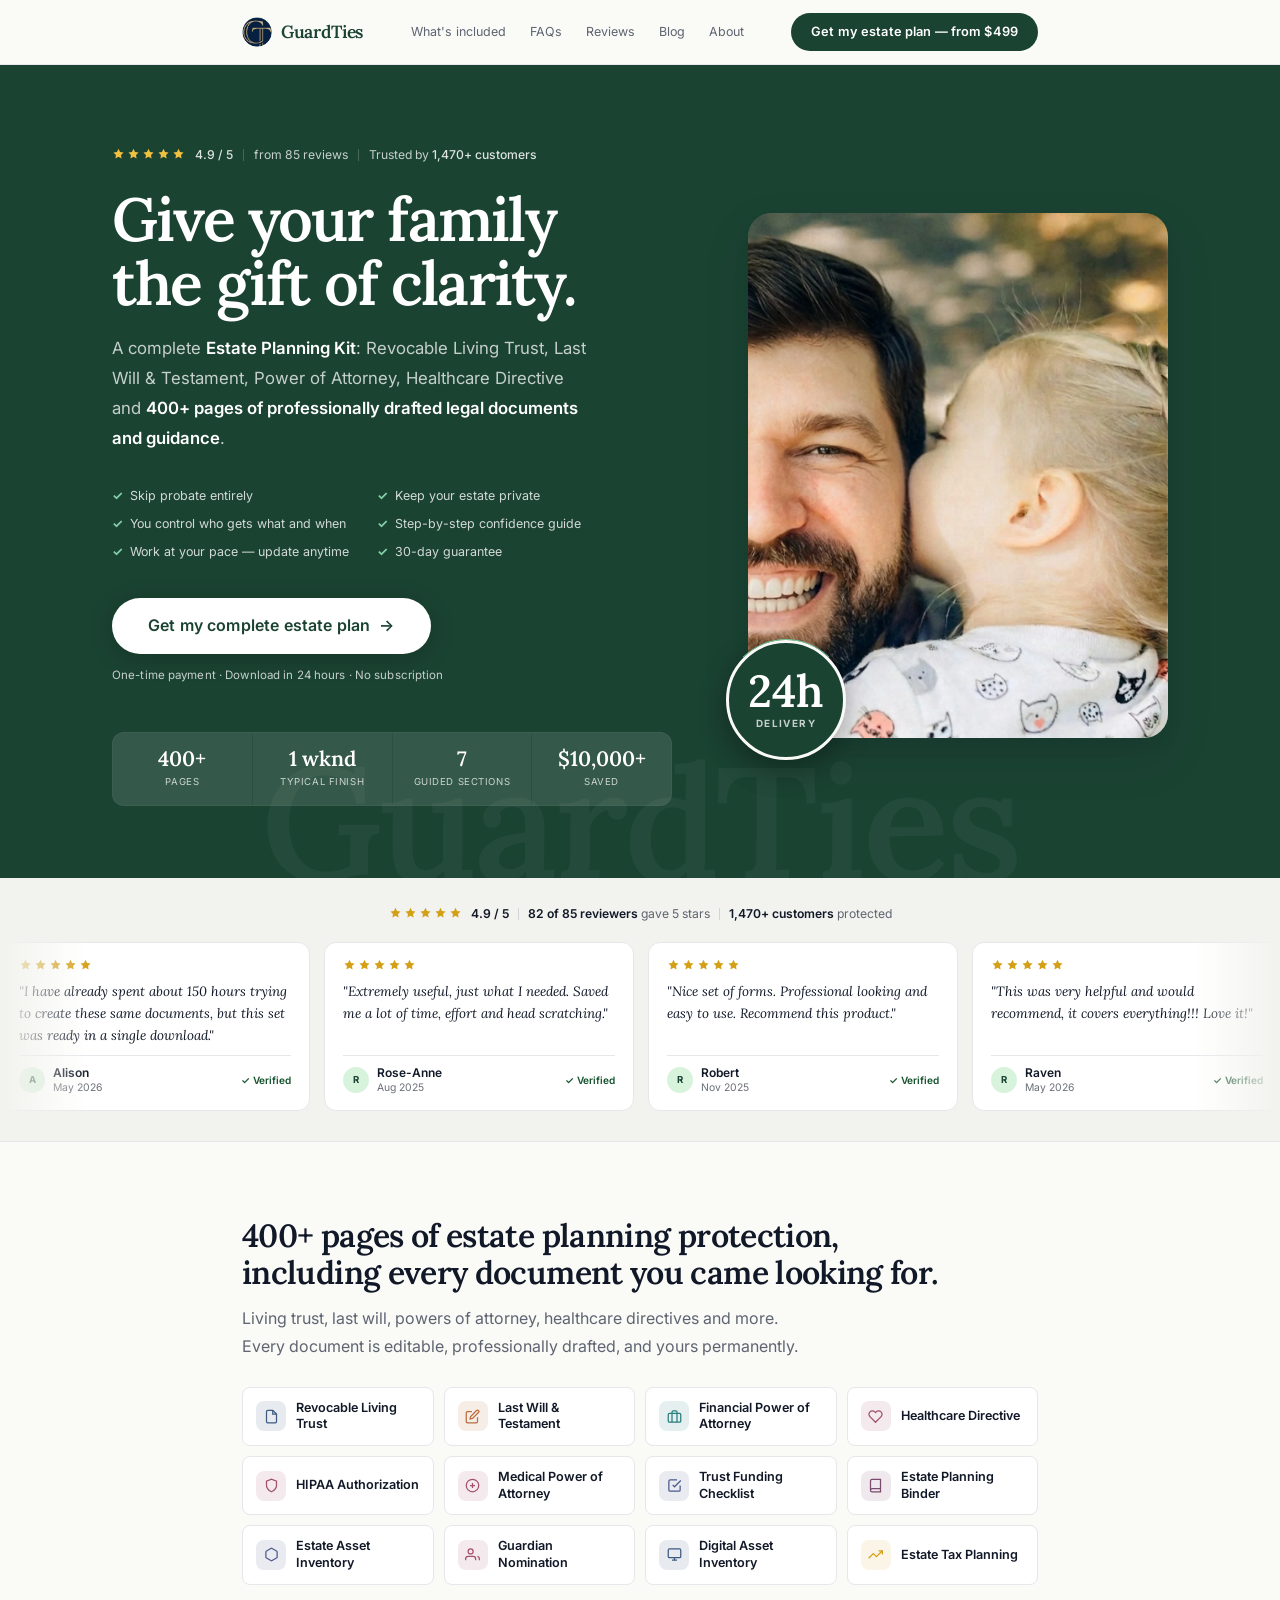
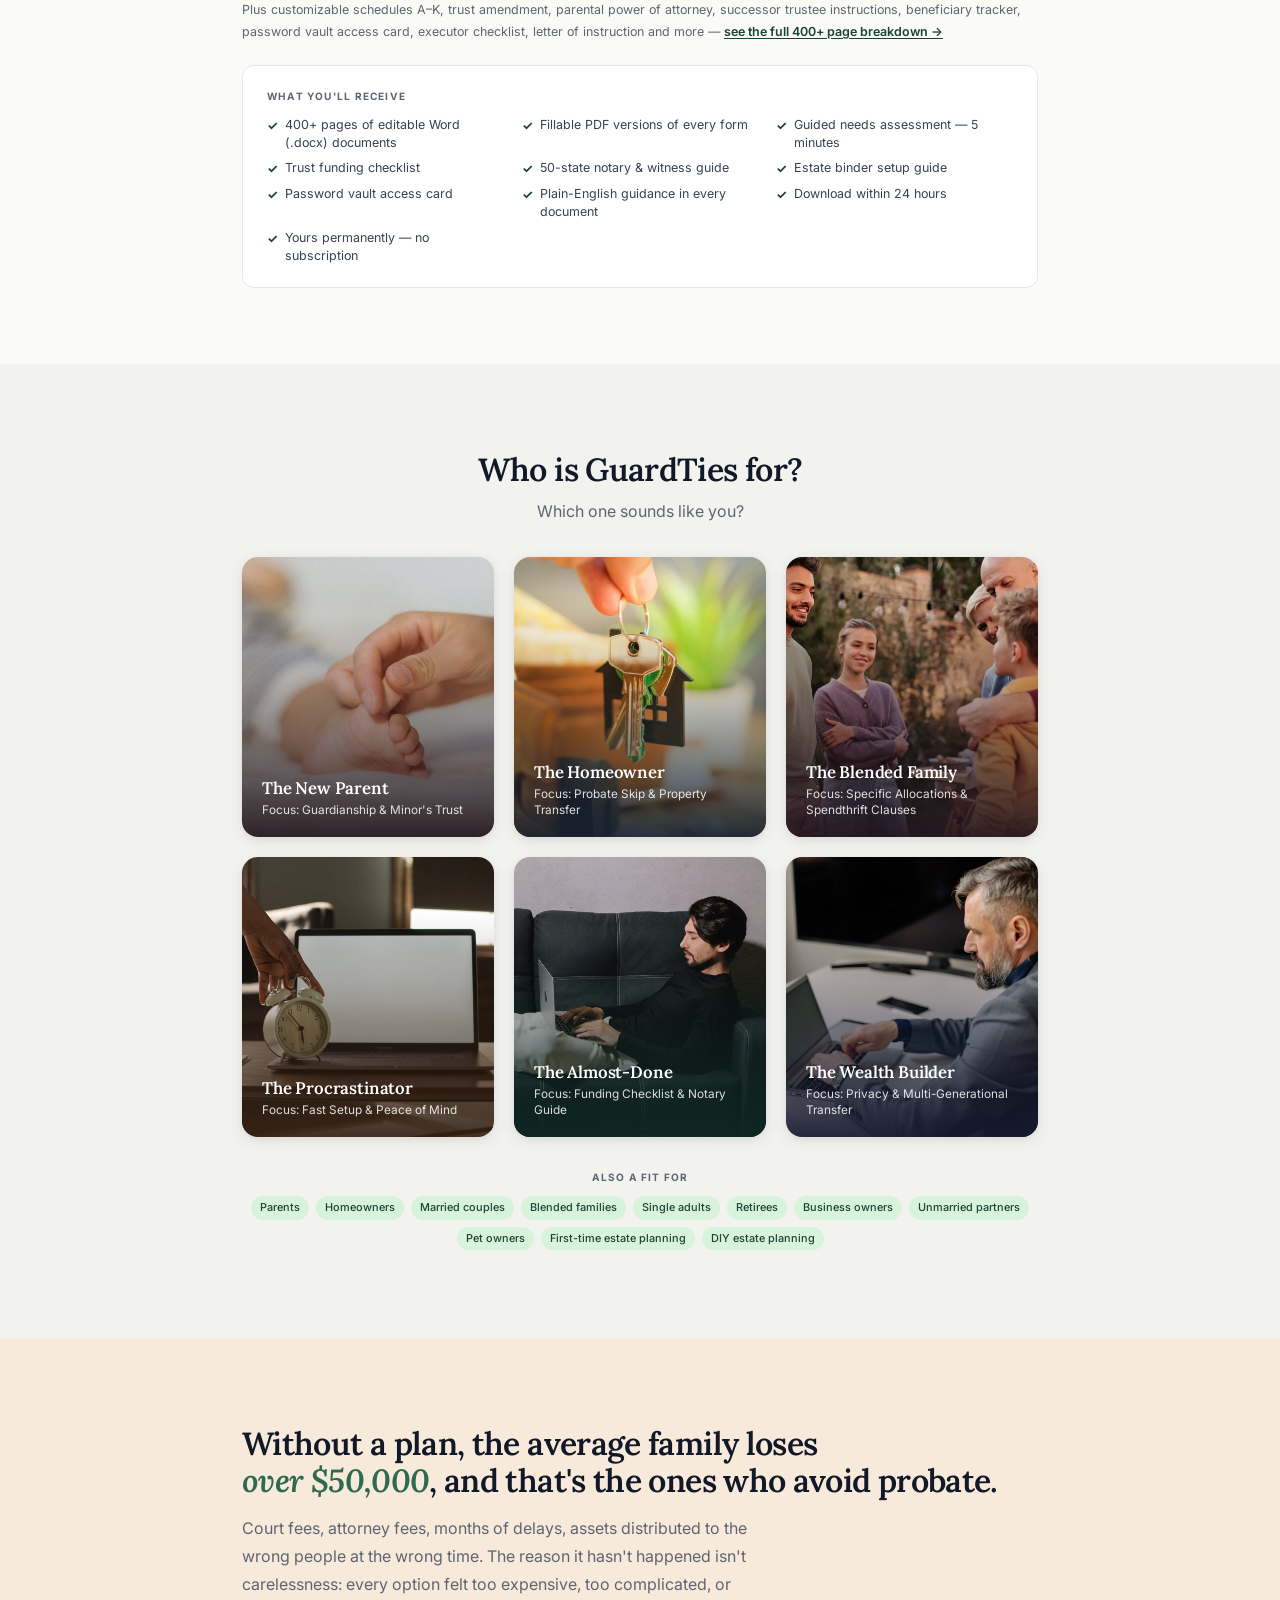
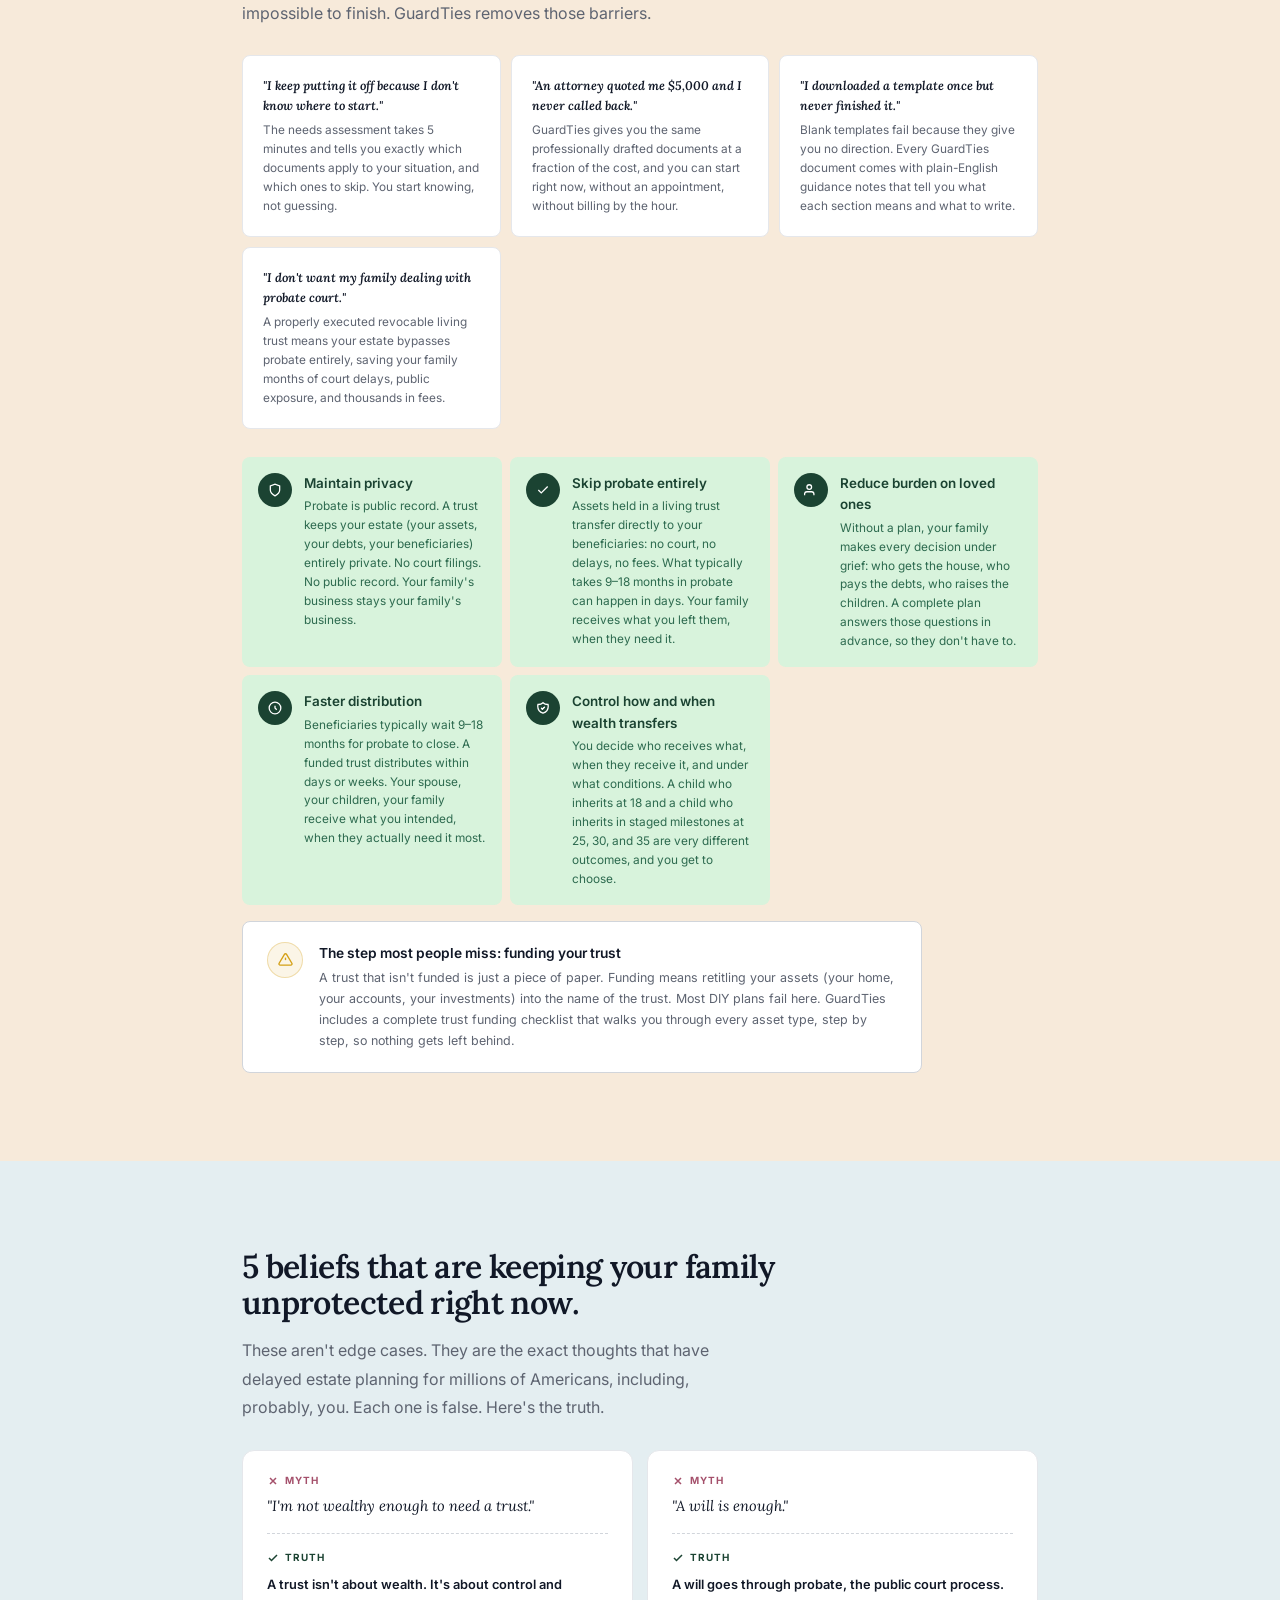
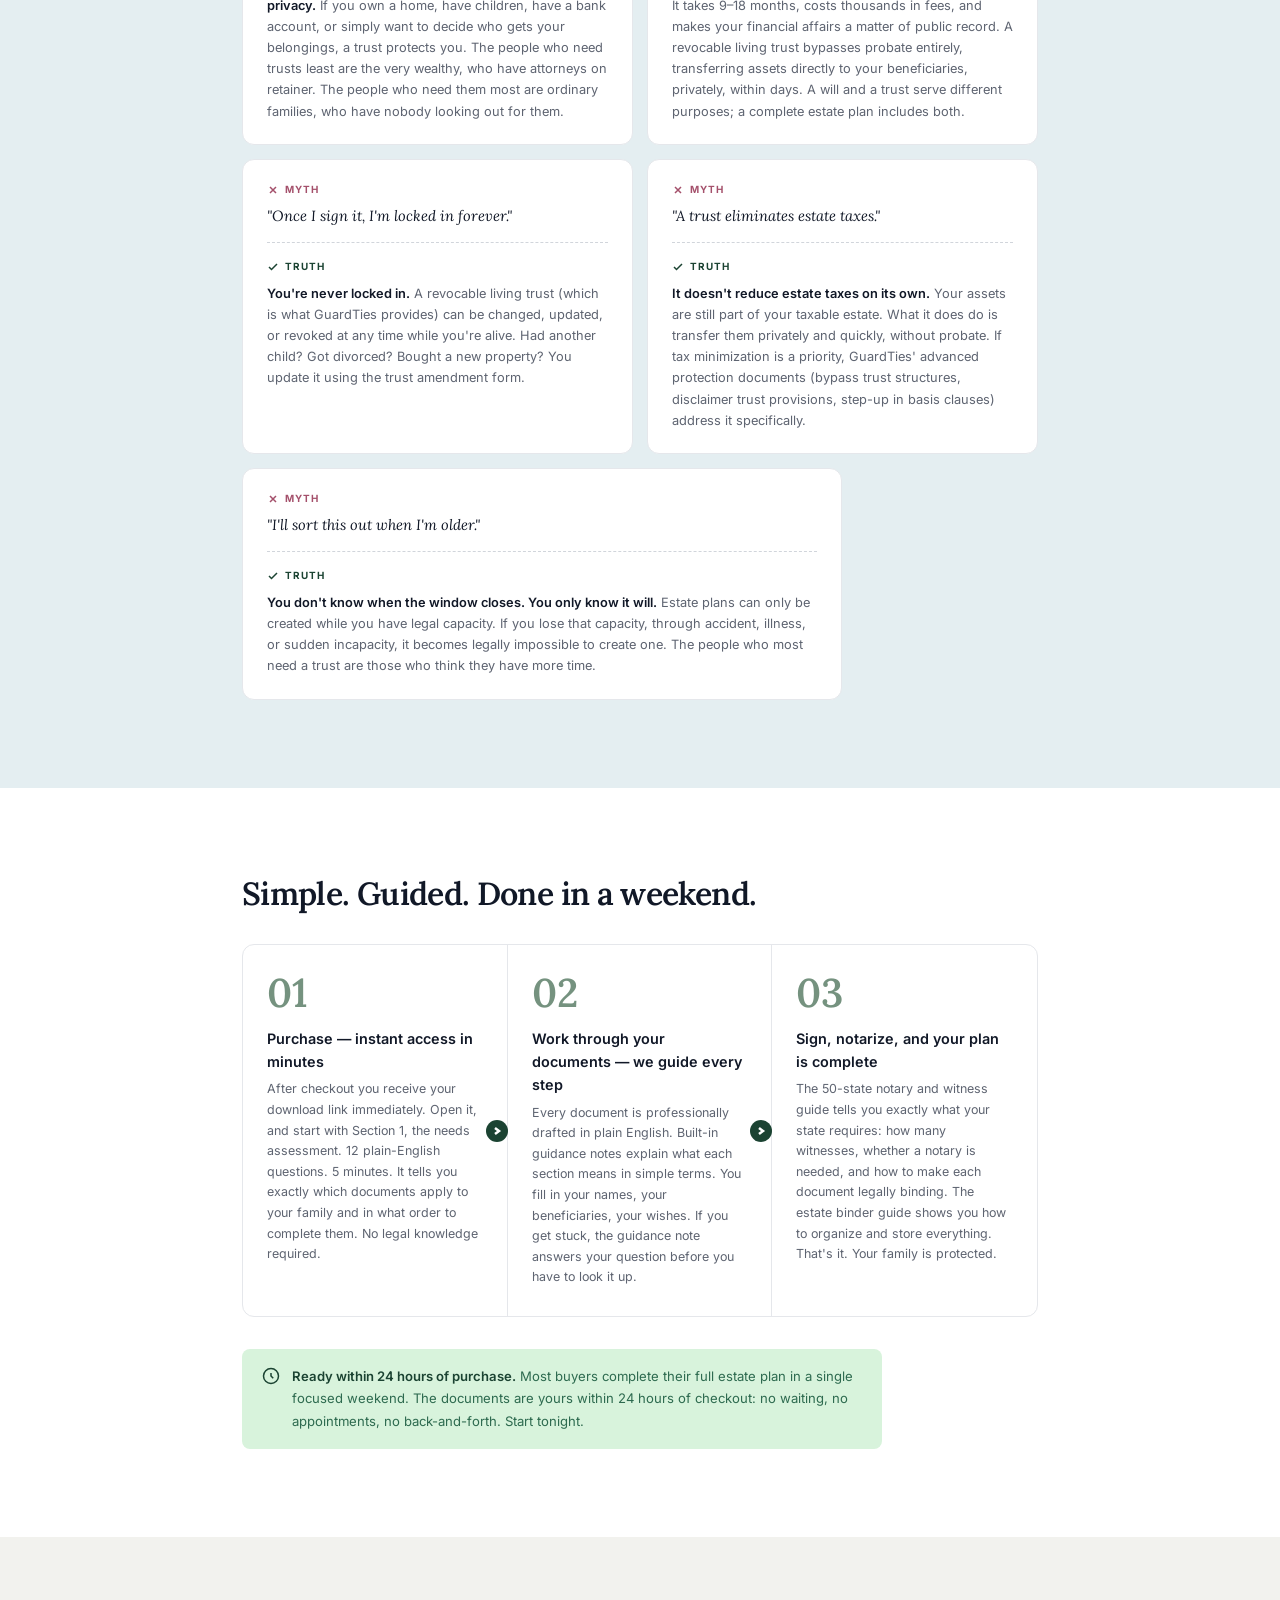
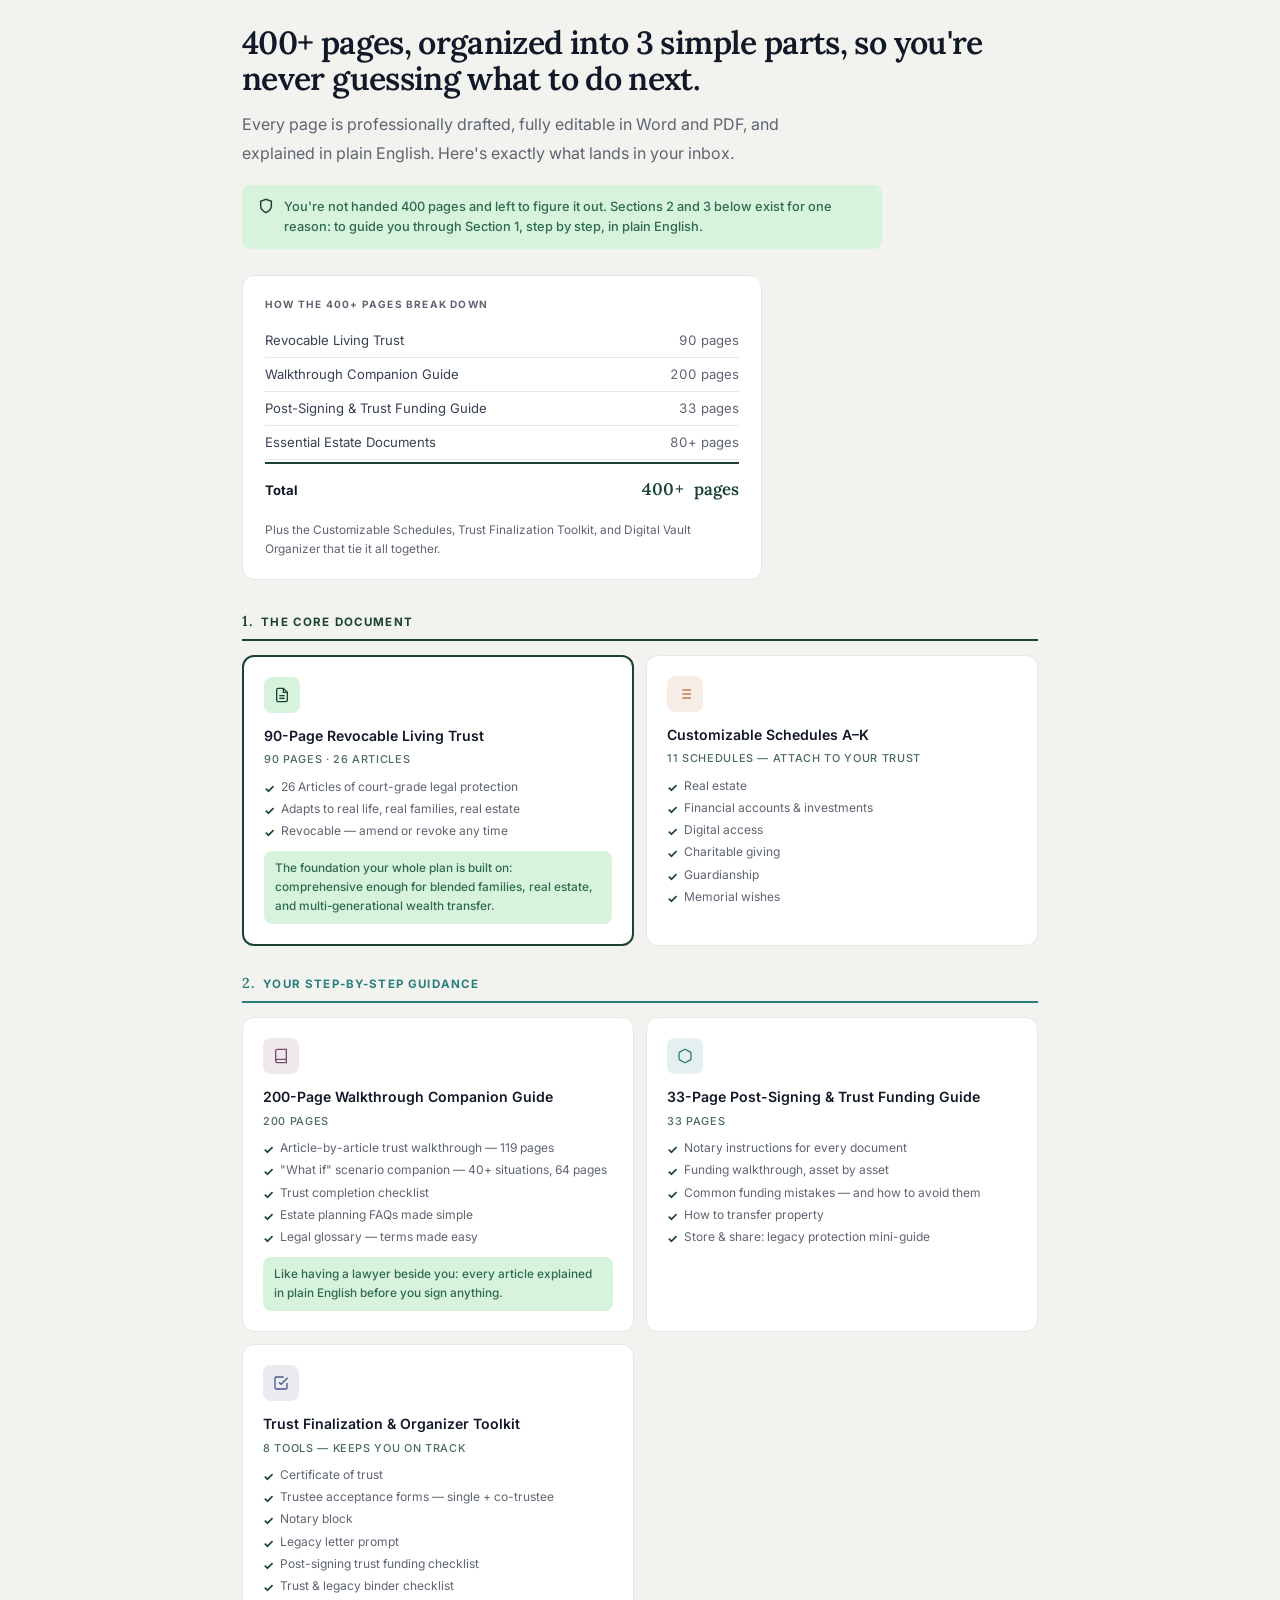
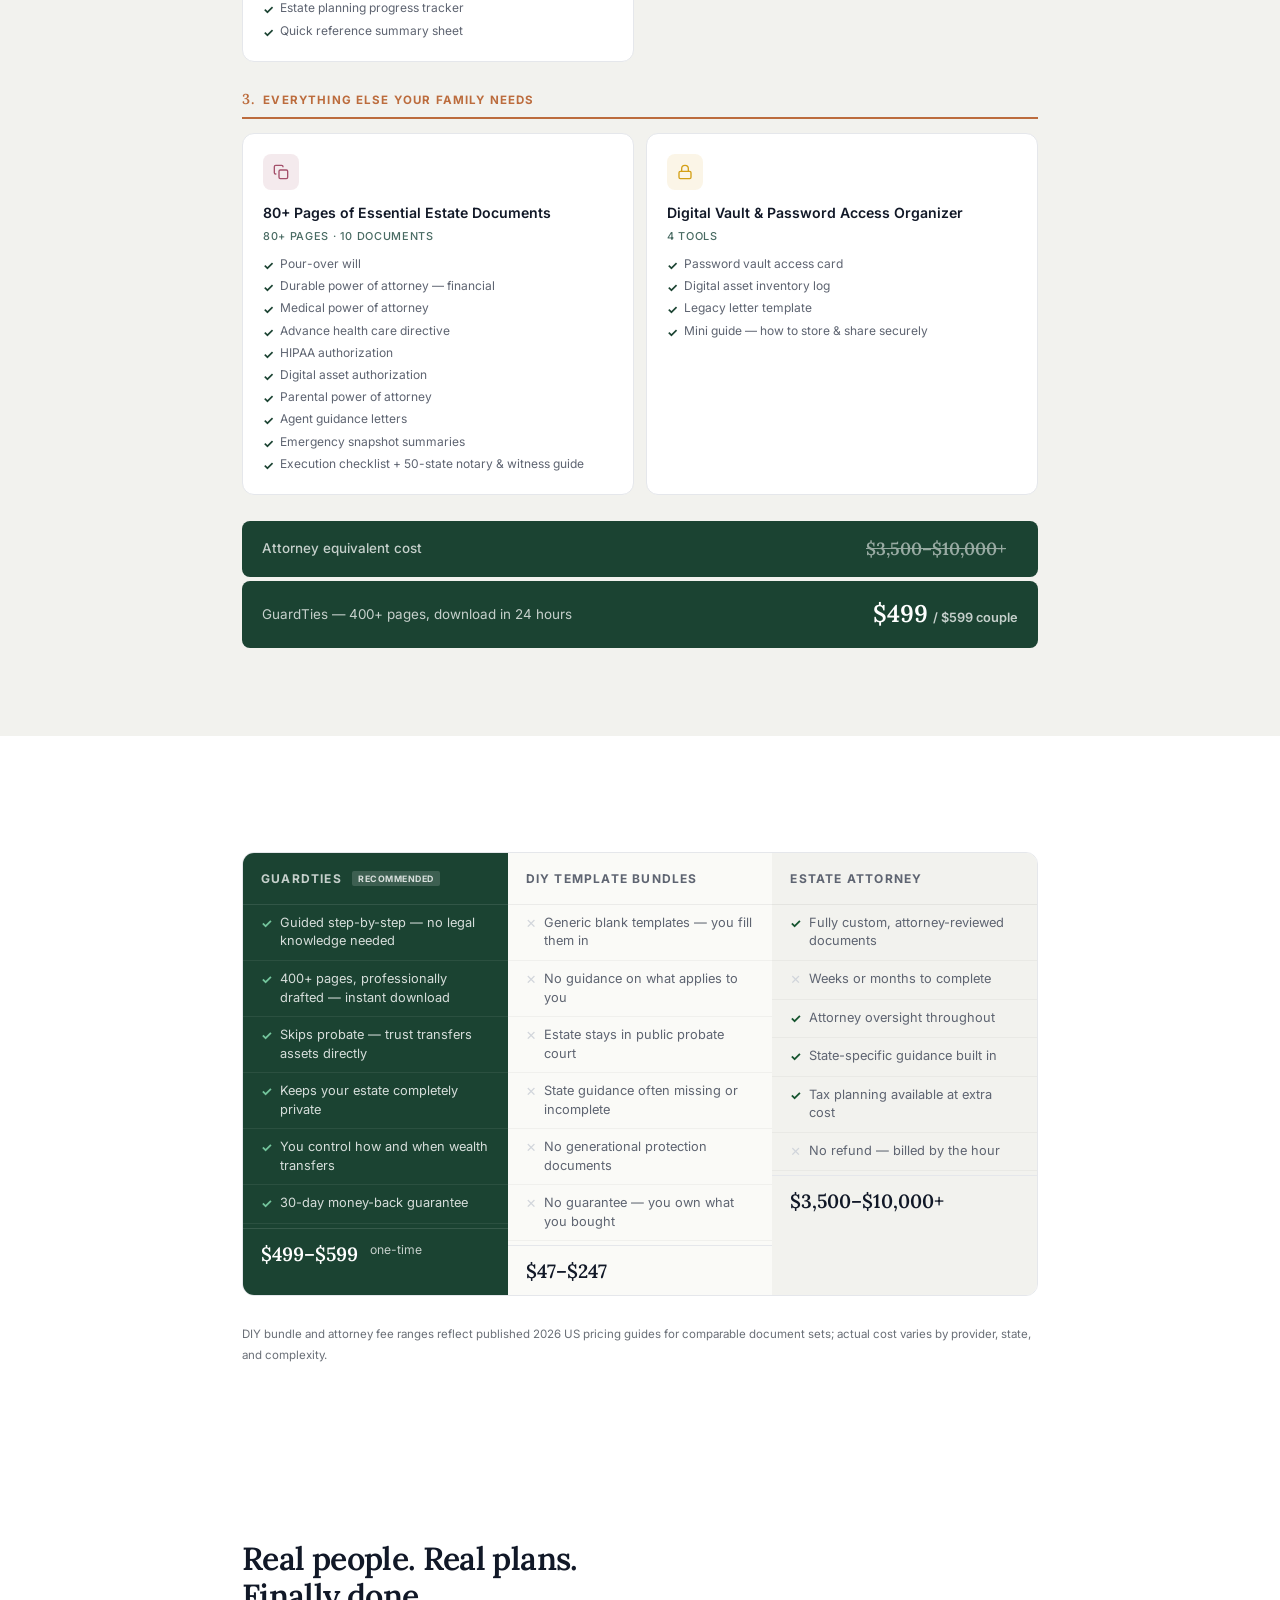
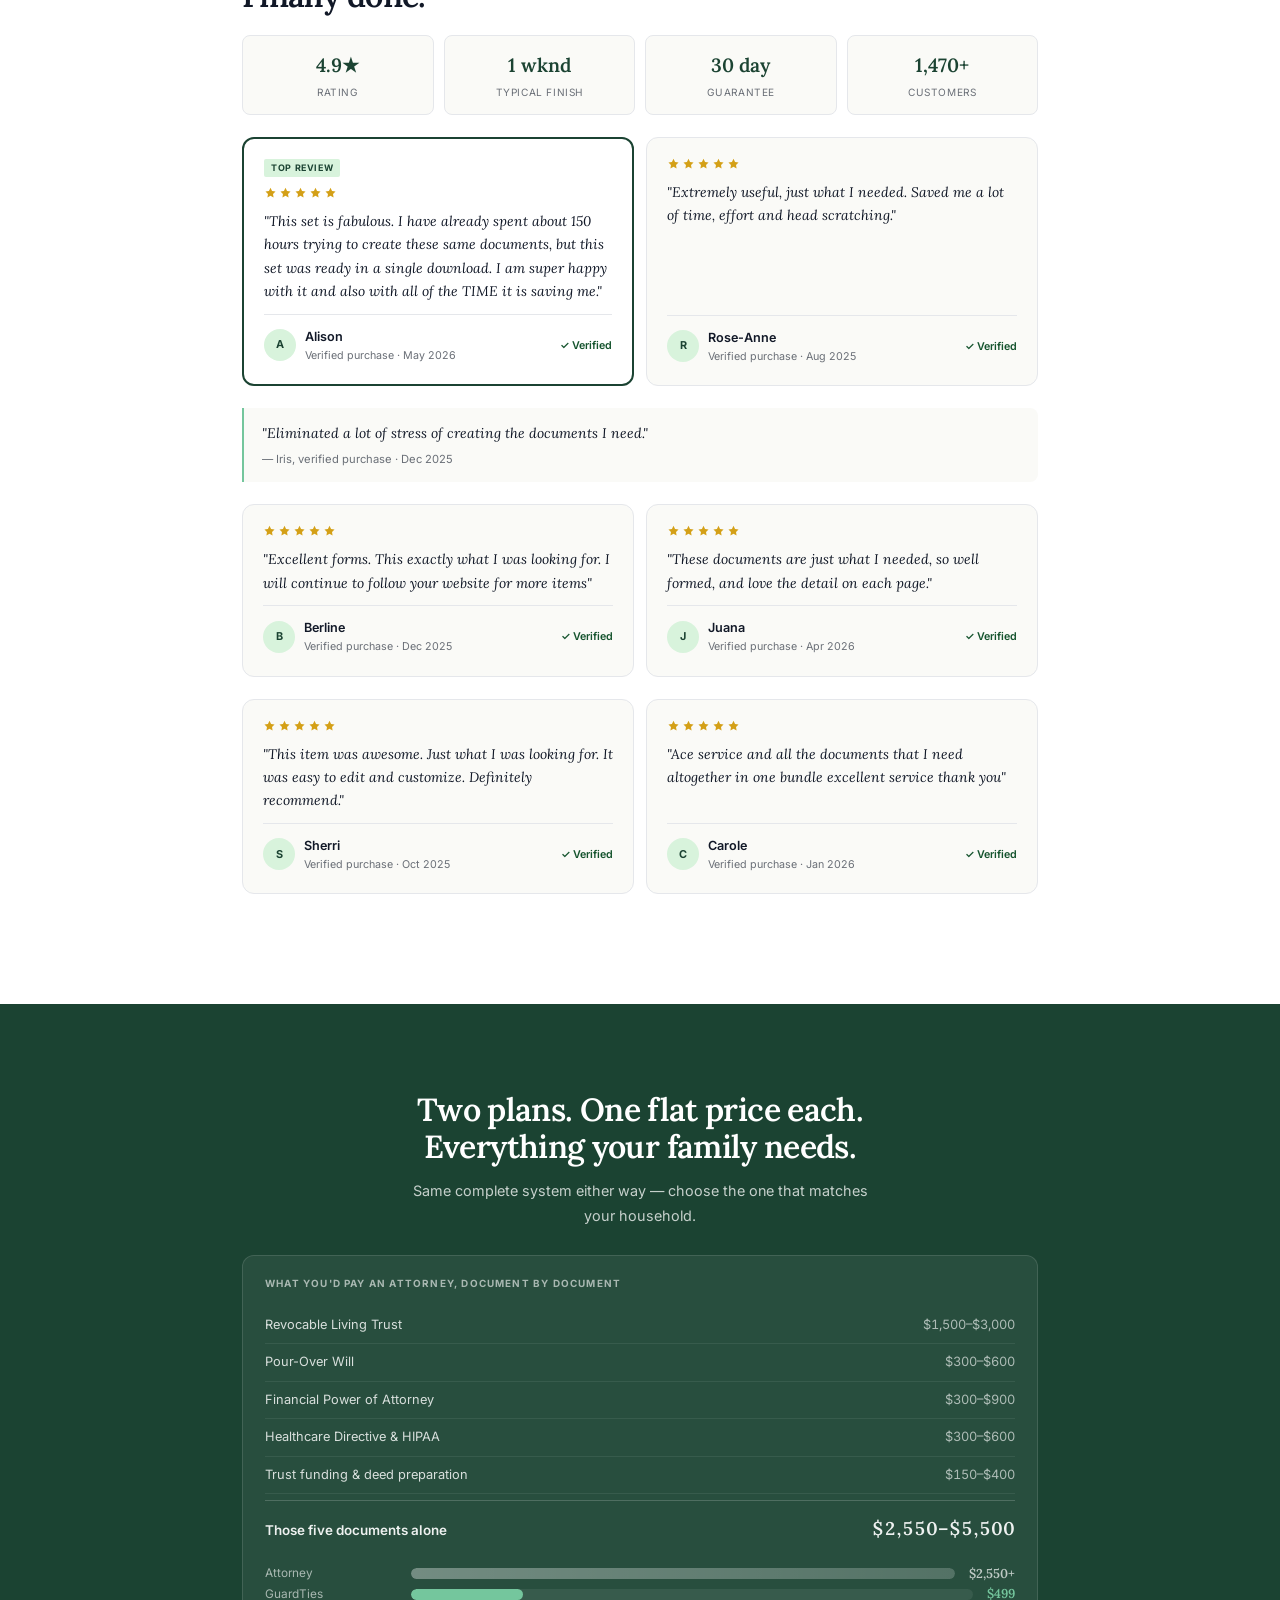
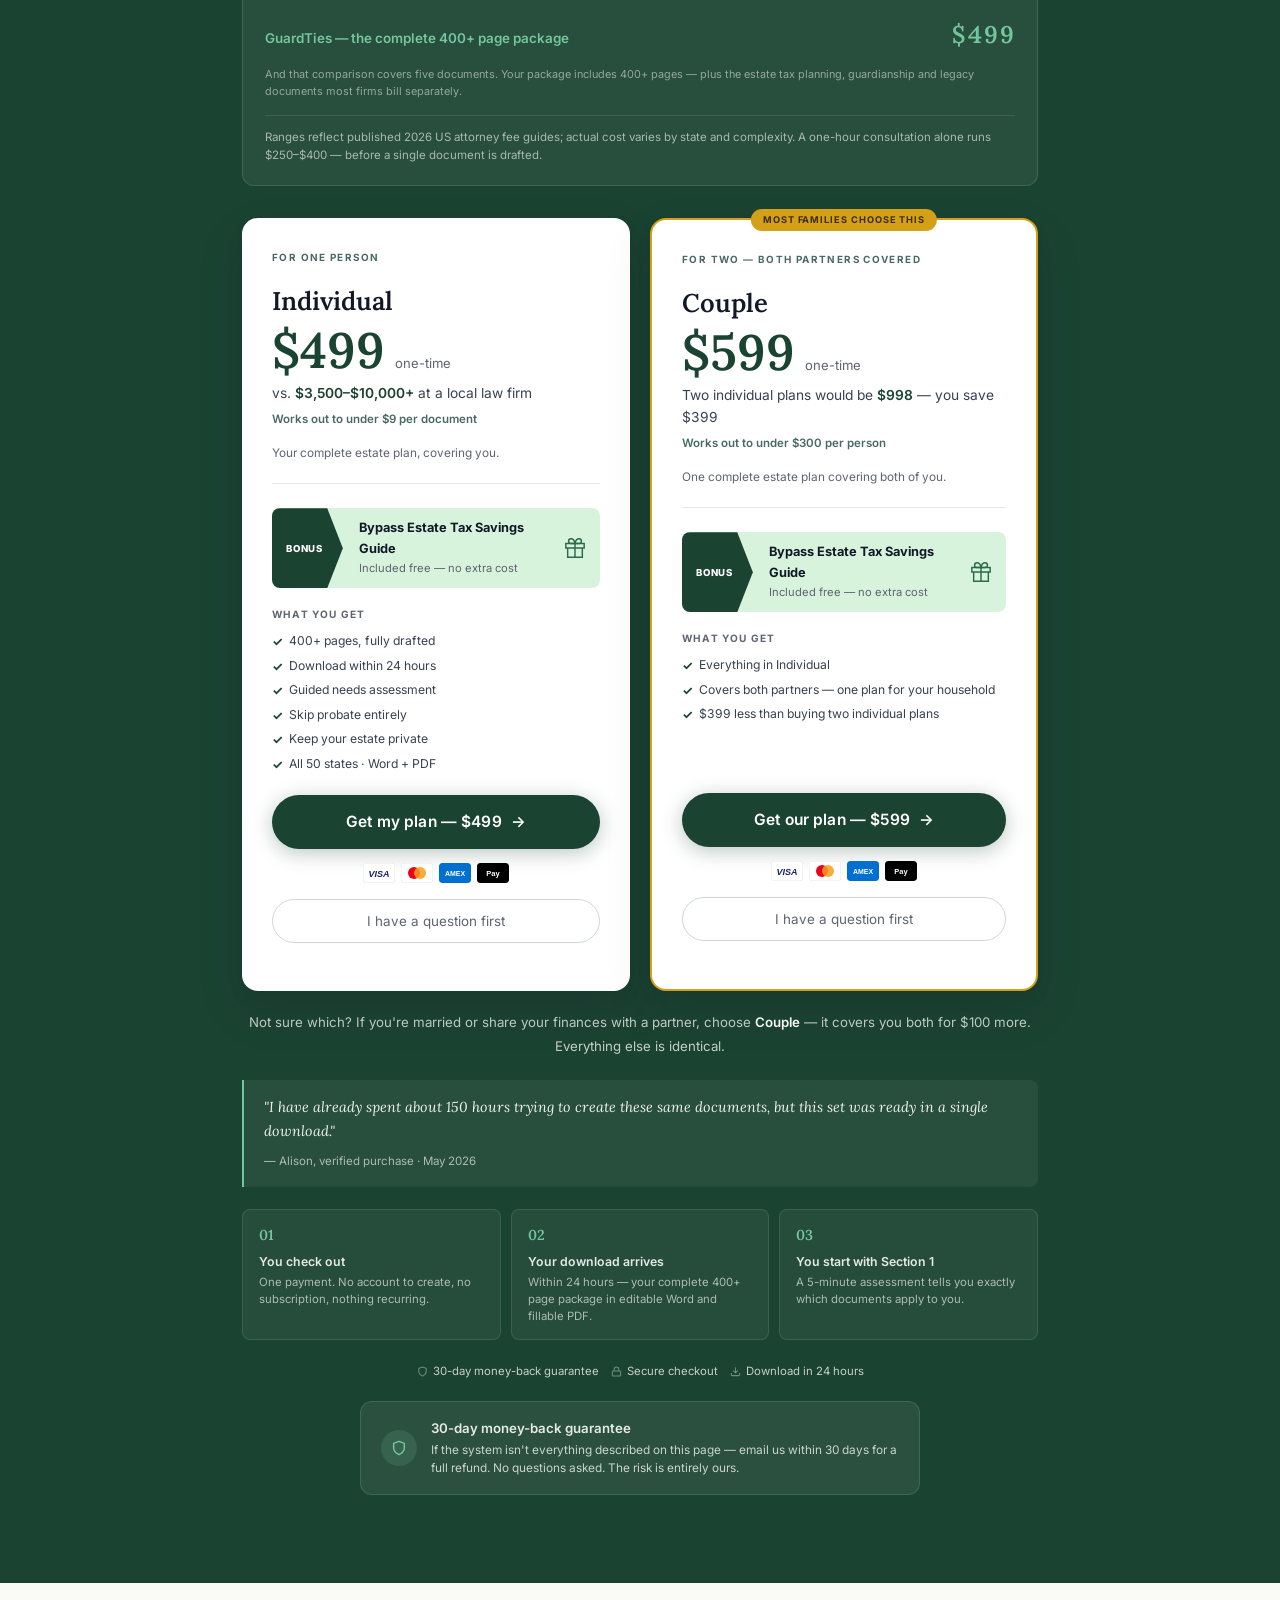
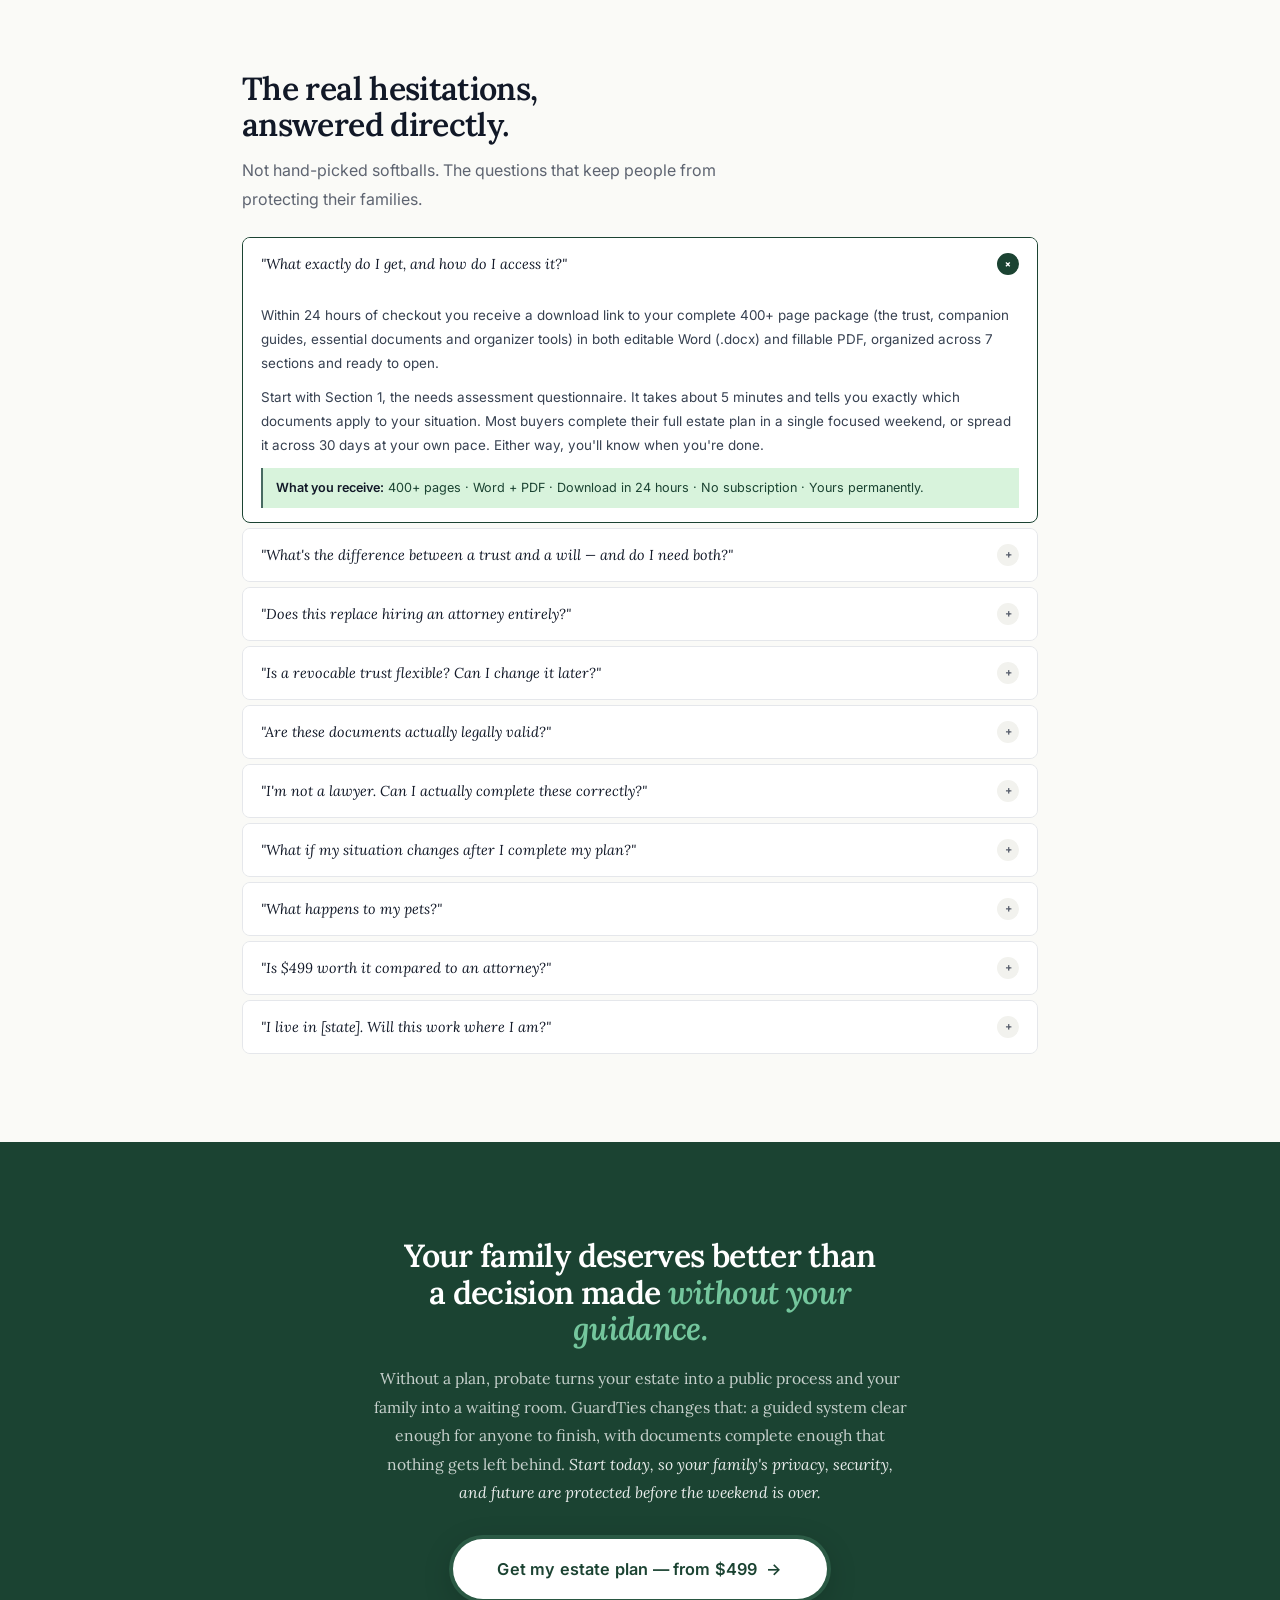
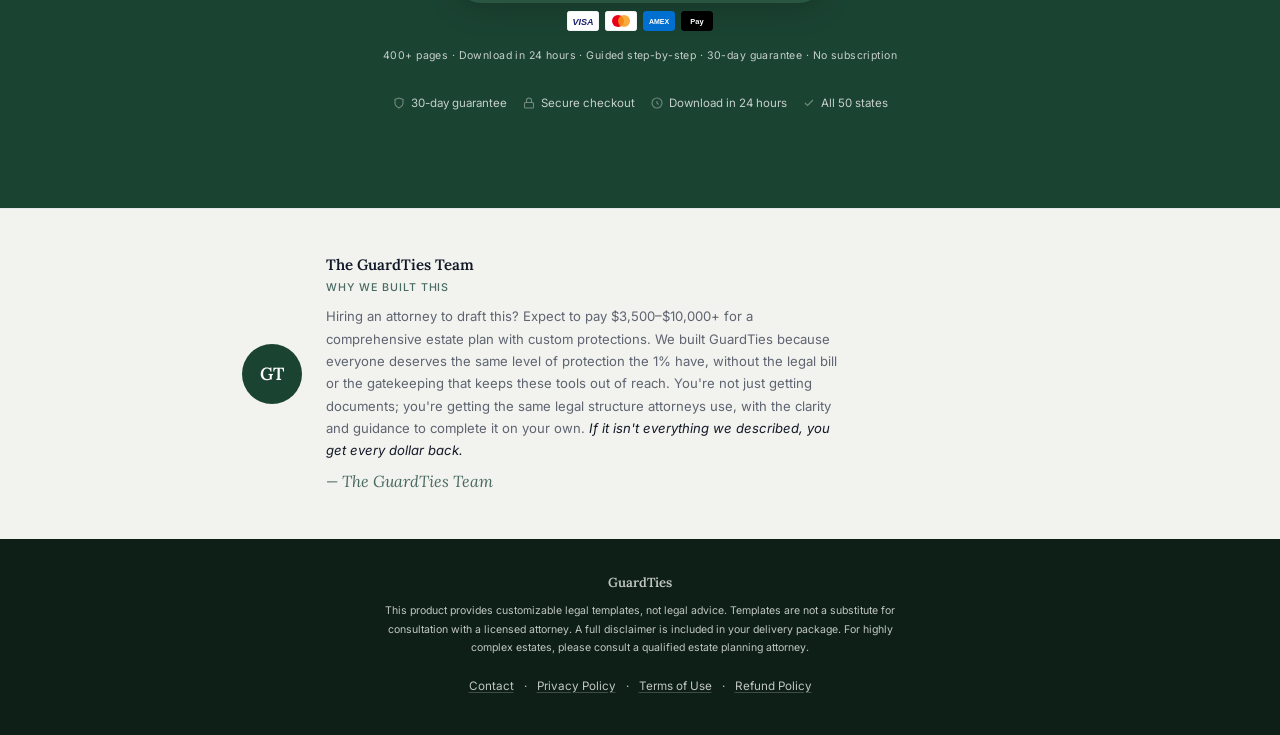
<file: index.html>
<!DOCTYPE html>
<html lang="en">
<head>
<meta charset="UTF-8">
<meta name="viewport" content="width=device-width, initial-scale=1.0">
<link rel="icon" type="image/png" sizes="32x32" href="/assets/favicon-32.png">
<link rel="icon" type="image/png" sizes="16x16" href="/assets/favicon-16.png">
<link rel="apple-touch-icon" href="/assets/apple-touch-icon.png">
<title>Estate Planning Kit — Living Trust, Will &amp; POA | 400+ Pages</title>
<meta name="description" content="Complete DIY estate planning package: revocable living trust, last will &amp; testament, power of attorney, healthcare directive, HIPAA, trust funding guide and estate binder. 400+ pages, all 50 states. From $499.">
<meta property="og:title" content="Estate Planning Kit — Living Trust, Will &amp; POA | 400+ Pages">
<meta property="og:description" content="Revocable living trust, last will, power of attorney, healthcare directive, estate binder and 400+ pages of professionally drafted documents and guidance. Instant download, all 50 states. From $499.">
<meta property="og:type" content="website">
<meta property="og:image" content="https://guardties.com/assets/og-image.png">
<meta property="og:image:width" content="1200">
<meta property="og:image:height" content="630">
<meta property="og:url" content="https://guardties.com/">
<link rel="canonical" href="https://guardties.com/">
<meta name="twitter:card" content="summary_large_image">
<meta name="twitter:image" content="https://guardties.com/assets/og-image.png">
<meta name="twitter:title" content="Estate Planning Kit — Living Trust, Will &amp; POA | 400+ Pages">
<meta name="twitter:description" content="Living trust, will, power of attorney, healthcare directive and a 400+ page estate planning package. Download in 24 hours. From $499.">
<link rel="preconnect" href="https://fonts.googleapis.com">
<link rel="preconnect" href="https://fonts.gstatic.com" crossorigin>
<link href="https://fonts.googleapis.com/css2?family=Lora:ital,wght@0,400;0,500;0,600;1,400;1,500;1,600&family=Inter:wght@300;400;500;600&display=swap" rel="stylesheet" media="print" onload="this.media='all'">
<noscript><link href="https://fonts.googleapis.com/css2?family=Lora:ital,wght@0,400;0,500;0,600;1,400;1,500;1,600&family=Inter:wght@300;400;500;600&display=swap" rel="stylesheet"></noscript>
<style>
*,*::before,*::after{box-sizing:border-box;margin:0;padding:0}

/* ── TOKENS ── */
:root{
  /* Green palette — Trust & Will inspired, not copied */
  --forest:  #1B4332;   /* primary authority green */
  --forest-2:#2D6A4F;   /* mid green */
  --sage:    #486A62;   /* secondary green (darkened for WCAG AA text contrast) */
  --sage-lt: #74C69D;   /* light green accent */
  --mint:    #D8F3DC;   /* pale green surface */
  --mint-2:  #B7E4C7;   /* slightly deeper mint */
  /* Neutrals */
  --linen:   #FAFAF7;   /* warm off-white, page base */
  --linen-2: #F2F2EE;   /* slightly deeper linen */
  --ink:     #111827;   /* near-black */
  --ink-2:   #374151;
  --ink-3:   #5E6471;   /* darkened for WCAG AA text contrast */
  --faint:   #6A6F77;   /* darkened for WCAG AA text contrast */
  --white:   #FFFFFF;
  /* Gold — single warm accent, used sparingly */
  --gold:    #D4A017;
  --gold-lt: #F0C040;
  --gold-bg: rgba(212,160,23,.1);
  /* Categorical accents — icon variety only (document/persona cards), never on CTAs or brand chrome */
  --acc-blue:    #3D5A80;
  --acc-blue-bg: rgba(61,90,128,.12);
  --acc-clay:    #BC6C3D;
  --acc-clay-bg: rgba(188,108,61,.12);
  --acc-rose:    #A4506B;
  --acc-rose-bg: rgba(164,80,107,.12);
  --acc-teal:    #2A7F7E;
  --acc-teal-bg: rgba(42,127,126,.12);
  --acc-plum:    #7A4B6D;
  --acc-plum-bg: rgba(122,75,109,.12);
  --acc-indigo:    #4A5A8C;
  --acc-indigo-bg: rgba(74,90,140,.12);
  /* Warm section tints — for background rhythm between sections, BetterHelp-inspired */
  --peach:   #F7EADA;
  --sky:     #E4EEF1;
  /* Persona-card overlay darks — same hue family as the accents above, deepened for
     white-text contrast when used as a full-bleed photo gradient */
  --ov-rose:   32,20,26;
  --ov-blue:   22,33,48;
  --ov-plum:   35,22,32;
  --ov-clay:   48,30,17;
  --ov-teal:   14,40,36;
  --ov-indigo: 22,26,46;
  /* Borders */
  --bdr:     #E5E7EB;
  --bdr-2:   #D1D5DB;
  /* Semantic */
  --green-ok:#14532D;
  --green-bg:#F0FDF4;
  /* Type */
  --serif: 'Lora', Georgia, serif;
  --sans:  'Inter', system-ui, sans-serif;
  /* Radius */
  --r4:4px;--r8:8px;--r12:12px;--r16:16px;--r24:24px;--rpill:999px;
  /* Shadows */
  --sh1:0 1px 3px rgba(17,24,39,.06),0 1px 2px rgba(17,24,39,.04);
  --sh2:0 4px 16px rgba(17,24,39,.08),0 2px 6px rgba(17,24,39,.04);
  --sh3:0 20px 48px rgba(17,24,39,.12),0 8px 16px rgba(17,24,39,.06);
  /* Layout */
  --max:860px;
}

/* ── BASE ── */
html{scroll-behavior:smooth;font-size:16px}
body{font-family:var(--sans);color:var(--ink-2);background:var(--linen);-webkit-font-smoothing:antialiased;overflow-x:hidden;line-height:1.6}
h1,h2,h3{font-family:var(--serif);font-weight:600;color:var(--ink);line-height:1.15;letter-spacing:-.02em}
h1{font-size:clamp(2.4rem,5.8vw,3.8rem);line-height:1.05;letter-spacing:-.03em}
h2{font-size:clamp(1.5rem,3.4vw,2rem)}
h3{font-size:1.05rem;letter-spacing:-.01em}
p{line-height:1.78;color:var(--ink-2)}
a{color:inherit;text-decoration:none}
em{font-style:italic}
strong{font-weight:600;color:var(--ink)}
:focus-visible{outline:2px solid var(--forest);outline-offset:3px;border-radius:var(--r4)}

/* ── LAYOUT ── */
.w{max-width:var(--max);margin:0 auto;padding:0 32px}
section{padding:88px 0}
.rule{border:none;border-top:1px solid var(--bdr);margin:40px 0}

/* ── PROGRESS ── */
#pb{position:fixed;top:0;left:0;width:0%;height:3px;background:var(--sage-lt);z-index:500;pointer-events:none;transition:width .08s linear}

/* ── NAV ── */
#nav{position:sticky;top:0;z-index:400;background:rgba(250,250,247,.97);border-bottom:1px solid var(--bdr);backdrop-filter:blur(16px);-webkit-backdrop-filter:blur(16px);transition:box-shadow .2s}
#nav.shd{box-shadow:0 2px 12px rgba(17,24,39,.07)}
.nav-w{max-width:var(--max);margin:0 auto;padding:0 32px;display:flex;align-items:center;justify-content:space-between;height:64px}
.logo{font-family:var(--serif);font-size:1.1rem;font-weight:600;color:var(--forest);display:flex;align-items:center;gap:9px;letter-spacing:-.02em}
.logo-icon{width:30px;height:30px;border-radius:50%;flex-shrink:0;object-fit:contain}
.nav-links{display:flex;align-items:center;gap:24px}
.nav-lnk{font-size:.78rem;color:var(--ink-3);transition:color .15s}
.nav-lnk:hover{color:var(--forest)}
/* Primary CTA: white on forest — WCAG: #fff on #1B4332 = 9.2:1 ✓ */
.nav-cta{display:inline-flex;align-items:center;height:38px;padding:0 20px;background:var(--forest);color:var(--white);border:none;border-radius:var(--rpill);font-size:.8rem;font-weight:600;cursor:pointer;letter-spacing:.01em;transition:background .15s,transform .1s;white-space:nowrap}
.nav-cta:hover{background:var(--forest-2);transform:translateY(-1px)}
.cta-short{display:none}

/* ── SECTION EYEBROW ── */
.eyebrow{display:inline-flex;align-items:center;gap:7px;font-size:.63rem;font-weight:700;text-transform:uppercase;letter-spacing:.14em;color:var(--sage);margin-bottom:14px}
.eyebrow::before{content:'';width:18px;height:2px;background:var(--sage-lt);border-radius:1px;flex-shrink:0}

/* ── SCROLL REVEAL ── */
.sr{opacity:0;transform:translateY(14px);transition:opacity .44s ease,transform .44s ease}
.sr.on{opacity:1;transform:none}
.sr.d1{transition-delay:.08s}.sr.d2{transition-delay:.16s}.sr.d3{transition-delay:.24s}

/* ════════════════════════════
   HERO — forest green, centered
════════════════════════════ */
#hero{background:var(--forest);padding:80px 0 72px;position:relative;overflow:hidden}
/* Subtle texture — large background text */
#hero::before{
  content:'GuardTies';
  position:absolute;left:50%;bottom:-1.5rem;transform:translateX(-50%);
  font-family:var(--serif);font-size:clamp(5rem,13vw,10rem);
  font-weight:600;color:rgba(255,255,255,.04);
  line-height:1;pointer-events:none;user-select:none;letter-spacing:-.02em;
  white-space:nowrap;
}
.hero-inner{max-width:1120px;margin:0 auto;padding:0 32px;position:relative;z-index:1;display:grid;grid-template-columns:1fr 420px;gap:56px;align-items:center;text-align:left}
.hero-copy{min-width:0}

/* ── Hero photo ── */
.hero-media{position:relative}
.hero-photo-card{position:relative;border-radius:var(--r24);overflow:hidden;box-shadow:var(--sh3);aspect-ratio:4/5;background:var(--forest-2)}
.hero-photo-card img{width:100%;height:100%;object-fit:cover;display:block}

/* ── THE SIGNATURE ELEMENT: instant access badge ── */
.delivery-badge{
  display:inline-flex;flex-direction:column;align-items:center;
  width:120px;height:120px;border-radius:50%;
  background:rgba(255,255,255,.07);
  border:1.5px solid rgba(255,255,255,.18);
  justify-content:center;gap:2px;
  margin:0 auto 32px;
  position:relative;
}
/* Overlaid on the hero photo card instead of centered above the headline */
.hero-media .delivery-badge{
  position:absolute;bottom:-22px;left:-22px;margin:0;
  background:var(--forest);border:3px solid var(--linen);
  box-shadow:0 10px 28px rgba(0,0,0,.3);z-index:2;
}
/* Subtle sweep ring animation */
.delivery-badge::after{
  content:'';
  position:absolute;inset:-4px;border-radius:50%;
  border:1.5px solid transparent;
  border-top-color:var(--sage-lt);
  animation:sweep 3s linear infinite;
}
@keyframes sweep{to{transform:rotate(360deg)}}
.db-number{font-family:var(--serif);font-size:2.8rem;font-weight:600;color:var(--white);line-height:1}
.db-label{font-size:.62rem;font-weight:700;text-transform:uppercase;letter-spacing:.14em;color:rgba(255,255,255,.75)}

/* Social proof */
.hero-proof{display:flex;align-items:center;justify-content:flex-start;gap:10px;flex-wrap:wrap;margin-bottom:24px}
.hp-stars{display:flex;gap:2px}
.hp-star{width:13px;height:13px;fill:var(--gold-lt);flex-shrink:0}
.hp-txt{font-size:.76rem;color:rgba(255,255,255,.75)}
.hp-txt strong{color:rgba(255,255,255,.85);font-weight:500}
.hp-sep{width:1px;height:12px;background:rgba(255,255,255,.2)}

/* Hero headline */
.hero-h{color:var(--white);margin-bottom:18px;max-width:560px}
.hero-h .ital{font-style:italic;color:var(--sage-lt)}
.hero-sub{font-size:1.05rem;color:rgba(255,255,255,.75);line-height:1.78;max-width:480px;margin:0 0 32px}

/* Trust pills */
.hero-pills{display:grid;grid-template-columns:repeat(2,auto);gap:8px 28px;justify-content:flex-start;margin-bottom:36px}
.hp{display:flex;align-items:baseline;gap:7px;font-size:.78rem;font-weight:400;color:rgba(255,255,255,.8)}
/* Lighter than --sage-lt: on the pill's translucent background that token only
   reaches 4.29:1, just under AA. This hits 4.78:1. */
.hp-ok{color:#84CFA9;font-weight:700}

/* Hero CTA group */
.hero-cta-group{display:flex;flex-direction:column;align-items:flex-start;gap:12px}
.btn-primary{
  display:inline-flex;align-items:center;justify-content:center;gap:9px;
  height:56px;padding:0 36px;
  background:var(--white);color:var(--forest);
  border:none;border-radius:var(--rpill);
  font-family:var(--sans);font-size:1rem;font-weight:600;
  cursor:pointer;letter-spacing:.01em;
  box-shadow:0 4px 24px rgba(0,0,0,.2);
  transition:background .15s,transform .12s,box-shadow .15s;
  text-decoration:none;
}
.btn-primary:hover{background:var(--mint);transform:translateY(-2px);box-shadow:0 8px 32px rgba(0,0,0,.25)}
.btn-arr{transition:transform .18s;flex-shrink:0}
.btn-primary:hover .btn-arr{transform:translateX(4px)}
.hero-cta-note{font-size:.72rem;color:rgba(255,255,255,.75);letter-spacing:.01em}

/* Hero stats */
.hero-stats{display:grid;grid-template-columns:repeat(4,1fr);gap:1px;background:rgba(255,255,255,.08);border:1px solid rgba(255,255,255,.08);border-radius:var(--r12);overflow:hidden;margin-top:48px;max-width:560px}
.hstat{background:rgba(255,255,255,.04);padding:16px 8px;text-align:center}
.hstat-n{font-family:var(--serif);font-size:1.3rem;font-weight:600;color:var(--white);line-height:1}
.hstat-l{font-size:.6rem;color:rgba(255,255,255,.75);margin-top:4px;text-transform:uppercase;letter-spacing:.06em}

/* ════════════════════════════
   REVIEW MARQUEE — infinite loop
════════════════════════════ */
#proof-strip{background:var(--linen-2);border-bottom:1px solid var(--bdr);padding:26px 0 30px;overflow:hidden}
.marquee-head{display:flex;align-items:center;justify-content:center;gap:9px;flex-wrap:wrap;margin-bottom:18px;padding:0 20px}
.mh-stars{display:flex;gap:2px}
.mh-star{width:13px;height:13px;fill:var(--gold);flex-shrink:0}
.mh-txt{font-size:.76rem;color:var(--ink-3)}
.mh-txt strong{color:var(--ink);font-weight:600}
.mh-sep{width:1px;height:12px;background:var(--bdr-2)}
/* Viewport with soft edge fade so cards enter/exit gracefully */
.marquee{position:relative;overflow:hidden;
  -webkit-mask-image:linear-gradient(to right,transparent,#000 7%,#000 93%,transparent);
  mask-image:linear-gradient(to right,transparent,#000 7%,#000 93%,transparent)}
.marquee-track{--mq-gap:14px;display:flex;width:max-content;gap:var(--mq-gap);animation:marquee-slide 60s linear infinite;will-change:transform}
.marquee:hover .marquee-track,.marquee:focus-within .marquee-track{animation-play-state:paused}
/* -50% lands half a gap short of a clean wrap — the extra half-gap makes the loop seamless */
@keyframes marquee-slide{from{transform:translateX(0)}to{transform:translateX(calc(-50% - (var(--mq-gap) / 2)))}}
.mq-card{flex:0 0 auto;width:310px;background:var(--white);border:1px solid var(--bdr);border-radius:var(--r12);padding:16px 18px;display:flex;flex-direction:column;gap:9px}
.mq-stars{display:flex;gap:2px}
.mq-q{font-family:var(--serif);font-style:italic;font-size:.84rem;color:var(--ink);line-height:1.62;flex:1}
.mq-row{display:flex;align-items:center;gap:8px;padding-top:9px;border-top:1px solid var(--bdr)}
.mq-av{width:26px;height:26px;border-radius:50%;background:var(--mint);color:var(--forest);font-size:.6rem;font-weight:700;display:flex;align-items:center;justify-content:center;flex-shrink:0}
.mq-name{font-size:.75rem;font-weight:600;color:var(--ink);line-height:1.3}
.mq-meta{font-size:.65rem;color:var(--faint);line-height:1.3}
.mq-chk{margin-left:auto;font-size:.63rem;color:var(--green-ok);font-weight:600;white-space:nowrap}
@media(max-width:680px){
  .mq-card{width:270px}
  .marquee-track{animation-duration:45s}
  /* These proof lines wrap on narrow screens; the divider would strand at a line end */
  .hp-sep,.mh-sep{display:none}
}
/* Reduced motion: stop the loop, let people swipe through instead */
@media(prefers-reduced-motion:reduce){
  .marquee{overflow-x:auto;-webkit-overflow-scrolling:touch;
    -webkit-mask-image:none;mask-image:none}
  .marquee-track{animation:none}
}

/* ════════════════════════════
   WHAT'S IN THE KIT — plain document names, high on the page
════════════════════════════ */
#kit{background:var(--linen);padding:76px 0}
.kit-grid{display:grid;grid-template-columns:repeat(4,1fr);gap:10px;margin-top:26px}
.kit-item{display:flex;align-items:center;gap:10px;background:var(--white);border:1px solid var(--bdr);border-radius:var(--r8);padding:12px 13px;transition:border-color .15s,transform .18s,box-shadow .18s}
.kit-item:hover{border-color:var(--bdr-2);transform:translateY(-2px);box-shadow:var(--sh1)}
.kit-ico{width:30px;height:30px;border-radius:var(--r8);background:var(--mint);display:flex;align-items:center;justify-content:center;flex-shrink:0}
.kit-ico svg{width:15px;height:15px;stroke:var(--forest);fill:none;stroke-width:2}
.kit-ico.c-blue{background:var(--acc-blue-bg)}.kit-ico.c-blue svg{stroke:var(--acc-blue)}
.kit-ico.c-clay{background:var(--acc-clay-bg)}.kit-ico.c-clay svg{stroke:var(--acc-clay)}
.kit-ico.c-rose{background:var(--acc-rose-bg)}.kit-ico.c-rose svg{stroke:var(--acc-rose)}
.kit-ico.c-teal{background:var(--acc-teal-bg)}.kit-ico.c-teal svg{stroke:var(--acc-teal)}
.kit-ico.c-plum{background:var(--acc-plum-bg)}.kit-ico.c-plum svg{stroke:var(--acc-plum)}
.kit-ico.c-indigo{background:var(--acc-indigo-bg)}.kit-ico.c-indigo svg{stroke:var(--acc-indigo)}
.kit-ico.c-gold{background:var(--gold-bg)}.kit-ico.c-gold svg{stroke:var(--gold)}
.kit-t{font-size:.79rem;font-weight:600;color:var(--ink);line-height:1.32}
.kit-more{font-size:.78rem;color:var(--ink-3);margin-top:14px}
.kit-more a{color:var(--forest);font-weight:600;text-decoration:underline;text-underline-offset:2px}
/* Deliverables — the "what lands in my inbox" answer */
.kit-receive{background:var(--white);border:1px solid var(--bdr);border-radius:var(--r12);padding:22px 24px;margin-top:22px}
.kit-receive-lbl{font-size:.63rem;font-weight:700;text-transform:uppercase;letter-spacing:.12em;color:var(--ink-3);margin-bottom:12px}
.kit-receive-grid{display:grid;grid-template-columns:repeat(3,1fr);gap:7px 18px}
.kit-rec{display:flex;gap:7px;align-items:flex-start;font-size:.78rem;color:var(--ink-2);line-height:1.45}
.kit-rec-ok{color:var(--forest);font-weight:700;flex-shrink:0;margin-top:1px}
@media(max-width:900px){
  .kit-grid{grid-template-columns:repeat(3,1fr)}
  .kit-receive-grid{grid-template-columns:repeat(2,1fr)}
}
@media(max-width:680px){
  .kit-grid{grid-template-columns:repeat(2,1fr);gap:8px}
  .kit-item{padding:11px}
  .kit-t{font-size:.74rem}
  .kit-receive-grid{grid-template-columns:1fr}
}

/* ════════════════════════════
   HOW IT WORKS
════════════════════════════ */
#how{background:var(--white)}
.process-grid{display:grid;grid-template-columns:repeat(auto-fit,minmax(200px,1fr));gap:0;margin:32px 0;border:1px solid var(--bdr);border-radius:var(--r12);overflow:hidden}
.process-step{padding:28px 24px;border-right:1px solid var(--bdr);position:relative}
.process-step:last-child{border-right:none}
.ps-number{font-family:var(--serif);font-size:2.5rem;font-weight:600;color:#75927F;line-height:1;margin-bottom:14px}
.ps-title{font-size:.9rem;font-weight:600;color:var(--ink);margin-bottom:6px}
.ps-desc{font-size:.78rem;color:var(--ink-3);line-height:1.65}
/* Connector arrow */
.ps-arrow{position:absolute;top:50%;right:-1px;transform:translateY(-50%);width:22px;height:22px;background:var(--forest);border-radius:50%;display:flex;align-items:center;justify-content:center;z-index:1}
.ps-arrow svg{width:10px;height:10px;fill:none;stroke:#fff;stroke-width:2.5}
.process-step:last-child .ps-arrow{display:none}

/* ════════════════════════════
   MYTHS — scannable myth/truth cards
════════════════════════════ */
#myths{background:var(--sky);padding:88px 0}
.myth-grid{display:grid;grid-template-columns:repeat(auto-fit,minmax(320px,1fr));gap:14px;margin-top:28px}
.myth-card{background:var(--white);border:1px solid var(--bdr);border-radius:var(--r12);padding:22px 24px;transition:box-shadow .2s,transform .2s}
.myth-card:hover{box-shadow:var(--sh2);transform:translateY(-2px)}
.myth-card.full{grid-column:1/-1;max-width:600px}
.myth-tag{display:flex;align-items:center;gap:6px;font-size:.62rem;font-weight:700;text-transform:uppercase;letter-spacing:.1em;margin-bottom:8px}
.myth-tag svg{width:12px;height:12px;flex-shrink:0}
.myth-tag.no{color:var(--acc-rose)}
.myth-tag.yes{color:var(--forest)}
.myth-q{font-family:var(--serif);font-style:italic;font-size:.92rem;color:var(--ink);line-height:1.4;margin-bottom:16px;padding-bottom:16px;border-bottom:1px dashed var(--bdr-2)}
.myth-a{font-size:.8rem;color:var(--ink-3);line-height:1.65}
.myth-a strong{color:var(--ink);font-weight:600}
@media(max-width:680px){
  .myth-grid{grid-template-columns:1fr}
  .myth-card.full{max-width:none}
}

/* ════════════════════════════
   WHAT YOU RECEIVE
════════════════════════════ */
#receive{background:var(--linen-2)}
.receive-reassure{display:flex;align-items:flex-start;gap:10px;background:var(--mint);border-radius:var(--r8);padding:12px 16px;margin:18px 0 26px;max-width:640px}
.receive-reassure svg{width:16px;height:16px;stroke:var(--forest);fill:none;stroke-width:2.2;flex-shrink:0;margin-top:1px}
.receive-reassure p{font-size:.8rem;color:var(--forest-2);line-height:1.55;font-weight:500}
/* At-a-glance total — shows the buyer how 400+ pages breaks down, so the number isn't just asserted */
.pages-glance{background:var(--white);border:1px solid var(--bdr);border-radius:var(--r12);padding:20px 22px;margin-bottom:30px;max-width:520px}
.pg-lbl{font-size:.63rem;font-weight:700;text-transform:uppercase;letter-spacing:.12em;color:var(--ink-3);margin-bottom:12px}
.pg-row{display:flex;justify-content:space-between;align-items:baseline;gap:12px;padding:6px 0;border-bottom:1px solid var(--bdr)}
.pg-label{font-size:.82rem;color:var(--ink-2)}
.pg-val{font-size:.82rem;color:var(--ink-3);font-variant-numeric:tabular-nums;white-space:nowrap}
.pg-row.total{border-bottom:none;border-top:2px solid var(--forest);margin-top:2px;padding-top:12px}
.pg-row.total .pg-label{font-weight:700;color:var(--ink)}
.pg-row.total .pg-val{font-family:var(--serif);font-weight:600;color:var(--forest);font-size:1.05rem}
.pg-extra{font-size:.74rem;color:var(--ink-3);margin-top:12px;line-height:1.6}
/* Cluster labels — group the 7 pieces into 3 plain-English buckets */
.doc-group{margin-bottom:26px}
.doc-group-lbl{display:flex;align-items:baseline;gap:8px;font-size:.72rem;font-weight:700;text-transform:uppercase;letter-spacing:.1em;color:var(--dg,var(--forest));margin-bottom:14px;padding-bottom:6px;border-bottom:2px solid var(--dg,var(--forest))}
.doc-group-lbl .dgn{font-family:var(--serif);font-size:.9rem;font-weight:600}
.doc-group-lbl .dgn::after{content:'.'}
.docs-grid{display:grid;grid-template-columns:repeat(auto-fit,minmax(260px,1fr));gap:12px;margin:0}
.doc-section{background:var(--white);border:1px solid var(--bdr);border-radius:var(--r12);padding:20px;transition:box-shadow .2s,transform .2s}
.doc-section:hover{box-shadow:var(--sh2);transform:translateY(-2px)}
.doc-section.featured{border-color:var(--forest);border-width:2px}
.ds-icon{width:36px;height:36px;background:var(--mint);border-radius:var(--r8);display:flex;align-items:center;justify-content:center;margin-bottom:12px;flex-shrink:0}
.ds-icon svg{width:16px;height:16px;stroke:var(--forest);fill:none;stroke-width:2}
/* Categorical icon accents — document + persona cards only */
.ds-icon.c-blue,.persona-icon.c-blue{background:var(--acc-blue-bg)}
.ds-icon.c-blue svg,.persona-icon.c-blue svg{stroke:var(--acc-blue)}
.ds-icon.c-clay,.persona-icon.c-clay{background:var(--acc-clay-bg)}
.ds-icon.c-clay svg,.persona-icon.c-clay svg{stroke:var(--acc-clay)}
.ds-icon.c-rose,.persona-icon.c-rose{background:var(--acc-rose-bg)}
.ds-icon.c-rose svg,.persona-icon.c-rose svg{stroke:var(--acc-rose)}
.ds-icon.c-teal,.persona-icon.c-teal{background:var(--acc-teal-bg)}
.ds-icon.c-teal svg,.persona-icon.c-teal svg{stroke:var(--acc-teal)}
.ds-icon.c-plum,.persona-icon.c-plum{background:var(--acc-plum-bg)}
.ds-icon.c-plum svg,.persona-icon.c-plum svg{stroke:var(--acc-plum)}
.ds-icon.c-gold{background:var(--gold-bg)}
.ds-icon.c-gold svg{stroke:var(--gold)}
.ds-icon.c-indigo,.persona-icon.c-indigo{background:var(--acc-indigo-bg)}
.ds-icon.c-indigo svg,.persona-icon.c-indigo svg{stroke:var(--acc-indigo)}
.ds-title{font-size:.88rem;font-weight:600;color:var(--ink);margin-bottom:4px}
.ds-count{font-size:.68rem;color:var(--sage);font-weight:500;margin-bottom:10px;text-transform:uppercase;letter-spacing:.06em}
.ds-docs{display:flex;flex-direction:column;gap:4px}
.ds-doc{font-size:.75rem;color:var(--ink-3);display:flex;gap:6px;align-items:flex-start;line-height:1.4}
.ds-ok{color:var(--forest);font-weight:700;flex-shrink:0;font-size:.77rem;margin-top:1px}
.ds-note{background:var(--mint);border-radius:var(--r8);padding:8px 11px;margin-top:10px;font-size:.74rem;color:var(--forest-2);line-height:1.6;font-weight:500}
.total-bar{display:flex;justify-content:space-between;align-items:center;background:var(--forest);border-radius:var(--r8);padding:14px 20px;margin-top:10px}
.tb-l{font-size:.84rem;color:rgba(255,255,255,.75);font-weight:500}
.tb-r{font-family:var(--serif);font-size:1.4rem;font-weight:600;color:var(--white)}

/* ════════════════════════════
   COMPARISON
════════════════════════════ */
#compare{background:var(--white)}
.cmp-table{display:grid;grid-template-columns:1fr 1fr 1fr;gap:0;border:1px solid var(--bdr);border-radius:var(--r12);overflow:hidden;margin:28px 0}
.cmp-col{display:flex;flex-direction:column}
.cmp-col.us{background:var(--forest);color:var(--white)}
.cmp-col.them{background:var(--linen)}
.cmp-col.them2{background:var(--linen-2)}
.cmp-head{padding:16px 18px;border-bottom:1px solid rgba(0,0,0,.06);font-size:.75rem;font-weight:700;text-transform:uppercase;letter-spacing:.1em}
.cmp-col.us .cmp-head{color:rgba(255,255,255,.75);border-bottom-color:rgba(255,255,255,.1)}
.cmp-col.them .cmp-head,.cmp-col.them2 .cmp-head{color:var(--ink-3)}
.cmp-row{display:flex;gap:8px;align-items:flex-start;padding:9px 18px;border-bottom:1px solid rgba(0,0,0,.04);font-size:.8rem;line-height:1.45}
.cmp-col.us .cmp-row{color:rgba(255,255,255,.82);border-bottom-color:rgba(255,255,255,.07)}
.cmp-col.them .cmp-row,.cmp-col.them2 .cmp-row{color:var(--ink-3)}
.cmp-ok{color:var(--sage-lt);font-weight:700;flex-shrink:0;margin-top:1px}
.cmp-nx{color:var(--bdr-2);font-weight:700;flex-shrink:0;margin-top:1px}
.cmp-row:last-child{border-bottom:none}
.cmp-badge{font-size:.55rem;font-weight:700;text-transform:uppercase;letter-spacing:.06em;background:rgba(255,255,255,.15);color:rgba(255,255,255,.8);padding:2px 6px;border-radius:2px;margin-left:6px;vertical-align:middle}

/* ════════════════════════════
   WHO IT'S FOR — photo cards
════════════════════════════ */
#who{background:var(--linen-2)}
.who-grid{display:grid;grid-template-columns:repeat(3,1fr);gap:20px;margin:32px 0}
.who-card{display:block;position:relative;height:280px;border-radius:var(--r16);overflow:hidden;box-shadow:var(--sh2);transition:transform .25s ease,box-shadow .25s ease;cursor:pointer}
.who-card:hover{transform:translateY(-3px);box-shadow:var(--sh3)}
.who-card img{position:absolute;inset:0;width:100%;height:100%;object-fit:cover;transition:transform .5s ease}
.who-card:hover img{transform:scale(1.06)}
.who-card::after{content:'';position:absolute;inset:0;z-index:1;background:linear-gradient(to top, rgba(var(--ov,9,26,21),.92) 0%, rgba(var(--ov,9,26,21),.2) 55%, rgba(var(--ov,9,26,21),0) 80%)}
.who-card-overlay{position:absolute;left:0;right:0;bottom:0;padding:18px 20px;z-index:2}
.who-card-overlay h3{font-family:var(--serif);font-size:1.05rem;font-weight:600;color:var(--white);margin-bottom:3px;letter-spacing:-.01em;line-height:1.25}
.who-card-overlay p{font-size:.74rem;color:rgba(255,255,255,.85);line-height:1.4;margin:0}

/* ════════════════════════════
   PRICING
════════════════════════════ */
#pricing{background:var(--forest);padding:88px 0}
/* Two tiers side by side; they equalise height so the CTAs line up */
.pricing-grid{display:grid;grid-template-columns:repeat(2,1fr);gap:20px;max-width:820px;margin:32px auto 0;align-items:stretch}
.pricing-card{
  background:var(--white);
  border-radius:var(--r16);
  padding:32px 30px 28px;
  box-shadow:var(--sh3);
  display:flex;flex-direction:column;
  position:relative;
}
.pricing-card.featured{border:2px solid var(--gold)}
.pc-badge{
  position:absolute;top:-11px;left:50%;transform:translateX(-50%);
  background:var(--gold);color:#3D2C05;
  font-size:.58rem;font-weight:700;text-transform:uppercase;letter-spacing:.1em;
  padding:4px 12px;border-radius:var(--rpill);white-space:nowrap;
}
/* Bonus box — ribbon tag + text + icon, ecom product-page style */
.pc-sticker{display:flex;align-items:stretch;background:var(--mint);border-radius:var(--r8);margin-bottom:18px;overflow:hidden}
.pc-sticker-tag{flex-shrink:0;display:flex;align-items:center;background:var(--forest);color:var(--white);font-size:.6rem;font-weight:800;letter-spacing:.08em;text-transform:uppercase;padding:0 20px 0 14px;clip-path:polygon(0 0,78% 0,100% 50%,78% 100%,0 100%)}
.pc-sticker-body{flex:1;min-width:0;padding:10px 10px 10px 16px}
.pc-sticker-t{font-size:.8rem;font-weight:700;color:var(--ink)}
.pc-sticker-d{font-size:.7rem;color:var(--ink-3);margin-top:1px}
.pc-sticker-icon{flex-shrink:0;display:flex;align-items:center;padding-right:14px}
.pc-sticker-icon svg{width:22px;height:22px;stroke:var(--forest-2);fill:none;stroke-width:1.6}
.pc-foot{margin-top:auto}
@media(max-width:680px){
  .pricing-grid{grid-template-columns:1fr;gap:26px;max-width:420px}
  .pricing-card{padding:28px 22px 24px}
}
.pc-tag{font-size:.62rem;font-weight:700;text-transform:uppercase;letter-spacing:.14em;color:var(--sage);margin-bottom:16px}
.pc-name{font-family:var(--serif);font-size:1.6rem;font-weight:600;color:var(--ink);margin-bottom:4px}
.pc-price-row{display:flex;align-items:baseline;gap:10px;margin-bottom:6px}
.pc-price{font-family:var(--serif);font-size:3.1rem;font-weight:600;color:var(--forest);line-height:1}
.pc-period{font-size:.82rem;color:var(--ink-3)}
.pc-anchor{font-size:.86rem;color:var(--ink-2);margin-bottom:14px}
.pc-anchor strong{color:var(--forest);font-weight:600}
.pc-atty{font-size:.74rem;color:var(--ink-3);margin-bottom:24px;padding-bottom:20px;border-bottom:1px solid var(--bdr)}
.pc-atty strong{color:var(--ink)}
/* CTA: white on forest — 9.2:1 ✓ */
.pc-btn{
  display:flex;align-items:center;justify-content:center;gap:9px;
  width:100%;min-height:54px;padding:8px 20px;
  background:var(--forest);color:var(--white);
  border:none;border-radius:var(--rpill);
  font-family:var(--sans);font-size:.97rem;font-weight:600;
  cursor:pointer;letter-spacing:.01em;
  box-shadow:0 4px 20px rgba(27,67,50,.3);
  margin-bottom:14px;
  transition:background .15s,transform .12s,box-shadow .15s;
  text-decoration:none;
  text-align:center;
}
.pc-btn:hover{background:var(--forest-2);transform:translateY(-2px);box-shadow:0 8px 28px rgba(27,67,50,.35)}
.pc-ghost{display:block;width:100%;height:44px;line-height:42px;text-align:center;border:1.5px solid var(--bdr-2);border-radius:var(--rpill);font-size:.84rem;color:var(--ink-3);margin-bottom:20px;transition:border-color .15s,color .15s;text-decoration:none}
.pc-ghost:hover{border-color:var(--forest);color:var(--forest)}
/* Payment method badges — sit right under the buy button, reduce checkout hesitation */
.pay-badges{display:flex;align-items:center;justify-content:center;gap:6px;margin-bottom:16px}
.pay-badges svg{flex-shrink:0;border-radius:3px}
.pc-includes{margin-bottom:22px}
.pc-inc-lbl{font-size:.63rem;font-weight:700;text-transform:uppercase;letter-spacing:.12em;color:var(--ink-3);margin-bottom:10px}
.pc-inc-grid{display:grid;grid-template-columns:1fr;gap:6px}
.pc-inc-item{display:flex;gap:6px;align-items:flex-start;font-size:.76rem;color:var(--ink-2);line-height:1.4}
.pc-inc-ok{color:var(--forest);font-weight:700;flex-shrink:0;margin-top:1px;font-size:.78rem}
.pc-trust{display:flex;flex-wrap:wrap;justify-content:center;gap:12px;padding-top:16px;border-top:1px solid var(--bdr)}
.pct{display:flex;align-items:center;gap:5px;font-size:.71rem;color:var(--ink-3)}
.pct svg{width:11px;height:11px;flex-shrink:0;opacity:.5}
/* Value anchor — makes the price gap visual instead of asserted */
.price-compare{max-width:820px;margin:26px auto 24px;background:rgba(255,255,255,.06);border:1px solid rgba(255,255,255,.12);border-radius:var(--r12);padding:20px 22px}
.pcmp-lbl{font-size:.62rem;font-weight:700;text-transform:uppercase;letter-spacing:.12em;color:rgba(255,255,255,.6);margin-bottom:15px}
.pcmp-row{display:grid;grid-template-columns:132px 1fr auto;align-items:center;gap:14px;margin-bottom:11px}
.pcmp-row:last-child{margin-bottom:0}
.pcmp-name{font-size:.78rem;color:rgba(255,255,255,.8)}
.pcmp-track{height:11px;background:rgba(255,255,255,.07);border-radius:var(--rpill);overflow:hidden}
.pcmp-fill{height:100%;border-radius:var(--rpill)}
.pcmp-fill.them{width:100%;background:linear-gradient(90deg,rgba(255,255,255,.30),rgba(255,255,255,.14))}
.pcmp-fill.us{width:14%;background:var(--sage-lt)}
.pcmp-val{font-family:var(--serif);font-size:.94rem;font-weight:600;color:var(--white);white-space:nowrap}
.pcmp-foot{font-size:.72rem;color:rgba(255,255,255,.6);margin-top:14px;padding-top:12px;border-top:1px solid rgba(255,255,255,.1)}
/* Itemised stack — each line is a document you'd otherwise pay for separately */
.pstack{display:flex;justify-content:space-between;align-items:baseline;gap:14px;padding:8px 0;border-bottom:1px solid rgba(255,255,255,.07)}
.pstack-n{font-size:.8rem;color:rgba(255,255,255,.82)}
.pstack-v{font-size:.8rem;color:rgba(255,255,255,.62);white-space:nowrap;font-variant-numeric:tabular-nums}
.pstack.total{border-bottom:none;border-top:1px solid rgba(255,255,255,.18);margin-top:6px;padding-top:13px}
.pstack.total .pstack-n{font-size:.84rem;font-weight:600;color:rgba(255,255,255,.92)}
.pstack.total .pstack-v{font-family:var(--serif);font-size:1.15rem;font-weight:600;color:rgba(255,255,255,.92)}
.pstack.ours{border-bottom:none;padding-top:11px}
.pstack.ours .pstack-n{font-size:.84rem;font-weight:600;color:var(--sage-lt)}
.pstack.ours .pstack-v{font-family:var(--serif);font-size:1.5rem;font-weight:600;color:var(--sage-lt)}
.pstack-note{font-size:.68rem;color:rgba(255,255,255,.5);margin-top:4px}
/* Unit-cost framing inside each card */
.pc-permath{font-size:.72rem;color:var(--sage);font-weight:600;margin:-8px 0 16px}
/* Choice helper — the two tiers should never cause hesitation */
.pc-helper{text-align:center;font-size:.83rem;color:rgba(255,255,255,.75);margin-top:20px}
.pc-helper strong{color:var(--white);font-weight:600}
/* Proof at the decision point */
.price-social{max-width:820px;margin:22px auto 0;background:rgba(255,255,255,.06);border-left:2px solid var(--sage-lt);border-radius:0 var(--r8) var(--r8) 0;padding:16px 20px}
.price-social-q{font-family:var(--serif);font-style:italic;font-size:.9rem;color:rgba(255,255,255,.92);line-height:1.66}
.price-social-a{font-size:.72rem;color:rgba(255,255,255,.62);margin-top:8px}
/* Removes "what happens after I pay?" anxiety */
.price-next{max-width:820px;margin:22px auto 0;display:grid;grid-template-columns:repeat(3,1fr);gap:10px}
.pnext{background:rgba(255,255,255,.05);border:1px solid rgba(255,255,255,.1);border-radius:var(--r8);padding:14px 16px}
.pnext-n{font-family:var(--serif);font-size:.9rem;color:var(--sage-lt);font-weight:600;margin-bottom:5px}
.pnext-t{font-size:.77rem;color:rgba(255,255,255,.88);font-weight:600;margin-bottom:3px}
.pnext-d{font-size:.71rem;color:rgba(255,255,255,.62);line-height:1.5}
@media(max-width:680px){
  .pcmp-row{grid-template-columns:1fr auto;gap:8px 12px}
  .pcmp-name{grid-column:1/-1;margin-bottom:-4px}
  .price-next{grid-template-columns:1fr}
  .price-compare{padding:17px 18px}
}
/* Guarantee on pricing section */
.guarantee-strip{
  display:flex;align-items:center;gap:14px;
  background:rgba(255,255,255,.07);border:1px solid rgba(255,255,255,.12);
  border-radius:var(--r12);padding:16px 20px;
  max-width:560px;margin:20px auto 0;
}
.gs-icon{width:36px;height:36px;border-radius:50%;background:rgba(116,198,157,.15);display:flex;align-items:center;justify-content:center;flex-shrink:0}
.gs-icon svg{width:16px;height:16px;stroke:var(--sage-lt);fill:none;stroke-width:2.2}
.gs-t{font-size:.83rem;font-weight:600;color:rgba(255,255,255,.88);margin-bottom:2px}
.gs-d{font-size:.74rem;color:rgba(255,255,255,.75);line-height:1.55}

/* ════════════════════════════
   FAQ
════════════════════════════ */
#faqs{background:var(--linen)}
.acc{display:flex;flex-direction:column;gap:5px}
.acc-item{background:var(--white);border:1px solid var(--bdr);border-radius:var(--r8);overflow:hidden;transition:border-color .15s}
.acc-item.on{border-color:var(--forest)}
.acc-q{display:flex;justify-content:space-between;align-items:center;gap:12px;padding:15px 18px;cursor:pointer;background:var(--white);transition:background .15s;-webkit-tap-highlight-color:transparent}
.acc-q:hover{background:var(--mint)}
.acc-q-t{font-family:var(--serif);font-style:italic;font-size:.9rem;color:var(--ink);line-height:1.4}
.acc-icon{width:22px;min-width:22px;height:22px;border-radius:50%;background:var(--linen-2);display:flex;align-items:center;justify-content:center;font-size:.68rem;font-weight:700;color:var(--ink-3);transition:background .15s,transform .25s}
.acc-item.on .acc-icon{background:var(--forest);color:var(--white);transform:rotate(45deg)}
.acc-body{display:grid;grid-template-rows:0fr;transition:grid-template-rows .36s ease;overflow:hidden}
.acc-body-inner{overflow:hidden}
.acc-item.on .acc-body{grid-template-rows:1fr}
.acc-item.on .acc-body-inner{padding:14px 18px}
.acc-body p{font-size:.84rem;color:var(--ink-2);line-height:1.78;margin-bottom:10px}
.acc-body p:last-child{margin:0}
.acc-hl{background:var(--mint);border-radius:var(--r6);padding:10px 13px;margin-top:10px;font-size:.79rem;color:var(--forest);line-height:1.6;border-left:2px solid var(--sage)}
.pills{display:flex;gap:5px;flex-wrap:wrap;margin-top:8px}
.pill{font-size:.68rem;color:var(--forest);background:var(--mint);padding:3px 9px;border-radius:var(--rpill);font-weight:500}

/* ════════════════════════════
   REVIEWS
════════════════════════════ */
#reviews{background:var(--white)}
.pbar{display:grid;grid-template-columns:repeat(4,1fr);gap:10px;margin:20px 0}
.ps{background:var(--linen);border:1px solid var(--bdr);border-radius:var(--r8);padding:14px;text-align:center}
.ps-n{font-family:var(--serif);font-size:1.2rem;font-weight:600;color:var(--forest)}
.ps-l{font-size:.63rem;color:var(--faint);margin-top:3px;text-transform:uppercase;letter-spacing:.06em}
.rv-grid{display:grid;grid-template-columns:repeat(auto-fit,minmax(228px,1fr));gap:12px;margin:22px 0}
.rv{background:var(--linen);border:1px solid var(--bdr);border-radius:var(--r12);padding:20px;display:flex;flex-direction:column;gap:10px;transition:box-shadow .2s,transform .2s}
.rv:hover{box-shadow:var(--sh2);transform:translateY(-2px)}
.rv.top{border-color:var(--forest);border-width:2px;background:var(--white)}
.rv-badge{font-size:.56rem;font-weight:700;text-transform:uppercase;letter-spacing:.07em;background:var(--mint);color:var(--forest);padding:2px 7px;border-radius:2px;width:fit-content}
.star-row{display:flex;gap:2px}
.star-svg{width:13px;height:13px;fill:var(--gold)}
.rv-q{font-family:var(--serif);font-style:italic;font-size:.87rem;color:var(--ink);line-height:1.68;flex:1}
.rv-row{display:flex;align-items:center;gap:9px;padding-top:12px;border-top:1px solid var(--bdr);margin-top:auto}
.rv-av{width:32px;height:32px;border-radius:50%;background:var(--mint);color:var(--forest);font-size:.68rem;font-weight:700;display:flex;align-items:center;justify-content:center;flex-shrink:0}
.rv-name{font-size:.79rem;font-weight:600;color:var(--ink)}
.rv-meta{font-size:.67rem;color:var(--faint)}
.rv-chk{margin-left:auto;font-size:.67rem;color:var(--green-ok);font-weight:600;white-space:nowrap}
.il-rv{border-left:2px solid var(--sage-lt);padding:14px 18px;background:var(--linen);border-radius:0 var(--r8) var(--r8) 0;margin:16px 0}
.il-rv-t{font-family:var(--serif);font-style:italic;font-size:.87rem;color:var(--ink);line-height:1.7;margin-bottom:5px}
.il-rv-a{font-size:.7rem;color:var(--faint)}
/* Expert review */

/* ════════════════════════════
   CLOSE
════════════════════════════ */
#close{background:var(--forest);padding:96px 0}
.close-inner{max-width:600px;margin:0 auto;padding:0 32px;text-align:center}
.close-h{color:var(--white);margin-bottom:16px}
.close-sub{font-family:var(--serif);font-size:.98rem;color:rgba(255,255,255,.75);line-height:1.82;margin-bottom:32px}
.close-sub em{color:rgba(255,255,255,.9)}
/* Final CTA — glowing ring signals terminal action */
.btn-final{
  display:inline-flex;align-items:center;justify-content:center;gap:9px;
  height:60px;padding:0 44px;
  background:var(--white);color:var(--forest);
  border:none;border-radius:var(--rpill);
  font-family:var(--sans);font-size:1.02rem;font-weight:600;
  cursor:pointer;letter-spacing:.01em;
  box-shadow:0 0 0 4px rgba(116,198,157,.2),0 8px 32px rgba(0,0,0,.2);
  margin-bottom:12px;
  transition:background .15s,transform .12s,box-shadow .15s;
  text-decoration:none;
}
.btn-final:hover{background:var(--mint);transform:translateY(-2px);box-shadow:0 0 0 6px rgba(116,198,157,.3),0 12px 40px rgba(0,0,0,.25)}
.close-micro{font-size:.66rem;color:rgba(255,255,255,.75);letter-spacing:.04em;margin-bottom:0}
.close-trust{display:flex;flex-wrap:wrap;justify-content:center;gap:16px;margin-top:28px}
.ct-item{display:flex;align-items:center;gap:6px;font-size:.72rem;color:rgba(255,255,255,.75)}
.ct-item svg{width:12px;height:12px;flex-shrink:0;opacity:.5}

/* ════════════════════════════
   FOUNDER
════════════════════════════ */
.founder-strip{background:var(--linen-2);border-top:1px solid var(--bdr);padding:44px 0}
.founder-inner{max-width:var(--max);margin:0 auto;padding:0 32px;display:flex;align-items:center;gap:24px}
.founder-av{width:60px;height:60px;border-radius:50%;background:var(--forest);color:var(--white);font-family:var(--serif);font-size:1.1rem;font-weight:600;display:flex;align-items:center;justify-content:center;flex-shrink:0}
.founder-body{flex:1}
.founder-name{font-family:var(--serif);font-size:.94rem;font-weight:600;color:var(--ink);margin-bottom:2px}
.founder-role{font-size:.67rem;color:var(--sage);text-transform:uppercase;letter-spacing:.09em;font-weight:500;margin-bottom:9px}
.founder-note{font-size:.82rem;color:var(--ink-3);line-height:1.7;max-width:520px}
.founder-note em{color:var(--ink);font-style:italic}
.founder-sig{font-family:var(--serif);font-style:italic;font-size:1rem;color:var(--sage);margin-top:8px}

/* ════════════════════════════
   FOOTER
════════════════════════════ */
footer{background:#0D1F17;padding:32px 0;text-align:center}
.footer-brand{font-family:var(--serif);font-size:.82rem;font-weight:600;color:rgba(255,255,255,.75);margin-bottom:8px}
.footer-legal{font-size:.66rem;color:rgba(255,255,255,.75);line-height:1.75;max-width:540px;margin:0 auto 12px}
.footer-links{font-size:.73rem}
/* inline-block + padding lifts these from a 14px tap target to 24px+ (WCAG 2.5.8) */
.footer-links a{color:rgba(255,255,255,.75);text-decoration:underline;text-underline-offset:2px;text-decoration-color:rgba(255,255,255,.2);display:inline-block;padding:6px 2px}
.footer-links a:hover{color:rgba(255,255,255,.88)}
.footer-links span{color:rgba(255,255,255,.75);margin:0 8px}

/* ════════════════════════════
   STICKY BAR — mobile only
════════════════════════════ */
#sticky-bar{position:fixed;bottom:0;left:0;right:0;z-index:450;background:var(--forest);border-top:2px solid var(--sage-lt);padding:12px 20px;display:flex;align-items:center;justify-content:space-between;gap:16px;transform:translateY(100%);transition:transform .32s cubic-bezier(.4,0,.2,1);box-shadow:0 -4px 24px rgba(0,0,0,.15)}
#sticky-bar.visible{transform:translateY(0)}
.sb-left{display:flex;flex-direction:column;gap:1px}
.sb-label{font-size:.59rem;text-transform:uppercase;letter-spacing:.1em;color:rgba(255,255,255,.75);font-weight:600}
.sb-price{font-family:var(--serif);font-size:1.2rem;font-weight:600;color:var(--white);line-height:1}
.sb-btn{display:inline-flex;align-items:center;gap:7px;height:40px;padding:0 20px;background:var(--white);color:var(--forest);border:none;border-radius:var(--rpill);font-family:var(--sans);font-size:.84rem;font-weight:600;cursor:pointer;letter-spacing:.01em;transition:background .15s;text-decoration:none;flex-shrink:0}
.sb-btn:hover{background:var(--mint)}
.sb-close{width:34px;height:34px;border-radius:50%;background:rgba(255,255,255,.1);border:none;color:rgba(255,255,255,.75);display:flex;align-items:center;justify-content:center;cursor:pointer;font-size:.72rem;transition:background .15s;flex-shrink:0}
.sb-close:hover{background:rgba(255,255,255,.18)}
@media(min-width:681px){#sticky-bar{display:none}}

/* ════════════════════════════
   RESPONSIVE
════════════════════════════ */
@media(max-width:680px){
  .hero-inner,.close-inner,.founder-inner{padding-left:20px;padding-right:20px}
  .w{padding:0 20px}
  section{padding:64px 0}
  h1{font-size:clamp(2rem,7vw,2.8rem)}
  .hero-stats{grid-template-columns:repeat(2,1fr);max-width:none}
  .process-grid{grid-template-columns:1fr}
  .process-step{border-right:none;border-bottom:1px solid var(--bdr)}
  .process-step:last-child{border-bottom:none}
  .ps-arrow{display:none}
  .cmp-table{grid-template-columns:1fr;gap:8px;border:none;background:transparent}
  .cmp-col{border:1px solid var(--bdr);border-radius:var(--r8)}
  .cmp-col.us{order:-1}
  .pbar{grid-template-columns:repeat(2,1fr)}
  .pc-price{font-size:2.8rem}
  .pc-inc-grid{grid-template-columns:1fr}
  .nav-w{padding:0 20px}
  .founder-inner{flex-direction:column;gap:16px;text-align:center}
  .founder-av{margin:0 auto}
}
@media(max-width:900px){
  .nav-links{display:none}
  .who-grid{grid-template-columns:repeat(2,1fr)}
}
@media(max-width:680px){
  .who-grid{grid-template-columns:1fr}
  .who-card{height:220px}
}
@media(max-width:980px){
  /* Single column. display:contents flattens .hero-copy so the photo can be
     ordered between the headline and the body copy instead of after all of it. */
  .hero-inner{display:flex;flex-direction:column;gap:0;text-align:center}
  .hero-copy{display:contents}
  /* hook -> explain -> show -> act -> reassure: photo lands above the fold
     without pushing the CTA below it */
  .hero-proof{order:1;justify-content:center}
  .hero-h{order:2}
  /* The keyword subhead is long; tighten it on every phone, not just short ones */
  .hero-sub{order:3;margin-bottom:16px;font-size:.98rem;line-height:1.6}
  .hero-media{order:4;width:100%;max-width:300px;margin:0 auto 20px}
  .hero-cta-group{order:5;align-items:center}
  .hero-pills{order:6;justify-content:center;margin-top:26px;margin-bottom:0}
  .hero-stats{order:7;margin-left:auto;margin-right:auto;margin-top:26px}
  .hero-h,.hero-sub{margin-left:auto;margin-right:auto}
  /* Square crop: 3/2 pushed his smile to 97% of the card, under the badge; 4/5
     cleared it but put the CTA below the fold. 1/1 with the crop nudged down
     keeps his face intact and the CTA visible. */
  .hero-photo-card{aspect-ratio:1/1}
  .hero-photo-card img{object-position:50% 65%}
  /* Scaled to match the desktop proportion so the badge clears his mouth */
  .hero-media .delivery-badge{width:72px;height:72px;bottom:-12px;left:-10px;border-width:2.5px}
  .hero-media .db-number{font-size:1.6rem}
  .hero-media .db-label{font-size:.5rem;letter-spacing:.1em}
}
/* Short viewports (iPhone SE, older Androids, phones in landscape). The square
   crop is 116px taller than the landscape one it replaced, which pushed the CTA
   under the fold here. Tighten the vertical rhythm and cap the photo so the CTA
   comes back up; the badge scales with it to keep clearing his mouth. */
@media(max-width:980px) and (max-height:740px){
  #hero{padding:30px 0 36px}
  .hero-h{font-size:1.8rem}
  .hero-proof{margin-bottom:10px}
  .hero-h{margin-bottom:10px}
  .hero-sub{margin-bottom:10px}
  /* The keyword subhead runs ~4 lines here, so tighten it rather than cut it */
  .hero-sub{font-size:1rem;line-height:1.62}
  .hero-media{max-width:210px;margin-bottom:8px}
  .hero-media .delivery-badge{width:50px;height:50px;bottom:-9px;left:-8px;border-width:2px}
  .hero-media .db-number{font-size:1.1rem}
  .hero-media .db-label{font-size:.4rem;letter-spacing:.06em}
  .hero-pills{margin-top:18px}
  .hero-stats{margin-top:18px}
}
@media(max-width:400px){
  .cta-full{display:none}
  .cta-short{display:inline}
  .nav-cta{padding:0 14px;font-size:.74rem}
  .nav-w{gap:8px}
  .sb-btn{padding:0 14px;font-size:.78rem}
  .sb-left{min-width:0}
  .sb-price{font-size:1.05rem}
}
@media(prefers-reduced-motion:reduce){
  .sr,.btn-primary,.pc-btn,.btn-final{transition:background .15s}
  .sr{opacity:1;transform:none}
  .delivery-badge::after{animation:none}
  html{scroll-behavior:auto}
  #pb{display:none}
}
</style>
<script type="application/ld+json">
{
  "@context": "https://schema.org",
  "@type": "Organization",
  "name": "GuardTies",
  "url": "https://guardties.com/",
  "logo": "https://guardties.com/assets/nav-logo.png",
  "email": "support@guardties.com",
  "description": "GuardTies provides a self-serve, one-time-purchase 400+ page estate planning package guiding a complete estate plan without hiring an attorney.",
  "sameAs": []
}
</script>
<script type="application/ld+json">
{
  "@context": "https://schema.org",
  "@type": "Product",
  "name": "GuardTies™ Complete Estate Planning Package",
  "description": "A complete, guided estate planning package — 400+ pages organized into a 90-page revocable living trust, customizable schedules, a trust finalization toolkit, a 200-page walkthrough companion guide, a 33-page trust funding guide, 80+ pages of essential estate documents, and a digital vault organizer. Delivered as an instant download.",
  "brand": {
    "@type": "Brand",
    "name": "GuardTies"
  },
  "offers": {
    "@type": "AggregateOffer",
    "url": "https://guardties.com/#pricing",
    "priceCurrency": "USD",
    "lowPrice": "499",
    "highPrice": "599",
    "offerCount": "2",
    "availability": "https://schema.org/InStock",
    "offers": [
      {
        "@type": "Offer",
        "name": "Individual",
        "description": "Complete estate planning system covering one person. Includes the Bypass Estate Tax Savings Guide.",
        "url": "https://guardties.com/#pricing",
        "priceCurrency": "USD",
        "price": "499",
        "priceValidUntil": "2027-12-31",
        "availability": "https://schema.org/InStock",
        "itemCondition": "https://schema.org/NewCondition"
      },
      {
        "@type": "Offer",
        "name": "Couple",
        "description": "Complete estate planning system covering both partners. Includes the Bypass Estate Tax Savings Guide.",
        "url": "https://guardties.com/#pricing",
        "priceCurrency": "USD",
        "price": "599",
        "priceValidUntil": "2027-12-31",
        "availability": "https://schema.org/InStock",
        "itemCondition": "https://schema.org/NewCondition"
      }
    ]
  },
  "aggregateRating": {
    "@type": "AggregateRating",
    "ratingValue": "4.96",
    "bestRating": "5",
    "worstRating": "1",
    "reviewCount": "85"
  }
}
</script>
<script type="application/ld+json">
{
  "@context": "https://schema.org",
  "@type": "FAQPage",
  "mainEntity": [
    {
      "@type": "Question",
      "name": "What exactly do I get, and how do I access it?",
      "acceptedAnswer": {
        "@type": "Answer",
        "text": "Within 24 hours of checkout you receive a download link to your complete 400+ page package — the trust, companion guides, essential documents and organizer tools — in both editable Word (.docx) and fillable PDF, organized and ready to open. Start with Section 1 — the needs assessment questionnaire takes about 5 minutes and tells you exactly which documents apply to your situation. Most buyers complete their full estate plan in a single focused weekend — or spread it across 30 days at your own pace."
      }
    },
    {
      "@type": "Question",
      "name": "What's the difference between a trust and a will — and do I need both?",
      "acceptedAnswer": {
        "@type": "Answer",
        "text": "A will tells people what you want after you die — but it goes through probate court, which is public, slow (9–18 months), and expensive. A revocable living trust does the same job but bypasses probate entirely: assets transfer directly to your beneficiaries, privately, within days. The short answer: you need both. A pour-over will catches anything you didn't transfer into your trust during your lifetime; the trust handles the rest."
      }
    },
    {
      "@type": "Question",
      "name": "Do I actually need a trust, or is a will enough?",
      "acceptedAnswer": {
        "@type": "Answer",
        "text": "If you own real estate, have children under 18, have assets you want distributed in a specific way, or value keeping your estate private, a trust is worth it — it bypasses probate, the public court process that ties up your estate. If your estate is extremely simple, a will may be sufficient."
      }
    },
    {
      "@type": "Question",
      "name": "Is a revocable trust flexible? Can I change it later?",
      "acceptedAnswer": {
        "@type": "Answer",
        "text": "Yes — completely. A revocable living trust can be changed, updated, or revoked at any time while you are alive and have legal capacity, using the trust amendment form included in your package. You are never locked in."
      }
    },
    {
      "@type": "Question",
      "name": "Are these documents actually legally valid?",
      "acceptedAnswer": {
        "@type": "Answer",
        "text": "Yes. Every document is professionally drafted using the same structural clauses, notary blocks, witness signature sections, and execution language used in attorney-prepared estate plans. Legal validity in practice depends on correct execution, so your package includes a 50-state notary and witness guide."
      }
    },
    {
      "@type": "Question",
      "name": "I'm not a lawyer. Can I actually complete these correctly?",
      "acceptedAnswer": {
        "@type": "Answer",
        "text": "Yes. Every document includes plain-English guidance notes explaining what each section means, the needs assessment tells you which documents apply before you start, and the 50-state notary guide tells you exactly how to execute them."
      }
    },
    {
      "@type": "Question",
      "name": "What if my situation changes after I complete my plan?",
      "acceptedAnswer": {
        "@type": "Answer",
        "text": "Your package includes a trust amendment form so you can update without rewriting everything, and an annual review checklist that prompts you to revisit after major life events like marriage, divorce, new children, or new property."
      }
    },
    {
      "@type": "Question",
      "name": "What happens to my pets?",
      "acceptedAnswer": {
        "@type": "Answer",
        "text": "Your plan covers them. Pets are legally treated as property, which means that without instructions they pass along with the rest of your belongings — and who ends up caring for them is left to chance. Your package includes pet care provisions so you can name the person you want to take them and record how you want them looked after."
      }
    },
    {
      "@type": "Question",
      "name": "Is $499 worth it compared to an attorney?",
      "acceptedAnswer": {
        "@type": "Answer",
        "text": "The average estate attorney charges $3,500–$10,000+ for a comparable document set. You receive the complete 400+ page GuardTies package as an instant download for roughly the cost of one to two hours of attorney time — $499 for an individual, $599 covering both partners — backed by a 30-day money-back guarantee."
      }
    },
    {
      "@type": "Question",
      "name": "I live in [state]. Will this work where I am?",
      "acceptedAnswer": {
        "@type": "Answer",
        "text": "Yes. A state considerations flag sheet identifies every clause that may vary by state, and the 50-state notary and witness guide covers execution requirements for your specific state."
      }
    }
  ]
}
</script>
</head>
<body>

<div id="pb" aria-hidden="true"></div>

<!-- NAV -->
<nav id="nav" role="navigation" aria-label="Main navigation">
  <div class="nav-w">
    <a href="#" class="logo" aria-label="GuardTies — return to top">
      <img class="logo-icon" src="/assets/nav-logo.png" width="30" height="30" alt="" decoding="async">
      GuardTies
    </a>
    <div class="nav-links">
      <a href="#kit" class="nav-lnk">What's included</a>
      <a href="#faqs" class="nav-lnk">FAQs</a>
      <a href="#reviews" class="nav-lnk">Reviews</a>
      <a href="/blog/" class="nav-lnk">Blog</a>
      <a href="/about.html" class="nav-lnk">About</a>
    </div>
    <a href="#pricing" class="nav-cta" aria-label="See pricing — plans from $499"><span class="cta-full">Get my estate plan — from $499</span><span class="cta-short">Plans from $499</span></a>
  </div>
</nav>

<main>
<!-- ════ HERO ════ -->
<section id="hero" aria-label="Hero">
  <div class="hero-inner">

    <div class="hero-copy">

      <div class="hero-proof sr">
        <div class="hp-stars" role="img" aria-label="5 stars">
          <svg class="hp-star" viewBox="0 0 16 16" aria-hidden="true"><path d="M8 1l1.9 3.9 4.3.6-3.1 3 .7 4.3L8 10.7l-3.8 2.1.7-4.3-3.1-3 4.3-.6z"/></svg>
          <svg class="hp-star" viewBox="0 0 16 16" aria-hidden="true"><path d="M8 1l1.9 3.9 4.3.6-3.1 3 .7 4.3L8 10.7l-3.8 2.1.7-4.3-3.1-3 4.3-.6z"/></svg>
          <svg class="hp-star" viewBox="0 0 16 16" aria-hidden="true"><path d="M8 1l1.9 3.9 4.3.6-3.1 3 .7 4.3L8 10.7l-3.8 2.1.7-4.3-3.1-3 4.3-.6z"/></svg>
          <svg class="hp-star" viewBox="0 0 16 16" aria-hidden="true"><path d="M8 1l1.9 3.9 4.3.6-3.1 3 .7 4.3L8 10.7l-3.8 2.1.7-4.3-3.1-3 4.3-.6z"/></svg>
          <svg class="hp-star" viewBox="0 0 16 16" aria-hidden="true"><path d="M8 1l1.9 3.9 4.3.6-3.1 3 .7 4.3L8 10.7l-3.8 2.1.7-4.3-3.1-3 4.3-.6z"/></svg>
        </div>
        <div class="hp-txt"><strong>4.9 / 5</strong></div>
        <div class="hp-sep" aria-hidden="true"></div>
        <div class="hp-txt">from 85 reviews</div>
        <div class="hp-sep" aria-hidden="true"></div>
        <div class="hp-txt">Trusted by <strong>1,470+ customers</strong></div>
      </div>

      <h1 class="hero-h sr">Give your family<br>the gift of clarity.</h1>

      <p class="hero-sub sr">A complete <strong style="color:var(--white);font-weight:600">Estate Planning Kit</strong>: Revocable Living Trust, Last Will &amp; Testament, Power of Attorney, Healthcare Directive and <strong style="color:var(--white);font-weight:600">400+ pages of professionally drafted legal documents and guidance</strong>.</p>

      <div class="hero-pills sr">
        <div class="hp"><span class="hp-ok">✓</span>Skip probate entirely</div>
        <div class="hp"><span class="hp-ok">✓</span>Keep your estate private</div>
        <div class="hp"><span class="hp-ok">✓</span>You control who gets what and when</div>
        <div class="hp"><span class="hp-ok">✓</span>Step-by-step confidence guide</div>
        <div class="hp"><span class="hp-ok">✓</span>Work at your pace — update anytime</div>
        <div class="hp"><span class="hp-ok">✓</span>30-day guarantee</div>
      </div>

      <div class="hero-cta-group sr">
        <a href="#pricing" class="btn-primary" aria-label="Get your complete estate plan — plans from $499">
          Get my complete estate plan <span class="btn-arr" aria-hidden="true">→</span>
        </a>
        <div class="hero-cta-note">One-time payment · Download in 24 hours · No subscription</div>
      </div>

      <div class="hero-stats sr" role="list">
        <div class="hstat" role="listitem"><div class="hstat-n">400+</div><div class="hstat-l">Pages</div></div>
        <div class="hstat" role="listitem"><div class="hstat-n">1 wknd</div><div class="hstat-l">Typical finish</div></div>
        <div class="hstat" role="listitem"><div class="hstat-n">7</div><div class="hstat-l">Guided sections</div></div>
        <div class="hstat" role="listitem"><div class="hstat-n">$10,000+</div><div class="hstat-l">Saved</div></div>
      </div>

    </div>

    <div class="hero-media sr">
      <div class="hero-photo-card">
        <picture>
          <source srcset="/assets/hero-photo.webp" type="image/webp">
          <img src="/assets/hero-photo.jpg" width="1000" height="1250" alt="A father embracing his young daughter, a warm candid moment representing the family GuardTies helps protect" loading="eager" fetchpriority="high">
        </picture>
      </div>
      <!-- THE SIGNATURE ELEMENT: Download in 24 hours badge, overlaid on the photo -->
      <div class="delivery-badge" aria-label="Download in 24 hours — one-time payment">
        <div class="db-number">24h</div>
        <div class="db-label">Delivery</div>
      </div>
    </div>

  </div>
</section>

<!-- ════ REVIEW MARQUEE ════ -->
<section id="proof-strip" aria-label="Customer reviews">
  <div class="marquee-head">
    <div class="mh-stars" role="img" aria-label="4.9 out of 5 stars">
      <svg class="mh-star" viewBox="0 0 16 16" aria-hidden="true"><path d="M8 1l1.9 3.9 4.3.6-3.1 3 .7 4.3L8 10.7l-3.8 2.1.7-4.3-3.1-3 4.3-.6z"/></svg>
      <svg class="mh-star" viewBox="0 0 16 16" aria-hidden="true"><path d="M8 1l1.9 3.9 4.3.6-3.1 3 .7 4.3L8 10.7l-3.8 2.1.7-4.3-3.1-3 4.3-.6z"/></svg>
      <svg class="mh-star" viewBox="0 0 16 16" aria-hidden="true"><path d="M8 1l1.9 3.9 4.3.6-3.1 3 .7 4.3L8 10.7l-3.8 2.1.7-4.3-3.1-3 4.3-.6z"/></svg>
      <svg class="mh-star" viewBox="0 0 16 16" aria-hidden="true"><path d="M8 1l1.9 3.9 4.3.6-3.1 3 .7 4.3L8 10.7l-3.8 2.1.7-4.3-3.1-3 4.3-.6z"/></svg>
      <svg class="mh-star" viewBox="0 0 16 16" aria-hidden="true"><path d="M8 1l1.9 3.9 4.3.6-3.1 3 .7 4.3L8 10.7l-3.8 2.1.7-4.3-3.1-3 4.3-.6z"/></svg>
    </div>
    <div class="mh-txt"><strong>4.9 / 5</strong></div>
    <div class="mh-sep" aria-hidden="true"></div>
    <div class="mh-txt"><strong>82 of 85 reviewers</strong> gave 5 stars</div>
    <div class="mh-sep" aria-hidden="true"></div>
    <div class="mh-txt"><strong>1,470+ customers</strong> protected</div>
  </div>
  <div class="marquee">
    <div class="marquee-track">
      <!-- Set 1 — read by assistive tech -->
      <div class="mq-card">
        <div class="mq-stars" role="img" aria-label="5 stars"><svg class="star-svg" viewBox="0 0 16 16" aria-hidden="true"><path d="M8 1l1.9 3.9 4.3.6-3.1 3 .7 4.3L8 10.7l-3.8 2.1.7-4.3-3.1-3 4.3-.6z"/></svg><svg class="star-svg" viewBox="0 0 16 16" aria-hidden="true"><path d="M8 1l1.9 3.9 4.3.6-3.1 3 .7 4.3L8 10.7l-3.8 2.1.7-4.3-3.1-3 4.3-.6z"/></svg><svg class="star-svg" viewBox="0 0 16 16" aria-hidden="true"><path d="M8 1l1.9 3.9 4.3.6-3.1 3 .7 4.3L8 10.7l-3.8 2.1.7-4.3-3.1-3 4.3-.6z"/></svg><svg class="star-svg" viewBox="0 0 16 16" aria-hidden="true"><path d="M8 1l1.9 3.9 4.3.6-3.1 3 .7 4.3L8 10.7l-3.8 2.1.7-4.3-3.1-3 4.3-.6z"/></svg><svg class="star-svg" viewBox="0 0 16 16" aria-hidden="true"><path d="M8 1l1.9 3.9 4.3.6-3.1 3 .7 4.3L8 10.7l-3.8 2.1.7-4.3-3.1-3 4.3-.6z"/></svg></div>
        <div class="mq-q">"I have already spent about 150 hours trying to create these same documents, but this set was ready in a single download."</div>
        <div class="mq-row"><div class="mq-av" aria-hidden="true">A</div><div><div class="mq-name">Alison</div><div class="mq-meta">May 2026</div></div><div class="mq-chk">✓ Verified</div></div>
      </div>
      <div class="mq-card">
        <div class="mq-stars" role="img" aria-label="5 stars"><svg class="star-svg" viewBox="0 0 16 16" aria-hidden="true"><path d="M8 1l1.9 3.9 4.3.6-3.1 3 .7 4.3L8 10.7l-3.8 2.1.7-4.3-3.1-3 4.3-.6z"/></svg><svg class="star-svg" viewBox="0 0 16 16" aria-hidden="true"><path d="M8 1l1.9 3.9 4.3.6-3.1 3 .7 4.3L8 10.7l-3.8 2.1.7-4.3-3.1-3 4.3-.6z"/></svg><svg class="star-svg" viewBox="0 0 16 16" aria-hidden="true"><path d="M8 1l1.9 3.9 4.3.6-3.1 3 .7 4.3L8 10.7l-3.8 2.1.7-4.3-3.1-3 4.3-.6z"/></svg><svg class="star-svg" viewBox="0 0 16 16" aria-hidden="true"><path d="M8 1l1.9 3.9 4.3.6-3.1 3 .7 4.3L8 10.7l-3.8 2.1.7-4.3-3.1-3 4.3-.6z"/></svg><svg class="star-svg" viewBox="0 0 16 16" aria-hidden="true"><path d="M8 1l1.9 3.9 4.3.6-3.1 3 .7 4.3L8 10.7l-3.8 2.1.7-4.3-3.1-3 4.3-.6z"/></svg></div>
        <div class="mq-q">"Extremely useful, just what I needed. Saved me a lot of time, effort and head scratching."</div>
        <div class="mq-row"><div class="mq-av" aria-hidden="true">R</div><div><div class="mq-name">Rose-Anne</div><div class="mq-meta">Aug 2025</div></div><div class="mq-chk">✓ Verified</div></div>
      </div>
      <div class="mq-card">
        <div class="mq-stars" role="img" aria-label="5 stars"><svg class="star-svg" viewBox="0 0 16 16" aria-hidden="true"><path d="M8 1l1.9 3.9 4.3.6-3.1 3 .7 4.3L8 10.7l-3.8 2.1.7-4.3-3.1-3 4.3-.6z"/></svg><svg class="star-svg" viewBox="0 0 16 16" aria-hidden="true"><path d="M8 1l1.9 3.9 4.3.6-3.1 3 .7 4.3L8 10.7l-3.8 2.1.7-4.3-3.1-3 4.3-.6z"/></svg><svg class="star-svg" viewBox="0 0 16 16" aria-hidden="true"><path d="M8 1l1.9 3.9 4.3.6-3.1 3 .7 4.3L8 10.7l-3.8 2.1.7-4.3-3.1-3 4.3-.6z"/></svg><svg class="star-svg" viewBox="0 0 16 16" aria-hidden="true"><path d="M8 1l1.9 3.9 4.3.6-3.1 3 .7 4.3L8 10.7l-3.8 2.1.7-4.3-3.1-3 4.3-.6z"/></svg><svg class="star-svg" viewBox="0 0 16 16" aria-hidden="true"><path d="M8 1l1.9 3.9 4.3.6-3.1 3 .7 4.3L8 10.7l-3.8 2.1.7-4.3-3.1-3 4.3-.6z"/></svg></div>
        <div class="mq-q">"Nice set of forms. Professional looking and easy to use. Recommend this product."</div>
        <div class="mq-row"><div class="mq-av" aria-hidden="true">R</div><div><div class="mq-name">Robert</div><div class="mq-meta">Nov 2025</div></div><div class="mq-chk">✓ Verified</div></div>
      </div>
      <div class="mq-card">
        <div class="mq-stars" role="img" aria-label="5 stars"><svg class="star-svg" viewBox="0 0 16 16" aria-hidden="true"><path d="M8 1l1.9 3.9 4.3.6-3.1 3 .7 4.3L8 10.7l-3.8 2.1.7-4.3-3.1-3 4.3-.6z"/></svg><svg class="star-svg" viewBox="0 0 16 16" aria-hidden="true"><path d="M8 1l1.9 3.9 4.3.6-3.1 3 .7 4.3L8 10.7l-3.8 2.1.7-4.3-3.1-3 4.3-.6z"/></svg><svg class="star-svg" viewBox="0 0 16 16" aria-hidden="true"><path d="M8 1l1.9 3.9 4.3.6-3.1 3 .7 4.3L8 10.7l-3.8 2.1.7-4.3-3.1-3 4.3-.6z"/></svg><svg class="star-svg" viewBox="0 0 16 16" aria-hidden="true"><path d="M8 1l1.9 3.9 4.3.6-3.1 3 .7 4.3L8 10.7l-3.8 2.1.7-4.3-3.1-3 4.3-.6z"/></svg><svg class="star-svg" viewBox="0 0 16 16" aria-hidden="true"><path d="M8 1l1.9 3.9 4.3.6-3.1 3 .7 4.3L8 10.7l-3.8 2.1.7-4.3-3.1-3 4.3-.6z"/></svg></div>
        <div class="mq-q">"This was very helpful and would recommend, it covers everything!!! Love it!"</div>
        <div class="mq-row"><div class="mq-av" aria-hidden="true">R</div><div><div class="mq-name">Raven</div><div class="mq-meta">May 2026</div></div><div class="mq-chk">✓ Verified</div></div>
      </div>
      <div class="mq-card">
        <div class="mq-stars" role="img" aria-label="5 stars"><svg class="star-svg" viewBox="0 0 16 16" aria-hidden="true"><path d="M8 1l1.9 3.9 4.3.6-3.1 3 .7 4.3L8 10.7l-3.8 2.1.7-4.3-3.1-3 4.3-.6z"/></svg><svg class="star-svg" viewBox="0 0 16 16" aria-hidden="true"><path d="M8 1l1.9 3.9 4.3.6-3.1 3 .7 4.3L8 10.7l-3.8 2.1.7-4.3-3.1-3 4.3-.6z"/></svg><svg class="star-svg" viewBox="0 0 16 16" aria-hidden="true"><path d="M8 1l1.9 3.9 4.3.6-3.1 3 .7 4.3L8 10.7l-3.8 2.1.7-4.3-3.1-3 4.3-.6z"/></svg><svg class="star-svg" viewBox="0 0 16 16" aria-hidden="true"><path d="M8 1l1.9 3.9 4.3.6-3.1 3 .7 4.3L8 10.7l-3.8 2.1.7-4.3-3.1-3 4.3-.6z"/></svg><svg class="star-svg" viewBox="0 0 16 16" aria-hidden="true"><path d="M8 1l1.9 3.9 4.3.6-3.1 3 .7 4.3L8 10.7l-3.8 2.1.7-4.3-3.1-3 4.3-.6z"/></svg></div>
        <div class="mq-q">"I am grateful for finding this. We hunted everywhere for one, and it was so easy to get and easy to do."</div>
        <div class="mq-row"><div class="mq-av" aria-hidden="true">J</div><div><div class="mq-name">Jeri</div><div class="mq-meta">Jun 2025</div></div><div class="mq-chk">✓ Verified</div></div>
      </div>
      <div class="mq-card">
        <div class="mq-stars" role="img" aria-label="5 stars"><svg class="star-svg" viewBox="0 0 16 16" aria-hidden="true"><path d="M8 1l1.9 3.9 4.3.6-3.1 3 .7 4.3L8 10.7l-3.8 2.1.7-4.3-3.1-3 4.3-.6z"/></svg><svg class="star-svg" viewBox="0 0 16 16" aria-hidden="true"><path d="M8 1l1.9 3.9 4.3.6-3.1 3 .7 4.3L8 10.7l-3.8 2.1.7-4.3-3.1-3 4.3-.6z"/></svg><svg class="star-svg" viewBox="0 0 16 16" aria-hidden="true"><path d="M8 1l1.9 3.9 4.3.6-3.1 3 .7 4.3L8 10.7l-3.8 2.1.7-4.3-3.1-3 4.3-.6z"/></svg><svg class="star-svg" viewBox="0 0 16 16" aria-hidden="true"><path d="M8 1l1.9 3.9 4.3.6-3.1 3 .7 4.3L8 10.7l-3.8 2.1.7-4.3-3.1-3 4.3-.6z"/></svg><svg class="star-svg" viewBox="0 0 16 16" aria-hidden="true"><path d="M8 1l1.9 3.9 4.3.6-3.1 3 .7 4.3L8 10.7l-3.8 2.1.7-4.3-3.1-3 4.3-.6z"/></svg></div>
        <div class="mq-q">"Easy to edit and use. Saved me a lot of time instead of creating my own."</div>
        <div class="mq-row"><div class="mq-av" aria-hidden="true">T</div><div><div class="mq-name">Teresa</div><div class="mq-meta">May 2026</div></div><div class="mq-chk">✓ Verified</div></div>
      </div>
      <!-- Set 2 — visual duplicate for the seamless loop, hidden from screen readers -->
      <div class="mq-card" aria-hidden="true">
        <div class="mq-stars"><svg class="star-svg" viewBox="0 0 16 16"><path d="M8 1l1.9 3.9 4.3.6-3.1 3 .7 4.3L8 10.7l-3.8 2.1.7-4.3-3.1-3 4.3-.6z"/></svg><svg class="star-svg" viewBox="0 0 16 16"><path d="M8 1l1.9 3.9 4.3.6-3.1 3 .7 4.3L8 10.7l-3.8 2.1.7-4.3-3.1-3 4.3-.6z"/></svg><svg class="star-svg" viewBox="0 0 16 16"><path d="M8 1l1.9 3.9 4.3.6-3.1 3 .7 4.3L8 10.7l-3.8 2.1.7-4.3-3.1-3 4.3-.6z"/></svg><svg class="star-svg" viewBox="0 0 16 16"><path d="M8 1l1.9 3.9 4.3.6-3.1 3 .7 4.3L8 10.7l-3.8 2.1.7-4.3-3.1-3 4.3-.6z"/></svg><svg class="star-svg" viewBox="0 0 16 16"><path d="M8 1l1.9 3.9 4.3.6-3.1 3 .7 4.3L8 10.7l-3.8 2.1.7-4.3-3.1-3 4.3-.6z"/></svg></div>
        <div class="mq-q">"I have already spent about 150 hours trying to create these same documents, but this set was ready in a single download."</div>
        <div class="mq-row"><div class="mq-av">A</div><div><div class="mq-name">Alison</div><div class="mq-meta">May 2026</div></div><div class="mq-chk">✓ Verified</div></div>
      </div>
      <div class="mq-card" aria-hidden="true">
        <div class="mq-stars"><svg class="star-svg" viewBox="0 0 16 16"><path d="M8 1l1.9 3.9 4.3.6-3.1 3 .7 4.3L8 10.7l-3.8 2.1.7-4.3-3.1-3 4.3-.6z"/></svg><svg class="star-svg" viewBox="0 0 16 16"><path d="M8 1l1.9 3.9 4.3.6-3.1 3 .7 4.3L8 10.7l-3.8 2.1.7-4.3-3.1-3 4.3-.6z"/></svg><svg class="star-svg" viewBox="0 0 16 16"><path d="M8 1l1.9 3.9 4.3.6-3.1 3 .7 4.3L8 10.7l-3.8 2.1.7-4.3-3.1-3 4.3-.6z"/></svg><svg class="star-svg" viewBox="0 0 16 16"><path d="M8 1l1.9 3.9 4.3.6-3.1 3 .7 4.3L8 10.7l-3.8 2.1.7-4.3-3.1-3 4.3-.6z"/></svg><svg class="star-svg" viewBox="0 0 16 16"><path d="M8 1l1.9 3.9 4.3.6-3.1 3 .7 4.3L8 10.7l-3.8 2.1.7-4.3-3.1-3 4.3-.6z"/></svg></div>
        <div class="mq-q">"Extremely useful, just what I needed. Saved me a lot of time, effort and head scratching."</div>
        <div class="mq-row"><div class="mq-av">R</div><div><div class="mq-name">Rose-Anne</div><div class="mq-meta">Aug 2025</div></div><div class="mq-chk">✓ Verified</div></div>
      </div>
      <div class="mq-card" aria-hidden="true">
        <div class="mq-stars"><svg class="star-svg" viewBox="0 0 16 16"><path d="M8 1l1.9 3.9 4.3.6-3.1 3 .7 4.3L8 10.7l-3.8 2.1.7-4.3-3.1-3 4.3-.6z"/></svg><svg class="star-svg" viewBox="0 0 16 16"><path d="M8 1l1.9 3.9 4.3.6-3.1 3 .7 4.3L8 10.7l-3.8 2.1.7-4.3-3.1-3 4.3-.6z"/></svg><svg class="star-svg" viewBox="0 0 16 16"><path d="M8 1l1.9 3.9 4.3.6-3.1 3 .7 4.3L8 10.7l-3.8 2.1.7-4.3-3.1-3 4.3-.6z"/></svg><svg class="star-svg" viewBox="0 0 16 16"><path d="M8 1l1.9 3.9 4.3.6-3.1 3 .7 4.3L8 10.7l-3.8 2.1.7-4.3-3.1-3 4.3-.6z"/></svg><svg class="star-svg" viewBox="0 0 16 16"><path d="M8 1l1.9 3.9 4.3.6-3.1 3 .7 4.3L8 10.7l-3.8 2.1.7-4.3-3.1-3 4.3-.6z"/></svg></div>
        <div class="mq-q">"Nice set of forms. Professional looking and easy to use. Recommend this product."</div>
        <div class="mq-row"><div class="mq-av">R</div><div><div class="mq-name">Robert</div><div class="mq-meta">Nov 2025</div></div><div class="mq-chk">✓ Verified</div></div>
      </div>
      <div class="mq-card" aria-hidden="true">
        <div class="mq-stars"><svg class="star-svg" viewBox="0 0 16 16"><path d="M8 1l1.9 3.9 4.3.6-3.1 3 .7 4.3L8 10.7l-3.8 2.1.7-4.3-3.1-3 4.3-.6z"/></svg><svg class="star-svg" viewBox="0 0 16 16"><path d="M8 1l1.9 3.9 4.3.6-3.1 3 .7 4.3L8 10.7l-3.8 2.1.7-4.3-3.1-3 4.3-.6z"/></svg><svg class="star-svg" viewBox="0 0 16 16"><path d="M8 1l1.9 3.9 4.3.6-3.1 3 .7 4.3L8 10.7l-3.8 2.1.7-4.3-3.1-3 4.3-.6z"/></svg><svg class="star-svg" viewBox="0 0 16 16"><path d="M8 1l1.9 3.9 4.3.6-3.1 3 .7 4.3L8 10.7l-3.8 2.1.7-4.3-3.1-3 4.3-.6z"/></svg><svg class="star-svg" viewBox="0 0 16 16"><path d="M8 1l1.9 3.9 4.3.6-3.1 3 .7 4.3L8 10.7l-3.8 2.1.7-4.3-3.1-3 4.3-.6z"/></svg></div>
        <div class="mq-q">"This was very helpful and would recommend, it covers everything!!! Love it!"</div>
        <div class="mq-row"><div class="mq-av">R</div><div><div class="mq-name">Raven</div><div class="mq-meta">May 2026</div></div><div class="mq-chk">✓ Verified</div></div>
      </div>
      <div class="mq-card" aria-hidden="true">
        <div class="mq-stars"><svg class="star-svg" viewBox="0 0 16 16"><path d="M8 1l1.9 3.9 4.3.6-3.1 3 .7 4.3L8 10.7l-3.8 2.1.7-4.3-3.1-3 4.3-.6z"/></svg><svg class="star-svg" viewBox="0 0 16 16"><path d="M8 1l1.9 3.9 4.3.6-3.1 3 .7 4.3L8 10.7l-3.8 2.1.7-4.3-3.1-3 4.3-.6z"/></svg><svg class="star-svg" viewBox="0 0 16 16"><path d="M8 1l1.9 3.9 4.3.6-3.1 3 .7 4.3L8 10.7l-3.8 2.1.7-4.3-3.1-3 4.3-.6z"/></svg><svg class="star-svg" viewBox="0 0 16 16"><path d="M8 1l1.9 3.9 4.3.6-3.1 3 .7 4.3L8 10.7l-3.8 2.1.7-4.3-3.1-3 4.3-.6z"/></svg><svg class="star-svg" viewBox="0 0 16 16"><path d="M8 1l1.9 3.9 4.3.6-3.1 3 .7 4.3L8 10.7l-3.8 2.1.7-4.3-3.1-3 4.3-.6z"/></svg></div>
        <div class="mq-q">"I am grateful for finding this. We hunted everywhere for one, and it was so easy to get and easy to do."</div>
        <div class="mq-row"><div class="mq-av">J</div><div><div class="mq-name">Jeri</div><div class="mq-meta">Jun 2025</div></div><div class="mq-chk">✓ Verified</div></div>
      </div>
      <div class="mq-card" aria-hidden="true">
        <div class="mq-stars"><svg class="star-svg" viewBox="0 0 16 16"><path d="M8 1l1.9 3.9 4.3.6-3.1 3 .7 4.3L8 10.7l-3.8 2.1.7-4.3-3.1-3 4.3-.6z"/></svg><svg class="star-svg" viewBox="0 0 16 16"><path d="M8 1l1.9 3.9 4.3.6-3.1 3 .7 4.3L8 10.7l-3.8 2.1.7-4.3-3.1-3 4.3-.6z"/></svg><svg class="star-svg" viewBox="0 0 16 16"><path d="M8 1l1.9 3.9 4.3.6-3.1 3 .7 4.3L8 10.7l-3.8 2.1.7-4.3-3.1-3 4.3-.6z"/></svg><svg class="star-svg" viewBox="0 0 16 16"><path d="M8 1l1.9 3.9 4.3.6-3.1 3 .7 4.3L8 10.7l-3.8 2.1.7-4.3-3.1-3 4.3-.6z"/></svg><svg class="star-svg" viewBox="0 0 16 16"><path d="M8 1l1.9 3.9 4.3.6-3.1 3 .7 4.3L8 10.7l-3.8 2.1.7-4.3-3.1-3 4.3-.6z"/></svg></div>
        <div class="mq-q">"Easy to edit and use. Saved me a lot of time instead of creating my own."</div>
        <div class="mq-row"><div class="mq-av">T</div><div><div class="mq-name">Teresa</div><div class="mq-meta">May 2026</div></div><div class="mq-chk">✓ Verified</div></div>
      </div>
    </div>
  </div>
</section>

<!-- ════ WHAT'S IN THE KIT ════ -->
<section id="kit">
  <div class="w">
    <div class="sr">
      <h2>400+ pages of estate planning protection,<br>including every document you came looking for.</h2>
      <p style="margin-top:12px;max-width:560px;color:var(--ink-3)">Living trust, last will, powers of attorney, healthcare directives and more. Every document is editable, professionally drafted, and yours permanently.</p>
    </div>

    <div class="kit-grid sr">
      <div class="kit-item"><div class="kit-ico c-blue"><svg viewBox="0 0 24 24" aria-hidden="true"><path d="M14 2H6a2 2 0 0 0-2 2v16a2 2 0 0 0 2 2h12a2 2 0 0 0 2-2V8z"/><polyline points="14 2 14 8 20 8"/></svg></div><div class="kit-t">Revocable Living Trust</div></div>
      <div class="kit-item"><div class="kit-ico c-clay"><svg viewBox="0 0 24 24" aria-hidden="true"><path d="M11 4H4a2 2 0 0 0-2 2v14a2 2 0 0 0 2 2h14a2 2 0 0 0 2-2v-7"/><path d="M18.5 2.5a2.121 2.121 0 0 1 3 3L12 15l-4 1 1-4 9.5-9.5z"/></svg></div><div class="kit-t">Last Will &amp; Testament</div></div>
      <div class="kit-item"><div class="kit-ico c-teal"><svg viewBox="0 0 24 24" aria-hidden="true"><rect x="2" y="7" width="20" height="14" rx="2"/><path d="M16 21V5a2 2 0 0 0-2-2h-4a2 2 0 0 0-2 2v16"/></svg></div><div class="kit-t">Financial Power of Attorney</div></div>
      <div class="kit-item"><div class="kit-ico c-rose"><svg viewBox="0 0 24 24" aria-hidden="true"><path d="M20.84 4.61a5.5 5.5 0 0 0-7.78 0L12 5.67l-1.06-1.06a5.5 5.5 0 0 0-7.78 7.78l1.06 1.06L12 21.23l7.78-7.78 1.06-1.06a5.5 5.5 0 0 0 0-7.78z"/></svg></div><div class="kit-t">Healthcare Directive</div></div>
      <div class="kit-item"><div class="kit-ico c-rose"><svg viewBox="0 0 24 24" aria-hidden="true"><path d="M12 22s8-4 8-10V5l-8-3-8 3v7c0 6 8 10 8 10z"/></svg></div><div class="kit-t">HIPAA Authorization</div></div>
      <div class="kit-item"><div class="kit-ico c-rose"><svg viewBox="0 0 24 24" aria-hidden="true"><path d="M12 8v8M8 12h8"/><circle cx="12" cy="12" r="10"/></svg></div><div class="kit-t">Medical Power of Attorney</div></div>
      <div class="kit-item"><div class="kit-ico c-indigo"><svg viewBox="0 0 24 24" aria-hidden="true"><path d="M9 11l3 3L22 4"/><path d="M21 12v7a2 2 0 0 1-2 2H5a2 2 0 0 1-2-2V5a2 2 0 0 1 2-2h11"/></svg></div><div class="kit-t">Trust Funding Checklist</div></div>
      <div class="kit-item"><div class="kit-ico c-plum"><svg viewBox="0 0 24 24" aria-hidden="true"><path d="M4 19.5A2.5 2.5 0 0 1 6.5 17H20"/><path d="M6.5 2H20v20H6.5A2.5 2.5 0 0 1 4 19.5v-15A2.5 2.5 0 0 1 6.5 2z"/></svg></div><div class="kit-t">Estate Planning Binder</div></div>
      <div class="kit-item"><div class="kit-ico c-indigo"><svg viewBox="0 0 24 24" aria-hidden="true"><path d="M21 16V8a2 2 0 0 0-1-1.73l-7-4a2 2 0 0 0-2 0l-7 4A2 2 0 0 0 3 8v8a2 2 0 0 0 1 1.73l7 4a2 2 0 0 0 2 0l7-4A2 2 0 0 0 21 16z"/></svg></div><div class="kit-t">Estate Asset Inventory</div></div>
      <div class="kit-item"><div class="kit-ico c-rose"><svg viewBox="0 0 24 24" aria-hidden="true"><path d="M17 21v-2a4 4 0 0 0-4-4H5a4 4 0 0 0-4 4v2"/><circle cx="9" cy="7" r="4"/><path d="M23 21v-2a4 4 0 0 0-3-3.87"/></svg></div><div class="kit-t">Guardian Nomination</div></div>
      <div class="kit-item"><div class="kit-ico c-blue"><svg viewBox="0 0 24 24" aria-hidden="true"><rect x="2" y="3" width="20" height="14" rx="2"/><line x1="8" y1="21" x2="16" y2="21"/><line x1="12" y1="17" x2="12" y2="21"/></svg></div><div class="kit-t">Digital Asset Inventory</div></div>
      <div class="kit-item"><div class="kit-ico c-gold"><svg viewBox="0 0 24 24" aria-hidden="true"><polyline points="23 6 13.5 15.5 8.5 10.5 1 18"/><polyline points="17 6 23 6 23 12"/></svg></div><div class="kit-t">Estate Tax Planning</div></div>
    </div>
    <p class="kit-more sr">Plus customizable schedules A–K, trust amendment, parental power of attorney, successor trustee instructions, beneficiary tracker, password vault access card, executor checklist, letter of instruction and more — <a href="#receive">see the full 400+ page breakdown →</a></p>

    <div class="kit-receive sr">
      <div class="kit-receive-lbl">What you'll receive</div>
      <div class="kit-receive-grid">
        <div class="kit-rec"><span class="kit-rec-ok">✓</span>400+ pages of editable Word (.docx) documents</div>
        <div class="kit-rec"><span class="kit-rec-ok">✓</span>Fillable PDF versions of every form</div>
        <div class="kit-rec"><span class="kit-rec-ok">✓</span>Guided needs assessment — 5 minutes</div>
        <div class="kit-rec"><span class="kit-rec-ok">✓</span>Trust funding checklist</div>
        <div class="kit-rec"><span class="kit-rec-ok">✓</span>50-state notary &amp; witness guide</div>
        <div class="kit-rec"><span class="kit-rec-ok">✓</span>Estate binder setup guide</div>
        <div class="kit-rec"><span class="kit-rec-ok">✓</span>Password vault access card</div>
        <div class="kit-rec"><span class="kit-rec-ok">✓</span>Plain-English guidance in every document</div>
        <div class="kit-rec"><span class="kit-rec-ok">✓</span>Download within 24 hours</div>
        <div class="kit-rec"><span class="kit-rec-ok">✓</span>Yours permanently — no subscription</div>
      </div>
    </div>
  </div>
</section>

<!-- ════ WHO IT'S FOR ════ -->
<section id="who">
  <div class="w">
    <div class="sr" style="text-align:center">
      <h2>Who is GuardTies for?</h2>
      <p style="margin:8px auto 0;max-width:500px;color:var(--ink-3)">Which one sounds like you?</p>
    </div>
    <div class="who-grid">
      <a href="#pricing" class="who-card sr" style="--ov:var(--ov-rose)" aria-label="The New Parent — Guardianship and Minor's Trust focus. Jump to pricing.">
        <picture>
          <source srcset="/assets/who-new-parent.webp" type="image/webp">
          <img src="/assets/who-new-parent.jpg" width="1000" height="1250" alt="A new parent holding their infant's foot, a tender moment representing the family GuardTies helps protect" loading="lazy" decoding="async">
        </picture>
        <div class="who-card-overlay">
          <h3>The New Parent</h3>
          <p>Focus: Guardianship &amp; Minor's Trust</p>
        </div>
      </a>
      <a href="#pricing" class="who-card sr" style="--ov:var(--ov-blue)" aria-label="The Homeowner — Probate Skip and Property Transfer focus. Jump to pricing.">
        <picture>
          <source srcset="/assets/who-homeowner.webp" type="image/webp">
          <img src="/assets/who-homeowner.jpg" width="1000" height="1250" alt="A new homeowner holding a house-shaped keychain with their front door keys" loading="lazy" decoding="async">
        </picture>
        <div class="who-card-overlay">
          <h3>The Homeowner</h3>
          <p>Focus: Probate Skip &amp; Property Transfer</p>
        </div>
      </a>
      <a href="#pricing" class="who-card sr" style="--ov:var(--ov-plum)" aria-label="The Blended Family — Specific Allocations and Spendthrift Clauses focus. Jump to pricing.">
        <picture>
          <source srcset="/assets/who-blended-family.webp" type="image/webp">
          <img src="/assets/who-blended-family.jpg" width="1000" height="1250" alt="A multi-generational blended family gathered together at an outdoor evening get-together" loading="lazy" decoding="async">
        </picture>
        <div class="who-card-overlay">
          <h3>The Blended Family</h3>
          <p>Focus: Specific Allocations &amp; Spendthrift Clauses</p>
        </div>
      </a>
      <a href="#pricing" class="who-card sr" style="--ov:var(--ov-clay)" aria-label="The Procrastinator — Fast Setup and Peace of Mind focus. Jump to pricing.">
        <picture>
          <source srcset="/assets/who-procrastinator.webp" type="image/webp">
          <img src="/assets/who-procrastinator.jpg" width="1000" height="1250" alt="A man relaxed on a couch working on a laptop, putting off a task for later" loading="lazy" decoding="async">
        </picture>
        <div class="who-card-overlay">
          <h3>The Procrastinator</h3>
          <p>Focus: Fast Setup &amp; Peace of Mind</p>
        </div>
      </a>
      <a href="#pricing" class="who-card sr" style="--ov:var(--ov-teal)" aria-label="The Almost-Done — Funding Checklist and Notary Guide focus. Jump to pricing.">
        <picture>
          <source srcset="/assets/who-almost-done.webp" type="image/webp">
          <img src="/assets/who-almost-done.jpg" width="1000" height="1250" alt="An alarm clock placed on a laptop, a reminder of an estate plan that's been left unfinished" loading="lazy" decoding="async">
        </picture>
        <div class="who-card-overlay">
          <h3>The Almost-Done</h3>
          <p>Focus: Funding Checklist &amp; Notary Guide</p>
        </div>
      </a>
      <a href="#pricing" class="who-card sr" style="--ov:var(--ov-indigo)" aria-label="The Wealth Builder — Privacy and Multi-Generational Transfer focus. Jump to pricing.">
        <picture>
          <source srcset="/assets/who-wealth-builder.webp" type="image/webp">
          <img src="/assets/who-wealth-builder.jpg" width="1000" height="1250" alt="A businessman in a suit working on his laptop, managing his wealth and assets" loading="lazy" decoding="async">
        </picture>
        <div class="who-card-overlay">
          <h3>The Wealth Builder</h3>
          <p>Focus: Privacy &amp; Multi-Generational Transfer</p>
        </div>
      </a>
    </div>
    <div class="sr" style="text-align:center;margin-top:26px">
      <div style="font-size:.63rem;font-weight:700;text-transform:uppercase;letter-spacing:.12em;color:var(--ink-3);margin-bottom:11px">Also a fit for</div>
      <div class="pills" style="display:flex;flex-wrap:wrap;gap:7px;justify-content:center">
        <span class="pill">Parents</span>
        <span class="pill">Homeowners</span>
        <span class="pill">Married couples</span>
        <span class="pill">Blended families</span>
        <span class="pill">Single adults</span>
        <span class="pill">Retirees</span>
        <span class="pill">Business owners</span>
        <span class="pill">Unmarried partners</span>
        <span class="pill">Pet owners</span>
        <span class="pill">First-time estate planning</span>
        <span class="pill">DIY estate planning</span>
      </div>
    </div>
  </div>
</section>

<!-- ════ WHY THIS MATTERS — pain recognition + benefits ════ -->
<section id="why" style="background:var(--peach);padding:88px 0">
  <div class="w">
    <div class="sr">
      <h2>Without a plan, the average family loses<br><em style="color:var(--forest-2)">over $50,000</em>, and that's the ones who avoid probate.</h2>
      <p style="margin-top:14px;max-width:540px;color:var(--ink-3)">Court fees, attorney fees, months of delays, assets distributed to the wrong people at the wrong time. The reason it hasn't happened isn't carelessness: every option felt too expensive, too complicated, or impossible to finish. GuardTies removes those barriers.</p>
    </div>

    <!-- Pain cards — named, recognised, felt -->
    <div style="display:grid;grid-template-columns:repeat(auto-fit,minmax(230px,1fr));gap:10px;margin:28px 0" class="sr">
      <div style="background:var(--white);border:1px solid var(--bdr);border-radius:var(--r8);padding:20px">
        <div style="font-size:.78rem;font-weight:600;color:var(--ink);margin-bottom:5px;font-family:var(--serif);font-style:italic">"I keep putting it off because I don't know where to start."</div>
        <div style="font-size:.74rem;color:var(--ink-3);line-height:1.6">The needs assessment takes 5 minutes and tells you exactly which documents apply to your situation, and which ones to skip. You start knowing, not guessing.</div>
      </div>
      <div style="background:var(--white);border:1px solid var(--bdr);border-radius:var(--r8);padding:20px">
        <div style="font-size:.78rem;font-weight:600;color:var(--ink);margin-bottom:5px;font-family:var(--serif);font-style:italic">"An attorney quoted me $5,000 and I never called back."</div>
        <div style="font-size:.74rem;color:var(--ink-3);line-height:1.6">GuardTies gives you the same professionally drafted documents at a fraction of the cost, and you can start right now, without an appointment, without billing by the hour.</div>
      </div>
      <div style="background:var(--white);border:1px solid var(--bdr);border-radius:var(--r8);padding:20px">
        <div style="font-size:.78rem;font-weight:600;color:var(--ink);margin-bottom:5px;font-family:var(--serif);font-style:italic">"I downloaded a template once but never finished it."</div>
        <div style="font-size:.74rem;color:var(--ink-3);line-height:1.6">Blank templates fail because they give you no direction. Every GuardTies document comes with plain-English guidance notes that tell you what each section means and what to write.</div>
      </div>
      <div style="background:var(--white);border:1px solid var(--bdr);border-radius:var(--r8);padding:20px">
        <div style="font-size:.78rem;font-weight:600;color:var(--ink);margin-bottom:5px;font-family:var(--serif);font-style:italic">"I don't want my family dealing with probate court."</div>
        <div style="font-size:.74rem;color:var(--ink-3);line-height:1.6">A properly executed revocable living trust means your estate bypasses probate entirely, saving your family months of court delays, public exposure, and thousands in fees.</div>
      </div>
    </div>

    <!-- Benefits grid — the 5 key outcomes -->
    <div style="margin-top:12px" class="sr">
      <div style="display:grid;grid-template-columns:repeat(auto-fit,minmax(200px,1fr));gap:8px">

        <div style="display:flex;gap:12px;align-items:flex-start;background:var(--mint);border-radius:var(--r8);padding:16px">
          <div style="width:34px;height:34px;background:var(--forest);border-radius:50%;display:flex;align-items:center;justify-content:center;flex-shrink:0">
            <svg width="14" height="14" viewBox="0 0 24 24" fill="none" stroke="#fff" stroke-width="2.2"><path d="M12 22s8-4 8-10V5l-8-3-8 3v7c0 6 8 10 8 10z"/></svg>
          </div>
          <div>
            <div style="font-size:.84rem;font-weight:600;color:var(--forest);margin-bottom:3px">Maintain privacy</div>
            <div style="font-size:.74rem;color:var(--forest-2);line-height:1.6">Probate is public record. A trust keeps your estate (your assets, your debts, your beneficiaries) entirely private. No court filings. No public record. Your family's business stays your family's business.</div>
          </div>
        </div>

        <div style="display:flex;gap:12px;align-items:flex-start;background:var(--mint);border-radius:var(--r8);padding:16px">
          <div style="width:34px;height:34px;background:var(--forest);border-radius:50%;display:flex;align-items:center;justify-content:center;flex-shrink:0">
            <svg width="14" height="14" viewBox="0 0 24 24" fill="none" stroke="#fff" stroke-width="2.2"><polyline points="20 6 9 17 4 12"/></svg>
          </div>
          <div>
            <div style="font-size:.84rem;font-weight:600;color:var(--forest);margin-bottom:3px">Skip probate entirely</div>
            <div style="font-size:.74rem;color:var(--forest-2);line-height:1.6">Assets held in a living trust transfer directly to your beneficiaries: no court, no delays, no fees. What typically takes 9–18 months in probate can happen in days. Your family receives what you left them, when they need it.</div>
          </div>
        </div>

        <div style="display:flex;gap:12px;align-items:flex-start;background:var(--mint);border-radius:var(--r8);padding:16px">
          <div style="width:34px;height:34px;background:var(--forest);border-radius:50%;display:flex;align-items:center;justify-content:center;flex-shrink:0">
            <svg width="14" height="14" viewBox="0 0 24 24" fill="none" stroke="#fff" stroke-width="2.2"><path d="M17 21v-2a4 4 0 0 0-4-4H5a4 4 0 0 0-4 4v2"/><circle cx="9" cy="7" r="4"/></svg>
          </div>
          <div>
            <div style="font-size:.84rem;font-weight:600;color:var(--forest);margin-bottom:3px">Reduce burden on loved ones</div>
            <div style="font-size:.74rem;color:var(--forest-2);line-height:1.6">Without a plan, your family makes every decision under grief: who gets the house, who pays the debts, who raises the children. A complete plan answers those questions in advance, so they don't have to.</div>
          </div>
        </div>

        <div style="display:flex;gap:12px;align-items:flex-start;background:var(--mint);border-radius:var(--r8);padding:16px">
          <div style="width:34px;height:34px;background:var(--forest);border-radius:50%;display:flex;align-items:center;justify-content:center;flex-shrink:0">
            <svg width="14" height="14" viewBox="0 0 24 24" fill="none" stroke="#fff" stroke-width="2.2"><circle cx="12" cy="12" r="10"/><path d="M12 8v4l3 3"/></svg>
          </div>
          <div>
            <div style="font-size:.84rem;font-weight:600;color:var(--forest);margin-bottom:3px">Faster distribution</div>
            <div style="font-size:.74rem;color:var(--forest-2);line-height:1.6">Beneficiaries typically wait 9–18 months for probate to close. A funded trust distributes within days or weeks. Your spouse, your children, your family receive what you intended, when they actually need it most.</div>
          </div>
        </div>

        <div style="display:flex;gap:12px;align-items:flex-start;background:var(--mint);border-radius:var(--r8);padding:16px;grid-column:span 1">
          <div style="width:34px;height:34px;background:var(--forest);border-radius:50%;display:flex;align-items:center;justify-content:center;flex-shrink:0">
            <svg width="14" height="14" viewBox="0 0 24 24" fill="none" stroke="#fff" stroke-width="2.2"><path d="M9 12l2 2 4-4m5.618-4.016A11.955 11.955 0 0 1 12 2.944a11.955 11.955 0 0 1-8.618 3.04A12.02 12.02 0 0 0 3 9c0 5.591 3.824 10.29 9 11.622C17.176 19.29 21 14.59 21 9c0-1.067-.14-2.1-.382-3.016z"/><path d="M9 12l2 2 4-4"/></svg>
          </div>
          <div>
            <div style="font-size:.84rem;font-weight:600;color:var(--forest);margin-bottom:3px">Control how and when wealth transfers</div>
            <div style="font-size:.74rem;color:var(--forest-2);line-height:1.6">You decide who receives what, when they receive it, and under what conditions. A child who inherits at 18 and a child who inherits in staged milestones at 25, 30, and 35 are very different outcomes, and you get to choose.</div>
          </div>
        </div>

      </div>
    </div>

    <!-- Funding callout — Chapter 10: the most overlooked step -->
    <div style="background:var(--white);border:1.5px solid var(--bdr-2);border-radius:var(--r8);padding:20px 24px;margin-top:16px;display:flex;gap:16px;align-items:flex-start;max-width:680px" class="sr">
      <div style="width:36px;height:36px;background:var(--gold-bg);border-radius:50%;display:flex;align-items:center;justify-content:center;flex-shrink:0;border:1.5px solid rgba(212,160,23,.3)">
        <svg width="15" height="15" viewBox="0 0 24 24" fill="none" stroke="var(--gold)" stroke-width="2.2"><path d="M10.29 3.86L1.82 18a2 2 0 0 0 1.71 3h16.94a2 2 0 0 0 1.71-3L13.71 3.86a2 2 0 0 0-3.42 0z"/><line x1="12" y1="9" x2="12" y2="13"/><line x1="12" y1="17" x2="12.01" y2="17"/></svg>
      </div>
      <div>
        <div style="font-size:.86rem;font-weight:600;color:var(--ink);margin-bottom:4px">The step most people miss: funding your trust</div>
        <div style="font-size:.78rem;color:var(--ink-3);line-height:1.68">A trust that isn't funded is just a piece of paper. Funding means retitling your assets (your home, your accounts, your investments) into the name of the trust. Most DIY plans fail here. GuardTies includes a complete trust funding checklist that walks you through every asset type, step by step, so nothing gets left behind.</div>
      </div>
    </div>
  </div>
</section>

<!-- ════ MYTHS — Chapters 5 & 17 ════ -->
<section id="myths">
  <div class="w">
    <div class="sr">
      <h2>5 beliefs that are keeping your family<br>unprotected right now.</h2>
      <p style="margin-top:14px;max-width:520px;color:var(--ink-3)">These aren't edge cases. They are the exact thoughts that have delayed estate planning for millions of Americans, including, probably, you. Each one is false. Here's the truth.</p>
    </div>
    <div class="myth-grid sr">

      <div class="myth-card">
        <div class="myth-tag no"><svg viewBox="0 0 24 24" fill="none" stroke="currentColor" stroke-width="3" aria-hidden="true"><path d="M18 6 6 18M6 6l12 12"/></svg>Myth</div>
        <div class="myth-q">"I'm not wealthy enough to need a trust."</div>
        <div class="myth-tag yes"><svg viewBox="0 0 24 24" fill="none" stroke="currentColor" stroke-width="3" aria-hidden="true"><polyline points="20 6 9 17 4 12"/></svg>Truth</div>
        <div class="myth-a"><strong>A trust isn't about wealth. It's about control and privacy.</strong> If you own a home, have children, have a bank account, or simply want to decide who gets your belongings, a trust protects you. The people who need trusts least are the very wealthy, who have attorneys on retainer. The people who need them most are ordinary families, who have nobody looking out for them.</div>
      </div>

      <div class="myth-card">
        <div class="myth-tag no"><svg viewBox="0 0 24 24" fill="none" stroke="currentColor" stroke-width="3" aria-hidden="true"><path d="M18 6 6 18M6 6l12 12"/></svg>Myth</div>
        <div class="myth-q">"A will is enough."</div>
        <div class="myth-tag yes"><svg viewBox="0 0 24 24" fill="none" stroke="currentColor" stroke-width="3" aria-hidden="true"><polyline points="20 6 9 17 4 12"/></svg>Truth</div>
        <div class="myth-a"><strong>A will goes through probate, the public court process.</strong> It takes 9–18 months, costs thousands in fees, and makes your financial affairs a matter of public record. A revocable living trust bypasses probate entirely, transferring assets directly to your beneficiaries, privately, within days. A will and a trust serve different purposes; a complete estate plan includes both.</div>
      </div>

      <div class="myth-card">
        <div class="myth-tag no"><svg viewBox="0 0 24 24" fill="none" stroke="currentColor" stroke-width="3" aria-hidden="true"><path d="M18 6 6 18M6 6l12 12"/></svg>Myth</div>
        <div class="myth-q">"Once I sign it, I'm locked in forever."</div>
        <div class="myth-tag yes"><svg viewBox="0 0 24 24" fill="none" stroke="currentColor" stroke-width="3" aria-hidden="true"><polyline points="20 6 9 17 4 12"/></svg>Truth</div>
        <div class="myth-a"><strong>You're never locked in.</strong> A revocable living trust (which is what GuardTies provides) can be changed, updated, or revoked at any time while you're alive. Had another child? Got divorced? Bought a new property? You update it using the trust amendment form.</div>
      </div>

      <div class="myth-card">
        <div class="myth-tag no"><svg viewBox="0 0 24 24" fill="none" stroke="currentColor" stroke-width="3" aria-hidden="true"><path d="M18 6 6 18M6 6l12 12"/></svg>Myth</div>
        <div class="myth-q">"A trust eliminates estate taxes."</div>
        <div class="myth-tag yes"><svg viewBox="0 0 24 24" fill="none" stroke="currentColor" stroke-width="3" aria-hidden="true"><polyline points="20 6 9 17 4 12"/></svg>Truth</div>
        <div class="myth-a"><strong>It doesn't reduce estate taxes on its own.</strong> Your assets are still part of your taxable estate. What it does do is transfer them privately and quickly, without probate. If tax minimization is a priority, GuardTies' advanced protection documents (bypass trust structures, disclaimer trust provisions, step-up in basis clauses) address it specifically.</div>
      </div>

      <div class="myth-card full">
        <div class="myth-tag no"><svg viewBox="0 0 24 24" fill="none" stroke="currentColor" stroke-width="3" aria-hidden="true"><path d="M18 6 6 18M6 6l12 12"/></svg>Myth</div>
        <div class="myth-q">"I'll sort this out when I'm older."</div>
        <div class="myth-tag yes"><svg viewBox="0 0 24 24" fill="none" stroke="currentColor" stroke-width="3" aria-hidden="true"><polyline points="20 6 9 17 4 12"/></svg>Truth</div>
        <div class="myth-a"><strong>You don't know when the window closes. You only know it will.</strong> Estate plans can only be created while you have legal capacity. If you lose that capacity, through accident, illness, or sudden incapacity, it becomes legally impossible to create one. The people who most need a trust are those who think they have more time.</div>
      </div>

    </div>
  </div>
</section>


<section id="how" style="background:var(--white)">
  <div class="w">
    <div class="sr">
      <h2>Simple. Guided. Done in a weekend.</h2>
    </div>
    <div class="process-grid sr">
      <div class="process-step">
        <div class="ps-arrow" aria-hidden="true"><svg viewBox="0 0 10 10"><polyline points="3,2 7,5 3,8"/></svg></div>
        <div class="ps-number" aria-hidden="true">01</div>
        <div class="ps-title">Purchase — instant access in minutes</div>
        <div class="ps-desc">After checkout you receive your download link immediately. Open it, and start with Section 1, the needs assessment. 12 plain-English questions. 5 minutes. It tells you exactly which documents apply to your family and in what order to complete them. No legal knowledge required.</div>
      </div>
      <div class="process-step">
        <div class="ps-arrow" aria-hidden="true"><svg viewBox="0 0 10 10"><polyline points="3,2 7,5 3,8"/></svg></div>
        <div class="ps-number" aria-hidden="true">02</div>
        <div class="ps-title">Work through your documents — we guide every step</div>
        <div class="ps-desc">Every document is professionally drafted in plain English. Built-in guidance notes explain what each section means in simple terms. You fill in your names, your beneficiaries, your wishes. If you get stuck, the guidance note answers your question before you have to look it up.</div>
      </div>
      <div class="process-step">
        <div class="ps-number" aria-hidden="true">03</div>
        <div class="ps-title">Sign, notarize, and your plan is complete</div>
        <div class="ps-desc">The 50-state notary and witness guide tells you exactly what your state requires: how many witnesses, whether a notary is needed, and how to make each document legally binding. The estate binder guide shows you how to organize and store everything. That's it. Your family is protected.</div>
      </div>
    </div>
    <div style="background:var(--mint);border-radius:var(--r8);padding:16px 20px;margin-top:4px;font-size:.82rem;color:var(--forest-2);line-height:1.72;max-width:640px;display:flex;gap:12px;align-items:flex-start" class="sr">
      <svg width="18" height="18" viewBox="0 0 24 24" fill="none" stroke="var(--forest)" stroke-width="2" style="flex-shrink:0;margin-top:2px"><circle cx="12" cy="12" r="10"/><path d="M12 8v4l3 3"/></svg>
      <span><strong style="color:var(--forest)">Ready within 24 hours of purchase.</strong> Most buyers complete their full estate plan in a single focused weekend. The documents are yours within 24 hours of checkout: no waiting, no appointments, no back-and-forth. Start tonight.</span>
    </div>
  </div>
</section>

<!-- ════ WHAT YOU RECEIVE ════ -->
<section id="receive">
  <div class="w">
    <div class="sr">
      <h2>400+ pages, organized into 3 simple parts, so you're never guessing what to do next.</h2>
      <p style="margin-top:12px;margin-bottom:0;max-width:560px;color:var(--ink-3)">Every page is professionally drafted, fully editable in Word and PDF, and explained in plain English. Here's exactly what lands in your inbox.</p>
      <div class="receive-reassure">
        <svg viewBox="0 0 24 24" aria-hidden="true"><path d="M12 22s8-4 8-10V5l-8-3-8 3v7c0 6 8 10 8 10z"/></svg>
        <p>You're not handed 400 pages and left to figure it out. Sections 2 and 3 below exist for one reason: to guide you through Section 1, step by step, in plain English.</p>
      </div>
    </div>

    <div class="pages-glance sr">
      <div class="pg-lbl">How the 400+ pages break down</div>
      <div class="pg-row"><div class="pg-label">Revocable Living Trust</div><div class="pg-val">90 pages</div></div>
      <div class="pg-row"><div class="pg-label">Walkthrough Companion Guide</div><div class="pg-val">200 pages</div></div>
      <div class="pg-row"><div class="pg-label">Post-Signing &amp; Trust Funding Guide</div><div class="pg-val">33 pages</div></div>
      <div class="pg-row"><div class="pg-label">Essential Estate Documents</div><div class="pg-val">80+ pages</div></div>
      <div class="pg-row total"><div class="pg-label">Total</div><div class="pg-val">400+ pages</div></div>
      <div class="pg-extra">Plus the Customizable Schedules, Trust Finalization Toolkit, and Digital Vault Organizer that tie it all together.</div>
    </div>

    <div class="doc-group sr">
      <div class="doc-group-lbl"><span class="dgn">1</span>The Core Document</div>
      <div class="docs-grid">
        <div class="doc-section featured">
          <div class="ds-icon"><svg viewBox="0 0 24 24"><path d="M14 2H6a2 2 0 0 0-2 2v16a2 2 0 0 0 2 2h12a2 2 0 0 0 2-2V8z"/><polyline points="14 2 14 8 20 8"/><line x1="16" y1="13" x2="8" y2="13"/><line x1="16" y1="17" x2="8" y2="17"/></svg></div>
          <div class="ds-title">90-Page Revocable Living Trust</div>
          <div class="ds-count">90 pages · 26 Articles</div>
          <div class="ds-docs">
            <div class="ds-doc"><span class="ds-ok">✓</span>26 Articles of court-grade legal protection</div>
            <div class="ds-doc"><span class="ds-ok">✓</span>Adapts to real life, real families, real estate</div>
            <div class="ds-doc"><span class="ds-ok">✓</span>Revocable — amend or revoke any time</div>
          </div>
          <div class="ds-note">The foundation your whole plan is built on: comprehensive enough for blended families, real estate, and multi-generational wealth transfer.</div>
        </div>
        <div class="doc-section">
          <div class="ds-icon c-clay"><svg viewBox="0 0 24 24"><line x1="8" y1="6" x2="21" y2="6"/><line x1="8" y1="12" x2="21" y2="12"/><line x1="8" y1="18" x2="21" y2="18"/><line x1="3" y1="6" x2="3.01" y2="6"/><line x1="3" y1="12" x2="3.01" y2="12"/><line x1="3" y1="18" x2="3.01" y2="18"/></svg></div>
          <div class="ds-title">Customizable Schedules A–K</div>
          <div class="ds-count">11 schedules — attach to your trust</div>
          <div class="ds-docs">
            <div class="ds-doc"><span class="ds-ok">✓</span>Real estate</div>
            <div class="ds-doc"><span class="ds-ok">✓</span>Financial accounts &amp; investments</div>
            <div class="ds-doc"><span class="ds-ok">✓</span>Digital access</div>
            <div class="ds-doc"><span class="ds-ok">✓</span>Charitable giving</div>
            <div class="ds-doc"><span class="ds-ok">✓</span>Guardianship</div>
            <div class="ds-doc"><span class="ds-ok">✓</span>Memorial wishes</div>
          </div>
        </div>
      </div>
    </div>

    <div class="doc-group sr">
      <div class="doc-group-lbl" style="--dg:var(--acc-teal)"><span class="dgn">2</span>Your Step-by-Step Guidance</div>
      <div class="docs-grid">
        <div class="doc-section">
          <div class="ds-icon c-plum"><svg viewBox="0 0 24 24"><path d="M4 19.5A2.5 2.5 0 0 1 6.5 17H20"/><path d="M6.5 2H20v20H6.5A2.5 2.5 0 0 1 4 19.5v-15A2.5 2.5 0 0 1 6.5 2z"/></svg></div>
          <div class="ds-title">200-Page Walkthrough Companion Guide</div>
          <div class="ds-count">200 pages</div>
          <div class="ds-docs">
            <div class="ds-doc"><span class="ds-ok">✓</span>Article-by-article trust walkthrough — 119 pages</div>
            <div class="ds-doc"><span class="ds-ok">✓</span>"What if" scenario companion — 40+ situations, 64 pages</div>
            <div class="ds-doc"><span class="ds-ok">✓</span>Trust completion checklist</div>
            <div class="ds-doc"><span class="ds-ok">✓</span>Estate planning FAQs made simple</div>
            <div class="ds-doc"><span class="ds-ok">✓</span>Legal glossary — terms made easy</div>
          </div>
          <div class="ds-note">Like having a lawyer beside you: every article explained in plain English before you sign anything.</div>
        </div>
        <div class="doc-section">
          <div class="ds-icon c-teal"><svg viewBox="0 0 24 24"><path d="M21 16V8a2 2 0 0 0-1-1.73l-7-4a2 2 0 0 0-2 0l-7 4A2 2 0 0 0 3 8v8a2 2 0 0 0 1 1.73l7 4a2 2 0 0 0 2 0l7-4A2 2 0 0 0 21 16z"/></svg></div>
          <div class="ds-title">33-Page Post-Signing &amp; Trust Funding Guide</div>
          <div class="ds-count">33 pages</div>
          <div class="ds-docs">
            <div class="ds-doc"><span class="ds-ok">✓</span>Notary instructions for every document</div>
            <div class="ds-doc"><span class="ds-ok">✓</span>Funding walkthrough, asset by asset</div>
            <div class="ds-doc"><span class="ds-ok">✓</span>Common funding mistakes — and how to avoid them</div>
            <div class="ds-doc"><span class="ds-ok">✓</span>How to transfer property</div>
            <div class="ds-doc"><span class="ds-ok">✓</span>Store &amp; share: legacy protection mini-guide</div>
          </div>
        </div>
        <div class="doc-section">
          <div class="ds-icon c-indigo"><svg viewBox="0 0 24 24"><path d="M9 11l3 3L22 4"/><path d="M21 12v7a2 2 0 0 1-2 2H5a2 2 0 0 1-2-2V5a2 2 0 0 1 2-2h11"/></svg></div>
          <div class="ds-title">Trust Finalization &amp; Organizer Toolkit</div>
          <div class="ds-count">8 tools — keeps you on track</div>
          <div class="ds-docs">
            <div class="ds-doc"><span class="ds-ok">✓</span>Certificate of trust</div>
            <div class="ds-doc"><span class="ds-ok">✓</span>Trustee acceptance forms — single + co-trustee</div>
            <div class="ds-doc"><span class="ds-ok">✓</span>Notary block</div>
            <div class="ds-doc"><span class="ds-ok">✓</span>Legacy letter prompt</div>
            <div class="ds-doc"><span class="ds-ok">✓</span>Post-signing trust funding checklist</div>
            <div class="ds-doc"><span class="ds-ok">✓</span>Trust &amp; legacy binder checklist</div>
            <div class="ds-doc"><span class="ds-ok">✓</span>Estate planning progress tracker</div>
            <div class="ds-doc"><span class="ds-ok">✓</span>Quick reference summary sheet</div>
          </div>
        </div>
      </div>
    </div>

    <div class="doc-group sr">
      <div class="doc-group-lbl" style="--dg:var(--acc-clay)"><span class="dgn">3</span>Everything Else Your Family Needs</div>
      <div class="docs-grid">
        <div class="doc-section">
          <div class="ds-icon c-rose"><svg viewBox="0 0 24 24"><rect x="9" y="9" width="13" height="13" rx="2" ry="2"/><path d="M5 15H4a2 2 0 0 1-2-2V4a2 2 0 0 1 2-2h9a2 2 0 0 1 2 2v1"/></svg></div>
          <div class="ds-title">80+ Pages of Essential Estate Documents</div>
          <div class="ds-count">80+ pages · 10 documents</div>
          <div class="ds-docs">
            <div class="ds-doc"><span class="ds-ok">✓</span>Pour-over will</div>
            <div class="ds-doc"><span class="ds-ok">✓</span>Durable power of attorney — financial</div>
            <div class="ds-doc"><span class="ds-ok">✓</span>Medical power of attorney</div>
            <div class="ds-doc"><span class="ds-ok">✓</span>Advance health care directive</div>
            <div class="ds-doc"><span class="ds-ok">✓</span>HIPAA authorization</div>
            <div class="ds-doc"><span class="ds-ok">✓</span>Digital asset authorization</div>
            <div class="ds-doc"><span class="ds-ok">✓</span>Parental power of attorney</div>
            <div class="ds-doc"><span class="ds-ok">✓</span>Agent guidance letters</div>
            <div class="ds-doc"><span class="ds-ok">✓</span>Emergency snapshot summaries</div>
            <div class="ds-doc"><span class="ds-ok">✓</span>Execution checklist + 50-state notary &amp; witness guide</div>
          </div>
        </div>
        <div class="doc-section">
          <div class="ds-icon c-gold"><svg viewBox="0 0 24 24"><rect x="3" y="11" width="18" height="11" rx="2"/><path d="M7 11V7a5 5 0 0 1 10 0v4"/></svg></div>
          <div class="ds-title">Digital Vault &amp; Password Access Organizer</div>
          <div class="ds-count">4 tools</div>
          <div class="ds-docs">
            <div class="ds-doc"><span class="ds-ok">✓</span>Password vault access card</div>
            <div class="ds-doc"><span class="ds-ok">✓</span>Digital asset inventory log</div>
            <div class="ds-doc"><span class="ds-ok">✓</span>Legacy letter template</div>
            <div class="ds-doc"><span class="ds-ok">✓</span>Mini guide — how to store &amp; share securely</div>
          </div>
        </div>
      </div>
    </div>

    <div class="total-bar sr">
      <span class="tb-l">Attorney equivalent cost</span>
      <span class="tb-r" style="text-decoration:line-through;opacity:.55;font-size:1.1rem;margin-right:12px">$3,500–$10,000+</span>
    </div>
    <div style="display:flex;justify-content:space-between;align-items:center;background:var(--forest);border-radius:var(--r8);padding:14px 20px;margin-top:4px" class="sr">
      <span style="font-size:.84rem;color:rgba(255,255,255,.75)">GuardTies — 400+ pages, download in 24 hours</span>
      <span style="font-family:var(--serif);font-size:1.5rem;font-weight:600;color:var(--white)">$499<span style="font-size:.8rem;font-family:var(--sans);color:rgba(255,255,255,.75);margin-left:5px">/ $599 couple</span></span>
    </div>
  </div>
</section>

<!-- ════ COMPARISON ════ -->
<section id="compare">
  <div class="w">
    <div class="sr">
    </div>
    <div class="cmp-table sr">
      <div class="cmp-col us">
        <div class="cmp-head">GuardTies <span class="cmp-badge">Recommended</span></div>
        <div class="cmp-row"><span class="cmp-ok">✓</span><span>Guided step-by-step — no legal knowledge needed</span></div>
        <div class="cmp-row"><span class="cmp-ok">✓</span><span>400+ pages, professionally drafted — instant download</span></div>
        <div class="cmp-row"><span class="cmp-ok">✓</span><span>Skips probate — trust transfers assets directly</span></div>
        <div class="cmp-row"><span class="cmp-ok">✓</span><span>Keeps your estate completely private</span></div>
        <div class="cmp-row"><span class="cmp-ok">✓</span><span>You control how and when wealth transfers</span></div>
        <div class="cmp-row"><span class="cmp-ok">✓</span><span>30-day money-back guarantee</span></div>
        <div class="cmp-row" style="margin-top:4px;padding-top:12px;border-top:1px solid rgba(255,255,255,.12)"><span style="font-family:var(--serif);font-size:1.2rem;font-weight:600;color:var(--white)">$499–$599</span><span style="color:rgba(255,255,255,.75);font-size:.76rem;margin-left:4px">one-time</span></div>
      </div>
      <div class="cmp-col them">
        <div class="cmp-head">DIY Template Bundles</div>
        <div class="cmp-row"><span class="cmp-nx">✕</span><span>Generic blank templates — you fill them in</span></div>
        <div class="cmp-row"><span class="cmp-nx">✕</span><span>No guidance on what applies to you</span></div>
        <div class="cmp-row"><span class="cmp-nx">✕</span><span>Estate stays in public probate court</span></div>
        <div class="cmp-row"><span class="cmp-nx">✕</span><span>State guidance often missing or incomplete</span></div>
        <div class="cmp-row"><span class="cmp-nx">✕</span><span>No generational protection documents</span></div>
        <div class="cmp-row"><span class="cmp-nx">✕</span><span>No guarantee — you own what you bought</span></div>
        <div class="cmp-row" style="margin-top:4px;padding-top:12px;border-top:1px solid var(--bdr)"><span style="font-family:var(--serif);font-size:1.2rem;font-weight:600;color:var(--ink)">$47–$247</span></div>
      </div>
      <div class="cmp-col them2">
        <div class="cmp-head">Estate Attorney</div>
        <div class="cmp-row"><span class="cmp-ok" style="color:var(--green-ok)">✓</span><span>Fully custom, attorney-reviewed documents</span></div>
        <div class="cmp-row"><span class="cmp-nx">✕</span><span>Weeks or months to complete</span></div>
        <div class="cmp-row"><span class="cmp-ok" style="color:var(--green-ok)">✓</span><span>Attorney oversight throughout</span></div>
        <div class="cmp-row"><span class="cmp-ok" style="color:var(--green-ok)">✓</span><span>State-specific guidance built in</span></div>
        <div class="cmp-row"><span class="cmp-ok" style="color:var(--green-ok)">✓</span><span>Tax planning available at extra cost</span></div>
        <div class="cmp-row"><span class="cmp-nx">✕</span><span>No refund — billed by the hour</span></div>
        <div class="cmp-row" style="margin-top:4px;padding-top:12px;border-top:1px solid var(--bdr)"><span style="font-family:var(--serif);font-size:1.2rem;font-weight:600;color:var(--ink)">$3,500–$10,000+</span></div>
      </div>
    </div>
    <p style="font-size:.72rem;color:var(--faint);margin-top:10px">DIY bundle and attorney fee ranges reflect published 2026 US pricing guides for comparable document sets; actual cost varies by provider, state, and complexity.</p>
  </div>
</section>

<!-- ════ REVIEWS ════ -->
<section id="reviews">
  <div class="w">
    <div class="sr">
      <h2>Real people. Real plans.<br>Finally done.</h2>

    </div>
    <div class="pbar sr">
      <div class="ps"><div class="ps-n">4.9★</div><div class="ps-l">Rating</div></div>
      <div class="ps"><div class="ps-n">1 wknd</div><div class="ps-l">Typical finish</div></div>
      <div class="ps"><div class="ps-n">30 day</div><div class="ps-l">Guarantee</div></div>
      <div class="ps"><div class="ps-n">1,470+</div><div class="ps-l">Customers</div></div>
    </div>
    <div class="rv-grid">
      <div class="rv top sr">
        <div class="rv-badge">Top review</div>
        <div class="star-row" role="img" aria-label="5 stars"><svg class="star-svg" viewBox="0 0 16 16" aria-hidden="true"><path d="M8 1l1.9 3.9 4.3.6-3.1 3 .7 4.3L8 10.7l-3.8 2.1.7-4.3-3.1-3 4.3-.6z"/></svg><svg class="star-svg" viewBox="0 0 16 16" aria-hidden="true"><path d="M8 1l1.9 3.9 4.3.6-3.1 3 .7 4.3L8 10.7l-3.8 2.1.7-4.3-3.1-3 4.3-.6z"/></svg><svg class="star-svg" viewBox="0 0 16 16" aria-hidden="true"><path d="M8 1l1.9 3.9 4.3.6-3.1 3 .7 4.3L8 10.7l-3.8 2.1.7-4.3-3.1-3 4.3-.6z"/></svg><svg class="star-svg" viewBox="0 0 16 16" aria-hidden="true"><path d="M8 1l1.9 3.9 4.3.6-3.1 3 .7 4.3L8 10.7l-3.8 2.1.7-4.3-3.1-3 4.3-.6z"/></svg><svg class="star-svg" viewBox="0 0 16 16" aria-hidden="true"><path d="M8 1l1.9 3.9 4.3.6-3.1 3 .7 4.3L8 10.7l-3.8 2.1.7-4.3-3.1-3 4.3-.6z"/></svg></div>
        <div class="rv-q">"This set is fabulous. I have already spent about 150 hours trying to create these same documents, but this set was ready in a single download. I am super happy with it and also with all of the TIME it is saving me."</div>
        <div class="rv-row"><div class="rv-av" aria-hidden="true">A</div><div><div class="rv-name">Alison</div><div class="rv-meta">Verified purchase · May 2026</div></div><div class="rv-chk">✓ Verified</div></div>
      </div>
      <div class="rv sr">
        <div class="star-row" role="img" aria-label="5 stars"><svg class="star-svg" viewBox="0 0 16 16" aria-hidden="true"><path d="M8 1l1.9 3.9 4.3.6-3.1 3 .7 4.3L8 10.7l-3.8 2.1.7-4.3-3.1-3 4.3-.6z"/></svg><svg class="star-svg" viewBox="0 0 16 16" aria-hidden="true"><path d="M8 1l1.9 3.9 4.3.6-3.1 3 .7 4.3L8 10.7l-3.8 2.1.7-4.3-3.1-3 4.3-.6z"/></svg><svg class="star-svg" viewBox="0 0 16 16" aria-hidden="true"><path d="M8 1l1.9 3.9 4.3.6-3.1 3 .7 4.3L8 10.7l-3.8 2.1.7-4.3-3.1-3 4.3-.6z"/></svg><svg class="star-svg" viewBox="0 0 16 16" aria-hidden="true"><path d="M8 1l1.9 3.9 4.3.6-3.1 3 .7 4.3L8 10.7l-3.8 2.1.7-4.3-3.1-3 4.3-.6z"/></svg><svg class="star-svg" viewBox="0 0 16 16" aria-hidden="true"><path d="M8 1l1.9 3.9 4.3.6-3.1 3 .7 4.3L8 10.7l-3.8 2.1.7-4.3-3.1-3 4.3-.6z"/></svg></div>
        <div class="rv-q">"Extremely useful, just what I needed. Saved me a lot of time, effort and head scratching."</div>
        <div class="rv-row"><div class="rv-av" aria-hidden="true">R</div><div><div class="rv-name">Rose-Anne</div><div class="rv-meta">Verified purchase · Aug 2025</div></div><div class="rv-chk">✓ Verified</div></div>
      </div>
    </div>
    <div class="il-rv sr">
      <div class="il-rv-t">"Eliminated a lot of stress of creating the documents I need."</div>
      <div class="il-rv-a">— Iris, verified purchase · Dec 2025</div>
    </div>
    <div class="rv-grid">
      <div class="rv sr">
        <div class="star-row" role="img" aria-label="5 stars"><svg class="star-svg" viewBox="0 0 16 16" aria-hidden="true"><path d="M8 1l1.9 3.9 4.3.6-3.1 3 .7 4.3L8 10.7l-3.8 2.1.7-4.3-3.1-3 4.3-.6z"/></svg><svg class="star-svg" viewBox="0 0 16 16" aria-hidden="true"><path d="M8 1l1.9 3.9 4.3.6-3.1 3 .7 4.3L8 10.7l-3.8 2.1.7-4.3-3.1-3 4.3-.6z"/></svg><svg class="star-svg" viewBox="0 0 16 16" aria-hidden="true"><path d="M8 1l1.9 3.9 4.3.6-3.1 3 .7 4.3L8 10.7l-3.8 2.1.7-4.3-3.1-3 4.3-.6z"/></svg><svg class="star-svg" viewBox="0 0 16 16" aria-hidden="true"><path d="M8 1l1.9 3.9 4.3.6-3.1 3 .7 4.3L8 10.7l-3.8 2.1.7-4.3-3.1-3 4.3-.6z"/></svg><svg class="star-svg" viewBox="0 0 16 16" aria-hidden="true"><path d="M8 1l1.9 3.9 4.3.6-3.1 3 .7 4.3L8 10.7l-3.8 2.1.7-4.3-3.1-3 4.3-.6z"/></svg></div>
        <div class="rv-q">"Excellent forms. This exactly what I was looking for. I will continue to follow your website for more items"</div>
        <div class="rv-row"><div class="rv-av" aria-hidden="true">B</div><div><div class="rv-name">Berline</div><div class="rv-meta">Verified purchase · Dec 2025</div></div><div class="rv-chk">✓ Verified</div></div>
      </div>
      <div class="rv sr">
        <div class="star-row" role="img" aria-label="5 stars"><svg class="star-svg" viewBox="0 0 16 16" aria-hidden="true"><path d="M8 1l1.9 3.9 4.3.6-3.1 3 .7 4.3L8 10.7l-3.8 2.1.7-4.3-3.1-3 4.3-.6z"/></svg><svg class="star-svg" viewBox="0 0 16 16" aria-hidden="true"><path d="M8 1l1.9 3.9 4.3.6-3.1 3 .7 4.3L8 10.7l-3.8 2.1.7-4.3-3.1-3 4.3-.6z"/></svg><svg class="star-svg" viewBox="0 0 16 16" aria-hidden="true"><path d="M8 1l1.9 3.9 4.3.6-3.1 3 .7 4.3L8 10.7l-3.8 2.1.7-4.3-3.1-3 4.3-.6z"/></svg><svg class="star-svg" viewBox="0 0 16 16" aria-hidden="true"><path d="M8 1l1.9 3.9 4.3.6-3.1 3 .7 4.3L8 10.7l-3.8 2.1.7-4.3-3.1-3 4.3-.6z"/></svg><svg class="star-svg" viewBox="0 0 16 16" aria-hidden="true"><path d="M8 1l1.9 3.9 4.3.6-3.1 3 .7 4.3L8 10.7l-3.8 2.1.7-4.3-3.1-3 4.3-.6z"/></svg></div>
        <div class="rv-q">"These documents are just what I needed, so well formed, and love the detail on each page."</div>
        <div class="rv-row"><div class="rv-av" aria-hidden="true">J</div><div><div class="rv-name">Juana</div><div class="rv-meta">Verified purchase · Apr 2026</div></div><div class="rv-chk">✓ Verified</div></div>
      </div>
    </div>
    <div class="rv-grid" style="margin-top:12px">
      <div class="rv sr">
        <div class="star-row" role="img" aria-label="5 stars"><svg class="star-svg" viewBox="0 0 16 16" aria-hidden="true"><path d="M8 1l1.9 3.9 4.3.6-3.1 3 .7 4.3L8 10.7l-3.8 2.1.7-4.3-3.1-3 4.3-.6z"/></svg><svg class="star-svg" viewBox="0 0 16 16" aria-hidden="true"><path d="M8 1l1.9 3.9 4.3.6-3.1 3 .7 4.3L8 10.7l-3.8 2.1.7-4.3-3.1-3 4.3-.6z"/></svg><svg class="star-svg" viewBox="0 0 16 16" aria-hidden="true"><path d="M8 1l1.9 3.9 4.3.6-3.1 3 .7 4.3L8 10.7l-3.8 2.1.7-4.3-3.1-3 4.3-.6z"/></svg><svg class="star-svg" viewBox="0 0 16 16" aria-hidden="true"><path d="M8 1l1.9 3.9 4.3.6-3.1 3 .7 4.3L8 10.7l-3.8 2.1.7-4.3-3.1-3 4.3-.6z"/></svg><svg class="star-svg" viewBox="0 0 16 16" aria-hidden="true"><path d="M8 1l1.9 3.9 4.3.6-3.1 3 .7 4.3L8 10.7l-3.8 2.1.7-4.3-3.1-3 4.3-.6z"/></svg></div>
        <div class="rv-q">"This item was awesome. Just what I was looking for. It was easy to edit and customize. Definitely recommend."</div>
        <div class="rv-row"><div class="rv-av" aria-hidden="true">S</div><div><div class="rv-name">Sherri</div><div class="rv-meta">Verified purchase · Oct 2025</div></div><div class="rv-chk">✓ Verified</div></div>
      </div>
      <div class="rv sr">
        <div class="star-row" role="img" aria-label="5 stars"><svg class="star-svg" viewBox="0 0 16 16" aria-hidden="true"><path d="M8 1l1.9 3.9 4.3.6-3.1 3 .7 4.3L8 10.7l-3.8 2.1.7-4.3-3.1-3 4.3-.6z"/></svg><svg class="star-svg" viewBox="0 0 16 16" aria-hidden="true"><path d="M8 1l1.9 3.9 4.3.6-3.1 3 .7 4.3L8 10.7l-3.8 2.1.7-4.3-3.1-3 4.3-.6z"/></svg><svg class="star-svg" viewBox="0 0 16 16" aria-hidden="true"><path d="M8 1l1.9 3.9 4.3.6-3.1 3 .7 4.3L8 10.7l-3.8 2.1.7-4.3-3.1-3 4.3-.6z"/></svg><svg class="star-svg" viewBox="0 0 16 16" aria-hidden="true"><path d="M8 1l1.9 3.9 4.3.6-3.1 3 .7 4.3L8 10.7l-3.8 2.1.7-4.3-3.1-3 4.3-.6z"/></svg><svg class="star-svg" viewBox="0 0 16 16" aria-hidden="true"><path d="M8 1l1.9 3.9 4.3.6-3.1 3 .7 4.3L8 10.7l-3.8 2.1.7-4.3-3.1-3 4.3-.6z"/></svg></div>
        <div class="rv-q">"Ace service and all the documents that I need altogether in one bundle excellent service thank you"</div>
        <div class="rv-row"><div class="rv-av" aria-hidden="true">C</div><div><div class="rv-name">Carole</div><div class="rv-meta">Verified purchase · Jan 2026</div></div><div class="rv-chk">✓ Verified</div></div>
      </div>
    </div>
  </div>
</section>

<!-- ════ PRICING ════ -->
<section id="pricing">
  <div class="w">
    <div class="sr" style="text-align:center;margin-bottom:0">
      <h2 style="color:var(--white)">Two plans. One flat price each.<br>Everything your family needs.</h2>
      <p style="margin:12px auto 0;max-width:480px;color:rgba(255,255,255,.75);font-size:.9rem">Same complete system either way — choose the one that matches your household.</p>
    </div>

    <div class="price-compare sr">
      <div class="pcmp-lbl">What you'd pay an attorney, document by document</div>

      <div class="pstack"><div class="pstack-n">Revocable Living Trust</div><div class="pstack-v">$1,500–$3,000</div></div>
      <div class="pstack"><div class="pstack-n">Pour-Over Will</div><div class="pstack-v">$300–$600</div></div>
      <div class="pstack"><div class="pstack-n">Financial Power of Attorney</div><div class="pstack-v">$300–$900</div></div>
      <div class="pstack"><div class="pstack-n">Healthcare Directive &amp; HIPAA</div><div class="pstack-v">$300–$600</div></div>
      <div class="pstack"><div class="pstack-n">Trust funding &amp; deed preparation</div><div class="pstack-v">$150–$400</div></div>

      <div class="pstack total">
        <div class="pstack-n">Those five documents alone</div>
        <div class="pstack-v">$2,550–$5,500</div>
      </div>
      <div class="pcmp-row" style="margin:12px 0 0"><div class="pcmp-name" style="font-size:.74rem;color:rgba(255,255,255,.6)">Attorney</div><div class="pcmp-track"><div class="pcmp-fill them"></div></div><div class="pcmp-val" style="font-size:.8rem;color:rgba(255,255,255,.7)">$2,550+</div></div>
      <div class="pcmp-row" style="margin:0"><div class="pcmp-name" style="font-size:.74rem;color:rgba(255,255,255,.6)">GuardTies</div><div class="pcmp-track"><div class="pcmp-fill us" style="width:20%"></div></div><div class="pcmp-val" style="font-size:.8rem;color:var(--sage-lt)">$499</div></div>

      <div class="pstack ours">
        <div class="pstack-n">GuardTies — the complete 400+ page package</div>
        <div class="pstack-v">$499</div>
      </div>
      <div class="pstack-note">And that comparison covers five documents. Your package includes 400+ pages — plus the estate tax planning, guardianship and legacy documents most firms bill separately.</div>

      <div class="pcmp-foot">Ranges reflect published 2026 US attorney fee guides; actual cost varies by state and complexity. A one-hour consultation alone runs $250–$400 — before a single document is drafted.</div>
    </div>

    <div class="pricing-grid">

      <div class="pricing-card sr">
        <div class="pc-tag">For one person</div>
        <div class="pc-name">Individual</div>
        <div class="pc-price-row">
          <div class="pc-price">$499</div>
          <div class="pc-period">one-time</div>
        </div>
        <div class="pc-anchor">vs. <strong>$3,500–$10,000+</strong> at a local law firm</div>
        <div class="pc-permath">Works out to under $9 per document</div>
        <div class="pc-atty">Your complete estate plan, covering you.</div>

        <div class="pc-sticker">
          <div class="pc-sticker-tag">Bonus</div>
          <div class="pc-sticker-body">
            <div class="pc-sticker-t">Bypass Estate Tax Savings Guide</div>
            <div class="pc-sticker-d">Included free — no extra cost</div>
          </div>
          <div class="pc-sticker-icon" aria-hidden="true"><svg viewBox="0 0 24 24"><path d="M20 12v10H4V12"/><path d="M2 7h20v5H2z"/><path d="M12 22V7"/><path d="M12 7H7.5a2.5 2.5 0 0 1 0-5C11 2 12 7 12 7z"/><path d="M12 7h4.5a2.5 2.5 0 0 0 0-5C13 2 12 7 12 7z"/></svg></div>
        </div>

        <div class="pc-includes">
          <div class="pc-inc-lbl">What you get</div>
          <div class="pc-inc-grid">
            <div class="pc-inc-item"><span class="pc-inc-ok">✓</span>400+ pages, fully drafted</div>
            <div class="pc-inc-item"><span class="pc-inc-ok">✓</span>Download within 24 hours</div>
            <div class="pc-inc-item"><span class="pc-inc-ok">✓</span>Guided needs assessment</div>
            <div class="pc-inc-item"><span class="pc-inc-ok">✓</span>Skip probate entirely</div>
            <div class="pc-inc-item"><span class="pc-inc-ok">✓</span>Keep your estate private</div>
            <div class="pc-inc-item"><span class="pc-inc-ok">✓</span>All 50 states · Word + PDF</div>
          </div>
        </div>

        <div class="pc-foot">
          <a href="https://proslab.patternbyetsy.com/listing/4551612729/guardties-complete-estate-planning" class="pc-btn" aria-label="Get the Individual estate plan — $499" target="_blank" rel="noopener">Get my plan — $499 <span aria-hidden="true">→</span></a>
          <div class="pay-badges" aria-label="We accept Visa, Mastercard, American Express, and Apple Pay">
            <svg viewBox="0 0 32 20" width="32" height="20" aria-hidden="true"><rect width="32" height="20" rx="3" fill="#fff" stroke="#E5E7EB"/><text x="16" y="14" font-family="Arial, sans-serif" font-size="9" font-weight="700" font-style="italic" fill="#1A1F71" text-anchor="middle">VISA</text></svg>
            <svg viewBox="0 0 32 20" width="32" height="20" aria-hidden="true"><rect width="32" height="20" rx="3" fill="#fff" stroke="#E5E7EB"/><circle cx="13" cy="10" r="6" fill="#EB001B"/><circle cx="19" cy="10" r="6" fill="#F79E1B" fill-opacity=".85"/></svg>
            <svg viewBox="0 0 32 20" width="32" height="20" aria-hidden="true"><rect width="32" height="20" rx="3" fill="#006FCF"/><text x="16" y="13" font-family="Arial, sans-serif" font-size="7" font-weight="700" fill="#fff" text-anchor="middle">AMEX</text></svg>
            <svg viewBox="0 0 32 20" width="32" height="20" aria-hidden="true"><rect width="32" height="20" rx="3" fill="#000"/><text x="16" y="13" font-family="-apple-system,Arial,sans-serif" font-size="7.5" font-weight="600" fill="#fff" text-anchor="middle">Pay</text></svg>
          </div>
          <a href="#faqs" class="pc-ghost" aria-label="I have a question first">I have a question first</a>
        </div>
      </div>

      <div class="pricing-card featured sr">
        <div class="pc-badge">Most families choose this</div>
        <div class="pc-tag">For two — both partners covered</div>
        <div class="pc-name">Couple</div>
        <div class="pc-price-row">
          <div class="pc-price">$599</div>
          <div class="pc-period">one-time</div>
        </div>
        <div class="pc-anchor">Two individual plans would be <strong>$998</strong> — you save $399</div>
        <div class="pc-permath">Works out to under $300 per person</div>
        <div class="pc-atty">One complete estate plan covering both of you.</div>

        <div class="pc-sticker">
          <div class="pc-sticker-tag">Bonus</div>
          <div class="pc-sticker-body">
            <div class="pc-sticker-t">Bypass Estate Tax Savings Guide</div>
            <div class="pc-sticker-d">Included free — no extra cost</div>
          </div>
          <div class="pc-sticker-icon" aria-hidden="true"><svg viewBox="0 0 24 24"><path d="M20 12v10H4V12"/><path d="M2 7h20v5H2z"/><path d="M12 22V7"/><path d="M12 7H7.5a2.5 2.5 0 0 1 0-5C11 2 12 7 12 7z"/><path d="M12 7h4.5a2.5 2.5 0 0 0 0-5C13 2 12 7 12 7z"/></svg></div>
        </div>

        <div class="pc-includes">
          <div class="pc-inc-lbl">What you get</div>
          <div class="pc-inc-grid">
            <div class="pc-inc-item"><span class="pc-inc-ok">✓</span>Everything in Individual</div>
            <div class="pc-inc-item"><span class="pc-inc-ok">✓</span>Covers both partners — one plan for your household</div>
            <div class="pc-inc-item"><span class="pc-inc-ok">✓</span>$399 less than buying two individual plans</div>
          </div>
        </div>

        <div class="pc-foot">
          <a href="https://proslab.patternbyetsy.com/listing/4551773084/guardties-complete-estate-planning" class="pc-btn" aria-label="Get the Couple estate plan — $599" target="_blank" rel="noopener">Get our plan — $599 <span aria-hidden="true">→</span></a>
          <div class="pay-badges" aria-label="We accept Visa, Mastercard, American Express, and Apple Pay">
            <svg viewBox="0 0 32 20" width="32" height="20" aria-hidden="true"><rect width="32" height="20" rx="3" fill="#fff" stroke="#E5E7EB"/><text x="16" y="14" font-family="Arial, sans-serif" font-size="9" font-weight="700" font-style="italic" fill="#1A1F71" text-anchor="middle">VISA</text></svg>
            <svg viewBox="0 0 32 20" width="32" height="20" aria-hidden="true"><rect width="32" height="20" rx="3" fill="#fff" stroke="#E5E7EB"/><circle cx="13" cy="10" r="6" fill="#EB001B"/><circle cx="19" cy="10" r="6" fill="#F79E1B" fill-opacity=".85"/></svg>
            <svg viewBox="0 0 32 20" width="32" height="20" aria-hidden="true"><rect width="32" height="20" rx="3" fill="#006FCF"/><text x="16" y="13" font-family="Arial, sans-serif" font-size="7" font-weight="700" fill="#fff" text-anchor="middle">AMEX</text></svg>
            <svg viewBox="0 0 32 20" width="32" height="20" aria-hidden="true"><rect width="32" height="20" rx="3" fill="#000"/><text x="16" y="13" font-family="-apple-system,Arial,sans-serif" font-size="7.5" font-weight="600" fill="#fff" text-anchor="middle">Pay</text></svg>
          </div>
          <a href="#faqs" class="pc-ghost" aria-label="I have a question first">I have a question first</a>
        </div>
      </div>

    </div>

    <p class="pc-helper sr">Not sure which? If you're married or share your finances with a partner, choose <strong>Couple</strong> — it covers you both for $100 more. Everything else is identical.</p>

    <div class="price-social sr">
      <div class="price-social-q">"I have already spent about 150 hours trying to create these same documents, but this set was ready in a single download."</div>
      <div class="price-social-a">— Alison, verified purchase · May 2026</div>
    </div>

    <div class="price-next sr">
      <div class="pnext">
        <div class="pnext-n">01</div>
        <div class="pnext-t">You check out</div>
        <div class="pnext-d">One payment. No account to create, no subscription, nothing recurring.</div>
      </div>
      <div class="pnext">
        <div class="pnext-n">02</div>
        <div class="pnext-t">Your download arrives</div>
        <div class="pnext-d">Within 24 hours — your complete 400+ page package in editable Word and fillable PDF.</div>
      </div>
      <div class="pnext">
        <div class="pnext-n">03</div>
        <div class="pnext-t">You start with Section 1</div>
        <div class="pnext-d">A 5-minute assessment tells you exactly which documents apply to you.</div>
      </div>
    </div>

    <div class="pc-trust" style="border-top:none;padding-top:22px;max-width:820px;margin:0 auto">
      <div class="pct" style="color:rgba(255,255,255,.75)"><svg viewBox="0 0 24 24" fill="none" stroke="currentColor" stroke-width="2.2" aria-hidden="true"><path d="M12 22s8-4 8-10V5l-8-3-8 3v7c0 6 8 10 8 10z"/></svg>30-day money-back guarantee</div>
      <div class="pct" style="color:rgba(255,255,255,.75)"><svg viewBox="0 0 24 24" fill="none" stroke="currentColor" stroke-width="2.2" aria-hidden="true"><rect x="3" y="11" width="18" height="11" rx="2"/><path d="M7 11V7a5 5 0 0 1 10 0v4"/></svg>Secure checkout</div>
      <div class="pct" style="color:rgba(255,255,255,.75)"><svg viewBox="0 0 24 24" fill="none" stroke="currentColor" stroke-width="2.2" aria-hidden="true"><path d="M21 15v4a2 2 0 0 1-2 2H5a2 2 0 0 1-2-2v-4"/><polyline points="7 10 12 15 17 10"/><line x1="12" y1="15" x2="12" y2="3"/></svg>Download in 24 hours</div>
    </div>
    <div class="guarantee-strip sr">
      <div class="gs-icon"><svg viewBox="0 0 24 24" fill="none" aria-hidden="true"><path d="M12 22s8-4 8-10V5l-8-3-8 3v7c0 6 8 10 8 10z" stroke-width="2.2" stroke-linejoin="round"/></svg></div>
      <div>
        <div class="gs-t">30-day money-back guarantee</div>
        <div class="gs-d">If the system isn't everything described on this page — email us within 30 days for a full refund. No questions asked. The risk is entirely ours.</div>
      </div>
    </div>
  </div>
</section>

<!-- ════ FAQS ════ -->
<section id="faqs">
  <div class="w">
    <div class="sr">
      <h2>The real hesitations,<br>answered directly.</h2>
      <p style="margin-top:12px;margin-bottom:24px;max-width:500px;color:var(--ink-3)">Not hand-picked softballs. The questions that keep people from protecting their families.</p>
    </div>
    <div class="acc sr">
      <div class="acc-item on"><div class="acc-q" role="button" tabindex="0" aria-expanded="true"><div class="acc-q-t">"What exactly do I get, and how do I access it?"</div><div class="acc-icon" aria-hidden="true">+</div></div><div class="acc-body"><div class="acc-body-inner"><p>Within 24 hours of checkout you receive a download link to your complete 400+ page package (the trust, companion guides, essential documents and organizer tools) in both editable Word (.docx) and fillable PDF, organized across 7 sections and ready to open.</p><p>Start with Section 1, the needs assessment questionnaire. It takes about 5 minutes and tells you exactly which documents apply to your situation. Most buyers complete their full estate plan in a single focused weekend, or spread it across 30 days at your own pace. Either way, you'll know when you're done.</p><div class="acc-hl"><strong>What you receive:</strong> 400+ pages · Word + PDF · Download in 24 hours · No subscription · Yours permanently.</div></div></div></div>

      <div class="acc-item"><div class="acc-q" role="button" tabindex="0" aria-expanded="false"><div class="acc-q-t">"What's the difference between a trust and a will — and do I need both?"</div><div class="acc-icon" aria-hidden="true">+</div></div><div class="acc-body"><div class="acc-body-inner"><p>A will tells people what you want after you die, but it goes through probate court, which is public, slow (9–18 months), and expensive. A revocable living trust does the same job but bypasses probate entirely: assets transfer directly to your beneficiaries, privately, within days.</p><p>The short answer: for most families, yes, you need both. A pour-over will catches anything you didn't transfer into your trust during your lifetime; your trust handles the rest. If your estate is genuinely simple (no real estate, no children under 18, minimal assets) a will alone may be enough. But the cost of creating a trust you didn't strictly need is small. The cost of not having one when your family needs it is not.</p><div class="acc-hl"><strong>Bottom line:</strong> A will is your backstop. A trust is your primary vehicle. Together they cover everything — and GuardTies includes both.</div></div></div></div>

      <div class="acc-item"><div class="acc-q" role="button" tabindex="0" aria-expanded="false"><div class="acc-q-t">"Does this replace hiring an attorney entirely?"</div><div class="acc-icon" aria-hidden="true">+</div></div><div class="acc-body"><div class="acc-body-inner"><p>For the large majority of families, yes. GuardTies gives you the same structure, clauses, and execution requirements an attorney would draft, guided step by step, so you never have to book that appointment or pay by the hour.</p><p>Where it doesn't replace an attorney: genuinely complex situations, contested guardianship, multi-state business succession, or estates near the federal estate tax exemption. GuardTies is a complete legal template product, not personalized legal advice. If your situation is unusually complex, use it as your foundation and bring in a specialist only where you actually need one. Most people never do.</p><div class="pills"><span class="pill">✓ Covers the large majority of families completely</span><span class="pill">✓ Flags where local counsel actually helps</span></div></div></div></div>

      <div class="acc-item"><div class="acc-q" role="button" tabindex="0" aria-expanded="false"><div class="acc-q-t">"Is a revocable trust flexible? Can I change it later?"</div><div class="acc-icon" aria-hidden="true">+</div></div><div class="acc-body"><div class="acc-body-inner"><p>Yes, completely. A revocable living trust can be changed, updated, or revoked at any time while you are alive and have legal capacity. Got divorced? Had another child? Bought a new property? Changed your mind about a beneficiary? You update it using the trust amendment form included in your package.</p><p>An irrevocable trust is different: once created, it generally cannot be changed. GuardTies provides revocable trusts, which is the right choice for the overwhelming majority of families. You are never locked in.</p><div class="pills"><span class="pill">✓ Revocable — change any time</span><span class="pill">✓ Trust amendment form included</span><span class="pill">✓ Annual review checklist included</span></div></div></div></div>

      <div class="acc-item"><div class="acc-q" role="button" tabindex="0" aria-expanded="false"><div class="acc-q-t">"Are these documents actually legally valid?"</div><div class="acc-icon" aria-hidden="true">+</div></div><div class="acc-body"><div class="acc-body-inner"><p>Yes. Every document is professionally drafted using the same structural clauses, notary blocks, witness signature sections, and execution language used in attorney-prepared estate plans. Plain-English guidance notes inside each document explain what every section means.</p><p>Legal validity in practice depends on correct execution: signing, witnessing, and notarization. Your package includes a 50-state notary and witness guide that gives you the exact execution requirements for your state.</p><div class="pills"><span class="pill">✓ Professionally drafted</span><span class="pill">✓ Needs assessment included</span><span class="pill">✓ 50-state execution guide</span></div></div></div></div>

      <div class="acc-item"><div class="acc-q" role="button" tabindex="0" aria-expanded="false"><div class="acc-q-t">"I'm not a lawyer. Can I actually complete these correctly?"</div><div class="acc-icon" aria-hidden="true">+</div></div><div class="acc-body"><div class="acc-body-inner"><p>Yes. Every document includes plain-English guidance notes explaining what each section means. The needs assessment tells you which documents apply before you start. The 50-state notary guide tells you exactly how to execute them. You need Microsoft Word and the ability to answer questions about your own life. That is the entire technical requirement.</p></div></div></div>

      <div class="acc-item"><div class="acc-q" role="button" tabindex="0" aria-expanded="false"><div class="acc-q-t">"What if my situation changes after I complete my plan?"</div><div class="acc-icon" aria-hidden="true">+</div></div><div class="acc-body"><div class="acc-body-inner"><p>Life changes, and your plan should keep up. Your package includes a trust amendment form so you can update without rewriting everything, and an annual review checklist that prompts you to revisit after major life events: marriage, divorce, new children, new property, retirement.</p><div class="pills"><span class="pill">✓ Trust amendment form</span><span class="pill">✓ Annual review checklist</span></div></div></div></div>

      <div class="acc-item"><div class="acc-q" role="button" tabindex="0" aria-expanded="false"><div class="acc-q-t">"What happens to my pets?"</div><div class="acc-icon" aria-hidden="true">+</div></div><div class="acc-body"><div class="acc-body-inner"><p>Your plan covers them. Pets are legally treated as property, which means that without instructions they pass along with the rest of your belongings, and who ends up caring for them is left to chance at the worst possible moment.</p><p>Your package includes pet care provisions so you can name the person you want to take them, and record how you want them looked after.</p><div class="pills"><span class="pill">✓ Name a caretaker</span><span class="pill">✓ Record care instructions</span></div></div></div></div>

      <div class="acc-item"><div class="acc-q" role="button" tabindex="0" aria-expanded="false"><div class="acc-q-t">"Is $499 worth it compared to an attorney?"</div><div class="acc-icon" aria-hidden="true">+</div></div><div class="acc-body"><div class="acc-body-inner"><p>The average estate attorney charges $3,500–$10,000+ for a comparable document set, and that doesn't include the estate tax strategy, lifetime beneficiary protections, or generational planning documents included here. The average one-hour attorney consultation alone costs $250–$400.</p><p>You're receiving the complete 400+ page GuardTies package available as an instant download, for the price of roughly one to two hours of attorney time. With a 30-day money-back guarantee, the risk is zero.</p><div class="acc-hl"><strong>The math:</strong> $499 individual / $599 couple vs $3,500–$10,000+ attorney fees. One weekend vs months of back-and-forth. 30-day guarantee vs non-refundable hourly billing.</div></div></div></div>

      <div class="acc-item"><div class="acc-q" role="button" tabindex="0" aria-expanded="false"><div class="acc-q-t">"I live in [state]. Will this work where I am?"</div><div class="acc-icon" aria-hidden="true">+</div></div><div class="acc-body"><div class="acc-body-inner"><p>Yes. A state considerations flag sheet is included: it identifies every clause that may vary by state and tells you precisely what to verify locally. The 50-state notary and witness guide covers execution requirements for your specific state.</p><p>Most core estate planning documents follow a consistent framework across the United States. Where states differ (witness requirements, notary language, community property rules, POA statutes) your package covers it.</p></div></div></div>
    </div>
  </div>
</section>

<!-- ════ CLOSE ════ -->
<section id="close">
  <div class="close-inner">
    <div class="sr">
      <h2 class="close-h">Your family deserves better than<br>a decision made <em style="color:var(--sage-lt)">without your guidance.</em></h2>
      <p class="close-sub">Without a plan, probate turns your estate into a public process and your family into a waiting room. GuardTies changes that: a guided system clear enough for anyone to finish, with documents complete enough that nothing gets left behind. <em>Start today, so your family's privacy, security, and future are protected before the weekend is over.</em></p>
      <a href="#pricing" class="btn-final" aria-label="Get my complete estate plan — plans from $499">Get my estate plan — from $499 <span aria-hidden="true">→</span></a>
      <div class="pay-badges" aria-label="We accept Visa, Mastercard, American Express, and Apple Pay">
        <svg viewBox="0 0 32 20" width="32" height="20" aria-hidden="true"><rect width="32" height="20" rx="3" fill="#fff" stroke="#E5E7EB"/><text x="16" y="14" font-family="Arial, sans-serif" font-size="9" font-weight="700" font-style="italic" fill="#1A1F71" text-anchor="middle">VISA</text></svg>
        <svg viewBox="0 0 32 20" width="32" height="20" aria-hidden="true"><rect width="32" height="20" rx="3" fill="#fff" stroke="#E5E7EB"/><circle cx="13" cy="10" r="6" fill="#EB001B"/><circle cx="19" cy="10" r="6" fill="#F79E1B" fill-opacity=".85"/></svg>
        <svg viewBox="0 0 32 20" width="32" height="20" aria-hidden="true"><rect width="32" height="20" rx="3" fill="#006FCF"/><text x="16" y="13" font-family="Arial, sans-serif" font-size="7" font-weight="700" fill="#fff" text-anchor="middle">AMEX</text></svg>
        <svg viewBox="0 0 32 20" width="32" height="20" aria-hidden="true"><rect width="32" height="20" rx="3" fill="#000"/><text x="16" y="13" font-family="-apple-system,Arial,sans-serif" font-size="7.5" font-weight="600" fill="#fff" text-anchor="middle">Pay</text></svg>
      </div>
      <p class="close-micro">400+ pages · Download in 24 hours · Guided step-by-step · 30-day guarantee · No subscription</p>
    </div>
    <div class="close-trust sr">
      <div class="ct-item"><svg viewBox="0 0 24 24" fill="none" stroke="currentColor" stroke-width="2.2" aria-hidden="true"><path d="M12 22s8-4 8-10V5l-8-3-8 3v7c0 6 8 10 8 10z"/></svg>30-day guarantee</div>
      <div class="ct-item"><svg viewBox="0 0 24 24" fill="none" stroke="currentColor" stroke-width="2.2" aria-hidden="true"><rect x="3" y="11" width="18" height="11" rx="2"/><path d="M7 11V7a5 5 0 0 1 10 0v4"/></svg>Secure checkout</div>
      <div class="ct-item"><svg viewBox="0 0 24 24" fill="none" stroke="currentColor" stroke-width="2.2" aria-hidden="true"><circle cx="12" cy="12" r="10"/><path d="M12 8v4l3 3"/></svg>Download in 24 hours</div>
      <div class="ct-item"><svg viewBox="0 0 24 24" fill="none" stroke="currentColor" stroke-width="2.2" aria-hidden="true"><polyline points="20 6 9 17 4 12"/></svg>All 50 states</div>
    </div>
  </div>
</section>

<!-- ════ FOUNDER ════ -->
<div class="founder-strip">
  <div class="founder-inner sr">
    <div class="founder-av" aria-hidden="true">GT</div>
    <div class="founder-body">
      <div class="founder-name">The GuardTies Team</div>
      <div class="founder-role">Why we built this</div>
      <p class="founder-note">Hiring an attorney to draft this? Expect to pay $3,500–$10,000+ for a comprehensive estate plan with custom protections. We built GuardTies because everyone deserves the same level of protection the 1% have, without the legal bill or the gatekeeping that keeps these tools out of reach. You're not just getting documents; you're getting the same legal structure attorneys use, with the clarity and guidance to complete it on your own. <em>If it isn't everything we described, you get every dollar back.</em></p>
      <div class="founder-sig">— The GuardTies Team</div>
    </div>
  </div>
</div>
</main>

<!-- ════ STICKY BAR ════ -->
<div id="sticky-bar" role="complementary" aria-label="Quick purchase">
  <div class="sb-left">
    <div class="sb-label">GuardTies</div>
    <div class="sb-price" style="white-space:nowrap">From $499 · Ready in 24h</div>
  </div>
  <a href="#pricing" class="sb-btn" aria-label="Get my estate plan"><span class="cta-full">Get my estate plan</span><span class="cta-short">Get plan</span> <span aria-hidden="true">→</span></a>
  <button class="sb-close" id="sb-dismiss" aria-label="Dismiss this bar">✕</button>
</div>

<footer>
  <div class="w">
    <p class="footer-brand">GuardTies</p>
    <p class="footer-legal">This product provides customizable legal templates, not legal advice. Templates are not a substitute for consultation with a licensed attorney. A full disclaimer is included in your delivery package. For highly complex estates, please consult a qualified estate planning attorney.</p>
    <p class="footer-links"><a href="/contact.html">Contact</a><span>·</span><a href="/privacy.html">Privacy Policy</a><span>·</span><a href="/terms.html">Terms of Use</a><span>·</span><a href="/refund.html">Refund Policy</a></p>
  </div>
</footer>

<script>
const pb=document.getElementById('pb');
const nav=document.getElementById('nav');
window.addEventListener('scroll',()=>{
  const de=document.documentElement;
  pb.style.width=Math.min((de.scrollTop/(de.scrollHeight-de.clientHeight))*100,100)+'%';
  nav.classList.toggle('shd',window.scrollY>8);
},{passive:true});

const obs=new IntersectionObserver(entries=>{
  entries.forEach(e=>{if(e.isIntersecting){e.target.classList.add('on');obs.unobserve(e.target)}});
},{threshold:0.06,rootMargin:'0px 0px -20px 0px'});
document.querySelectorAll('.sr').forEach(el=>obs.observe(el));

function toggleAcc(q){
  const item=q.closest('.acc-item');
  const was=item.classList.contains('on');
  document.querySelectorAll('.acc-item').forEach(i=>{
    i.classList.remove('on');
    i.querySelector('.acc-q').setAttribute('aria-expanded','false');
  });
  if(!was){item.classList.add('on');q.setAttribute('aria-expanded','true');}
}
document.querySelectorAll('.acc-q').forEach(q=>{
  q.setAttribute('aria-expanded',q.closest('.acc-item').classList.contains('on')?'true':'false');
  q.addEventListener('click',()=>toggleAcc(q));
  q.addEventListener('keydown',e=>{if(e.key==='Enter'||e.key===' '){e.preventDefault();toggleAcc(q);}});
});

const stickyBar=document.getElementById('sticky-bar');
const sbDismiss=document.getElementById('sb-dismiss');
let sbDismissed=false;
function checkSticky(){
  if(sbDismissed)return;
  const de=document.documentElement;
  const whoEl=document.getElementById('who');
  const trigger=whoEl?whoEl.offsetTop:window.innerHeight*0.9;
  stickyBar.classList.toggle('visible',de.scrollTop>trigger);
}
window.addEventListener('scroll',checkSticky,{passive:true});
if(sbDismiss){sbDismiss.addEventListener('click',()=>{sbDismissed=true;stickyBar.classList.remove('visible');});}
</script>
</body>
</html>
</file>
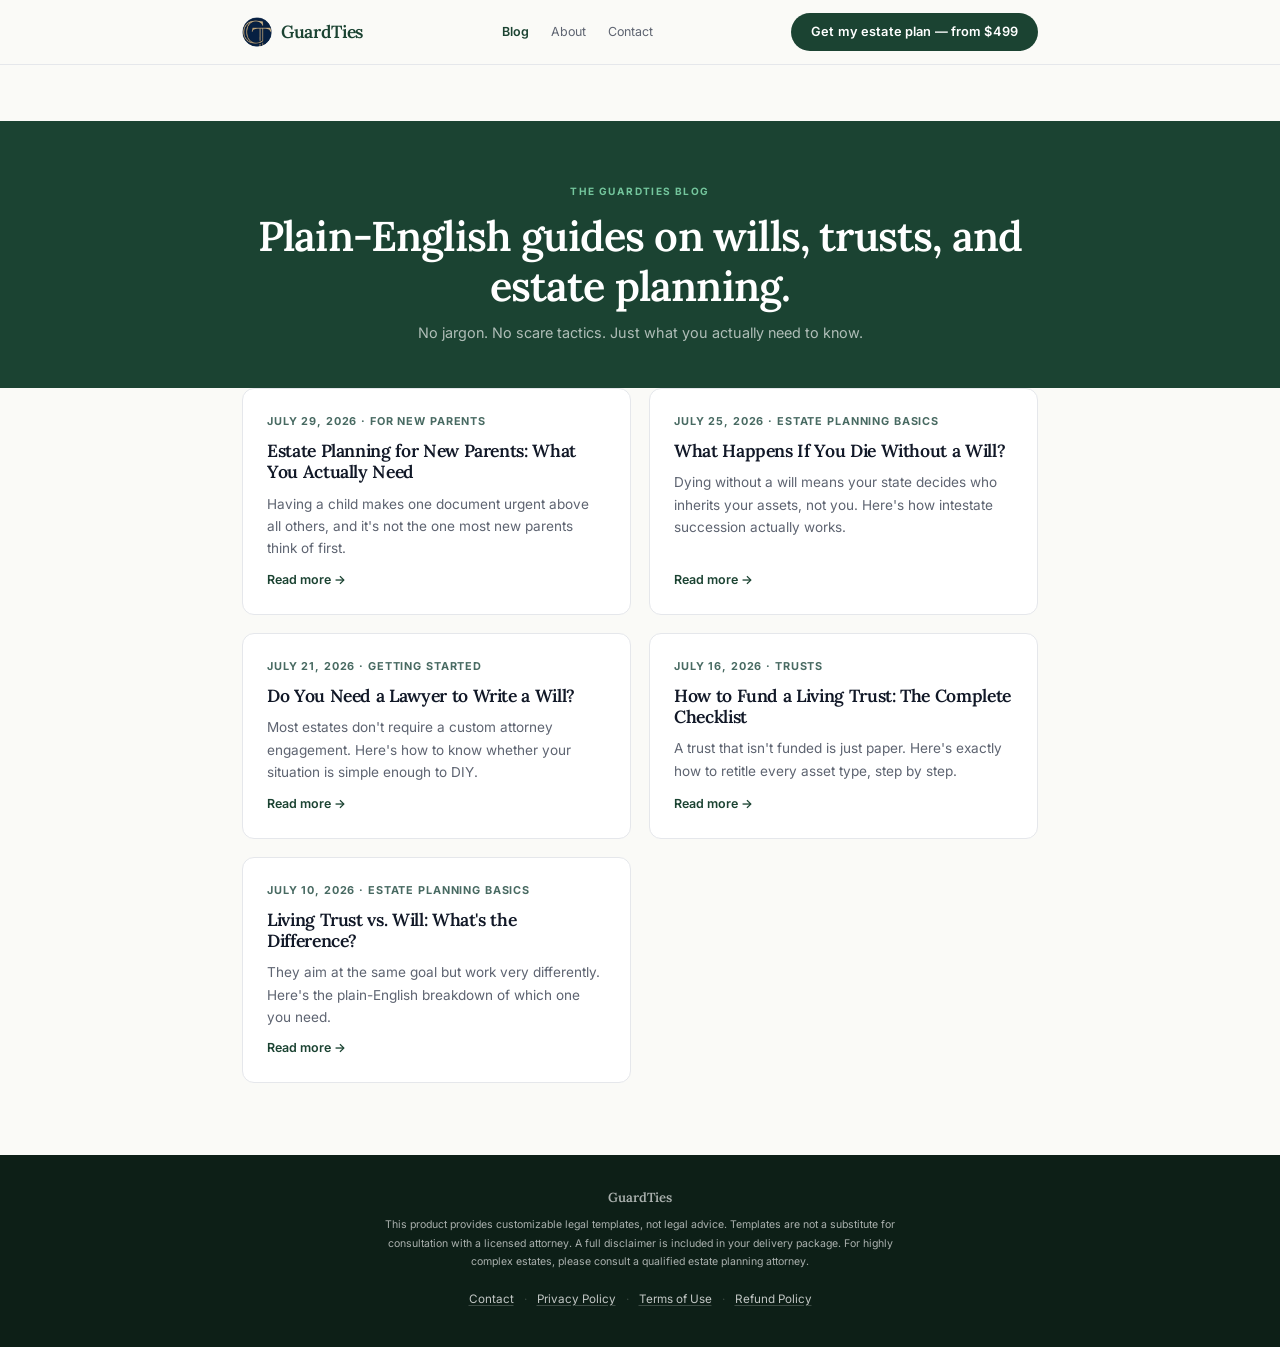
<file: blog/index.html>
<!DOCTYPE html>
<html lang="en">
<head>
<meta charset="UTF-8">
<meta name="viewport" content="width=device-width, initial-scale=1.0">
<link rel="icon" type="image/png" sizes="32x32" href="/assets/favicon-32.png">
<link rel="icon" type="image/png" sizes="16x16" href="/assets/favicon-16.png">
<link rel="apple-touch-icon" href="/assets/apple-touch-icon.png">
<title>Blog — GuardTies</title>
<meta name="description" content="Plain-English guides on wills, trusts, and estate planning — from the team behind GuardTies.">
<meta property="og:title" content="Blog — GuardTies">
<meta property="og:description" content="Plain-English guides on wills, trusts, and estate planning.">
<meta property="og:type" content="website">
<meta property="og:image" content="https://guardties.com/assets/og-image.png">
<meta property="og:image:width" content="1200">
<meta property="og:image:height" content="630">
<meta name="twitter:card" content="summary_large_image">
<meta name="twitter:image" content="https://guardties.com/assets/og-image.png">
<meta property="og:url" content="https://guardties.com/blog/">
<link rel="canonical" href="https://guardties.com/blog/">
<link rel="preconnect" href="https://fonts.googleapis.com">
<link rel="preconnect" href="https://fonts.gstatic.com" crossorigin>
<link href="https://fonts.googleapis.com/css2?family=Lora:ital,wght@0,400;0,500;0,600;1,400;1,500;1,600&family=Inter:wght@300;400;500;600&display=swap" rel="stylesheet" media="print" onload="this.media='all'">
<noscript><link href="https://fonts.googleapis.com/css2?family=Lora:ital,wght@0,400;0,500;0,600;1,400;1,500;1,600&family=Inter:wght@300;400;500;600&display=swap" rel="stylesheet"></noscript>
<link rel="stylesheet" href="/assets/shared.css">
<script type="application/ld+json">
{
  "@context": "https://schema.org",
  "@type": "Blog",
  "name": "The GuardTies Blog",
  "description": "Plain-English guides on wills, trusts, and estate planning.",
  "url": "https://guardties.com/blog/",
  "publisher": { "@type": "Organization", "name": "GuardTies" },
  "blogPost": [
    {
      "@type": "BlogPosting",
      "headline": "Estate Planning for New Parents: What You Actually Need",
      "url": "https://guardties.com/blog/estate-planning-for-new-parents.html",
      "datePublished": "2026-07-29"
    },
    {
      "@type": "BlogPosting",
      "headline": "What Happens If You Die Without a Will? (Dying Intestate, Explained)",
      "url": "https://guardties.com/blog/dying-without-a-will.html",
      "datePublished": "2026-07-25"
    },
    {
      "@type": "BlogPosting",
      "headline": "Do You Need a Lawyer to Write a Will?",
      "url": "https://guardties.com/blog/do-you-need-a-lawyer-for-a-will.html",
      "datePublished": "2026-07-21"
    },
    {
      "@type": "BlogPosting",
      "headline": "How to Fund a Living Trust: The Complete Checklist",
      "url": "https://guardties.com/blog/how-to-fund-a-living-trust.html",
      "datePublished": "2026-07-16"
    },
    {
      "@type": "BlogPosting",
      "headline": "Living Trust vs. Will: What's the Difference (and Do You Need Both)?",
      "url": "https://guardties.com/blog/living-trust-vs-will.html",
      "datePublished": "2026-07-10"
    }
  ]
}
</script>
</head>
<body>

<nav id="nav" role="navigation" aria-label="Main navigation">
  <div class="nav-w">
    <a href="/" class="logo" aria-label="GuardTies — return to homepage">
      <img class="logo-icon" src="/assets/nav-logo.png" width="30" height="30" alt="" decoding="async">
      GuardTies
    </a>
    <div class="nav-links">
      <a href="/blog/" class="nav-lnk active">Blog</a>
      <a href="/about.html" class="nav-lnk">About</a>
      <a href="/contact.html" class="nav-lnk">Contact</a>
    </div>
    <a href="/#pricing" class="nav-cta" aria-label="See pricing — plans from $499"><span class="cta-full">Get my estate plan — from $499</span><span class="cta-short">Plans from $499</span></a>
  </div>
</nav>

<main>
<div class="page-header">
  <div class="w">
    <span class="page-eyebrow">The GuardTies Blog</span>
    <h1>Plain-English guides on wills, trusts, and estate planning.</h1>
    <p>No jargon. No scare tactics. Just what you actually need to know.</p>
  </div>
</div>

  <div class="blog-grid">

    <a class="blog-card" href="/blog/estate-planning-for-new-parents.html">
      <div class="blog-card-date">July 29, 2026 · For New Parents</div>
      <h2>Estate Planning for New Parents: What You Actually Need</h2>
      <p>Having a child makes one document urgent above all others, and it's not the one most new parents think of first.</p>
      <span class="blog-card-link">Read more →</span>
    </a>

    <a class="blog-card" href="/blog/dying-without-a-will.html">
      <div class="blog-card-date">July 25, 2026 · Estate Planning Basics</div>
      <h2>What Happens If You Die Without a Will?</h2>
      <p>Dying without a will means your state decides who inherits your assets, not you. Here's how intestate succession actually works.</p>
      <span class="blog-card-link">Read more →</span>
    </a>

    <a class="blog-card" href="/blog/do-you-need-a-lawyer-for-a-will.html">
      <div class="blog-card-date">July 21, 2026 · Getting Started</div>
      <h2>Do You Need a Lawyer to Write a Will?</h2>
      <p>Most estates don't require a custom attorney engagement. Here's how to know whether your situation is simple enough to DIY.</p>
      <span class="blog-card-link">Read more →</span>
    </a>

    <a class="blog-card" href="/blog/how-to-fund-a-living-trust.html">
      <div class="blog-card-date">July 16, 2026 · Trusts</div>
      <h2>How to Fund a Living Trust: The Complete Checklist</h2>
      <p>A trust that isn't funded is just paper. Here's exactly how to retitle every asset type, step by step.</p>
      <span class="blog-card-link">Read more →</span>
    </a>

    <a class="blog-card" href="/blog/living-trust-vs-will.html">
      <div class="blog-card-date">July 10, 2026 · Estate Planning Basics</div>
      <h2>Living Trust vs. Will: What's the Difference?</h2>
      <p>They aim at the same goal but work very differently. Here's the plain-English breakdown of which one you need.</p>
      <span class="blog-card-link">Read more →</span>
    </a>

  </div>
</main>

<footer>
  <div class="w">
    <p class="footer-brand">GuardTies</p>
    <p class="footer-legal">This product provides customizable legal templates, not legal advice. Templates are not a substitute for consultation with a licensed attorney. A full disclaimer is included in your delivery package. For highly complex estates, please consult a qualified estate planning attorney.</p>
    <p class="footer-links"><a href="/contact.html">Contact</a><span>·</span><a href="/privacy.html">Privacy Policy</a><span>·</span><a href="/terms.html">Terms of Use</a><span>·</span><a href="/refund.html">Refund Policy</a></p>
  </div>
</footer>

</body>
</html>
</file>
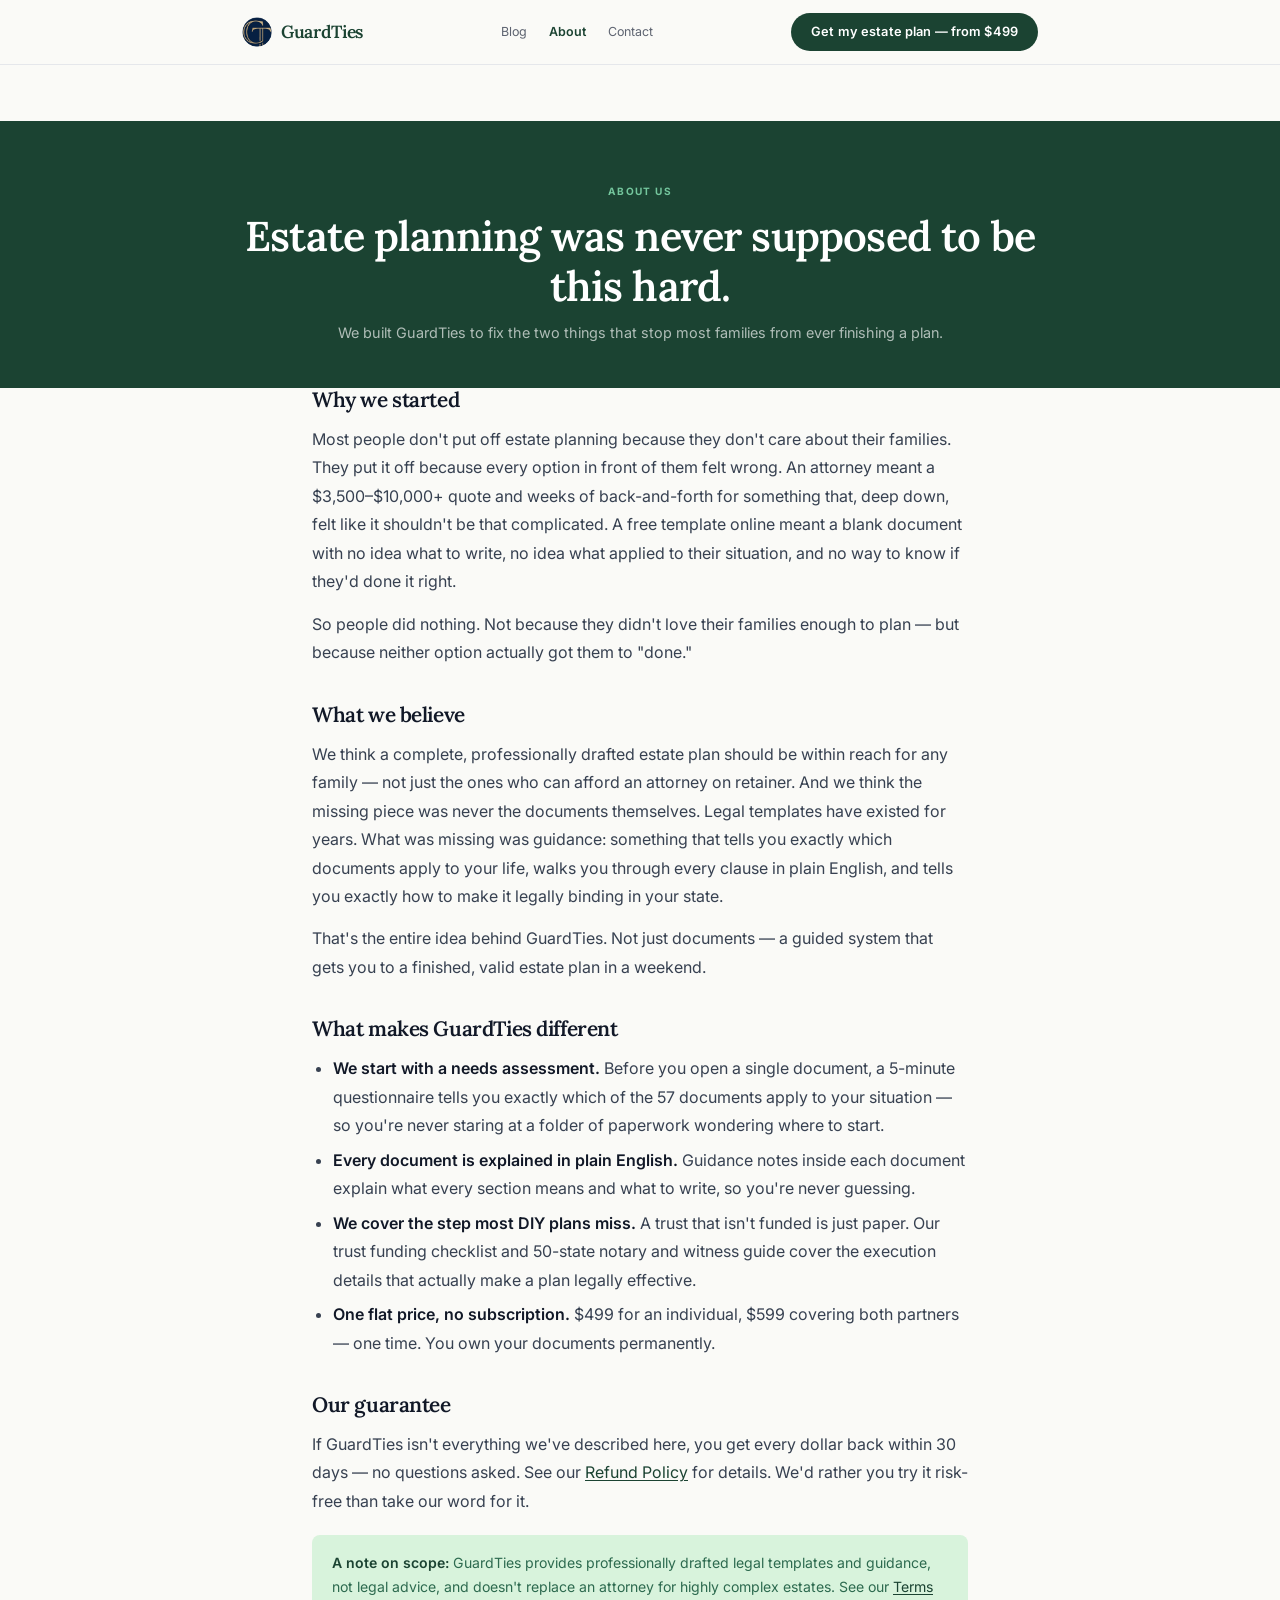
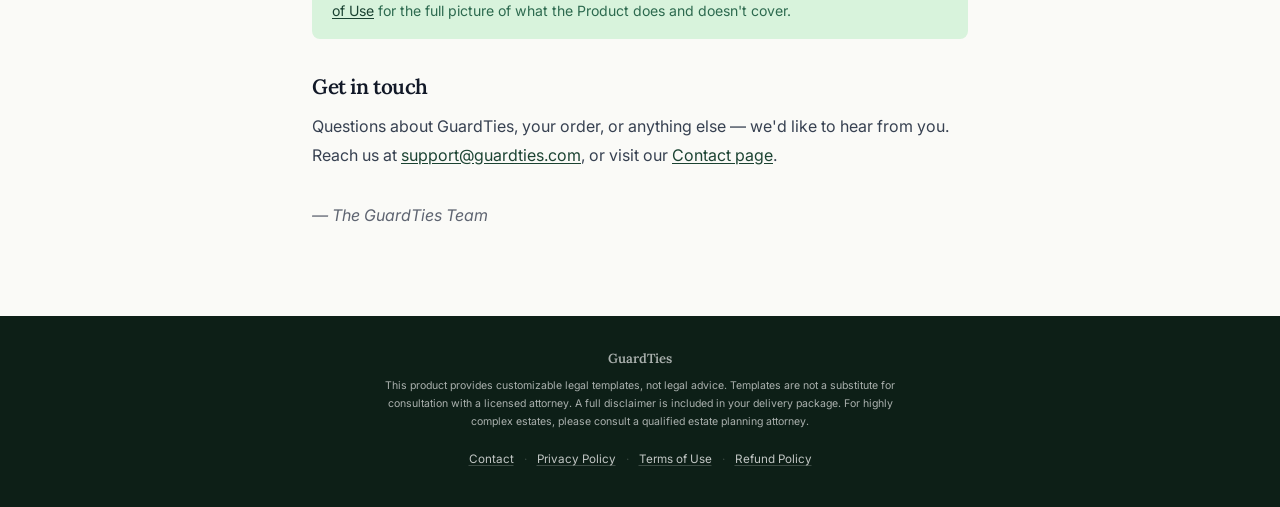
<file: about.html>
<!DOCTYPE html>
<html lang="en">
<head>
<meta charset="UTF-8">
<meta name="viewport" content="width=device-width, initial-scale=1.0">
<link rel="icon" type="image/png" sizes="32x32" href="/assets/favicon-32.png">
<link rel="icon" type="image/png" sizes="16x16" href="/assets/favicon-16.png">
<link rel="apple-touch-icon" href="/assets/apple-touch-icon.png">
<title>About GuardTies — Why We Built This</title>
<meta name="description" content="GuardTies exists because estate planning was too expensive or too confusing for most families to finish. Here's our story and what we believe.">
<meta property="og:title" content="About GuardTies — Why We Built This">
<meta property="og:description" content="GuardTies exists because estate planning was too expensive or too confusing for most families to finish. Here's our story and what we believe.">
<meta property="og:type" content="website">
<meta property="og:image" content="https://guardties.com/assets/og-image.png">
<meta property="og:image:width" content="1200">
<meta property="og:image:height" content="630">
<meta name="twitter:card" content="summary_large_image">
<meta name="twitter:image" content="https://guardties.com/assets/og-image.png">
<meta property="og:url" content="https://guardties.com/about.html">
<link rel="canonical" href="https://guardties.com/about.html">
<link rel="preconnect" href="https://fonts.googleapis.com">
<link rel="preconnect" href="https://fonts.gstatic.com" crossorigin>
<link href="https://fonts.googleapis.com/css2?family=Lora:ital,wght@0,400;0,500;0,600;1,400;1,500;1,600&family=Inter:wght@300;400;500;600&display=swap" rel="stylesheet" media="print" onload="this.media='all'">
<noscript><link href="https://fonts.googleapis.com/css2?family=Lora:ital,wght@0,400;0,500;0,600;1,400;1,500;1,600&family=Inter:wght@300;400;500;600&display=swap" rel="stylesheet"></noscript>
<link rel="stylesheet" href="/assets/shared.css">
</head>
<body>

<nav id="nav" role="navigation" aria-label="Main navigation">
  <div class="nav-w">
    <a href="/" class="logo" aria-label="GuardTies — return to homepage">
      <img class="logo-icon" src="/assets/nav-logo.png" width="30" height="30" alt="" decoding="async">
      GuardTies
    </a>
    <div class="nav-links">
      <a href="/blog/" class="nav-lnk">Blog</a>
      <a href="/about.html" class="nav-lnk active">About</a>
      <a href="/contact.html" class="nav-lnk">Contact</a>
    </div>
    <a href="/#pricing" class="nav-cta" aria-label="See pricing — plans from $499"><span class="cta-full">Get my estate plan — from $499</span><span class="cta-short">Plans from $499</span></a>
  </div>
</nav>

<main>
<div class="page-header">
  <div class="w">
    <span class="page-eyebrow">About us</span>
    <h1>Estate planning was never supposed to be this hard.</h1>
    <p>We built GuardTies to fix the two things that stop most families from ever finishing a plan.</p>
  </div>
</div>

  <div class="doc">
    <h2>Why we started</h2>
    <p>Most people don't put off estate planning because they don't care about their families. They put it off because every option in front of them felt wrong. An attorney meant a $3,500–$10,000+ quote and weeks of back-and-forth for something that, deep down, felt like it shouldn't be that complicated. A free template online meant a blank document with no idea what to write, no idea what applied to their situation, and no way to know if they'd done it right.</p>
    <p>So people did nothing. Not because they didn't love their families enough to plan — but because neither option actually got them to "done."</p>

    <h2>What we believe</h2>
    <p>We think a complete, professionally drafted estate plan should be within reach for any family — not just the ones who can afford an attorney on retainer. And we think the missing piece was never the documents themselves. Legal templates have existed for years. What was missing was guidance: something that tells you exactly which documents apply to your life, walks you through every clause in plain English, and tells you exactly how to make it legally binding in your state.</p>
    <p>That's the entire idea behind GuardTies. Not just documents — a guided system that gets you to a finished, valid estate plan in a weekend.</p>

    <h2>What makes GuardTies different</h2>
    <ul>
      <li><strong>We start with a needs assessment.</strong> Before you open a single document, a 5-minute questionnaire tells you exactly which of the 57 documents apply to your situation — so you're never staring at a folder of paperwork wondering where to start.</li>
      <li><strong>Every document is explained in plain English.</strong> Guidance notes inside each document explain what every section means and what to write, so you're never guessing.</li>
      <li><strong>We cover the step most DIY plans miss.</strong> A trust that isn't funded is just paper. Our trust funding checklist and 50-state notary and witness guide cover the execution details that actually make a plan legally effective.</li>
      <li><strong>One flat price, no subscription.</strong> $499 for an individual, $599 covering both partners — one time. You own your documents permanently.</li>
    </ul>

    <h2>Our guarantee</h2>
    <p>If GuardTies isn't everything we've described here, you get every dollar back within 30 days — no questions asked. See our <a class="inline" href="/refund.html">Refund Policy</a> for details. We'd rather you try it risk-free than take our word for it.</p>

    <div class="callout"><strong>A note on scope:</strong> GuardTies provides professionally drafted legal templates and guidance, not legal advice, and doesn't replace an attorney for highly complex estates. See our <a class="inline" href="/terms.html">Terms of Use</a> for the full picture of what the Product does and doesn't cover.</div>

    <h2>Get in touch</h2>
    <p>Questions about GuardTies, your order, or anything else — we'd like to hear from you. Reach us at <a class="inline" href="mailto:support@guardties.com">support@guardties.com</a>, or visit our <a class="inline" href="/contact.html">Contact page</a>.</p>

    <p style="margin-top:32px;font-style:italic;color:var(--ink-3)">— The GuardTies Team</p>
  </div>
</main>

<footer>
  <div class="w">
    <p class="footer-brand">GuardTies</p>
    <p class="footer-legal">This product provides customizable legal templates, not legal advice. Templates are not a substitute for consultation with a licensed attorney. A full disclaimer is included in your delivery package. For highly complex estates, please consult a qualified estate planning attorney.</p>
    <p class="footer-links"><a href="/contact.html">Contact</a><span>·</span><a href="/privacy.html">Privacy Policy</a><span>·</span><a href="/terms.html">Terms of Use</a><span>·</span><a href="/refund.html">Refund Policy</a></p>
  </div>
</footer>

</body>
</html>
</file>
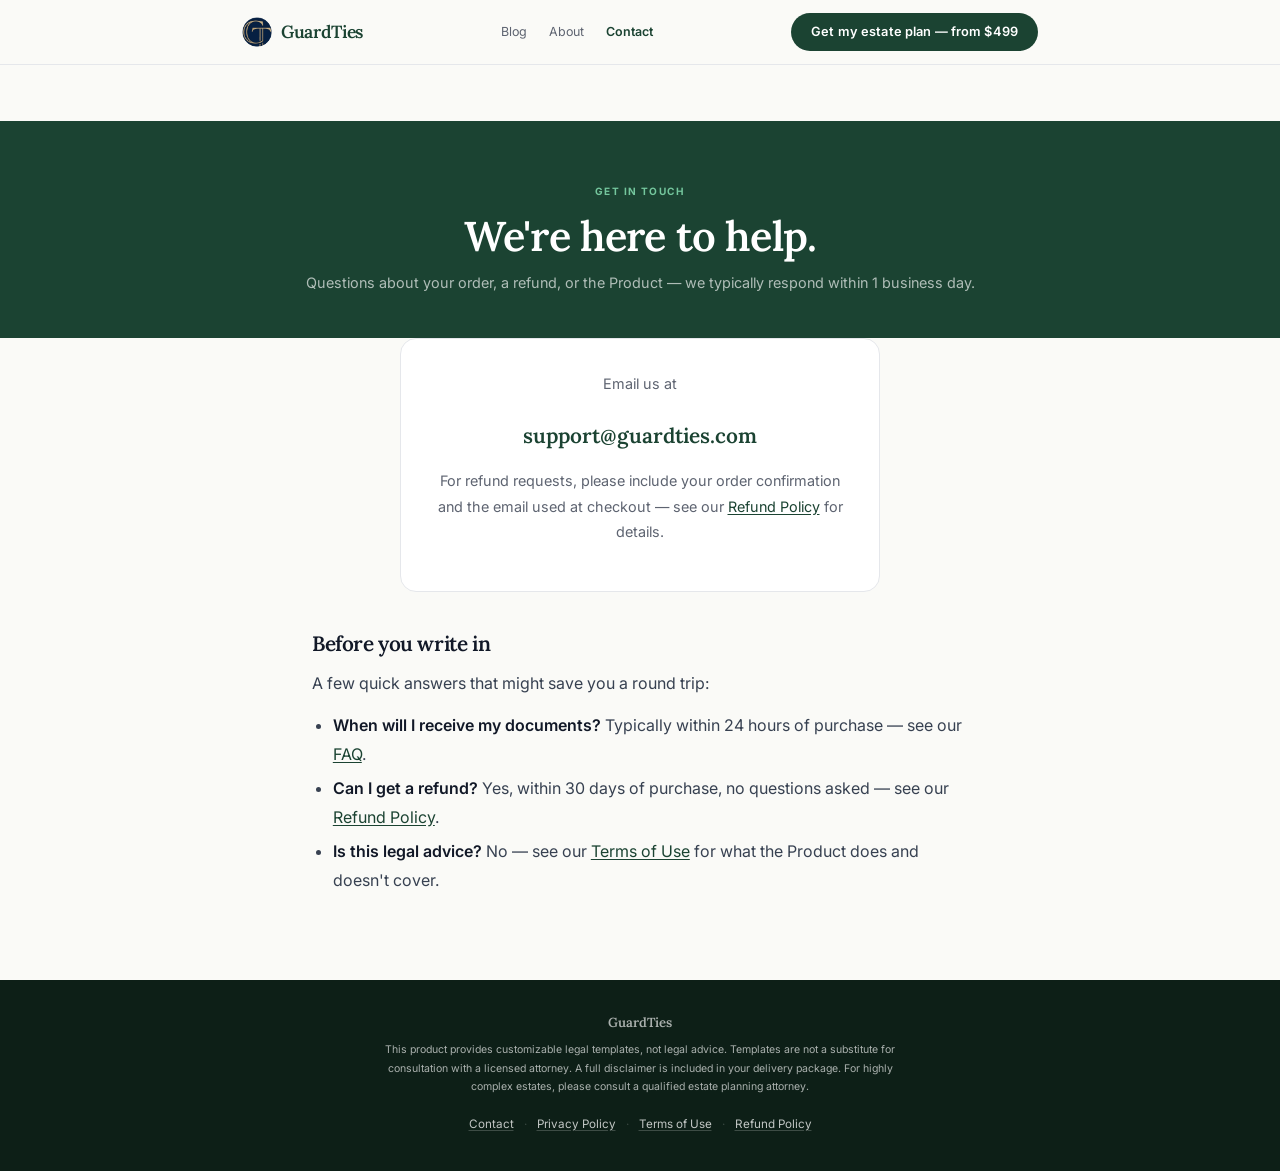
<file: contact.html>
<!DOCTYPE html>
<html lang="en">
<head>
<meta charset="UTF-8">
<meta name="viewport" content="width=device-width, initial-scale=1.0">
<link rel="icon" type="image/png" sizes="32x32" href="/assets/favicon-32.png">
<link rel="icon" type="image/png" sizes="16x16" href="/assets/favicon-16.png">
<link rel="apple-touch-icon" href="/assets/apple-touch-icon.png">
<title>Contact — GuardTies</title>
<meta name="description" content="Get in touch with the GuardTies team about your order, a refund, or a general question.">
<meta property="og:title" content="Contact — GuardTies">
<meta property="og:description" content="Get in touch with the GuardTies team about your order, a refund, or a general question.">
<meta property="og:type" content="website">
<meta property="og:image" content="https://guardties.com/assets/og-image.png">
<meta property="og:image:width" content="1200">
<meta property="og:image:height" content="630">
<meta name="twitter:card" content="summary_large_image">
<meta name="twitter:image" content="https://guardties.com/assets/og-image.png">
<meta property="og:url" content="https://guardties.com/contact.html">
<link rel="canonical" href="https://guardties.com/contact.html">
<link rel="preconnect" href="https://fonts.googleapis.com">
<link rel="preconnect" href="https://fonts.gstatic.com" crossorigin>
<link href="https://fonts.googleapis.com/css2?family=Lora:ital,wght@0,400;0,500;0,600;1,400;1,500;1,600&family=Inter:wght@300;400;500;600&display=swap" rel="stylesheet" media="print" onload="this.media='all'">
<noscript><link href="https://fonts.googleapis.com/css2?family=Lora:ital,wght@0,400;0,500;0,600;1,400;1,500;1,600&family=Inter:wght@300;400;500;600&display=swap" rel="stylesheet"></noscript>
<link rel="stylesheet" href="/assets/shared.css">
</head>
<body>

<nav id="nav" role="navigation" aria-label="Main navigation">
  <div class="nav-w">
    <a href="/" class="logo" aria-label="GuardTies — return to homepage">
      <img class="logo-icon" src="/assets/nav-logo.png" width="30" height="30" alt="" decoding="async">
      GuardTies
    </a>
    <div class="nav-links">
      <a href="/blog/" class="nav-lnk">Blog</a>
      <a href="/about.html" class="nav-lnk">About</a>
      <a href="/contact.html" class="nav-lnk active">Contact</a>
    </div>
    <a href="/#pricing" class="nav-cta" aria-label="See pricing — plans from $499"><span class="cta-full">Get my estate plan — from $499</span><span class="cta-short">Plans from $499</span></a>
  </div>
</nav>

<main>
<div class="page-header">
  <div class="w">
    <span class="page-eyebrow">Get in touch</span>
    <h1>We're here to help.</h1>
    <p>Questions about your order, a refund, or the Product — we typically respond within 1 business day.</p>
  </div>
</div>

  <div class="doc">
    <div class="contact-card">
      <p>Email us at</p>
      <a class="email" href="mailto:support@guardties.com">support@guardties.com</a>
      <p style="margin-top:16px">For refund requests, please include your order confirmation and the email used at checkout — see our <a class="inline" href="/refund.html">Refund Policy</a> for details.</p>
    </div>

    <h2 style="margin-top:40px">Before you write in</h2>
    <p>A few quick answers that might save you a round trip:</p>
    <ul>
      <li><strong>When will I receive my documents?</strong> Typically within 24 hours of purchase — see our <a class="inline" href="/#faqs">FAQ</a>.</li>
      <li><strong>Can I get a refund?</strong> Yes, within 30 days of purchase, no questions asked — see our <a class="inline" href="/refund.html">Refund Policy</a>.</li>
      <li><strong>Is this legal advice?</strong> No — see our <a class="inline" href="/terms.html">Terms of Use</a> for what the Product does and doesn't cover.</li>
    </ul>
  </div>
</main>

<footer>
  <div class="w">
    <p class="footer-brand">GuardTies</p>
    <p class="footer-legal">This product provides customizable legal templates, not legal advice. Templates are not a substitute for consultation with a licensed attorney. A full disclaimer is included in your delivery package. For highly complex estates, please consult a qualified estate planning attorney.</p>
    <p class="footer-links"><a href="/contact.html">Contact</a><span>·</span><a href="/privacy.html">Privacy Policy</a><span>·</span><a href="/terms.html">Terms of Use</a><span>·</span><a href="/refund.html">Refund Policy</a></p>
  </div>
</footer>

</body>
</html>
</file>
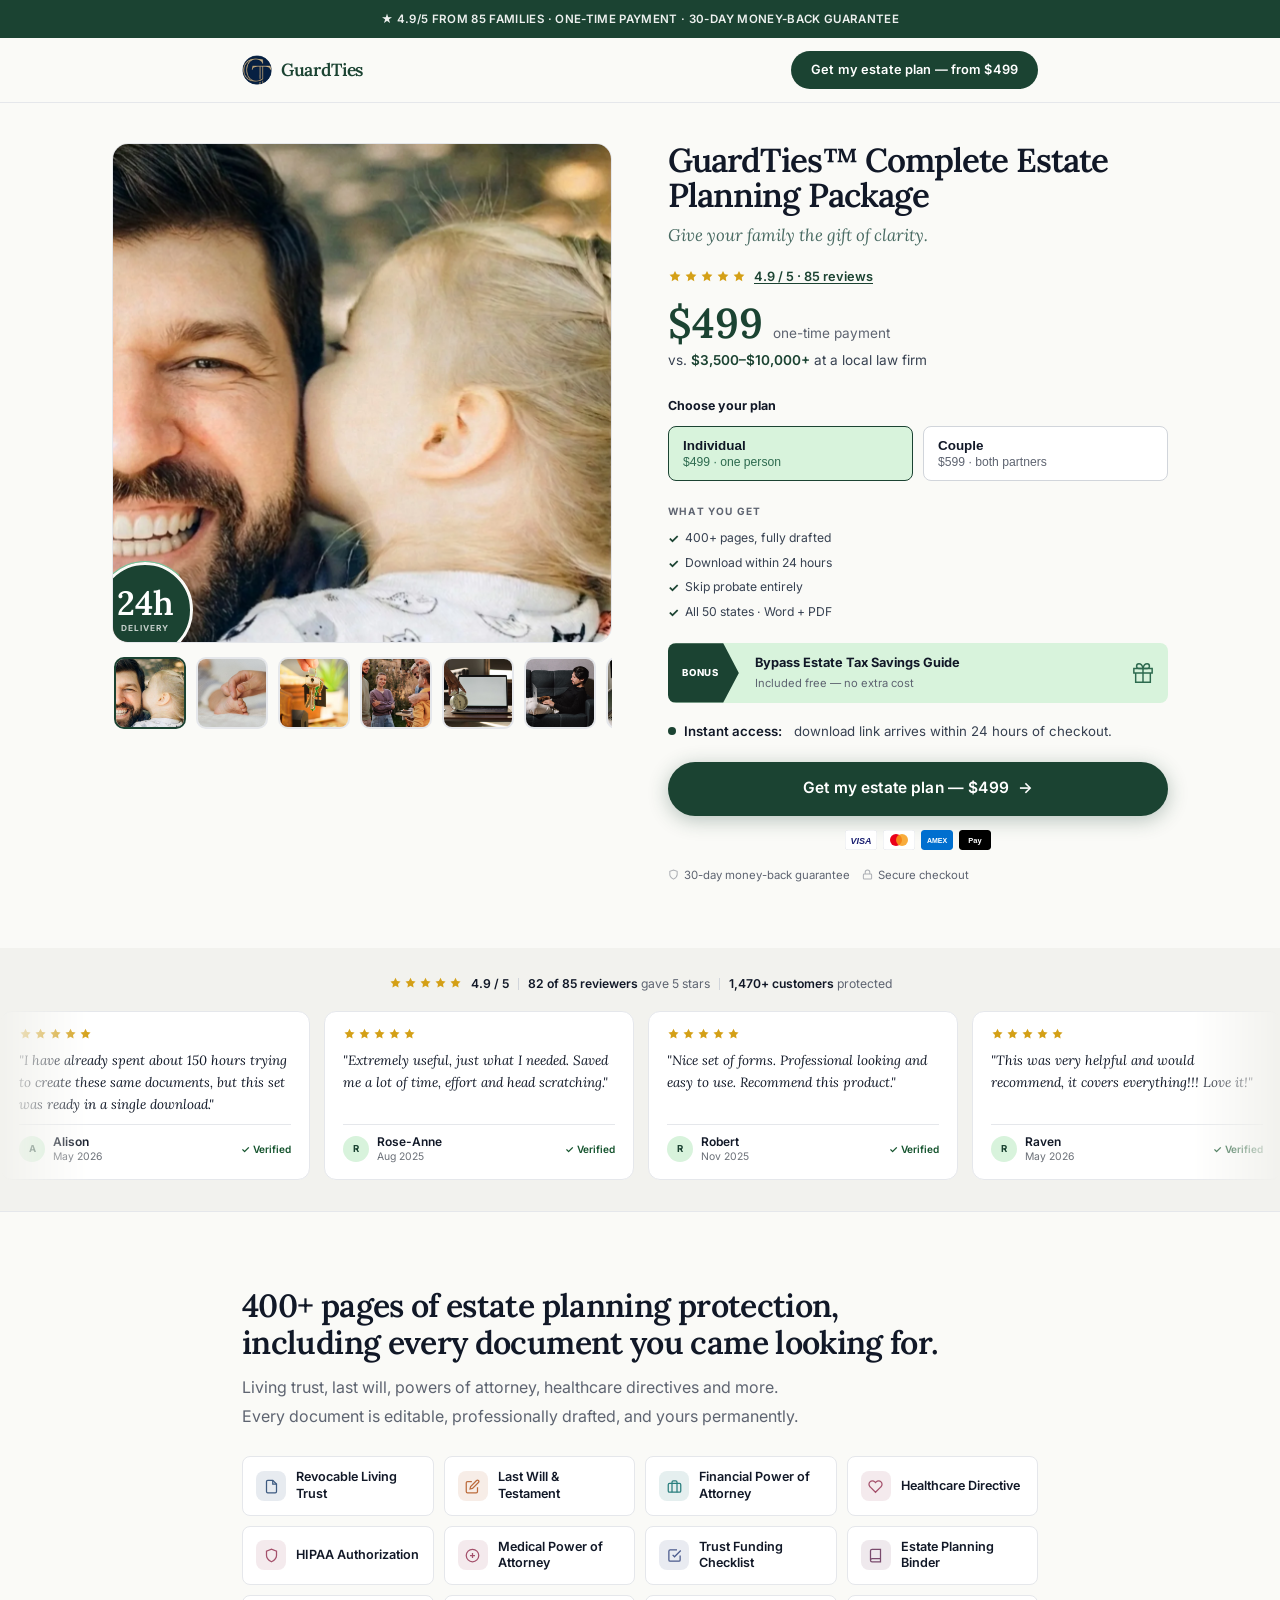
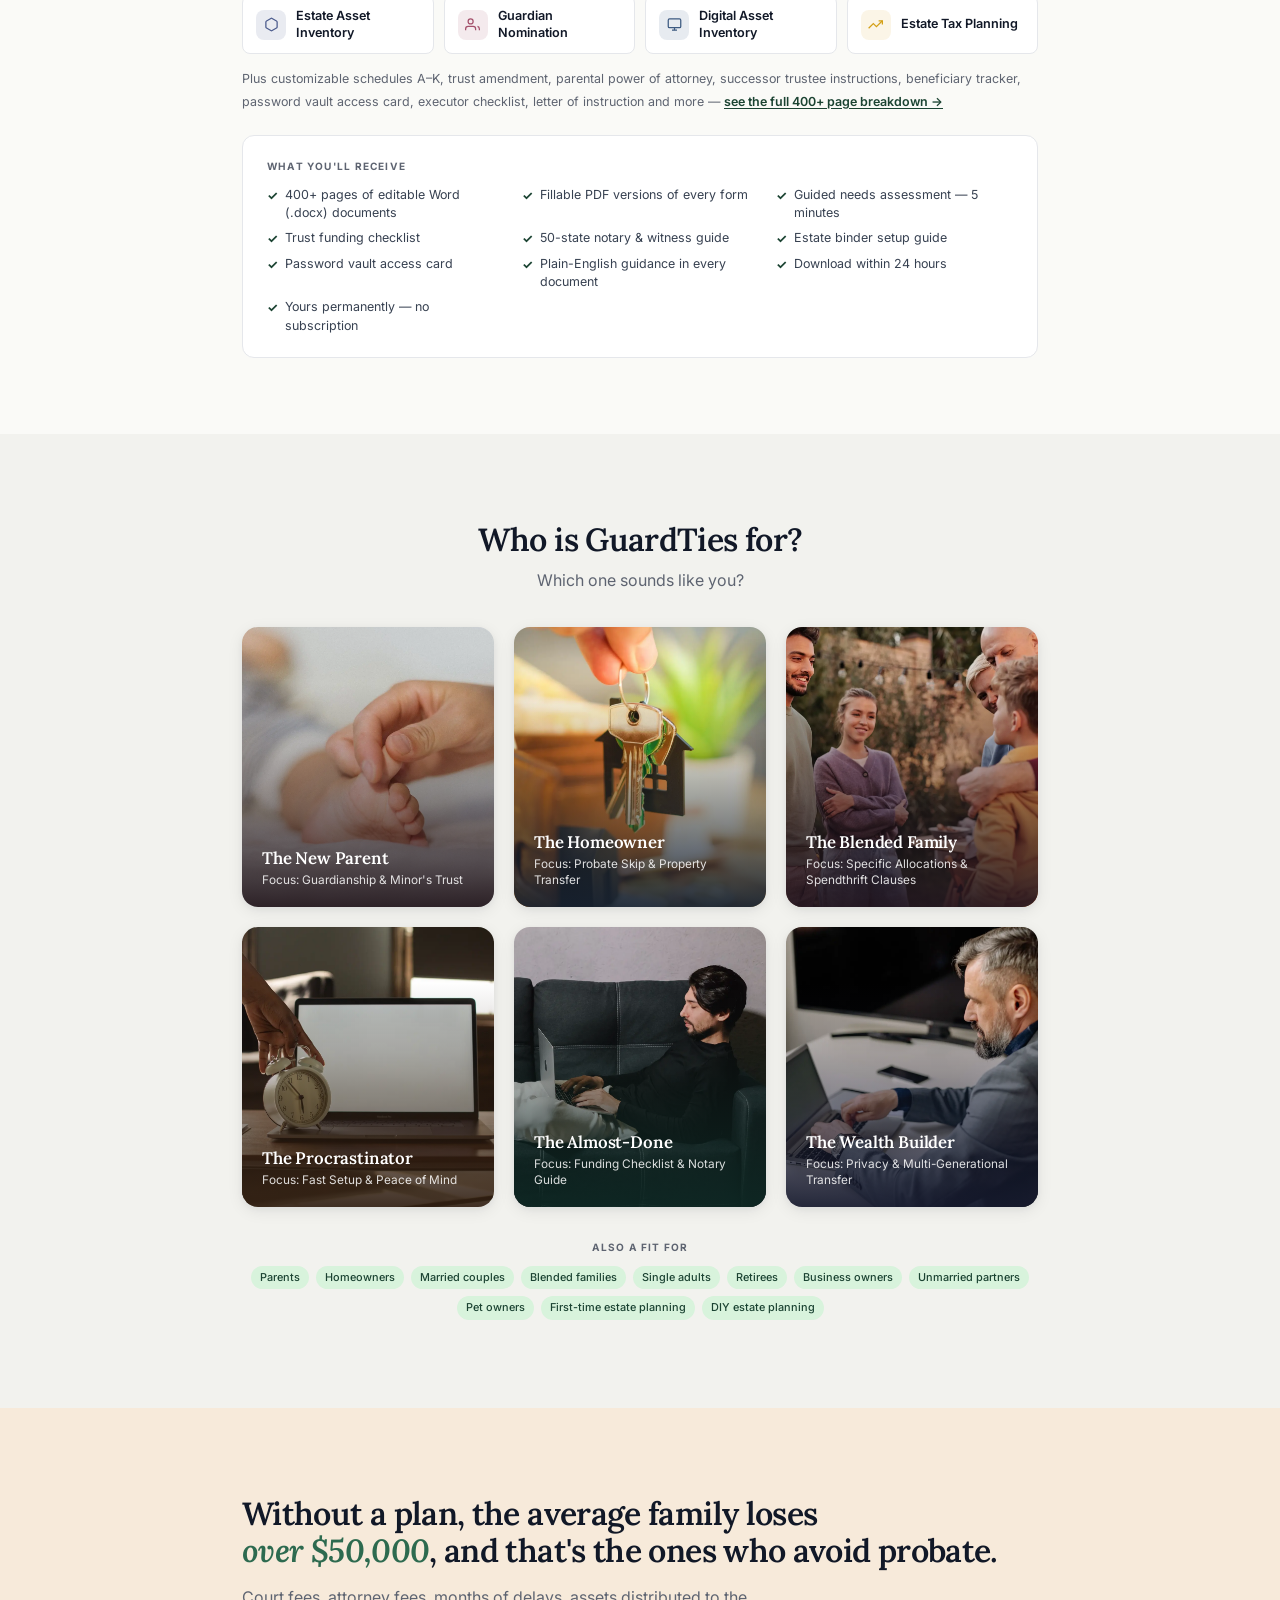
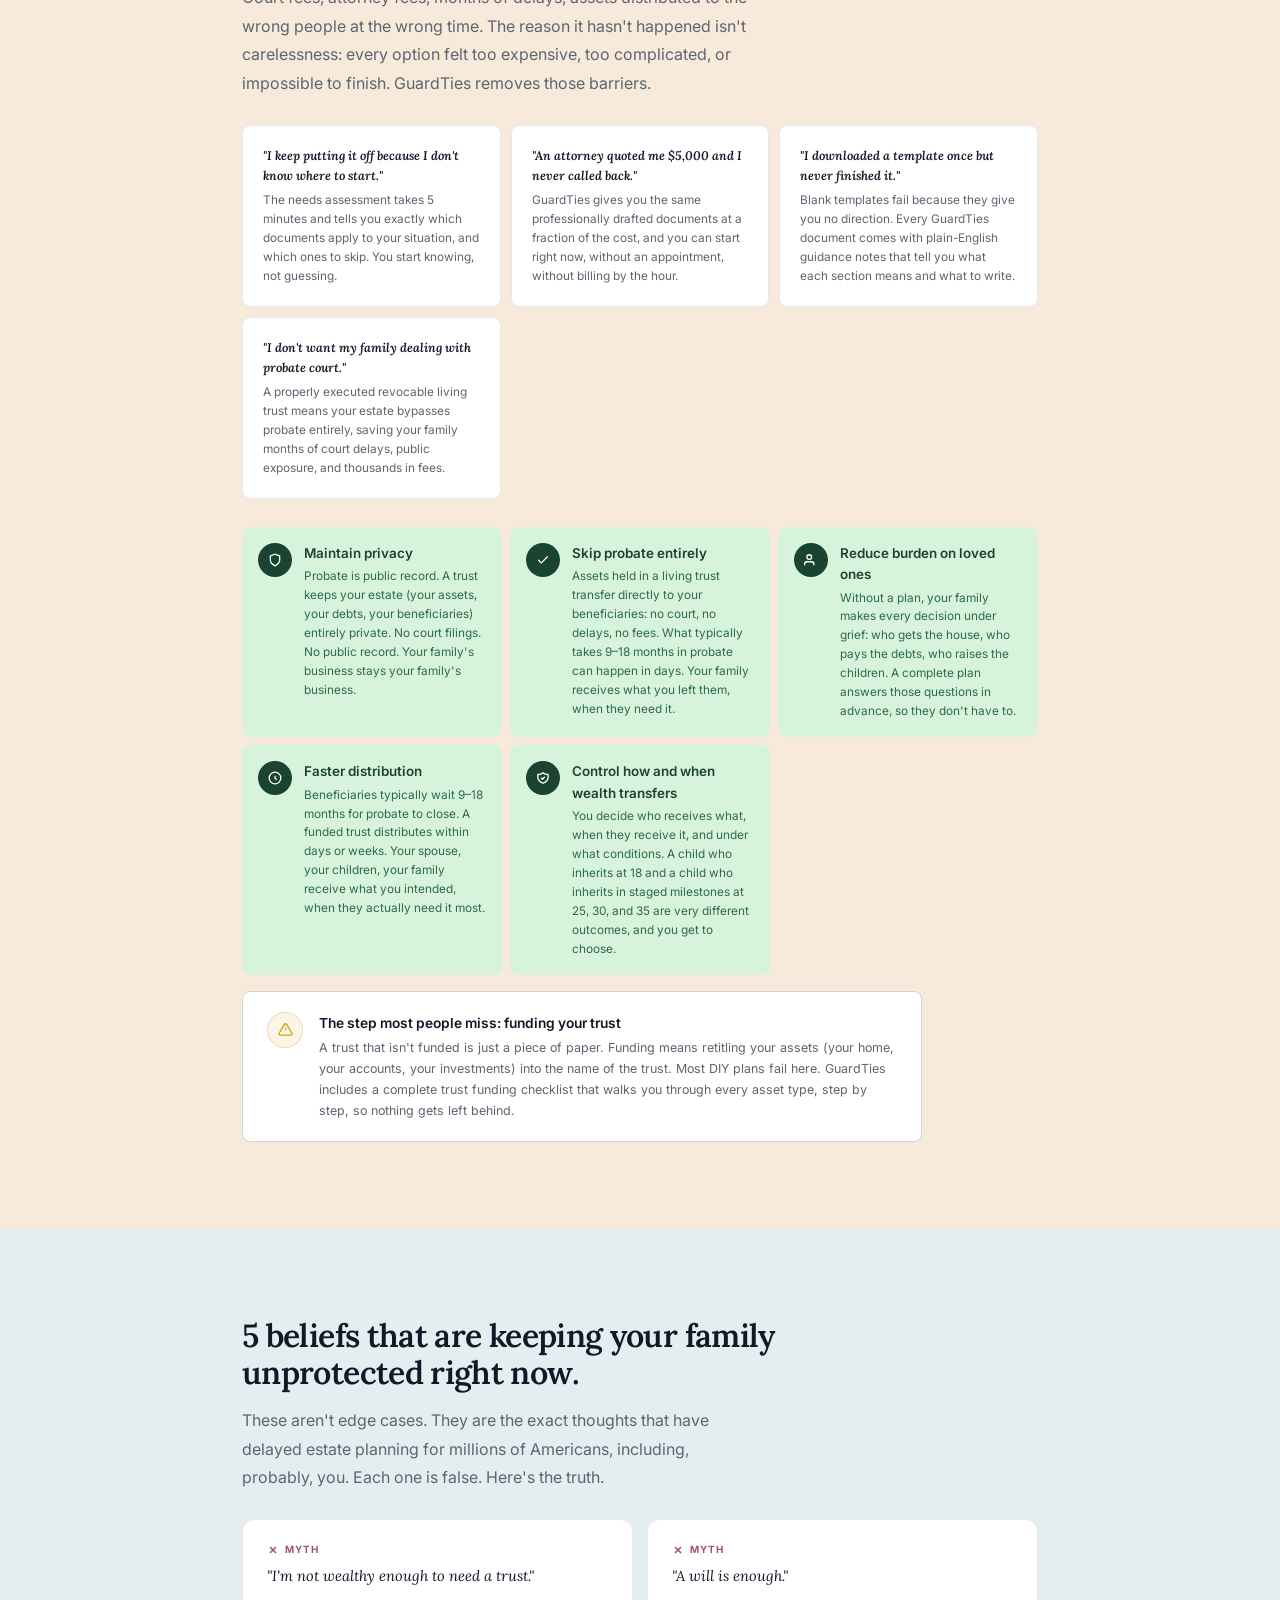
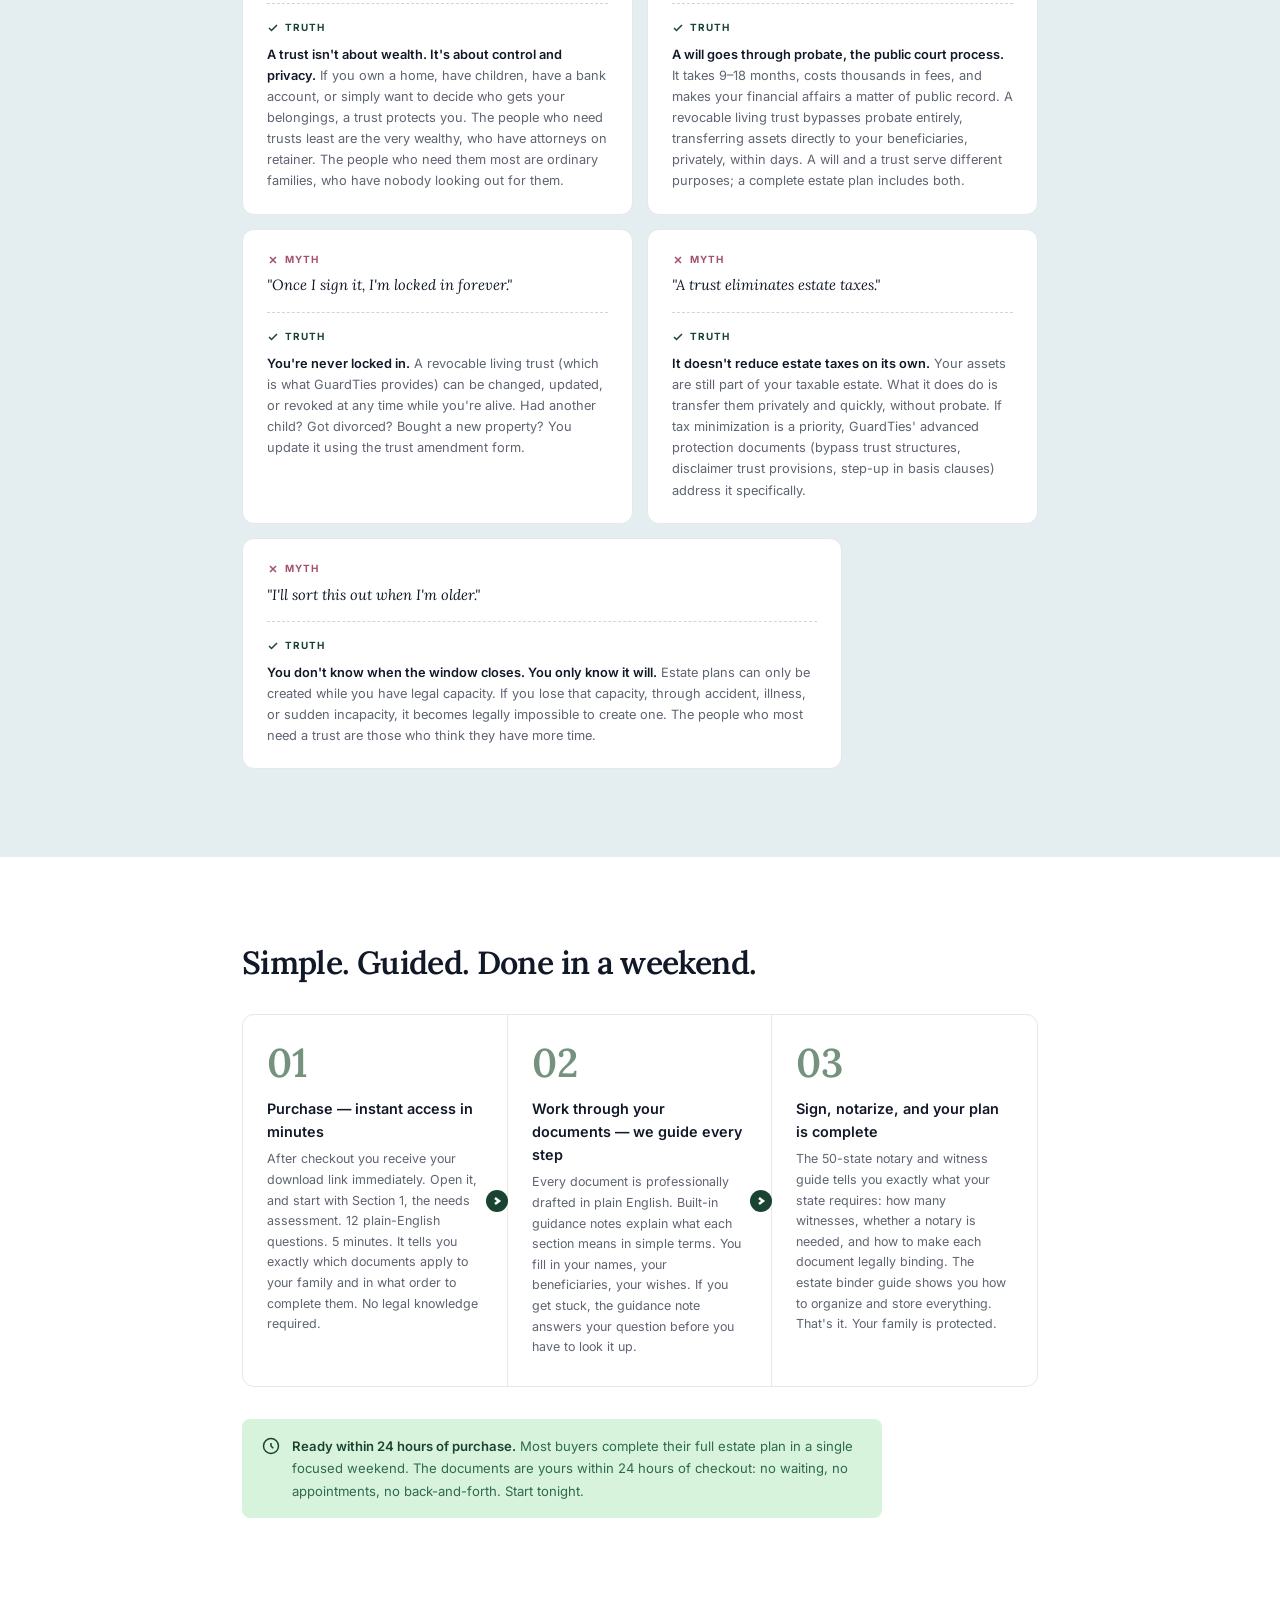
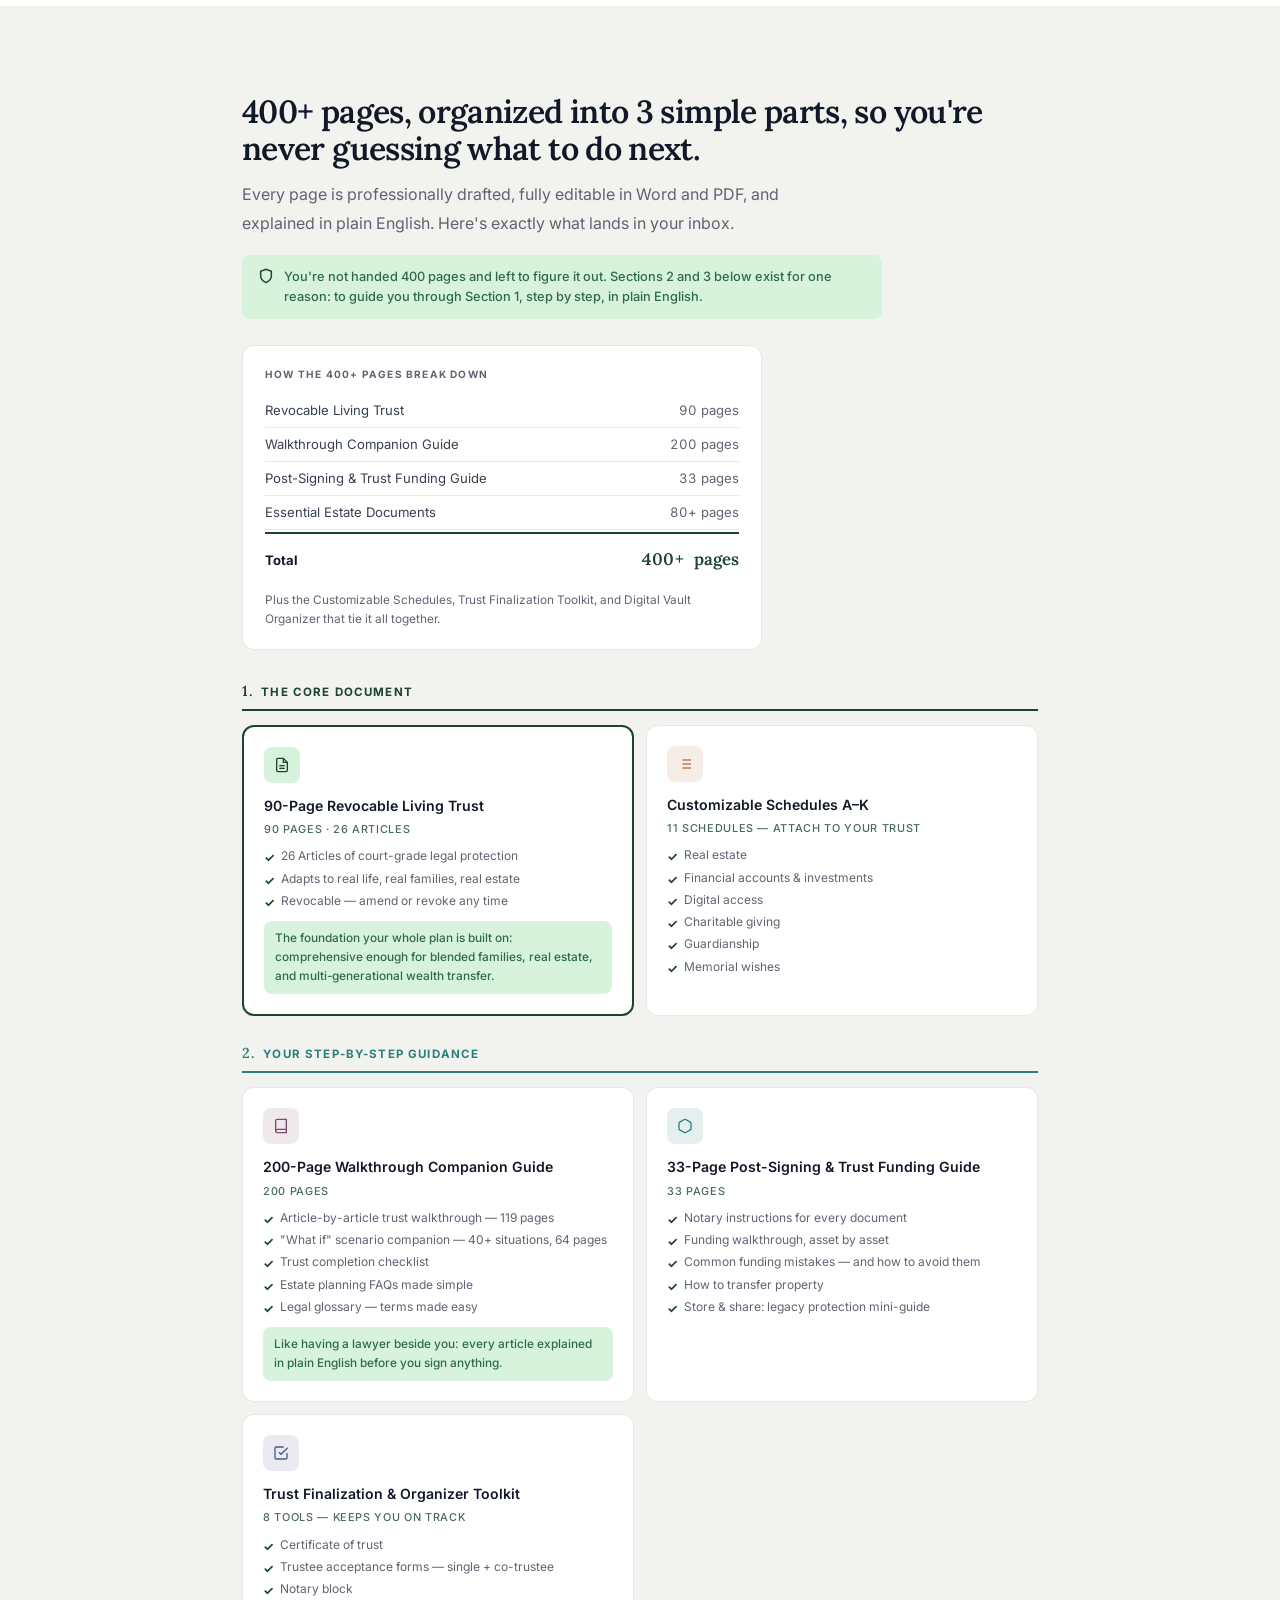
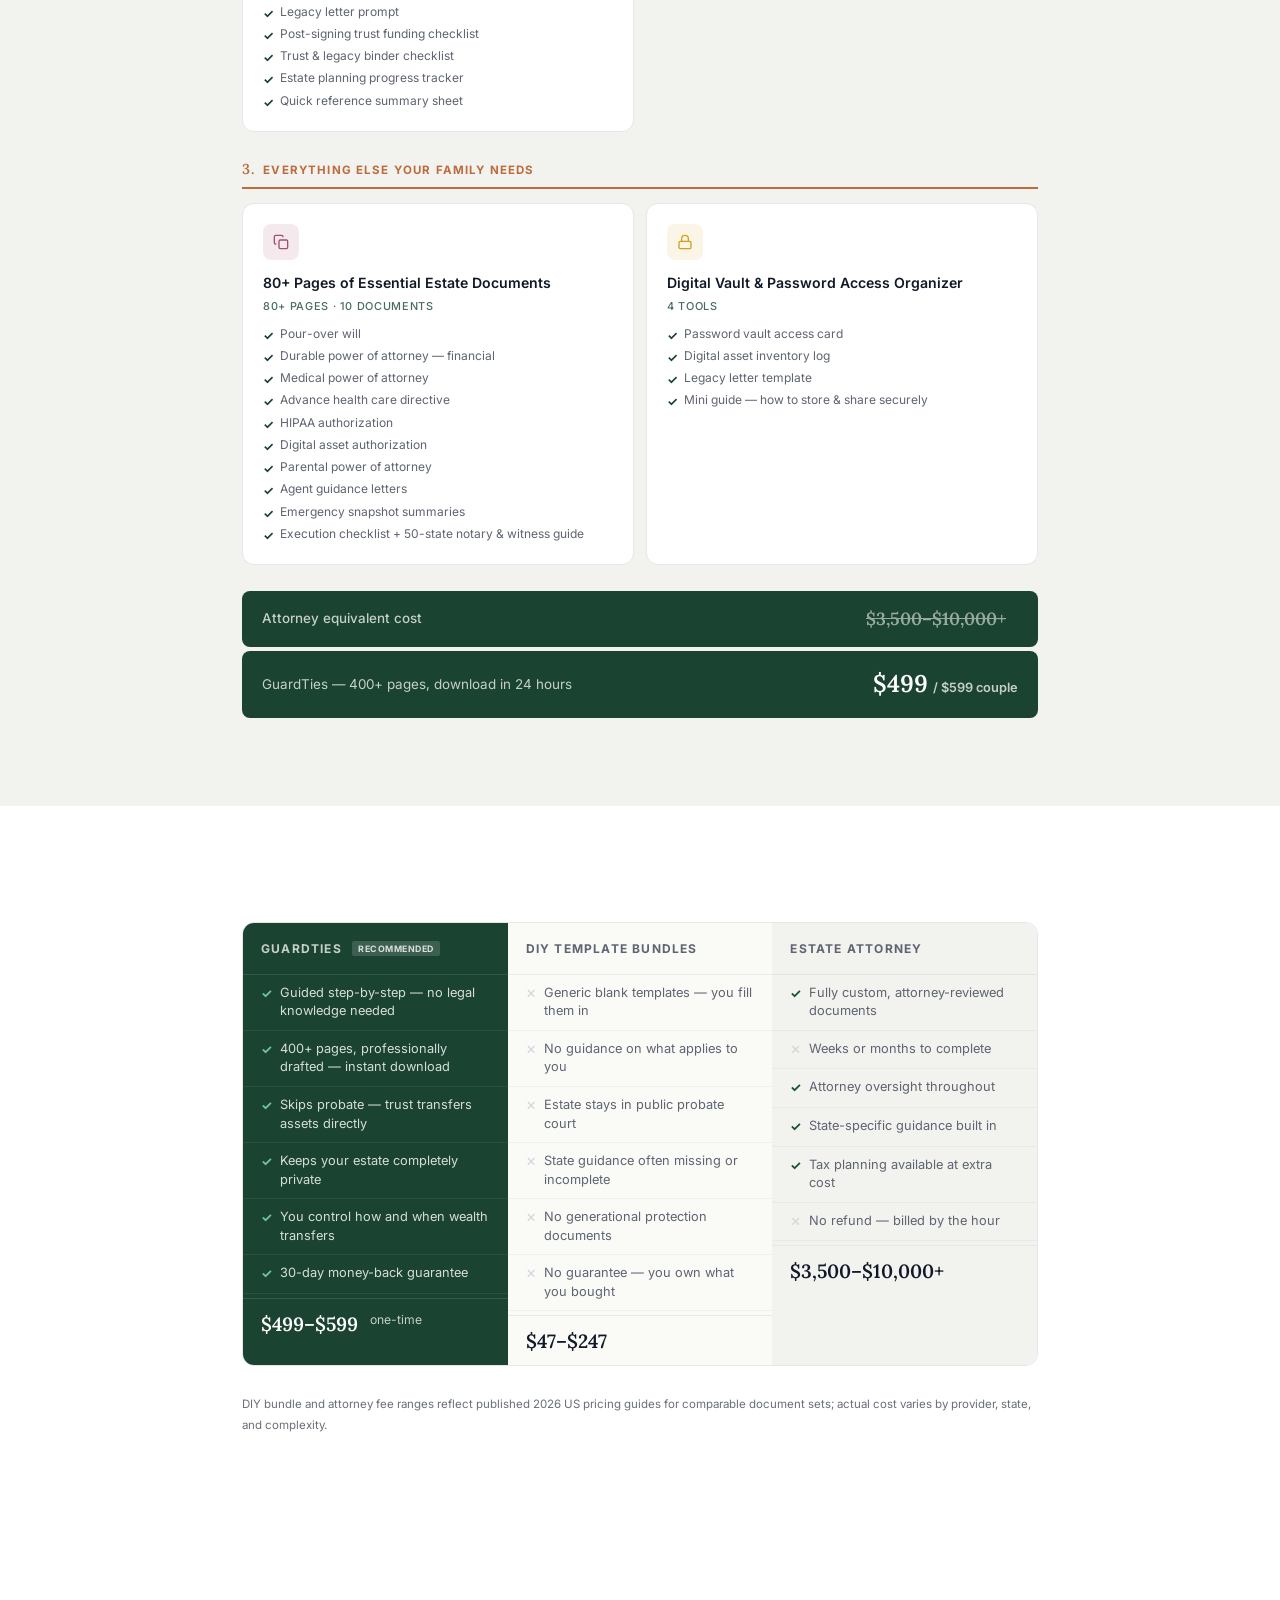
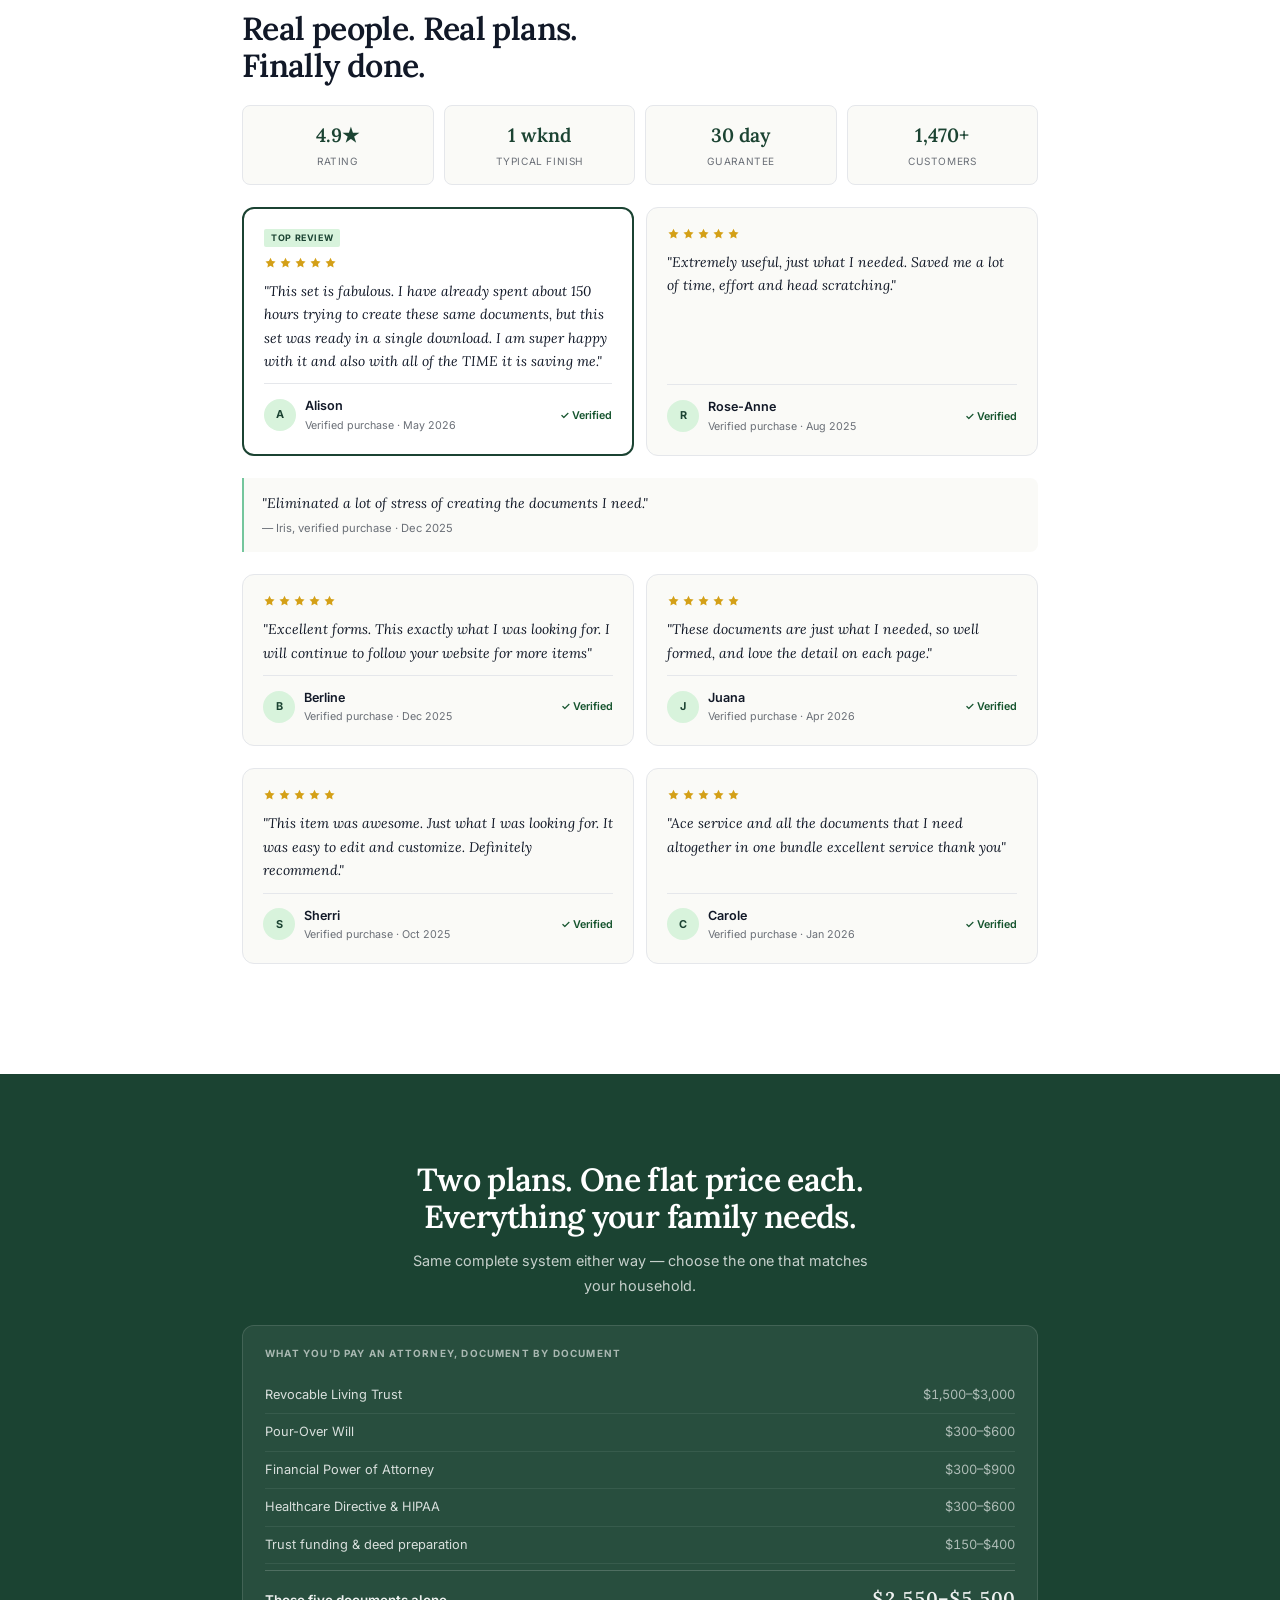
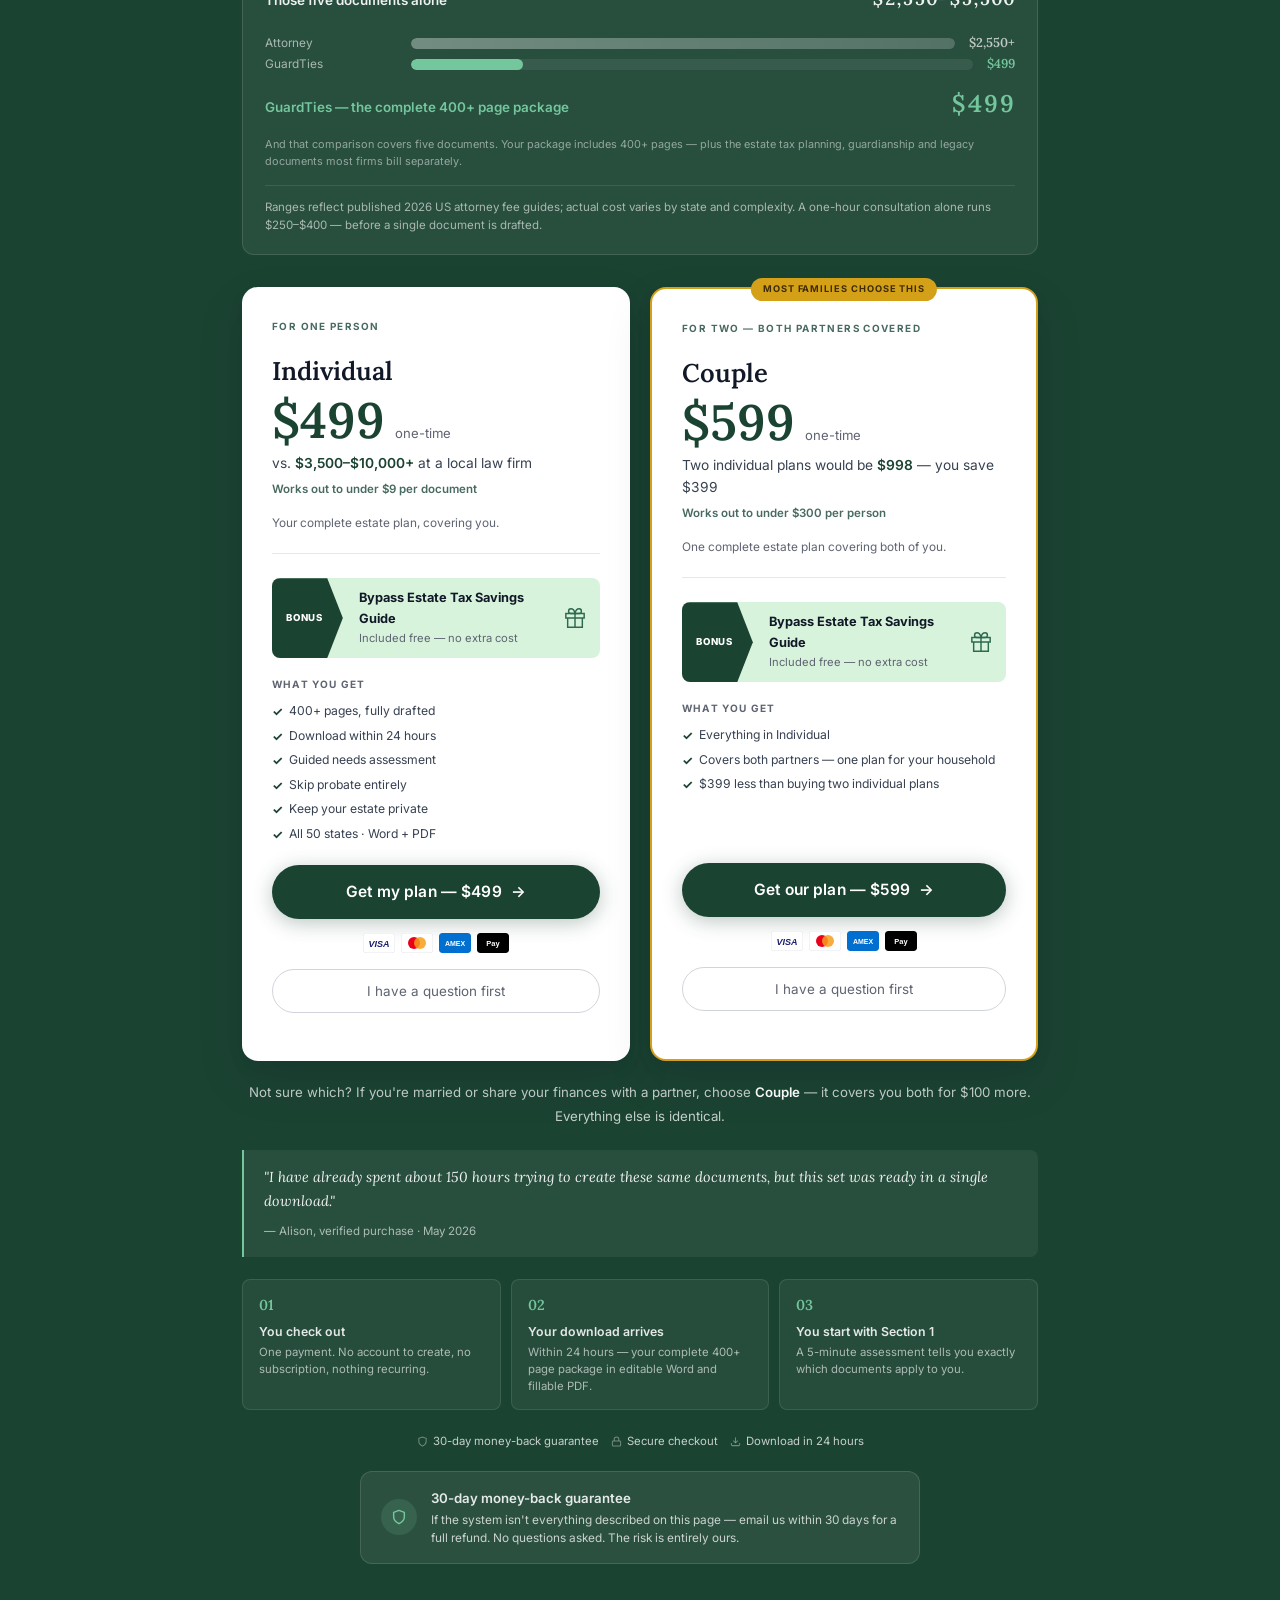
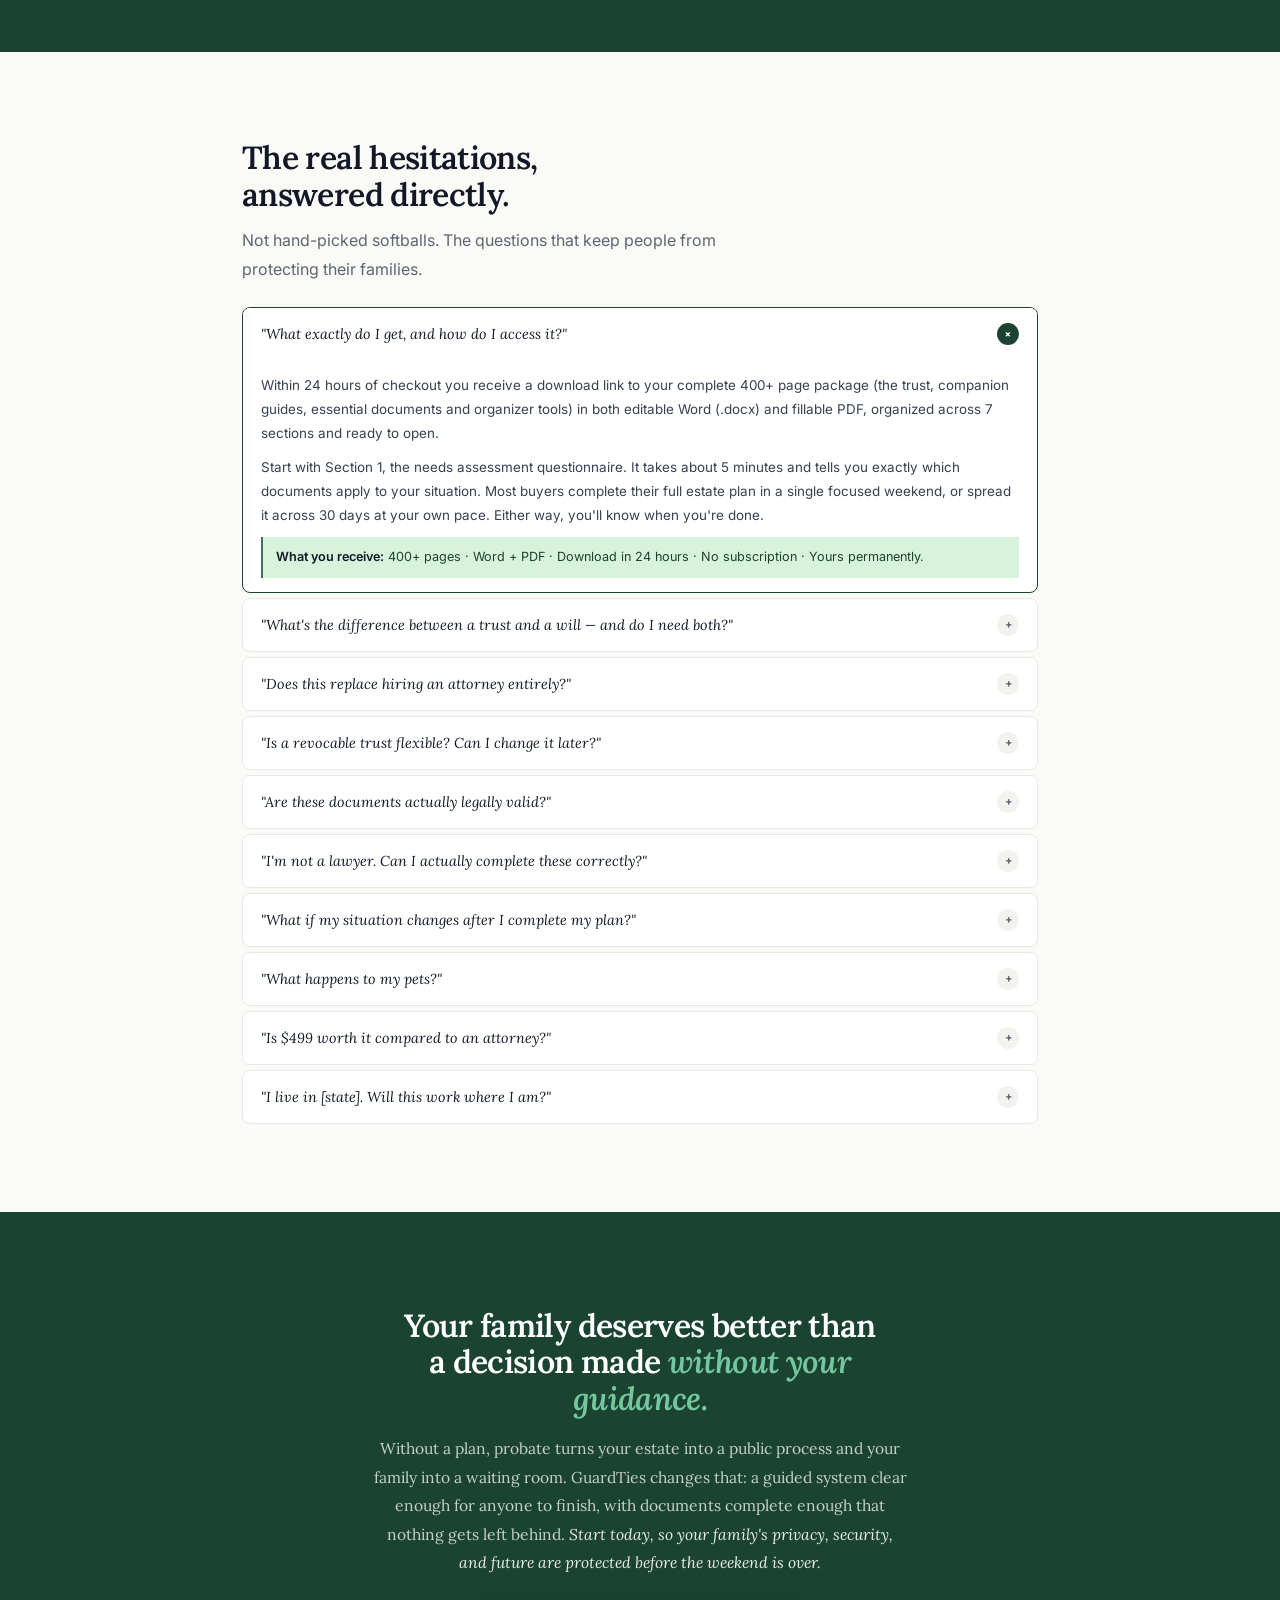
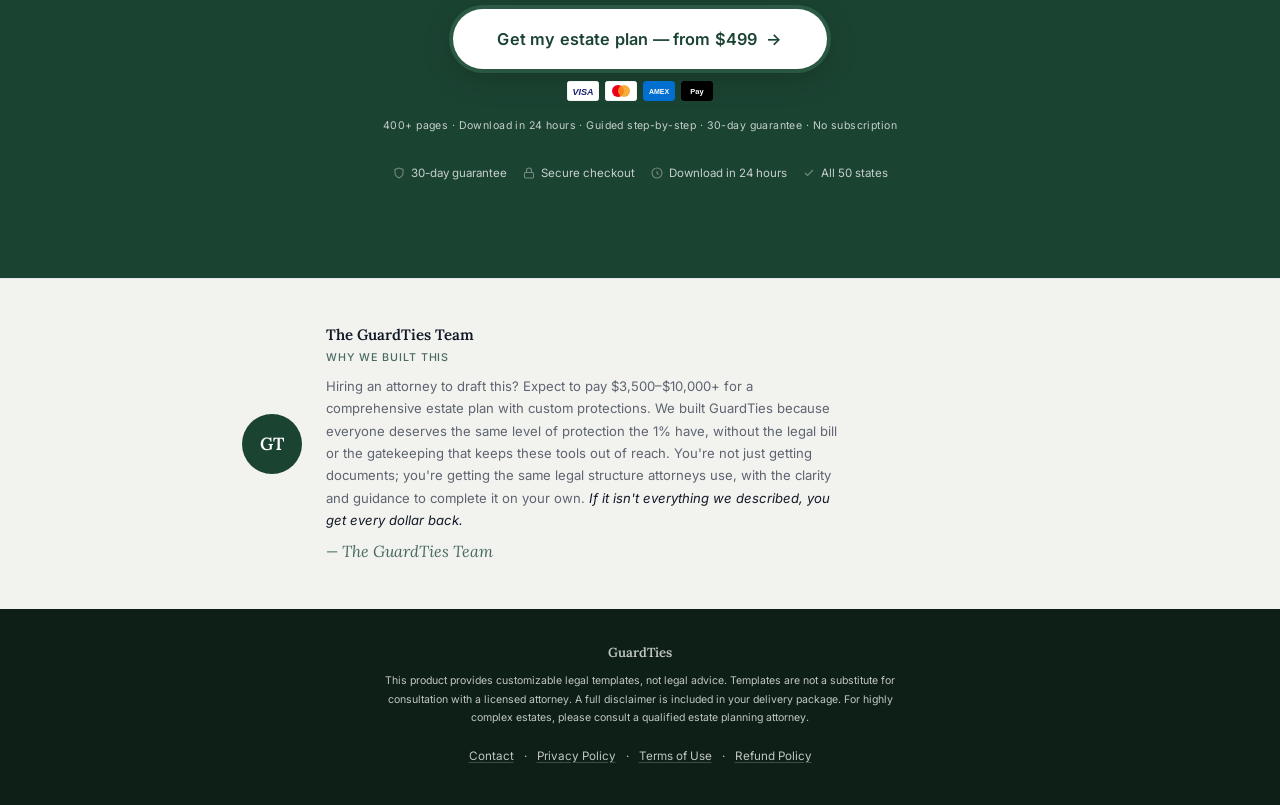
<file: landing.html>
<!DOCTYPE html>
<html lang="en">
<head>
<meta charset="UTF-8">
<meta name="viewport" content="width=device-width, initial-scale=1.0">
<meta name="robots" content="noindex, follow">
<link rel="icon" type="image/png" sizes="32x32" href="/assets/favicon-32.png">
<link rel="icon" type="image/png" sizes="16x16" href="/assets/favicon-16.png">
<link rel="apple-touch-icon" href="/assets/apple-touch-icon.png">
<title>Estate Planning Kit — Living Trust, Will &amp; POA | 400+ Pages</title>
<meta name="description" content="Complete DIY estate planning package: revocable living trust, last will &amp; testament, power of attorney, healthcare directive, HIPAA, trust funding guide and estate binder. 400+ pages, all 50 states. From $499.">
<meta property="og:title" content="Estate Planning Kit — Living Trust, Will &amp; POA | 400+ Pages">
<meta property="og:description" content="Revocable living trust, last will, power of attorney, healthcare directive, estate binder and 400+ pages of professionally drafted documents and guidance. Instant download, all 50 states. From $499.">
<meta property="og:type" content="website">
<meta property="og:image" content="https://guardties.com/assets/og-image.png">
<meta property="og:image:width" content="1200">
<meta property="og:image:height" content="630">
<meta property="og:url" content="https://guardties.com/landing.html">
<link rel="canonical" href="https://guardties.com/">
<meta name="twitter:card" content="summary_large_image">
<meta name="twitter:image" content="https://guardties.com/assets/og-image.png">
<meta name="twitter:title" content="Estate Planning Kit — Living Trust, Will &amp; POA | 400+ Pages">
<meta name="twitter:description" content="Living trust, will, power of attorney, healthcare directive and a 400+ page estate planning package. Download in 24 hours. From $499.">
<link rel="preconnect" href="https://fonts.googleapis.com">
<link rel="preconnect" href="https://fonts.gstatic.com" crossorigin>
<link href="https://fonts.googleapis.com/css2?family=Lora:ital,wght@0,400;0,500;0,600;1,400;1,500;1,600&family=Inter:wght@300;400;500;600&display=swap" rel="stylesheet" media="print" onload="this.media='all'">
<noscript><link href="https://fonts.googleapis.com/css2?family=Lora:ital,wght@0,400;0,500;0,600;1,400;1,500;1,600&family=Inter:wght@300;400;500;600&display=swap" rel="stylesheet"></noscript>
<style>
*,*::before,*::after{box-sizing:border-box;margin:0;padding:0}

/* ── TOKENS ── */
:root{
  /* Green palette — Trust & Will inspired, not copied */
  --forest:  #1B4332;   /* primary authority green */
  --forest-2:#2D6A4F;   /* mid green */
  --sage:    #486A62;   /* secondary green (darkened for WCAG AA text contrast) */
  --sage-lt: #74C69D;   /* light green accent */
  --mint:    #D8F3DC;   /* pale green surface */
  --mint-2:  #B7E4C7;   /* slightly deeper mint */
  /* Neutrals */
  --linen:   #FAFAF7;   /* warm off-white, page base */
  --linen-2: #F2F2EE;   /* slightly deeper linen */
  --ink:     #111827;   /* near-black */
  --ink-2:   #374151;
  --ink-3:   #5E6471;   /* darkened for WCAG AA text contrast */
  --faint:   #6A6F77;   /* darkened for WCAG AA text contrast */
  --white:   #FFFFFF;
  /* Gold — single warm accent, used sparingly */
  --gold:    #D4A017;
  --gold-lt: #F0C040;
  --gold-bg: rgba(212,160,23,.1);
  /* Categorical accents — icon variety only (document/persona cards), never on CTAs or brand chrome */
  --acc-blue:    #3D5A80;
  --acc-blue-bg: rgba(61,90,128,.12);
  --acc-clay:    #BC6C3D;
  --acc-clay-bg: rgba(188,108,61,.12);
  --acc-rose:    #A4506B;
  --acc-rose-bg: rgba(164,80,107,.12);
  --acc-teal:    #2A7F7E;
  --acc-teal-bg: rgba(42,127,126,.12);
  --acc-plum:    #7A4B6D;
  --acc-plum-bg: rgba(122,75,109,.12);
  --acc-indigo:    #4A5A8C;
  --acc-indigo-bg: rgba(74,90,140,.12);
  /* Warm section tints — for background rhythm between sections, BetterHelp-inspired */
  --peach:   #F7EADA;
  --sky:     #E4EEF1;
  /* Persona-card overlay darks — same hue family as the accents above, deepened for
     white-text contrast when used as a full-bleed photo gradient */
  --ov-rose:   32,20,26;
  --ov-blue:   22,33,48;
  --ov-plum:   35,22,32;
  --ov-clay:   48,30,17;
  --ov-teal:   14,40,36;
  --ov-indigo: 22,26,46;
  /* Borders */
  --bdr:     #E5E7EB;
  --bdr-2:   #D1D5DB;
  /* Semantic */
  --green-ok:#14532D;
  --green-bg:#F0FDF4;
  /* Type */
  --serif: 'Lora', Georgia, serif;
  --sans:  'Inter', system-ui, sans-serif;
  /* Radius */
  --r4:4px;--r8:8px;--r12:12px;--r16:16px;--r24:24px;--rpill:999px;
  /* Shadows */
  --sh1:0 1px 3px rgba(17,24,39,.06),0 1px 2px rgba(17,24,39,.04);
  --sh2:0 4px 16px rgba(17,24,39,.08),0 2px 6px rgba(17,24,39,.04);
  --sh3:0 20px 48px rgba(17,24,39,.12),0 8px 16px rgba(17,24,39,.06);
  /* Layout */
  --max:860px;
}

/* ── BASE ── */
html{scroll-behavior:smooth;font-size:16px}
body{font-family:var(--sans);color:var(--ink-2);background:var(--linen);-webkit-font-smoothing:antialiased;overflow-x:hidden;line-height:1.6}
h1,h2,h3{font-family:var(--serif);font-weight:600;color:var(--ink);line-height:1.15;letter-spacing:-.02em}
h1{font-size:clamp(2.4rem,5.8vw,3.8rem);line-height:1.05;letter-spacing:-.03em}
h2{font-size:clamp(1.5rem,3.4vw,2rem)}
h3{font-size:1.05rem;letter-spacing:-.01em}
p{line-height:1.78;color:var(--ink-2)}
a{color:inherit;text-decoration:none}
em{font-style:italic}
strong{font-weight:600;color:var(--ink)}
:focus-visible{outline:2px solid var(--forest);outline-offset:3px;border-radius:var(--r4)}

/* ── LAYOUT ── */
.w{max-width:var(--max);margin:0 auto;padding:0 32px}
section{padding:88px 0}
.rule{border:none;border-top:1px solid var(--bdr);margin:40px 0}

/* ── PROGRESS ── */
#pb{position:fixed;top:0;left:0;width:0%;height:3px;background:var(--sage-lt);z-index:500;pointer-events:none;transition:width .08s linear}

/* ── NAV ── */
#nav{position:sticky;top:0;z-index:400;background:rgba(250,250,247,.97);border-bottom:1px solid var(--bdr);backdrop-filter:blur(16px);-webkit-backdrop-filter:blur(16px);transition:box-shadow .2s}
#nav.shd{box-shadow:0 2px 12px rgba(17,24,39,.07)}
.nav-w{max-width:var(--max);margin:0 auto;padding:0 32px;display:flex;align-items:center;justify-content:space-between;height:64px}
.logo{font-family:var(--serif);font-size:1.1rem;font-weight:600;color:var(--forest);display:flex;align-items:center;gap:9px;letter-spacing:-.02em}
.logo-icon{width:30px;height:30px;border-radius:50%;flex-shrink:0;object-fit:contain}
.nav-links{display:flex;align-items:center;gap:24px}
.nav-lnk{font-size:.78rem;color:var(--ink-3);transition:color .15s}
.nav-lnk:hover{color:var(--forest)}
/* Primary CTA: white on forest — WCAG: #fff on #1B4332 = 9.2:1 ✓ */
.nav-cta{display:inline-flex;align-items:center;height:38px;padding:0 20px;background:var(--forest);color:var(--white);border:none;border-radius:var(--rpill);font-size:.8rem;font-weight:600;cursor:pointer;letter-spacing:.01em;transition:background .15s,transform .1s;white-space:nowrap}
.nav-cta:hover{background:var(--forest-2);transform:translateY(-1px)}
.cta-short{display:none}

/* ── SECTION EYEBROW ── */
.eyebrow{display:inline-flex;align-items:center;gap:7px;font-size:.63rem;font-weight:700;text-transform:uppercase;letter-spacing:.14em;color:var(--sage);margin-bottom:14px}
.eyebrow::before{content:'';width:18px;height:2px;background:var(--sage-lt);border-radius:1px;flex-shrink:0}

/* ── SCROLL REVEAL ── */
.sr{opacity:0;transform:translateY(14px);transition:opacity .44s ease,transform .44s ease}
.sr.on{opacity:1;transform:none}
.sr.d1{transition-delay:.08s}.sr.d2{transition-delay:.16s}.sr.d3{transition-delay:.24s}

/* ════════════════════════════
   PROMO BAR — thin trust strip above nav
════════════════════════════ */
#promo{background:var(--forest);padding:9px 0;text-align:center}
.promo-txt{font-size:.72rem;font-weight:600;color:rgba(255,255,255,.92);letter-spacing:.03em}

/* ════════════════════════════
   PDP — product-page style hero: gallery + buy box
════════════════════════════ */
#pdp{background:var(--linen);padding:40px 0 64px}
.pdp-grid{max-width:1120px;margin:0 auto;padding:0 32px;display:grid;grid-template-columns:1fr 1fr;gap:56px;align-items:start}

/* ── Gallery ── */
.pdp-gallery{position:relative;min-width:0}
.pdp-main{position:relative;border-radius:var(--r16);overflow:hidden;border:1px solid var(--bdr);aspect-ratio:1/1;background:var(--linen-2)}
.pdp-main img{width:100%;height:100%;object-fit:cover;display:block}
.pdp-thumbs{display:flex;gap:10px;margin-top:12px;overflow-x:auto;padding:2px}
.pdp-thumb{flex:0 0 auto;width:72px;height:72px;border-radius:10px;overflow:hidden;border:2px solid var(--bdr);cursor:pointer;padding:0;background:none;transition:border-color .15s}
.pdp-thumb img{width:100%;height:100%;object-fit:cover;display:block}
.pdp-thumb:hover{border-color:var(--bdr-2)}
.pdp-thumb.active{border-color:var(--forest)}

/* ── THE SIGNATURE ELEMENT: instant access badge, overlaid on main image ── */
.delivery-badge{
  display:inline-flex;flex-direction:column;align-items:center;
  width:96px;height:96px;border-radius:50%;
  background:var(--forest);border:3px solid var(--linen);
  justify-content:center;gap:2px;
  position:absolute;bottom:-16px;left:-16px;z-index:2;
  box-shadow:0 10px 28px rgba(0,0,0,.25);
}
/* Subtle sweep ring animation */
.delivery-badge::after{
  content:'';
  position:absolute;inset:-4px;border-radius:50%;
  border:1.5px solid transparent;
  border-top-color:var(--sage-lt);
  animation:sweep 3s linear infinite;
}
@keyframes sweep{to{transform:rotate(360deg)}}
.db-number{font-family:var(--serif);font-size:2.1rem;font-weight:600;color:var(--white);line-height:1}
.db-label{font-size:.52rem;font-weight:700;text-transform:uppercase;letter-spacing:.12em;color:rgba(255,255,255,.75)}

/* ── Buy box ── */
.pdp-info{min-width:0}
.pdp-rating{display:flex;align-items:center;gap:8px;margin-bottom:14px}
.pdp-stars{display:flex;gap:2px}
.pdp-star{width:14px;height:14px;fill:var(--gold);flex-shrink:0}
.pdp-rating a{font-size:.8rem;color:var(--forest);font-weight:600;text-decoration:underline;text-underline-offset:2px}
.pdp-title{font-size:clamp(1.7rem,2.6vw,2.15rem);margin-bottom:8px;max-width:480px}
.pdp-tagline{font-family:var(--serif);font-style:italic;font-size:1.05rem;color:var(--sage);margin-bottom:16px;max-width:480px}

.pdp-price-row{display:flex;align-items:baseline;gap:10px;margin-bottom:6px}
.pdp-price{font-family:var(--serif);font-size:2.6rem;font-weight:600;color:var(--forest);line-height:1}
.pdp-price-note{font-size:.85rem;color:var(--ink-3)}
.pdp-anchor{font-size:.85rem;color:var(--ink-2);margin-bottom:24px}
.pdp-anchor strong{color:var(--forest);font-weight:600}

.pdp-variants{margin-bottom:22px}
.pdp-var-label{font-size:.78rem;font-weight:700;color:var(--ink);margin-bottom:10px}
.pdp-var-grid{display:grid;grid-template-columns:1fr 1fr;gap:10px}
.pdp-var-btn{border:1.5px solid var(--bdr-2);border-radius:var(--r8);padding:11px 14px;background:var(--white);cursor:pointer;text-align:left;transition:border-color .15s,background .15s}
.pdp-var-btn:hover{border-color:var(--forest-2)}
.pdp-var-btn.active{border-color:var(--forest);background:var(--mint)}
.pdp-var-name{font-size:.84rem;font-weight:700;color:var(--ink)}
.pdp-var-price{font-size:.76rem;color:var(--ink-3);margin-top:2px}
.pdp-var-btn.active .pdp-var-price{color:var(--forest-2)}

.pdp-trust-line{display:flex;align-items:center;gap:8px;font-size:.83rem;color:var(--ink-2);margin-bottom:20px}
.pdp-trust-dot{width:8px;height:8px;border-radius:50%;background:var(--forest);flex-shrink:0}
.pdp-trust-line strong{color:var(--ink);font-weight:600}

.pdp-guarantee-line{display:flex;flex-wrap:wrap;gap:12px;margin-top:14px}

/* ════════════════════════════
   REVIEW MARQUEE — infinite loop
════════════════════════════ */
#proof-strip{background:var(--linen-2);border-bottom:1px solid var(--bdr);padding:26px 0 30px;overflow:hidden}
.marquee-head{display:flex;align-items:center;justify-content:center;gap:9px;flex-wrap:wrap;margin-bottom:18px;padding:0 20px}
.mh-stars{display:flex;gap:2px}
.mh-star{width:13px;height:13px;fill:var(--gold);flex-shrink:0}
.mh-txt{font-size:.76rem;color:var(--ink-3)}
.mh-txt strong{color:var(--ink);font-weight:600}
.mh-sep{width:1px;height:12px;background:var(--bdr-2)}
/* Viewport with soft edge fade so cards enter/exit gracefully */
.marquee{position:relative;overflow:hidden;
  -webkit-mask-image:linear-gradient(to right,transparent,#000 7%,#000 93%,transparent);
  mask-image:linear-gradient(to right,transparent,#000 7%,#000 93%,transparent)}
.marquee-track{--mq-gap:14px;display:flex;width:max-content;gap:var(--mq-gap);animation:marquee-slide 60s linear infinite;will-change:transform}
.marquee:hover .marquee-track,.marquee:focus-within .marquee-track{animation-play-state:paused}
/* -50% lands half a gap short of a clean wrap — the extra half-gap makes the loop seamless */
@keyframes marquee-slide{from{transform:translateX(0)}to{transform:translateX(calc(-50% - (var(--mq-gap) / 2)))}}
.mq-card{flex:0 0 auto;width:310px;background:var(--white);border:1px solid var(--bdr);border-radius:var(--r12);padding:16px 18px;display:flex;flex-direction:column;gap:9px}
.mq-stars{display:flex;gap:2px}
.mq-q{font-family:var(--serif);font-style:italic;font-size:.84rem;color:var(--ink);line-height:1.62;flex:1}
.mq-row{display:flex;align-items:center;gap:8px;padding-top:9px;border-top:1px solid var(--bdr)}
.mq-av{width:26px;height:26px;border-radius:50%;background:var(--mint);color:var(--forest);font-size:.6rem;font-weight:700;display:flex;align-items:center;justify-content:center;flex-shrink:0}
.mq-name{font-size:.75rem;font-weight:600;color:var(--ink);line-height:1.3}
.mq-meta{font-size:.65rem;color:var(--faint);line-height:1.3}
.mq-chk{margin-left:auto;font-size:.63rem;color:var(--green-ok);font-weight:600;white-space:nowrap}
@media(max-width:680px){
  .mq-card{width:270px}
  .marquee-track{animation-duration:45s}
  /* These proof lines wrap on narrow screens; the divider would strand at a line end */
  .hp-sep,.mh-sep{display:none}
}
/* Reduced motion: stop the loop, let people swipe through instead */
@media(prefers-reduced-motion:reduce){
  .marquee{overflow-x:auto;-webkit-overflow-scrolling:touch;
    -webkit-mask-image:none;mask-image:none}
  .marquee-track{animation:none}
}

/* ════════════════════════════
   WHAT'S IN THE KIT — plain document names, high on the page
════════════════════════════ */
#kit{background:var(--linen);padding:76px 0}
.kit-grid{display:grid;grid-template-columns:repeat(4,1fr);gap:10px;margin-top:26px}
.kit-item{display:flex;align-items:center;gap:10px;background:var(--white);border:1px solid var(--bdr);border-radius:var(--r8);padding:12px 13px;transition:border-color .15s,transform .18s,box-shadow .18s}
.kit-item:hover{border-color:var(--bdr-2);transform:translateY(-2px);box-shadow:var(--sh1)}
.kit-ico{width:30px;height:30px;border-radius:var(--r8);background:var(--mint);display:flex;align-items:center;justify-content:center;flex-shrink:0}
.kit-ico svg{width:15px;height:15px;stroke:var(--forest);fill:none;stroke-width:2}
.kit-ico.c-blue{background:var(--acc-blue-bg)}.kit-ico.c-blue svg{stroke:var(--acc-blue)}
.kit-ico.c-clay{background:var(--acc-clay-bg)}.kit-ico.c-clay svg{stroke:var(--acc-clay)}
.kit-ico.c-rose{background:var(--acc-rose-bg)}.kit-ico.c-rose svg{stroke:var(--acc-rose)}
.kit-ico.c-teal{background:var(--acc-teal-bg)}.kit-ico.c-teal svg{stroke:var(--acc-teal)}
.kit-ico.c-plum{background:var(--acc-plum-bg)}.kit-ico.c-plum svg{stroke:var(--acc-plum)}
.kit-ico.c-indigo{background:var(--acc-indigo-bg)}.kit-ico.c-indigo svg{stroke:var(--acc-indigo)}
.kit-ico.c-gold{background:var(--gold-bg)}.kit-ico.c-gold svg{stroke:var(--gold)}
.kit-t{font-size:.79rem;font-weight:600;color:var(--ink);line-height:1.32}
.kit-more{font-size:.78rem;color:var(--ink-3);margin-top:14px}
.kit-more a{color:var(--forest);font-weight:600;text-decoration:underline;text-underline-offset:2px}
/* Deliverables — the "what lands in my inbox" answer */
.kit-receive{background:var(--white);border:1px solid var(--bdr);border-radius:var(--r12);padding:22px 24px;margin-top:22px}
.kit-receive-lbl{font-size:.63rem;font-weight:700;text-transform:uppercase;letter-spacing:.12em;color:var(--ink-3);margin-bottom:12px}
.kit-receive-grid{display:grid;grid-template-columns:repeat(3,1fr);gap:7px 18px}
.kit-rec{display:flex;gap:7px;align-items:flex-start;font-size:.78rem;color:var(--ink-2);line-height:1.45}
.kit-rec-ok{color:var(--forest);font-weight:700;flex-shrink:0;margin-top:1px}
@media(max-width:900px){
  .kit-grid{grid-template-columns:repeat(3,1fr)}
  .kit-receive-grid{grid-template-columns:repeat(2,1fr)}
}
@media(max-width:680px){
  .kit-grid{grid-template-columns:repeat(2,1fr);gap:8px}
  .kit-item{padding:11px}
  .kit-t{font-size:.74rem}
  .kit-receive-grid{grid-template-columns:1fr}
}

/* ════════════════════════════
   HOW IT WORKS
════════════════════════════ */
#how{background:var(--white)}
.process-grid{display:grid;grid-template-columns:repeat(auto-fit,minmax(200px,1fr));gap:0;margin:32px 0;border:1px solid var(--bdr);border-radius:var(--r12);overflow:hidden}
.process-step{padding:28px 24px;border-right:1px solid var(--bdr);position:relative}
.process-step:last-child{border-right:none}
.ps-number{font-family:var(--serif);font-size:2.5rem;font-weight:600;color:#75927F;line-height:1;margin-bottom:14px}
.ps-title{font-size:.9rem;font-weight:600;color:var(--ink);margin-bottom:6px}
.ps-desc{font-size:.78rem;color:var(--ink-3);line-height:1.65}
/* Connector arrow */
.ps-arrow{position:absolute;top:50%;right:-1px;transform:translateY(-50%);width:22px;height:22px;background:var(--forest);border-radius:50%;display:flex;align-items:center;justify-content:center;z-index:1}
.ps-arrow svg{width:10px;height:10px;fill:none;stroke:#fff;stroke-width:2.5}
.process-step:last-child .ps-arrow{display:none}

/* ════════════════════════════
   MYTHS — scannable myth/truth cards
════════════════════════════ */
#myths{background:var(--sky);padding:88px 0}
.myth-grid{display:grid;grid-template-columns:repeat(auto-fit,minmax(320px,1fr));gap:14px;margin-top:28px}
.myth-card{background:var(--white);border:1px solid var(--bdr);border-radius:var(--r12);padding:22px 24px;transition:box-shadow .2s,transform .2s}
.myth-card:hover{box-shadow:var(--sh2);transform:translateY(-2px)}
.myth-card.full{grid-column:1/-1;max-width:600px}
.myth-tag{display:flex;align-items:center;gap:6px;font-size:.62rem;font-weight:700;text-transform:uppercase;letter-spacing:.1em;margin-bottom:8px}
.myth-tag svg{width:12px;height:12px;flex-shrink:0}
.myth-tag.no{color:var(--acc-rose)}
.myth-tag.yes{color:var(--forest)}
.myth-q{font-family:var(--serif);font-style:italic;font-size:.92rem;color:var(--ink);line-height:1.4;margin-bottom:16px;padding-bottom:16px;border-bottom:1px dashed var(--bdr-2)}
.myth-a{font-size:.8rem;color:var(--ink-3);line-height:1.65}
.myth-a strong{color:var(--ink);font-weight:600}
@media(max-width:680px){
  .myth-grid{grid-template-columns:1fr}
  .myth-card.full{max-width:none}
}

/* ════════════════════════════
   WHAT YOU RECEIVE
════════════════════════════ */
#receive{background:var(--linen-2)}
.receive-reassure{display:flex;align-items:flex-start;gap:10px;background:var(--mint);border-radius:var(--r8);padding:12px 16px;margin:18px 0 26px;max-width:640px}
.receive-reassure svg{width:16px;height:16px;stroke:var(--forest);fill:none;stroke-width:2.2;flex-shrink:0;margin-top:1px}
.receive-reassure p{font-size:.8rem;color:var(--forest-2);line-height:1.55;font-weight:500}
/* At-a-glance total — shows the buyer how 400+ pages breaks down, so the number isn't just asserted */
.pages-glance{background:var(--white);border:1px solid var(--bdr);border-radius:var(--r12);padding:20px 22px;margin-bottom:30px;max-width:520px}
.pg-lbl{font-size:.63rem;font-weight:700;text-transform:uppercase;letter-spacing:.12em;color:var(--ink-3);margin-bottom:12px}
.pg-row{display:flex;justify-content:space-between;align-items:baseline;gap:12px;padding:6px 0;border-bottom:1px solid var(--bdr)}
.pg-label{font-size:.82rem;color:var(--ink-2)}
.pg-val{font-size:.82rem;color:var(--ink-3);font-variant-numeric:tabular-nums;white-space:nowrap}
.pg-row.total{border-bottom:none;border-top:2px solid var(--forest);margin-top:2px;padding-top:12px}
.pg-row.total .pg-label{font-weight:700;color:var(--ink)}
.pg-row.total .pg-val{font-family:var(--serif);font-weight:600;color:var(--forest);font-size:1.05rem}
.pg-extra{font-size:.74rem;color:var(--ink-3);margin-top:12px;line-height:1.6}
/* Cluster labels — group the 7 pieces into 3 plain-English buckets */
.doc-group{margin-bottom:26px}
.doc-group-lbl{display:flex;align-items:baseline;gap:8px;font-size:.72rem;font-weight:700;text-transform:uppercase;letter-spacing:.1em;color:var(--dg,var(--forest));margin-bottom:14px;padding-bottom:6px;border-bottom:2px solid var(--dg,var(--forest))}
.doc-group-lbl .dgn{font-family:var(--serif);font-size:.9rem;font-weight:600}
.doc-group-lbl .dgn::after{content:'.'}
.docs-grid{display:grid;grid-template-columns:repeat(auto-fit,minmax(260px,1fr));gap:12px;margin:0}
.doc-section{background:var(--white);border:1px solid var(--bdr);border-radius:var(--r12);padding:20px;transition:box-shadow .2s,transform .2s}
.doc-section:hover{box-shadow:var(--sh2);transform:translateY(-2px)}
.doc-section.featured{border-color:var(--forest);border-width:2px}
.ds-icon{width:36px;height:36px;background:var(--mint);border-radius:var(--r8);display:flex;align-items:center;justify-content:center;margin-bottom:12px;flex-shrink:0}
.ds-icon svg{width:16px;height:16px;stroke:var(--forest);fill:none;stroke-width:2}
/* Categorical icon accents — document + persona cards only */
.ds-icon.c-blue,.persona-icon.c-blue{background:var(--acc-blue-bg)}
.ds-icon.c-blue svg,.persona-icon.c-blue svg{stroke:var(--acc-blue)}
.ds-icon.c-clay,.persona-icon.c-clay{background:var(--acc-clay-bg)}
.ds-icon.c-clay svg,.persona-icon.c-clay svg{stroke:var(--acc-clay)}
.ds-icon.c-rose,.persona-icon.c-rose{background:var(--acc-rose-bg)}
.ds-icon.c-rose svg,.persona-icon.c-rose svg{stroke:var(--acc-rose)}
.ds-icon.c-teal,.persona-icon.c-teal{background:var(--acc-teal-bg)}
.ds-icon.c-teal svg,.persona-icon.c-teal svg{stroke:var(--acc-teal)}
.ds-icon.c-plum,.persona-icon.c-plum{background:var(--acc-plum-bg)}
.ds-icon.c-plum svg,.persona-icon.c-plum svg{stroke:var(--acc-plum)}
.ds-icon.c-gold{background:var(--gold-bg)}
.ds-icon.c-gold svg{stroke:var(--gold)}
.ds-icon.c-indigo,.persona-icon.c-indigo{background:var(--acc-indigo-bg)}
.ds-icon.c-indigo svg,.persona-icon.c-indigo svg{stroke:var(--acc-indigo)}
.ds-title{font-size:.88rem;font-weight:600;color:var(--ink);margin-bottom:4px}
.ds-count{font-size:.68rem;color:var(--sage);font-weight:500;margin-bottom:10px;text-transform:uppercase;letter-spacing:.06em}
.ds-docs{display:flex;flex-direction:column;gap:4px}
.ds-doc{font-size:.75rem;color:var(--ink-3);display:flex;gap:6px;align-items:flex-start;line-height:1.4}
.ds-ok{color:var(--forest);font-weight:700;flex-shrink:0;font-size:.77rem;margin-top:1px}
.ds-note{background:var(--mint);border-radius:var(--r8);padding:8px 11px;margin-top:10px;font-size:.74rem;color:var(--forest-2);line-height:1.6;font-weight:500}
.total-bar{display:flex;justify-content:space-between;align-items:center;background:var(--forest);border-radius:var(--r8);padding:14px 20px;margin-top:10px}
.tb-l{font-size:.84rem;color:rgba(255,255,255,.75);font-weight:500}
.tb-r{font-family:var(--serif);font-size:1.4rem;font-weight:600;color:var(--white)}

/* ════════════════════════════
   COMPARISON
════════════════════════════ */
#compare{background:var(--white)}
.cmp-table{display:grid;grid-template-columns:1fr 1fr 1fr;gap:0;border:1px solid var(--bdr);border-radius:var(--r12);overflow:hidden;margin:28px 0}
.cmp-col{display:flex;flex-direction:column}
.cmp-col.us{background:var(--forest);color:var(--white)}
.cmp-col.them{background:var(--linen)}
.cmp-col.them2{background:var(--linen-2)}
.cmp-head{padding:16px 18px;border-bottom:1px solid rgba(0,0,0,.06);font-size:.75rem;font-weight:700;text-transform:uppercase;letter-spacing:.1em}
.cmp-col.us .cmp-head{color:rgba(255,255,255,.75);border-bottom-color:rgba(255,255,255,.1)}
.cmp-col.them .cmp-head,.cmp-col.them2 .cmp-head{color:var(--ink-3)}
.cmp-row{display:flex;gap:8px;align-items:flex-start;padding:9px 18px;border-bottom:1px solid rgba(0,0,0,.04);font-size:.8rem;line-height:1.45}
.cmp-col.us .cmp-row{color:rgba(255,255,255,.82);border-bottom-color:rgba(255,255,255,.07)}
.cmp-col.them .cmp-row,.cmp-col.them2 .cmp-row{color:var(--ink-3)}
.cmp-ok{color:var(--sage-lt);font-weight:700;flex-shrink:0;margin-top:1px}
.cmp-nx{color:var(--bdr-2);font-weight:700;flex-shrink:0;margin-top:1px}
.cmp-row:last-child{border-bottom:none}
.cmp-badge{font-size:.55rem;font-weight:700;text-transform:uppercase;letter-spacing:.06em;background:rgba(255,255,255,.15);color:rgba(255,255,255,.8);padding:2px 6px;border-radius:2px;margin-left:6px;vertical-align:middle}

/* ════════════════════════════
   WHO IT'S FOR — photo cards
════════════════════════════ */
#who{background:var(--linen-2)}
.who-grid{display:grid;grid-template-columns:repeat(3,1fr);gap:20px;margin:32px 0}
.who-card{display:block;position:relative;height:280px;border-radius:var(--r16);overflow:hidden;box-shadow:var(--sh2);transition:transform .25s ease,box-shadow .25s ease;cursor:pointer}
.who-card:hover{transform:translateY(-3px);box-shadow:var(--sh3)}
.who-card img{position:absolute;inset:0;width:100%;height:100%;object-fit:cover;transition:transform .5s ease}
.who-card:hover img{transform:scale(1.06)}
.who-card::after{content:'';position:absolute;inset:0;z-index:1;background:linear-gradient(to top, rgba(var(--ov,9,26,21),.92) 0%, rgba(var(--ov,9,26,21),.2) 55%, rgba(var(--ov,9,26,21),0) 80%)}
.who-card-overlay{position:absolute;left:0;right:0;bottom:0;padding:18px 20px;z-index:2}
.who-card-overlay h3{font-family:var(--serif);font-size:1.05rem;font-weight:600;color:var(--white);margin-bottom:3px;letter-spacing:-.01em;line-height:1.25}
.who-card-overlay p{font-size:.74rem;color:rgba(255,255,255,.85);line-height:1.4;margin:0}

/* ════════════════════════════
   PRICING
════════════════════════════ */
#pricing{background:var(--forest);padding:88px 0}
/* Two tiers side by side; they equalise height so the CTAs line up */
.pricing-grid{display:grid;grid-template-columns:repeat(2,1fr);gap:20px;max-width:820px;margin:32px auto 0;align-items:stretch}
.pricing-card{
  background:var(--white);
  border-radius:var(--r16);
  padding:32px 30px 28px;
  box-shadow:var(--sh3);
  display:flex;flex-direction:column;
  position:relative;
}
.pricing-card.featured{border:2px solid var(--gold)}
.pc-badge{
  position:absolute;top:-11px;left:50%;transform:translateX(-50%);
  background:var(--gold);color:#3D2C05;
  font-size:.58rem;font-weight:700;text-transform:uppercase;letter-spacing:.1em;
  padding:4px 12px;border-radius:var(--rpill);white-space:nowrap;
}
/* Bonus box — ribbon tag + text + icon, ecom product-page style */
.pc-sticker{display:flex;align-items:stretch;background:var(--mint);border-radius:var(--r8);margin-bottom:18px;overflow:hidden}
.pc-sticker-tag{flex-shrink:0;display:flex;align-items:center;background:var(--forest);color:var(--white);font-size:.6rem;font-weight:800;letter-spacing:.08em;text-transform:uppercase;padding:0 20px 0 14px;clip-path:polygon(0 0,78% 0,100% 50%,78% 100%,0 100%)}
.pc-sticker-body{flex:1;min-width:0;padding:10px 10px 10px 16px}
.pc-sticker-t{font-size:.8rem;font-weight:700;color:var(--ink)}
.pc-sticker-d{font-size:.7rem;color:var(--ink-3);margin-top:1px}
.pc-sticker-icon{flex-shrink:0;display:flex;align-items:center;padding-right:14px}
.pc-sticker-icon svg{width:22px;height:22px;stroke:var(--forest-2);fill:none;stroke-width:1.6}
.pc-foot{margin-top:auto}
@media(max-width:680px){
  .pricing-grid{grid-template-columns:1fr;gap:26px;max-width:420px}
  .pricing-card{padding:28px 22px 24px}
}
.pc-tag{font-size:.62rem;font-weight:700;text-transform:uppercase;letter-spacing:.14em;color:var(--sage);margin-bottom:16px}
.pc-name{font-family:var(--serif);font-size:1.6rem;font-weight:600;color:var(--ink);margin-bottom:4px}
.pc-price-row{display:flex;align-items:baseline;gap:10px;margin-bottom:6px}
.pc-price{font-family:var(--serif);font-size:3.1rem;font-weight:600;color:var(--forest);line-height:1}
.pc-period{font-size:.82rem;color:var(--ink-3)}
.pc-anchor{font-size:.86rem;color:var(--ink-2);margin-bottom:14px}
.pc-anchor strong{color:var(--forest);font-weight:600}
.pc-atty{font-size:.74rem;color:var(--ink-3);margin-bottom:24px;padding-bottom:20px;border-bottom:1px solid var(--bdr)}
.pc-atty strong{color:var(--ink)}
/* CTA: white on forest — 9.2:1 ✓ */
.pc-btn{
  display:flex;align-items:center;justify-content:center;gap:9px;
  width:100%;min-height:54px;padding:8px 20px;
  background:var(--forest);color:var(--white);
  border:none;border-radius:var(--rpill);
  font-family:var(--sans);font-size:.97rem;font-weight:600;
  cursor:pointer;letter-spacing:.01em;
  box-shadow:0 4px 20px rgba(27,67,50,.3);
  margin-bottom:14px;
  transition:background .15s,transform .12s,box-shadow .15s;
  text-decoration:none;
  text-align:center;
}
.pc-btn:hover{background:var(--forest-2);transform:translateY(-2px);box-shadow:0 8px 28px rgba(27,67,50,.35)}
.pc-ghost{display:block;width:100%;height:44px;line-height:42px;text-align:center;border:1.5px solid var(--bdr-2);border-radius:var(--rpill);font-size:.84rem;color:var(--ink-3);margin-bottom:20px;transition:border-color .15s,color .15s;text-decoration:none}
.pc-ghost:hover{border-color:var(--forest);color:var(--forest)}
/* Payment method badges — sit right under the buy button, reduce checkout hesitation */
.pay-badges{display:flex;align-items:center;justify-content:center;gap:6px;margin-bottom:16px}
.pay-badges svg{flex-shrink:0;border-radius:3px}
.pc-includes{margin-bottom:22px}
.pc-inc-lbl{font-size:.63rem;font-weight:700;text-transform:uppercase;letter-spacing:.12em;color:var(--ink-3);margin-bottom:10px}
.pc-inc-grid{display:grid;grid-template-columns:1fr;gap:6px}
.pc-inc-item{display:flex;gap:6px;align-items:flex-start;font-size:.76rem;color:var(--ink-2);line-height:1.4}
.pc-inc-ok{color:var(--forest);font-weight:700;flex-shrink:0;margin-top:1px;font-size:.78rem}
.pc-trust{display:flex;flex-wrap:wrap;justify-content:center;gap:12px;padding-top:16px;border-top:1px solid var(--bdr)}
.pct{display:flex;align-items:center;gap:5px;font-size:.71rem;color:var(--ink-3)}
.pct svg{width:11px;height:11px;flex-shrink:0;opacity:.5}
/* Value anchor — makes the price gap visual instead of asserted */
.price-compare{max-width:820px;margin:26px auto 24px;background:rgba(255,255,255,.06);border:1px solid rgba(255,255,255,.12);border-radius:var(--r12);padding:20px 22px}
.pcmp-lbl{font-size:.62rem;font-weight:700;text-transform:uppercase;letter-spacing:.12em;color:rgba(255,255,255,.6);margin-bottom:15px}
.pcmp-row{display:grid;grid-template-columns:132px 1fr auto;align-items:center;gap:14px;margin-bottom:11px}
.pcmp-row:last-child{margin-bottom:0}
.pcmp-name{font-size:.78rem;color:rgba(255,255,255,.8)}
.pcmp-track{height:11px;background:rgba(255,255,255,.07);border-radius:var(--rpill);overflow:hidden}
.pcmp-fill{height:100%;border-radius:var(--rpill)}
.pcmp-fill.them{width:100%;background:linear-gradient(90deg,rgba(255,255,255,.30),rgba(255,255,255,.14))}
.pcmp-fill.us{width:14%;background:var(--sage-lt)}
.pcmp-val{font-family:var(--serif);font-size:.94rem;font-weight:600;color:var(--white);white-space:nowrap}
.pcmp-foot{font-size:.72rem;color:rgba(255,255,255,.6);margin-top:14px;padding-top:12px;border-top:1px solid rgba(255,255,255,.1)}
/* Itemised stack — each line is a document you'd otherwise pay for separately */
.pstack{display:flex;justify-content:space-between;align-items:baseline;gap:14px;padding:8px 0;border-bottom:1px solid rgba(255,255,255,.07)}
.pstack-n{font-size:.8rem;color:rgba(255,255,255,.82)}
.pstack-v{font-size:.8rem;color:rgba(255,255,255,.62);white-space:nowrap;font-variant-numeric:tabular-nums}
.pstack.total{border-bottom:none;border-top:1px solid rgba(255,255,255,.18);margin-top:6px;padding-top:13px}
.pstack.total .pstack-n{font-size:.84rem;font-weight:600;color:rgba(255,255,255,.92)}
.pstack.total .pstack-v{font-family:var(--serif);font-size:1.15rem;font-weight:600;color:rgba(255,255,255,.92)}
.pstack.ours{border-bottom:none;padding-top:11px}
.pstack.ours .pstack-n{font-size:.84rem;font-weight:600;color:var(--sage-lt)}
.pstack.ours .pstack-v{font-family:var(--serif);font-size:1.5rem;font-weight:600;color:var(--sage-lt)}
.pstack-note{font-size:.68rem;color:rgba(255,255,255,.5);margin-top:4px}
/* Unit-cost framing inside each card */
.pc-permath{font-size:.72rem;color:var(--sage);font-weight:600;margin:-8px 0 16px}
/* Choice helper — the two tiers should never cause hesitation */
.pc-helper{text-align:center;font-size:.83rem;color:rgba(255,255,255,.75);margin-top:20px}
.pc-helper strong{color:var(--white);font-weight:600}
/* Proof at the decision point */
.price-social{max-width:820px;margin:22px auto 0;background:rgba(255,255,255,.06);border-left:2px solid var(--sage-lt);border-radius:0 var(--r8) var(--r8) 0;padding:16px 20px}
.price-social-q{font-family:var(--serif);font-style:italic;font-size:.9rem;color:rgba(255,255,255,.92);line-height:1.66}
.price-social-a{font-size:.72rem;color:rgba(255,255,255,.62);margin-top:8px}
/* Removes "what happens after I pay?" anxiety */
.price-next{max-width:820px;margin:22px auto 0;display:grid;grid-template-columns:repeat(3,1fr);gap:10px}
.pnext{background:rgba(255,255,255,.05);border:1px solid rgba(255,255,255,.1);border-radius:var(--r8);padding:14px 16px}
.pnext-n{font-family:var(--serif);font-size:.9rem;color:var(--sage-lt);font-weight:600;margin-bottom:5px}
.pnext-t{font-size:.77rem;color:rgba(255,255,255,.88);font-weight:600;margin-bottom:3px}
.pnext-d{font-size:.71rem;color:rgba(255,255,255,.62);line-height:1.5}
@media(max-width:680px){
  .pcmp-row{grid-template-columns:1fr auto;gap:8px 12px}
  .pcmp-name{grid-column:1/-1;margin-bottom:-4px}
  .price-next{grid-template-columns:1fr}
  .price-compare{padding:17px 18px}
}
/* Guarantee on pricing section */
.guarantee-strip{
  display:flex;align-items:center;gap:14px;
  background:rgba(255,255,255,.07);border:1px solid rgba(255,255,255,.12);
  border-radius:var(--r12);padding:16px 20px;
  max-width:560px;margin:20px auto 0;
}
.gs-icon{width:36px;height:36px;border-radius:50%;background:rgba(116,198,157,.15);display:flex;align-items:center;justify-content:center;flex-shrink:0}
.gs-icon svg{width:16px;height:16px;stroke:var(--sage-lt);fill:none;stroke-width:2.2}
.gs-t{font-size:.83rem;font-weight:600;color:rgba(255,255,255,.88);margin-bottom:2px}
.gs-d{font-size:.74rem;color:rgba(255,255,255,.75);line-height:1.55}

/* ════════════════════════════
   FAQ
════════════════════════════ */
#faqs{background:var(--linen)}
.acc{display:flex;flex-direction:column;gap:5px}
.acc-item{background:var(--white);border:1px solid var(--bdr);border-radius:var(--r8);overflow:hidden;transition:border-color .15s}
.acc-item.on{border-color:var(--forest)}
.acc-q{display:flex;justify-content:space-between;align-items:center;gap:12px;padding:15px 18px;cursor:pointer;background:var(--white);transition:background .15s;-webkit-tap-highlight-color:transparent}
.acc-q:hover{background:var(--mint)}
.acc-q-t{font-family:var(--serif);font-style:italic;font-size:.9rem;color:var(--ink);line-height:1.4}
.acc-icon{width:22px;min-width:22px;height:22px;border-radius:50%;background:var(--linen-2);display:flex;align-items:center;justify-content:center;font-size:.68rem;font-weight:700;color:var(--ink-3);transition:background .15s,transform .25s}
.acc-item.on .acc-icon{background:var(--forest);color:var(--white);transform:rotate(45deg)}
.acc-body{display:grid;grid-template-rows:0fr;transition:grid-template-rows .36s ease;overflow:hidden}
.acc-body-inner{overflow:hidden}
.acc-item.on .acc-body{grid-template-rows:1fr}
.acc-item.on .acc-body-inner{padding:14px 18px}
.acc-body p{font-size:.84rem;color:var(--ink-2);line-height:1.78;margin-bottom:10px}
.acc-body p:last-child{margin:0}
.acc-hl{background:var(--mint);border-radius:var(--r6);padding:10px 13px;margin-top:10px;font-size:.79rem;color:var(--forest);line-height:1.6;border-left:2px solid var(--sage)}
.pills{display:flex;gap:5px;flex-wrap:wrap;margin-top:8px}
.pill{font-size:.68rem;color:var(--forest);background:var(--mint);padding:3px 9px;border-radius:var(--rpill);font-weight:500}

/* ════════════════════════════
   REVIEWS
════════════════════════════ */
#reviews{background:var(--white)}
.pbar{display:grid;grid-template-columns:repeat(4,1fr);gap:10px;margin:20px 0}
.ps{background:var(--linen);border:1px solid var(--bdr);border-radius:var(--r8);padding:14px;text-align:center}
.ps-n{font-family:var(--serif);font-size:1.2rem;font-weight:600;color:var(--forest)}
.ps-l{font-size:.63rem;color:var(--faint);margin-top:3px;text-transform:uppercase;letter-spacing:.06em}
.rv-grid{display:grid;grid-template-columns:repeat(auto-fit,minmax(228px,1fr));gap:12px;margin:22px 0}
.rv{background:var(--linen);border:1px solid var(--bdr);border-radius:var(--r12);padding:20px;display:flex;flex-direction:column;gap:10px;transition:box-shadow .2s,transform .2s}
.rv:hover{box-shadow:var(--sh2);transform:translateY(-2px)}
.rv.top{border-color:var(--forest);border-width:2px;background:var(--white)}
.rv-badge{font-size:.56rem;font-weight:700;text-transform:uppercase;letter-spacing:.07em;background:var(--mint);color:var(--forest);padding:2px 7px;border-radius:2px;width:fit-content}
.star-row{display:flex;gap:2px}
.star-svg{width:13px;height:13px;fill:var(--gold)}
.rv-q{font-family:var(--serif);font-style:italic;font-size:.87rem;color:var(--ink);line-height:1.68;flex:1}
.rv-row{display:flex;align-items:center;gap:9px;padding-top:12px;border-top:1px solid var(--bdr);margin-top:auto}
.rv-av{width:32px;height:32px;border-radius:50%;background:var(--mint);color:var(--forest);font-size:.68rem;font-weight:700;display:flex;align-items:center;justify-content:center;flex-shrink:0}
.rv-name{font-size:.79rem;font-weight:600;color:var(--ink)}
.rv-meta{font-size:.67rem;color:var(--faint)}
.rv-chk{margin-left:auto;font-size:.67rem;color:var(--green-ok);font-weight:600;white-space:nowrap}
.il-rv{border-left:2px solid var(--sage-lt);padding:14px 18px;background:var(--linen);border-radius:0 var(--r8) var(--r8) 0;margin:16px 0}
.il-rv-t{font-family:var(--serif);font-style:italic;font-size:.87rem;color:var(--ink);line-height:1.7;margin-bottom:5px}
.il-rv-a{font-size:.7rem;color:var(--faint)}
/* Expert review */

/* ════════════════════════════
   CLOSE
════════════════════════════ */
#close{background:var(--forest);padding:96px 0}
.close-inner{max-width:600px;margin:0 auto;padding:0 32px;text-align:center}
.close-h{color:var(--white);margin-bottom:16px}
.close-sub{font-family:var(--serif);font-size:.98rem;color:rgba(255,255,255,.75);line-height:1.82;margin-bottom:32px}
.close-sub em{color:rgba(255,255,255,.9)}
/* Final CTA — glowing ring signals terminal action */
.btn-final{
  display:inline-flex;align-items:center;justify-content:center;gap:9px;
  height:60px;padding:0 44px;
  background:var(--white);color:var(--forest);
  border:none;border-radius:var(--rpill);
  font-family:var(--sans);font-size:1.02rem;font-weight:600;
  cursor:pointer;letter-spacing:.01em;
  box-shadow:0 0 0 4px rgba(116,198,157,.2),0 8px 32px rgba(0,0,0,.2);
  margin-bottom:12px;
  transition:background .15s,transform .12s,box-shadow .15s;
  text-decoration:none;
}
.btn-final:hover{background:var(--mint);transform:translateY(-2px);box-shadow:0 0 0 6px rgba(116,198,157,.3),0 12px 40px rgba(0,0,0,.25)}
.close-micro{font-size:.66rem;color:rgba(255,255,255,.75);letter-spacing:.04em;margin-bottom:0}
.close-trust{display:flex;flex-wrap:wrap;justify-content:center;gap:16px;margin-top:28px}
.ct-item{display:flex;align-items:center;gap:6px;font-size:.72rem;color:rgba(255,255,255,.75)}
.ct-item svg{width:12px;height:12px;flex-shrink:0;opacity:.5}

/* ════════════════════════════
   FOUNDER
════════════════════════════ */
.founder-strip{background:var(--linen-2);border-top:1px solid var(--bdr);padding:44px 0}
.founder-inner{max-width:var(--max);margin:0 auto;padding:0 32px;display:flex;align-items:center;gap:24px}
.founder-av{width:60px;height:60px;border-radius:50%;background:var(--forest);color:var(--white);font-family:var(--serif);font-size:1.1rem;font-weight:600;display:flex;align-items:center;justify-content:center;flex-shrink:0}
.founder-body{flex:1}
.founder-name{font-family:var(--serif);font-size:.94rem;font-weight:600;color:var(--ink);margin-bottom:2px}
.founder-role{font-size:.67rem;color:var(--sage);text-transform:uppercase;letter-spacing:.09em;font-weight:500;margin-bottom:9px}
.founder-note{font-size:.82rem;color:var(--ink-3);line-height:1.7;max-width:520px}
.founder-note em{color:var(--ink);font-style:italic}
.founder-sig{font-family:var(--serif);font-style:italic;font-size:1rem;color:var(--sage);margin-top:8px}

/* ════════════════════════════
   FOOTER
════════════════════════════ */
footer{background:#0D1F17;padding:32px 0;text-align:center}
.footer-brand{font-family:var(--serif);font-size:.82rem;font-weight:600;color:rgba(255,255,255,.75);margin-bottom:8px}
.footer-legal{font-size:.66rem;color:rgba(255,255,255,.75);line-height:1.75;max-width:540px;margin:0 auto 12px}
.footer-links{font-size:.73rem}
/* inline-block + padding lifts these from a 14px tap target to 24px+ (WCAG 2.5.8) */
.footer-links a{color:rgba(255,255,255,.75);text-decoration:underline;text-underline-offset:2px;text-decoration-color:rgba(255,255,255,.2);display:inline-block;padding:6px 2px}
.footer-links a:hover{color:rgba(255,255,255,.88)}
.footer-links span{color:rgba(255,255,255,.75);margin:0 8px}

/* ════════════════════════════
   STICKY BAR — mobile only
════════════════════════════ */
#sticky-bar{position:fixed;bottom:0;left:0;right:0;z-index:450;background:var(--forest);border-top:2px solid var(--sage-lt);padding:12px 20px;display:flex;align-items:center;justify-content:space-between;gap:16px;transform:translateY(100%);transition:transform .32s cubic-bezier(.4,0,.2,1);box-shadow:0 -4px 24px rgba(0,0,0,.15)}
#sticky-bar.visible{transform:translateY(0)}
.sb-left{display:flex;flex-direction:column;gap:1px}
.sb-label{font-size:.59rem;text-transform:uppercase;letter-spacing:.1em;color:rgba(255,255,255,.75);font-weight:600}
.sb-price{font-family:var(--serif);font-size:1.2rem;font-weight:600;color:var(--white);line-height:1}
.sb-btn{display:inline-flex;align-items:center;gap:7px;height:40px;padding:0 20px;background:var(--white);color:var(--forest);border:none;border-radius:var(--rpill);font-family:var(--sans);font-size:.84rem;font-weight:600;cursor:pointer;letter-spacing:.01em;transition:background .15s;text-decoration:none;flex-shrink:0}
.sb-btn:hover{background:var(--mint)}
.sb-close{width:34px;height:34px;border-radius:50%;background:rgba(255,255,255,.1);border:none;color:rgba(255,255,255,.75);display:flex;align-items:center;justify-content:center;cursor:pointer;font-size:.72rem;transition:background .15s;flex-shrink:0}
.sb-close:hover{background:rgba(255,255,255,.18)}
@media(min-width:681px){#sticky-bar{display:none}}

/* ════════════════════════════
   RESPONSIVE
════════════════════════════ */
@media(max-width:680px){
  .close-inner,.founder-inner{padding-left:20px;padding-right:20px}
  .pdp-grid{padding:0 20px}
  .w{padding:0 20px}
  section{padding:64px 0}
  h1{font-size:clamp(2rem,7vw,2.8rem)}
  .process-grid{grid-template-columns:1fr}
  .process-step{border-right:none;border-bottom:1px solid var(--bdr)}
  .process-step:last-child{border-bottom:none}
  .ps-arrow{display:none}
  .cmp-table{grid-template-columns:1fr;gap:8px;border:none;background:transparent}
  .cmp-col{border:1px solid var(--bdr);border-radius:var(--r8)}
  .cmp-col.us{order:-1}
  .pbar{grid-template-columns:repeat(2,1fr)}
  .pc-price{font-size:2.8rem}
  .pc-inc-grid{grid-template-columns:1fr}
  .nav-w{padding:0 20px}
  .founder-inner{flex-direction:column;gap:16px;text-align:center}
  .founder-av{margin:0 auto}
}
@media(max-width:900px){
  .nav-links{display:none}
  .who-grid{grid-template-columns:repeat(2,1fr)}
}
@media(max-width:680px){
  .who-grid{grid-template-columns:1fr}
  .who-card{height:220px}
}
@media(max-width:900px){
  /* Single column: gallery stacks above the buy box, matching a mobile PDP */
  .pdp-grid{grid-template-columns:1fr;gap:28px}
  #pdp{padding:24px 0 48px}
  .pdp-main{max-width:420px;margin:0 auto}
  .pdp-thumbs{max-width:420px;margin-left:auto;margin-right:auto}
}
@media(max-width:680px){
  .pdp-price{font-size:2.2rem}
  .pdp-var-grid{grid-template-columns:1fr}
}
@media(max-width:400px){
  .cta-full{display:none}
  .cta-short{display:inline}
  .nav-cta{padding:0 14px;font-size:.74rem}
  .nav-w{gap:8px}
  .sb-btn{padding:0 14px;font-size:.78rem}
  .sb-left{min-width:0}
  .sb-price{font-size:1.05rem}
}
@media(prefers-reduced-motion:reduce){
  .sr,.pc-btn,.btn-final{transition:background .15s}
  .sr{opacity:1;transform:none}
  .delivery-badge::after{animation:none}
  html{scroll-behavior:auto}
  #pb{display:none}
}
</style>
<script type="application/ld+json">
{
  "@context": "https://schema.org",
  "@type": "Organization",
  "name": "GuardTies",
  "url": "https://guardties.com/",
  "logo": "https://guardties.com/assets/nav-logo.png",
  "email": "support@guardties.com",
  "description": "GuardTies provides a self-serve, one-time-purchase 400+ page estate planning package guiding a complete estate plan without hiring an attorney.",
  "sameAs": []
}
</script>
<script type="application/ld+json">
{
  "@context": "https://schema.org",
  "@type": "Product",
  "name": "GuardTies™ Complete Estate Planning Package",
  "description": "A complete, guided estate planning package — 400+ pages organized into a 90-page revocable living trust, customizable schedules, a trust finalization toolkit, a 200-page walkthrough companion guide, a 33-page trust funding guide, 80+ pages of essential estate documents, and a digital vault organizer. Delivered as an instant download.",
  "brand": {
    "@type": "Brand",
    "name": "GuardTies"
  },
  "offers": {
    "@type": "AggregateOffer",
    "url": "https://guardties.com/#pricing",
    "priceCurrency": "USD",
    "lowPrice": "499",
    "highPrice": "599",
    "offerCount": "2",
    "availability": "https://schema.org/InStock",
    "offers": [
      {
        "@type": "Offer",
        "name": "Individual",
        "description": "Complete estate planning system covering one person. Includes the Bypass Estate Tax Savings Guide.",
        "url": "https://guardties.com/#pricing",
        "priceCurrency": "USD",
        "price": "499",
        "priceValidUntil": "2027-12-31",
        "availability": "https://schema.org/InStock",
        "itemCondition": "https://schema.org/NewCondition"
      },
      {
        "@type": "Offer",
        "name": "Couple",
        "description": "Complete estate planning system covering both partners. Includes the Bypass Estate Tax Savings Guide.",
        "url": "https://guardties.com/#pricing",
        "priceCurrency": "USD",
        "price": "599",
        "priceValidUntil": "2027-12-31",
        "availability": "https://schema.org/InStock",
        "itemCondition": "https://schema.org/NewCondition"
      }
    ]
  },
  "aggregateRating": {
    "@type": "AggregateRating",
    "ratingValue": "4.96",
    "bestRating": "5",
    "worstRating": "1",
    "reviewCount": "85"
  }
}
</script>
<script type="application/ld+json">
{
  "@context": "https://schema.org",
  "@type": "FAQPage",
  "mainEntity": [
    {
      "@type": "Question",
      "name": "What exactly do I get, and how do I access it?",
      "acceptedAnswer": {
        "@type": "Answer",
        "text": "Within 24 hours of checkout you receive a download link to your complete 400+ page package — the trust, companion guides, essential documents and organizer tools — in both editable Word (.docx) and fillable PDF, organized and ready to open. Start with Section 1 — the needs assessment questionnaire takes about 5 minutes and tells you exactly which documents apply to your situation. Most buyers complete their full estate plan in a single focused weekend — or spread it across 30 days at your own pace."
      }
    },
    {
      "@type": "Question",
      "name": "What's the difference between a trust and a will — and do I need both?",
      "acceptedAnswer": {
        "@type": "Answer",
        "text": "A will tells people what you want after you die — but it goes through probate court, which is public, slow (9–18 months), and expensive. A revocable living trust does the same job but bypasses probate entirely: assets transfer directly to your beneficiaries, privately, within days. The short answer: you need both. A pour-over will catches anything you didn't transfer into your trust during your lifetime; the trust handles the rest."
      }
    },
    {
      "@type": "Question",
      "name": "Do I actually need a trust, or is a will enough?",
      "acceptedAnswer": {
        "@type": "Answer",
        "text": "If you own real estate, have children under 18, have assets you want distributed in a specific way, or value keeping your estate private, a trust is worth it — it bypasses probate, the public court process that ties up your estate. If your estate is extremely simple, a will may be sufficient."
      }
    },
    {
      "@type": "Question",
      "name": "Is a revocable trust flexible? Can I change it later?",
      "acceptedAnswer": {
        "@type": "Answer",
        "text": "Yes — completely. A revocable living trust can be changed, updated, or revoked at any time while you are alive and have legal capacity, using the trust amendment form included in your package. You are never locked in."
      }
    },
    {
      "@type": "Question",
      "name": "Are these documents actually legally valid?",
      "acceptedAnswer": {
        "@type": "Answer",
        "text": "Yes. Every document is professionally drafted using the same structural clauses, notary blocks, witness signature sections, and execution language used in attorney-prepared estate plans. Legal validity in practice depends on correct execution, so your package includes a 50-state notary and witness guide."
      }
    },
    {
      "@type": "Question",
      "name": "I'm not a lawyer. Can I actually complete these correctly?",
      "acceptedAnswer": {
        "@type": "Answer",
        "text": "Yes. Every document includes plain-English guidance notes explaining what each section means, the needs assessment tells you which documents apply before you start, and the 50-state notary guide tells you exactly how to execute them."
      }
    },
    {
      "@type": "Question",
      "name": "What if my situation changes after I complete my plan?",
      "acceptedAnswer": {
        "@type": "Answer",
        "text": "Your package includes a trust amendment form so you can update without rewriting everything, and an annual review checklist that prompts you to revisit after major life events like marriage, divorce, new children, or new property."
      }
    },
    {
      "@type": "Question",
      "name": "What happens to my pets?",
      "acceptedAnswer": {
        "@type": "Answer",
        "text": "Your plan covers them. Pets are legally treated as property, which means that without instructions they pass along with the rest of your belongings — and who ends up caring for them is left to chance. Your package includes pet care provisions so you can name the person you want to take them and record how you want them looked after."
      }
    },
    {
      "@type": "Question",
      "name": "Is $499 worth it compared to an attorney?",
      "acceptedAnswer": {
        "@type": "Answer",
        "text": "The average estate attorney charges $3,500–$10,000+ for a comparable document set. You receive the complete 400+ page GuardTies package as an instant download for roughly the cost of one to two hours of attorney time — $499 for an individual, $599 covering both partners — backed by a 30-day money-back guarantee."
      }
    },
    {
      "@type": "Question",
      "name": "I live in [state]. Will this work where I am?",
      "acceptedAnswer": {
        "@type": "Answer",
        "text": "Yes. A state considerations flag sheet identifies every clause that may vary by state, and the 50-state notary and witness guide covers execution requirements for your specific state."
      }
    }
  ]
}
</script>
</head>
<body>

<div id="pb" aria-hidden="true"></div>

<!-- NAV -->
<div id="promo"><p class="promo-txt">★ 4.9/5 FROM 85 FAMILIES · ONE-TIME PAYMENT · 30-DAY MONEY-BACK GUARANTEE</p></div>
<nav id="nav" role="navigation" aria-label="Main navigation">
  <div class="nav-w">
    <a href="#" class="logo" aria-label="GuardTies — return to top">
      <img class="logo-icon" src="/assets/nav-logo.png" width="30" height="30" alt="" decoding="async">
      GuardTies
    </a>
    <a href="#pricing" class="nav-cta" aria-label="See pricing — plans from $499"><span class="cta-full">Get my estate plan — from $499</span><span class="cta-short">Plans from $499</span></a>
  </div>
</nav>

<main>
<!-- ════ HERO ════ -->
<section id="pdp" aria-label="Product">
  <div class="pdp-grid">

    <!-- ── Gallery ── -->
    <div class="pdp-gallery sr">
      <div class="pdp-main">
        <picture>
          <source id="pdp-main-src" srcset="/assets/hero-photo.webp" type="image/webp">
          <img id="pdp-main-img" src="/assets/hero-photo.jpg" width="1000" height="1000" alt="A father embracing his young daughter, a warm candid moment representing the family GuardTies helps protect" loading="eager" fetchpriority="high">
        </picture>
        <div class="delivery-badge" aria-label="Download in 24 hours — one-time payment">
          <div class="db-number">24h</div>
          <div class="db-label">Delivery</div>
        </div>
      </div>
      <div class="pdp-thumbs" role="list" aria-label="Product photos">
        <button type="button" class="pdp-thumb active" role="listitem" aria-label="Show photo 1" data-jpg="/assets/hero-photo.jpg" data-webp="/assets/hero-photo.webp" data-alt="A father embracing his young daughter, a warm candid moment representing the family GuardTies helps protect"><img src="/assets/hero-photo.jpg" width="72" height="72" alt="" loading="lazy"></button>
        <button type="button" class="pdp-thumb" role="listitem" aria-label="Show photo 2" data-jpg="/assets/who-new-parent.jpg" data-webp="/assets/who-new-parent.webp" data-alt="A new parent holding their infant's foot, a tender moment representing the family GuardTies helps protect"><img src="/assets/who-new-parent.jpg" width="72" height="72" alt="" loading="lazy"></button>
        <button type="button" class="pdp-thumb" role="listitem" aria-label="Show photo 3" data-jpg="/assets/who-homeowner.jpg" data-webp="/assets/who-homeowner.webp" data-alt="A new homeowner holding a house-shaped keychain with their front door keys"><img src="/assets/who-homeowner.jpg" width="72" height="72" alt="" loading="lazy"></button>
        <button type="button" class="pdp-thumb" role="listitem" aria-label="Show photo 4" data-jpg="/assets/who-blended-family.jpg" data-webp="/assets/who-blended-family.webp" data-alt="A multi-generational blended family gathered together at an outdoor evening get-together"><img src="/assets/who-blended-family.jpg" width="72" height="72" alt="" loading="lazy"></button>
        <button type="button" class="pdp-thumb" role="listitem" aria-label="Show photo 5" data-jpg="/assets/who-procrastinator.jpg" data-webp="/assets/who-procrastinator.webp" data-alt="A man relaxed on a couch working on a laptop, putting off a task for later"><img src="/assets/who-procrastinator.jpg" width="72" height="72" alt="" loading="lazy"></button>
        <button type="button" class="pdp-thumb" role="listitem" aria-label="Show photo 6" data-jpg="/assets/who-almost-done.jpg" data-webp="/assets/who-almost-done.webp" data-alt="An alarm clock placed on a laptop, a reminder of an estate plan that's been left unfinished"><img src="/assets/who-almost-done.jpg" width="72" height="72" alt="" loading="lazy"></button>
        <button type="button" class="pdp-thumb" role="listitem" aria-label="Show photo 7" data-jpg="/assets/who-wealth-builder.jpg" data-webp="/assets/who-wealth-builder.webp" data-alt="A businessman in a suit working on his laptop, managing his wealth and assets"><img src="/assets/who-wealth-builder.jpg" width="72" height="72" alt="" loading="lazy"></button>
      </div>
    </div>

    <!-- ── Buy box ── -->
    <div class="pdp-info sr">
      <h1 class="pdp-title">GuardTies&trade; Complete Estate Planning Package</h1>
      <p class="pdp-tagline">Give your family the gift of clarity.</p>

      <div class="pdp-rating">
        <div class="pdp-stars" role="img" aria-label="4.9 out of 5 stars">
          <svg class="pdp-star" viewBox="0 0 16 16" aria-hidden="true"><path d="M8 1l1.9 3.9 4.3.6-3.1 3 .7 4.3L8 10.7l-3.8 2.1.7-4.3-3.1-3 4.3-.6z"/></svg>
          <svg class="pdp-star" viewBox="0 0 16 16" aria-hidden="true"><path d="M8 1l1.9 3.9 4.3.6-3.1 3 .7 4.3L8 10.7l-3.8 2.1.7-4.3-3.1-3 4.3-.6z"/></svg>
          <svg class="pdp-star" viewBox="0 0 16 16" aria-hidden="true"><path d="M8 1l1.9 3.9 4.3.6-3.1 3 .7 4.3L8 10.7l-3.8 2.1.7-4.3-3.1-3 4.3-.6z"/></svg>
          <svg class="pdp-star" viewBox="0 0 16 16" aria-hidden="true"><path d="M8 1l1.9 3.9 4.3.6-3.1 3 .7 4.3L8 10.7l-3.8 2.1.7-4.3-3.1-3 4.3-.6z"/></svg>
          <svg class="pdp-star" viewBox="0 0 16 16" aria-hidden="true"><path d="M8 1l1.9 3.9 4.3.6-3.1 3 .7 4.3L8 10.7l-3.8 2.1.7-4.3-3.1-3 4.3-.6z"/></svg>
        </div>
        <a href="#reviews">4.9 / 5 · 85 reviews</a>
      </div>

      <div class="pdp-price-row">
        <div class="pdp-price" id="pdp-price">$499</div>
        <div class="pdp-price-note">one-time payment</div>
      </div>
      <div class="pdp-anchor" id="pdp-anchor">vs. <strong>$3,500–$10,000+</strong> at a local law firm</div>

      <div class="pdp-variants">
        <div class="pdp-var-label">Choose your plan</div>
        <div class="pdp-var-grid">
          <button type="button" class="pdp-var-btn active" id="pdp-var-individual" aria-pressed="true">
            <div class="pdp-var-name">Individual</div>
            <div class="pdp-var-price">$499 · one person</div>
          </button>
          <button type="button" class="pdp-var-btn" id="pdp-var-couple" aria-pressed="false">
            <div class="pdp-var-name">Couple</div>
            <div class="pdp-var-price">$599 · both partners</div>
          </button>
        </div>
      </div>

      <div class="pc-includes">
        <div class="pc-inc-lbl">What you get</div>
        <div class="pc-inc-grid">
          <div class="pc-inc-item"><span class="pc-inc-ok">✓</span>400+ pages, fully drafted</div>
          <div class="pc-inc-item"><span class="pc-inc-ok">✓</span>Download within 24 hours</div>
          <div class="pc-inc-item"><span class="pc-inc-ok">✓</span>Skip probate entirely</div>
          <div class="pc-inc-item"><span class="pc-inc-ok">✓</span>All 50 states · Word + PDF</div>
        </div>
      </div>

      <div class="pc-sticker">
        <div class="pc-sticker-tag">Bonus</div>
        <div class="pc-sticker-body">
          <div class="pc-sticker-t">Bypass Estate Tax Savings Guide</div>
          <div class="pc-sticker-d">Included free — no extra cost</div>
        </div>
        <div class="pc-sticker-icon" aria-hidden="true"><svg viewBox="0 0 24 24"><path d="M20 12v10H4V12"/><path d="M2 7h20v5H2z"/><path d="M12 22V7"/><path d="M12 7H7.5a2.5 2.5 0 0 1 0-5C11 2 12 7 12 7z"/><path d="M12 7h4.5a2.5 2.5 0 0 0 0-5C13 2 12 7 12 7z"/></svg></div>
      </div>

      <div class="pdp-trust-line"><span class="pdp-trust-dot" aria-hidden="true"></span><strong>Instant access:</strong>&nbsp;download link arrives within 24 hours of checkout.</div>

      <a href="#pricing" class="pc-btn" id="pdp-cta-btn" aria-label="Get my estate plan — $499">Get my estate plan — $499 <span aria-hidden="true">→</span></a>
      <div class="pay-badges" aria-label="We accept Visa, Mastercard, American Express, and Apple Pay">
        <svg viewBox="0 0 32 20" width="32" height="20" aria-hidden="true"><rect width="32" height="20" rx="3" fill="#fff" stroke="#E5E7EB"/><text x="16" y="14" font-family="Arial, sans-serif" font-size="9" font-weight="700" font-style="italic" fill="#1A1F71" text-anchor="middle">VISA</text></svg>
        <svg viewBox="0 0 32 20" width="32" height="20" aria-hidden="true"><rect width="32" height="20" rx="3" fill="#fff" stroke="#E5E7EB"/><circle cx="13" cy="10" r="6" fill="#EB001B"/><circle cx="19" cy="10" r="6" fill="#F79E1B" fill-opacity=".85"/></svg>
        <svg viewBox="0 0 32 20" width="32" height="20" aria-hidden="true"><rect width="32" height="20" rx="3" fill="#006FCF"/><text x="16" y="13" font-family="Arial, sans-serif" font-size="7" font-weight="700" fill="#fff" text-anchor="middle">AMEX</text></svg>
        <svg viewBox="0 0 32 20" width="32" height="20" aria-hidden="true"><rect width="32" height="20" rx="3" fill="#000"/><text x="16" y="13" font-family="-apple-system,Arial,sans-serif" font-size="7.5" font-weight="600" fill="#fff" text-anchor="middle">Pay</text></svg>
      </div>

      <div class="pdp-guarantee-line">
        <div class="pct"><svg viewBox="0 0 24 24" fill="none" stroke="currentColor" stroke-width="2.2" aria-hidden="true"><path d="M12 22s8-4 8-10V5l-8-3-8 3v7c0 6 8 10 8 10z"/></svg>30-day money-back guarantee</div>
        <div class="pct"><svg viewBox="0 0 24 24" fill="none" stroke="currentColor" stroke-width="2.2" aria-hidden="true"><rect x="3" y="11" width="18" height="11" rx="2"/><path d="M7 11V7a5 5 0 0 1 10 0v4"/></svg>Secure checkout</div>
      </div>
    </div>

  </div>
</section>

<!-- ════ REVIEW MARQUEE ════ -->
<section id="proof-strip" aria-label="Customer reviews">
  <div class="marquee-head">
    <div class="mh-stars" role="img" aria-label="4.9 out of 5 stars">
      <svg class="mh-star" viewBox="0 0 16 16" aria-hidden="true"><path d="M8 1l1.9 3.9 4.3.6-3.1 3 .7 4.3L8 10.7l-3.8 2.1.7-4.3-3.1-3 4.3-.6z"/></svg>
      <svg class="mh-star" viewBox="0 0 16 16" aria-hidden="true"><path d="M8 1l1.9 3.9 4.3.6-3.1 3 .7 4.3L8 10.7l-3.8 2.1.7-4.3-3.1-3 4.3-.6z"/></svg>
      <svg class="mh-star" viewBox="0 0 16 16" aria-hidden="true"><path d="M8 1l1.9 3.9 4.3.6-3.1 3 .7 4.3L8 10.7l-3.8 2.1.7-4.3-3.1-3 4.3-.6z"/></svg>
      <svg class="mh-star" viewBox="0 0 16 16" aria-hidden="true"><path d="M8 1l1.9 3.9 4.3.6-3.1 3 .7 4.3L8 10.7l-3.8 2.1.7-4.3-3.1-3 4.3-.6z"/></svg>
      <svg class="mh-star" viewBox="0 0 16 16" aria-hidden="true"><path d="M8 1l1.9 3.9 4.3.6-3.1 3 .7 4.3L8 10.7l-3.8 2.1.7-4.3-3.1-3 4.3-.6z"/></svg>
    </div>
    <div class="mh-txt"><strong>4.9 / 5</strong></div>
    <div class="mh-sep" aria-hidden="true"></div>
    <div class="mh-txt"><strong>82 of 85 reviewers</strong> gave 5 stars</div>
    <div class="mh-sep" aria-hidden="true"></div>
    <div class="mh-txt"><strong>1,470+ customers</strong> protected</div>
  </div>
  <div class="marquee">
    <div class="marquee-track">
      <!-- Set 1 — read by assistive tech -->
      <div class="mq-card">
        <div class="mq-stars" role="img" aria-label="5 stars"><svg class="star-svg" viewBox="0 0 16 16" aria-hidden="true"><path d="M8 1l1.9 3.9 4.3.6-3.1 3 .7 4.3L8 10.7l-3.8 2.1.7-4.3-3.1-3 4.3-.6z"/></svg><svg class="star-svg" viewBox="0 0 16 16" aria-hidden="true"><path d="M8 1l1.9 3.9 4.3.6-3.1 3 .7 4.3L8 10.7l-3.8 2.1.7-4.3-3.1-3 4.3-.6z"/></svg><svg class="star-svg" viewBox="0 0 16 16" aria-hidden="true"><path d="M8 1l1.9 3.9 4.3.6-3.1 3 .7 4.3L8 10.7l-3.8 2.1.7-4.3-3.1-3 4.3-.6z"/></svg><svg class="star-svg" viewBox="0 0 16 16" aria-hidden="true"><path d="M8 1l1.9 3.9 4.3.6-3.1 3 .7 4.3L8 10.7l-3.8 2.1.7-4.3-3.1-3 4.3-.6z"/></svg><svg class="star-svg" viewBox="0 0 16 16" aria-hidden="true"><path d="M8 1l1.9 3.9 4.3.6-3.1 3 .7 4.3L8 10.7l-3.8 2.1.7-4.3-3.1-3 4.3-.6z"/></svg></div>
        <div class="mq-q">"I have already spent about 150 hours trying to create these same documents, but this set was ready in a single download."</div>
        <div class="mq-row"><div class="mq-av" aria-hidden="true">A</div><div><div class="mq-name">Alison</div><div class="mq-meta">May 2026</div></div><div class="mq-chk">✓ Verified</div></div>
      </div>
      <div class="mq-card">
        <div class="mq-stars" role="img" aria-label="5 stars"><svg class="star-svg" viewBox="0 0 16 16" aria-hidden="true"><path d="M8 1l1.9 3.9 4.3.6-3.1 3 .7 4.3L8 10.7l-3.8 2.1.7-4.3-3.1-3 4.3-.6z"/></svg><svg class="star-svg" viewBox="0 0 16 16" aria-hidden="true"><path d="M8 1l1.9 3.9 4.3.6-3.1 3 .7 4.3L8 10.7l-3.8 2.1.7-4.3-3.1-3 4.3-.6z"/></svg><svg class="star-svg" viewBox="0 0 16 16" aria-hidden="true"><path d="M8 1l1.9 3.9 4.3.6-3.1 3 .7 4.3L8 10.7l-3.8 2.1.7-4.3-3.1-3 4.3-.6z"/></svg><svg class="star-svg" viewBox="0 0 16 16" aria-hidden="true"><path d="M8 1l1.9 3.9 4.3.6-3.1 3 .7 4.3L8 10.7l-3.8 2.1.7-4.3-3.1-3 4.3-.6z"/></svg><svg class="star-svg" viewBox="0 0 16 16" aria-hidden="true"><path d="M8 1l1.9 3.9 4.3.6-3.1 3 .7 4.3L8 10.7l-3.8 2.1.7-4.3-3.1-3 4.3-.6z"/></svg></div>
        <div class="mq-q">"Extremely useful, just what I needed. Saved me a lot of time, effort and head scratching."</div>
        <div class="mq-row"><div class="mq-av" aria-hidden="true">R</div><div><div class="mq-name">Rose-Anne</div><div class="mq-meta">Aug 2025</div></div><div class="mq-chk">✓ Verified</div></div>
      </div>
      <div class="mq-card">
        <div class="mq-stars" role="img" aria-label="5 stars"><svg class="star-svg" viewBox="0 0 16 16" aria-hidden="true"><path d="M8 1l1.9 3.9 4.3.6-3.1 3 .7 4.3L8 10.7l-3.8 2.1.7-4.3-3.1-3 4.3-.6z"/></svg><svg class="star-svg" viewBox="0 0 16 16" aria-hidden="true"><path d="M8 1l1.9 3.9 4.3.6-3.1 3 .7 4.3L8 10.7l-3.8 2.1.7-4.3-3.1-3 4.3-.6z"/></svg><svg class="star-svg" viewBox="0 0 16 16" aria-hidden="true"><path d="M8 1l1.9 3.9 4.3.6-3.1 3 .7 4.3L8 10.7l-3.8 2.1.7-4.3-3.1-3 4.3-.6z"/></svg><svg class="star-svg" viewBox="0 0 16 16" aria-hidden="true"><path d="M8 1l1.9 3.9 4.3.6-3.1 3 .7 4.3L8 10.7l-3.8 2.1.7-4.3-3.1-3 4.3-.6z"/></svg><svg class="star-svg" viewBox="0 0 16 16" aria-hidden="true"><path d="M8 1l1.9 3.9 4.3.6-3.1 3 .7 4.3L8 10.7l-3.8 2.1.7-4.3-3.1-3 4.3-.6z"/></svg></div>
        <div class="mq-q">"Nice set of forms. Professional looking and easy to use. Recommend this product."</div>
        <div class="mq-row"><div class="mq-av" aria-hidden="true">R</div><div><div class="mq-name">Robert</div><div class="mq-meta">Nov 2025</div></div><div class="mq-chk">✓ Verified</div></div>
      </div>
      <div class="mq-card">
        <div class="mq-stars" role="img" aria-label="5 stars"><svg class="star-svg" viewBox="0 0 16 16" aria-hidden="true"><path d="M8 1l1.9 3.9 4.3.6-3.1 3 .7 4.3L8 10.7l-3.8 2.1.7-4.3-3.1-3 4.3-.6z"/></svg><svg class="star-svg" viewBox="0 0 16 16" aria-hidden="true"><path d="M8 1l1.9 3.9 4.3.6-3.1 3 .7 4.3L8 10.7l-3.8 2.1.7-4.3-3.1-3 4.3-.6z"/></svg><svg class="star-svg" viewBox="0 0 16 16" aria-hidden="true"><path d="M8 1l1.9 3.9 4.3.6-3.1 3 .7 4.3L8 10.7l-3.8 2.1.7-4.3-3.1-3 4.3-.6z"/></svg><svg class="star-svg" viewBox="0 0 16 16" aria-hidden="true"><path d="M8 1l1.9 3.9 4.3.6-3.1 3 .7 4.3L8 10.7l-3.8 2.1.7-4.3-3.1-3 4.3-.6z"/></svg><svg class="star-svg" viewBox="0 0 16 16" aria-hidden="true"><path d="M8 1l1.9 3.9 4.3.6-3.1 3 .7 4.3L8 10.7l-3.8 2.1.7-4.3-3.1-3 4.3-.6z"/></svg></div>
        <div class="mq-q">"This was very helpful and would recommend, it covers everything!!! Love it!"</div>
        <div class="mq-row"><div class="mq-av" aria-hidden="true">R</div><div><div class="mq-name">Raven</div><div class="mq-meta">May 2026</div></div><div class="mq-chk">✓ Verified</div></div>
      </div>
      <div class="mq-card">
        <div class="mq-stars" role="img" aria-label="5 stars"><svg class="star-svg" viewBox="0 0 16 16" aria-hidden="true"><path d="M8 1l1.9 3.9 4.3.6-3.1 3 .7 4.3L8 10.7l-3.8 2.1.7-4.3-3.1-3 4.3-.6z"/></svg><svg class="star-svg" viewBox="0 0 16 16" aria-hidden="true"><path d="M8 1l1.9 3.9 4.3.6-3.1 3 .7 4.3L8 10.7l-3.8 2.1.7-4.3-3.1-3 4.3-.6z"/></svg><svg class="star-svg" viewBox="0 0 16 16" aria-hidden="true"><path d="M8 1l1.9 3.9 4.3.6-3.1 3 .7 4.3L8 10.7l-3.8 2.1.7-4.3-3.1-3 4.3-.6z"/></svg><svg class="star-svg" viewBox="0 0 16 16" aria-hidden="true"><path d="M8 1l1.9 3.9 4.3.6-3.1 3 .7 4.3L8 10.7l-3.8 2.1.7-4.3-3.1-3 4.3-.6z"/></svg><svg class="star-svg" viewBox="0 0 16 16" aria-hidden="true"><path d="M8 1l1.9 3.9 4.3.6-3.1 3 .7 4.3L8 10.7l-3.8 2.1.7-4.3-3.1-3 4.3-.6z"/></svg></div>
        <div class="mq-q">"I am grateful for finding this. We hunted everywhere for one, and it was so easy to get and easy to do."</div>
        <div class="mq-row"><div class="mq-av" aria-hidden="true">J</div><div><div class="mq-name">Jeri</div><div class="mq-meta">Jun 2025</div></div><div class="mq-chk">✓ Verified</div></div>
      </div>
      <div class="mq-card">
        <div class="mq-stars" role="img" aria-label="5 stars"><svg class="star-svg" viewBox="0 0 16 16" aria-hidden="true"><path d="M8 1l1.9 3.9 4.3.6-3.1 3 .7 4.3L8 10.7l-3.8 2.1.7-4.3-3.1-3 4.3-.6z"/></svg><svg class="star-svg" viewBox="0 0 16 16" aria-hidden="true"><path d="M8 1l1.9 3.9 4.3.6-3.1 3 .7 4.3L8 10.7l-3.8 2.1.7-4.3-3.1-3 4.3-.6z"/></svg><svg class="star-svg" viewBox="0 0 16 16" aria-hidden="true"><path d="M8 1l1.9 3.9 4.3.6-3.1 3 .7 4.3L8 10.7l-3.8 2.1.7-4.3-3.1-3 4.3-.6z"/></svg><svg class="star-svg" viewBox="0 0 16 16" aria-hidden="true"><path d="M8 1l1.9 3.9 4.3.6-3.1 3 .7 4.3L8 10.7l-3.8 2.1.7-4.3-3.1-3 4.3-.6z"/></svg><svg class="star-svg" viewBox="0 0 16 16" aria-hidden="true"><path d="M8 1l1.9 3.9 4.3.6-3.1 3 .7 4.3L8 10.7l-3.8 2.1.7-4.3-3.1-3 4.3-.6z"/></svg></div>
        <div class="mq-q">"Easy to edit and use. Saved me a lot of time instead of creating my own."</div>
        <div class="mq-row"><div class="mq-av" aria-hidden="true">T</div><div><div class="mq-name">Teresa</div><div class="mq-meta">May 2026</div></div><div class="mq-chk">✓ Verified</div></div>
      </div>
      <!-- Set 2 — visual duplicate for the seamless loop, hidden from screen readers -->
      <div class="mq-card" aria-hidden="true">
        <div class="mq-stars"><svg class="star-svg" viewBox="0 0 16 16"><path d="M8 1l1.9 3.9 4.3.6-3.1 3 .7 4.3L8 10.7l-3.8 2.1.7-4.3-3.1-3 4.3-.6z"/></svg><svg class="star-svg" viewBox="0 0 16 16"><path d="M8 1l1.9 3.9 4.3.6-3.1 3 .7 4.3L8 10.7l-3.8 2.1.7-4.3-3.1-3 4.3-.6z"/></svg><svg class="star-svg" viewBox="0 0 16 16"><path d="M8 1l1.9 3.9 4.3.6-3.1 3 .7 4.3L8 10.7l-3.8 2.1.7-4.3-3.1-3 4.3-.6z"/></svg><svg class="star-svg" viewBox="0 0 16 16"><path d="M8 1l1.9 3.9 4.3.6-3.1 3 .7 4.3L8 10.7l-3.8 2.1.7-4.3-3.1-3 4.3-.6z"/></svg><svg class="star-svg" viewBox="0 0 16 16"><path d="M8 1l1.9 3.9 4.3.6-3.1 3 .7 4.3L8 10.7l-3.8 2.1.7-4.3-3.1-3 4.3-.6z"/></svg></div>
        <div class="mq-q">"I have already spent about 150 hours trying to create these same documents, but this set was ready in a single download."</div>
        <div class="mq-row"><div class="mq-av">A</div><div><div class="mq-name">Alison</div><div class="mq-meta">May 2026</div></div><div class="mq-chk">✓ Verified</div></div>
      </div>
      <div class="mq-card" aria-hidden="true">
        <div class="mq-stars"><svg class="star-svg" viewBox="0 0 16 16"><path d="M8 1l1.9 3.9 4.3.6-3.1 3 .7 4.3L8 10.7l-3.8 2.1.7-4.3-3.1-3 4.3-.6z"/></svg><svg class="star-svg" viewBox="0 0 16 16"><path d="M8 1l1.9 3.9 4.3.6-3.1 3 .7 4.3L8 10.7l-3.8 2.1.7-4.3-3.1-3 4.3-.6z"/></svg><svg class="star-svg" viewBox="0 0 16 16"><path d="M8 1l1.9 3.9 4.3.6-3.1 3 .7 4.3L8 10.7l-3.8 2.1.7-4.3-3.1-3 4.3-.6z"/></svg><svg class="star-svg" viewBox="0 0 16 16"><path d="M8 1l1.9 3.9 4.3.6-3.1 3 .7 4.3L8 10.7l-3.8 2.1.7-4.3-3.1-3 4.3-.6z"/></svg><svg class="star-svg" viewBox="0 0 16 16"><path d="M8 1l1.9 3.9 4.3.6-3.1 3 .7 4.3L8 10.7l-3.8 2.1.7-4.3-3.1-3 4.3-.6z"/></svg></div>
        <div class="mq-q">"Extremely useful, just what I needed. Saved me a lot of time, effort and head scratching."</div>
        <div class="mq-row"><div class="mq-av">R</div><div><div class="mq-name">Rose-Anne</div><div class="mq-meta">Aug 2025</div></div><div class="mq-chk">✓ Verified</div></div>
      </div>
      <div class="mq-card" aria-hidden="true">
        <div class="mq-stars"><svg class="star-svg" viewBox="0 0 16 16"><path d="M8 1l1.9 3.9 4.3.6-3.1 3 .7 4.3L8 10.7l-3.8 2.1.7-4.3-3.1-3 4.3-.6z"/></svg><svg class="star-svg" viewBox="0 0 16 16"><path d="M8 1l1.9 3.9 4.3.6-3.1 3 .7 4.3L8 10.7l-3.8 2.1.7-4.3-3.1-3 4.3-.6z"/></svg><svg class="star-svg" viewBox="0 0 16 16"><path d="M8 1l1.9 3.9 4.3.6-3.1 3 .7 4.3L8 10.7l-3.8 2.1.7-4.3-3.1-3 4.3-.6z"/></svg><svg class="star-svg" viewBox="0 0 16 16"><path d="M8 1l1.9 3.9 4.3.6-3.1 3 .7 4.3L8 10.7l-3.8 2.1.7-4.3-3.1-3 4.3-.6z"/></svg><svg class="star-svg" viewBox="0 0 16 16"><path d="M8 1l1.9 3.9 4.3.6-3.1 3 .7 4.3L8 10.7l-3.8 2.1.7-4.3-3.1-3 4.3-.6z"/></svg></div>
        <div class="mq-q">"Nice set of forms. Professional looking and easy to use. Recommend this product."</div>
        <div class="mq-row"><div class="mq-av">R</div><div><div class="mq-name">Robert</div><div class="mq-meta">Nov 2025</div></div><div class="mq-chk">✓ Verified</div></div>
      </div>
      <div class="mq-card" aria-hidden="true">
        <div class="mq-stars"><svg class="star-svg" viewBox="0 0 16 16"><path d="M8 1l1.9 3.9 4.3.6-3.1 3 .7 4.3L8 10.7l-3.8 2.1.7-4.3-3.1-3 4.3-.6z"/></svg><svg class="star-svg" viewBox="0 0 16 16"><path d="M8 1l1.9 3.9 4.3.6-3.1 3 .7 4.3L8 10.7l-3.8 2.1.7-4.3-3.1-3 4.3-.6z"/></svg><svg class="star-svg" viewBox="0 0 16 16"><path d="M8 1l1.9 3.9 4.3.6-3.1 3 .7 4.3L8 10.7l-3.8 2.1.7-4.3-3.1-3 4.3-.6z"/></svg><svg class="star-svg" viewBox="0 0 16 16"><path d="M8 1l1.9 3.9 4.3.6-3.1 3 .7 4.3L8 10.7l-3.8 2.1.7-4.3-3.1-3 4.3-.6z"/></svg><svg class="star-svg" viewBox="0 0 16 16"><path d="M8 1l1.9 3.9 4.3.6-3.1 3 .7 4.3L8 10.7l-3.8 2.1.7-4.3-3.1-3 4.3-.6z"/></svg></div>
        <div class="mq-q">"This was very helpful and would recommend, it covers everything!!! Love it!"</div>
        <div class="mq-row"><div class="mq-av">R</div><div><div class="mq-name">Raven</div><div class="mq-meta">May 2026</div></div><div class="mq-chk">✓ Verified</div></div>
      </div>
      <div class="mq-card" aria-hidden="true">
        <div class="mq-stars"><svg class="star-svg" viewBox="0 0 16 16"><path d="M8 1l1.9 3.9 4.3.6-3.1 3 .7 4.3L8 10.7l-3.8 2.1.7-4.3-3.1-3 4.3-.6z"/></svg><svg class="star-svg" viewBox="0 0 16 16"><path d="M8 1l1.9 3.9 4.3.6-3.1 3 .7 4.3L8 10.7l-3.8 2.1.7-4.3-3.1-3 4.3-.6z"/></svg><svg class="star-svg" viewBox="0 0 16 16"><path d="M8 1l1.9 3.9 4.3.6-3.1 3 .7 4.3L8 10.7l-3.8 2.1.7-4.3-3.1-3 4.3-.6z"/></svg><svg class="star-svg" viewBox="0 0 16 16"><path d="M8 1l1.9 3.9 4.3.6-3.1 3 .7 4.3L8 10.7l-3.8 2.1.7-4.3-3.1-3 4.3-.6z"/></svg><svg class="star-svg" viewBox="0 0 16 16"><path d="M8 1l1.9 3.9 4.3.6-3.1 3 .7 4.3L8 10.7l-3.8 2.1.7-4.3-3.1-3 4.3-.6z"/></svg></div>
        <div class="mq-q">"I am grateful for finding this. We hunted everywhere for one, and it was so easy to get and easy to do."</div>
        <div class="mq-row"><div class="mq-av">J</div><div><div class="mq-name">Jeri</div><div class="mq-meta">Jun 2025</div></div><div class="mq-chk">✓ Verified</div></div>
      </div>
      <div class="mq-card" aria-hidden="true">
        <div class="mq-stars"><svg class="star-svg" viewBox="0 0 16 16"><path d="M8 1l1.9 3.9 4.3.6-3.1 3 .7 4.3L8 10.7l-3.8 2.1.7-4.3-3.1-3 4.3-.6z"/></svg><svg class="star-svg" viewBox="0 0 16 16"><path d="M8 1l1.9 3.9 4.3.6-3.1 3 .7 4.3L8 10.7l-3.8 2.1.7-4.3-3.1-3 4.3-.6z"/></svg><svg class="star-svg" viewBox="0 0 16 16"><path d="M8 1l1.9 3.9 4.3.6-3.1 3 .7 4.3L8 10.7l-3.8 2.1.7-4.3-3.1-3 4.3-.6z"/></svg><svg class="star-svg" viewBox="0 0 16 16"><path d="M8 1l1.9 3.9 4.3.6-3.1 3 .7 4.3L8 10.7l-3.8 2.1.7-4.3-3.1-3 4.3-.6z"/></svg><svg class="star-svg" viewBox="0 0 16 16"><path d="M8 1l1.9 3.9 4.3.6-3.1 3 .7 4.3L8 10.7l-3.8 2.1.7-4.3-3.1-3 4.3-.6z"/></svg></div>
        <div class="mq-q">"Easy to edit and use. Saved me a lot of time instead of creating my own."</div>
        <div class="mq-row"><div class="mq-av">T</div><div><div class="mq-name">Teresa</div><div class="mq-meta">May 2026</div></div><div class="mq-chk">✓ Verified</div></div>
      </div>
    </div>
  </div>
</section>

<!-- ════ WHAT'S IN THE KIT ════ -->
<section id="kit">
  <div class="w">
    <div class="sr">
      <h2>400+ pages of estate planning protection,<br>including every document you came looking for.</h2>
      <p style="margin-top:12px;max-width:560px;color:var(--ink-3)">Living trust, last will, powers of attorney, healthcare directives and more. Every document is editable, professionally drafted, and yours permanently.</p>
    </div>

    <div class="kit-grid sr">
      <div class="kit-item"><div class="kit-ico c-blue"><svg viewBox="0 0 24 24" aria-hidden="true"><path d="M14 2H6a2 2 0 0 0-2 2v16a2 2 0 0 0 2 2h12a2 2 0 0 0 2-2V8z"/><polyline points="14 2 14 8 20 8"/></svg></div><div class="kit-t">Revocable Living Trust</div></div>
      <div class="kit-item"><div class="kit-ico c-clay"><svg viewBox="0 0 24 24" aria-hidden="true"><path d="M11 4H4a2 2 0 0 0-2 2v14a2 2 0 0 0 2 2h14a2 2 0 0 0 2-2v-7"/><path d="M18.5 2.5a2.121 2.121 0 0 1 3 3L12 15l-4 1 1-4 9.5-9.5z"/></svg></div><div class="kit-t">Last Will &amp; Testament</div></div>
      <div class="kit-item"><div class="kit-ico c-teal"><svg viewBox="0 0 24 24" aria-hidden="true"><rect x="2" y="7" width="20" height="14" rx="2"/><path d="M16 21V5a2 2 0 0 0-2-2h-4a2 2 0 0 0-2 2v16"/></svg></div><div class="kit-t">Financial Power of Attorney</div></div>
      <div class="kit-item"><div class="kit-ico c-rose"><svg viewBox="0 0 24 24" aria-hidden="true"><path d="M20.84 4.61a5.5 5.5 0 0 0-7.78 0L12 5.67l-1.06-1.06a5.5 5.5 0 0 0-7.78 7.78l1.06 1.06L12 21.23l7.78-7.78 1.06-1.06a5.5 5.5 0 0 0 0-7.78z"/></svg></div><div class="kit-t">Healthcare Directive</div></div>
      <div class="kit-item"><div class="kit-ico c-rose"><svg viewBox="0 0 24 24" aria-hidden="true"><path d="M12 22s8-4 8-10V5l-8-3-8 3v7c0 6 8 10 8 10z"/></svg></div><div class="kit-t">HIPAA Authorization</div></div>
      <div class="kit-item"><div class="kit-ico c-rose"><svg viewBox="0 0 24 24" aria-hidden="true"><path d="M12 8v8M8 12h8"/><circle cx="12" cy="12" r="10"/></svg></div><div class="kit-t">Medical Power of Attorney</div></div>
      <div class="kit-item"><div class="kit-ico c-indigo"><svg viewBox="0 0 24 24" aria-hidden="true"><path d="M9 11l3 3L22 4"/><path d="M21 12v7a2 2 0 0 1-2 2H5a2 2 0 0 1-2-2V5a2 2 0 0 1 2-2h11"/></svg></div><div class="kit-t">Trust Funding Checklist</div></div>
      <div class="kit-item"><div class="kit-ico c-plum"><svg viewBox="0 0 24 24" aria-hidden="true"><path d="M4 19.5A2.5 2.5 0 0 1 6.5 17H20"/><path d="M6.5 2H20v20H6.5A2.5 2.5 0 0 1 4 19.5v-15A2.5 2.5 0 0 1 6.5 2z"/></svg></div><div class="kit-t">Estate Planning Binder</div></div>
      <div class="kit-item"><div class="kit-ico c-indigo"><svg viewBox="0 0 24 24" aria-hidden="true"><path d="M21 16V8a2 2 0 0 0-1-1.73l-7-4a2 2 0 0 0-2 0l-7 4A2 2 0 0 0 3 8v8a2 2 0 0 0 1 1.73l7 4a2 2 0 0 0 2 0l7-4A2 2 0 0 0 21 16z"/></svg></div><div class="kit-t">Estate Asset Inventory</div></div>
      <div class="kit-item"><div class="kit-ico c-rose"><svg viewBox="0 0 24 24" aria-hidden="true"><path d="M17 21v-2a4 4 0 0 0-4-4H5a4 4 0 0 0-4 4v2"/><circle cx="9" cy="7" r="4"/><path d="M23 21v-2a4 4 0 0 0-3-3.87"/></svg></div><div class="kit-t">Guardian Nomination</div></div>
      <div class="kit-item"><div class="kit-ico c-blue"><svg viewBox="0 0 24 24" aria-hidden="true"><rect x="2" y="3" width="20" height="14" rx="2"/><line x1="8" y1="21" x2="16" y2="21"/><line x1="12" y1="17" x2="12" y2="21"/></svg></div><div class="kit-t">Digital Asset Inventory</div></div>
      <div class="kit-item"><div class="kit-ico c-gold"><svg viewBox="0 0 24 24" aria-hidden="true"><polyline points="23 6 13.5 15.5 8.5 10.5 1 18"/><polyline points="17 6 23 6 23 12"/></svg></div><div class="kit-t">Estate Tax Planning</div></div>
    </div>
    <p class="kit-more sr">Plus customizable schedules A–K, trust amendment, parental power of attorney, successor trustee instructions, beneficiary tracker, password vault access card, executor checklist, letter of instruction and more — <a href="#receive">see the full 400+ page breakdown →</a></p>

    <div class="kit-receive sr">
      <div class="kit-receive-lbl">What you'll receive</div>
      <div class="kit-receive-grid">
        <div class="kit-rec"><span class="kit-rec-ok">✓</span>400+ pages of editable Word (.docx) documents</div>
        <div class="kit-rec"><span class="kit-rec-ok">✓</span>Fillable PDF versions of every form</div>
        <div class="kit-rec"><span class="kit-rec-ok">✓</span>Guided needs assessment — 5 minutes</div>
        <div class="kit-rec"><span class="kit-rec-ok">✓</span>Trust funding checklist</div>
        <div class="kit-rec"><span class="kit-rec-ok">✓</span>50-state notary &amp; witness guide</div>
        <div class="kit-rec"><span class="kit-rec-ok">✓</span>Estate binder setup guide</div>
        <div class="kit-rec"><span class="kit-rec-ok">✓</span>Password vault access card</div>
        <div class="kit-rec"><span class="kit-rec-ok">✓</span>Plain-English guidance in every document</div>
        <div class="kit-rec"><span class="kit-rec-ok">✓</span>Download within 24 hours</div>
        <div class="kit-rec"><span class="kit-rec-ok">✓</span>Yours permanently — no subscription</div>
      </div>
    </div>
  </div>
</section>

<!-- ════ WHO IT'S FOR ════ -->
<section id="who">
  <div class="w">
    <div class="sr" style="text-align:center">
      <h2>Who is GuardTies for?</h2>
      <p style="margin:8px auto 0;max-width:500px;color:var(--ink-3)">Which one sounds like you?</p>
    </div>
    <div class="who-grid">
      <a href="#pricing" class="who-card sr" style="--ov:var(--ov-rose)" aria-label="The New Parent — Guardianship and Minor's Trust focus. Jump to pricing.">
        <picture>
          <source srcset="/assets/who-new-parent.webp" type="image/webp">
          <img src="/assets/who-new-parent.jpg" width="1000" height="1250" alt="A new parent holding their infant's foot, a tender moment representing the family GuardTies helps protect" loading="lazy" decoding="async">
        </picture>
        <div class="who-card-overlay">
          <h3>The New Parent</h3>
          <p>Focus: Guardianship &amp; Minor's Trust</p>
        </div>
      </a>
      <a href="#pricing" class="who-card sr" style="--ov:var(--ov-blue)" aria-label="The Homeowner — Probate Skip and Property Transfer focus. Jump to pricing.">
        <picture>
          <source srcset="/assets/who-homeowner.webp" type="image/webp">
          <img src="/assets/who-homeowner.jpg" width="1000" height="1250" alt="A new homeowner holding a house-shaped keychain with their front door keys" loading="lazy" decoding="async">
        </picture>
        <div class="who-card-overlay">
          <h3>The Homeowner</h3>
          <p>Focus: Probate Skip &amp; Property Transfer</p>
        </div>
      </a>
      <a href="#pricing" class="who-card sr" style="--ov:var(--ov-plum)" aria-label="The Blended Family — Specific Allocations and Spendthrift Clauses focus. Jump to pricing.">
        <picture>
          <source srcset="/assets/who-blended-family.webp" type="image/webp">
          <img src="/assets/who-blended-family.jpg" width="1000" height="1250" alt="A multi-generational blended family gathered together at an outdoor evening get-together" loading="lazy" decoding="async">
        </picture>
        <div class="who-card-overlay">
          <h3>The Blended Family</h3>
          <p>Focus: Specific Allocations &amp; Spendthrift Clauses</p>
        </div>
      </a>
      <a href="#pricing" class="who-card sr" style="--ov:var(--ov-clay)" aria-label="The Procrastinator — Fast Setup and Peace of Mind focus. Jump to pricing.">
        <picture>
          <source srcset="/assets/who-procrastinator.webp" type="image/webp">
          <img src="/assets/who-procrastinator.jpg" width="1000" height="1250" alt="A man relaxed on a couch working on a laptop, putting off a task for later" loading="lazy" decoding="async">
        </picture>
        <div class="who-card-overlay">
          <h3>The Procrastinator</h3>
          <p>Focus: Fast Setup &amp; Peace of Mind</p>
        </div>
      </a>
      <a href="#pricing" class="who-card sr" style="--ov:var(--ov-teal)" aria-label="The Almost-Done — Funding Checklist and Notary Guide focus. Jump to pricing.">
        <picture>
          <source srcset="/assets/who-almost-done.webp" type="image/webp">
          <img src="/assets/who-almost-done.jpg" width="1000" height="1250" alt="An alarm clock placed on a laptop, a reminder of an estate plan that's been left unfinished" loading="lazy" decoding="async">
        </picture>
        <div class="who-card-overlay">
          <h3>The Almost-Done</h3>
          <p>Focus: Funding Checklist &amp; Notary Guide</p>
        </div>
      </a>
      <a href="#pricing" class="who-card sr" style="--ov:var(--ov-indigo)" aria-label="The Wealth Builder — Privacy and Multi-Generational Transfer focus. Jump to pricing.">
        <picture>
          <source srcset="/assets/who-wealth-builder.webp" type="image/webp">
          <img src="/assets/who-wealth-builder.jpg" width="1000" height="1250" alt="A businessman in a suit working on his laptop, managing his wealth and assets" loading="lazy" decoding="async">
        </picture>
        <div class="who-card-overlay">
          <h3>The Wealth Builder</h3>
          <p>Focus: Privacy &amp; Multi-Generational Transfer</p>
        </div>
      </a>
    </div>
    <div class="sr" style="text-align:center;margin-top:26px">
      <div style="font-size:.63rem;font-weight:700;text-transform:uppercase;letter-spacing:.12em;color:var(--ink-3);margin-bottom:11px">Also a fit for</div>
      <div class="pills" style="display:flex;flex-wrap:wrap;gap:7px;justify-content:center">
        <span class="pill">Parents</span>
        <span class="pill">Homeowners</span>
        <span class="pill">Married couples</span>
        <span class="pill">Blended families</span>
        <span class="pill">Single adults</span>
        <span class="pill">Retirees</span>
        <span class="pill">Business owners</span>
        <span class="pill">Unmarried partners</span>
        <span class="pill">Pet owners</span>
        <span class="pill">First-time estate planning</span>
        <span class="pill">DIY estate planning</span>
      </div>
    </div>
  </div>
</section>

<!-- ════ WHY THIS MATTERS — pain recognition + benefits ════ -->
<section id="why" style="background:var(--peach);padding:88px 0">
  <div class="w">
    <div class="sr">
      <h2>Without a plan, the average family loses<br><em style="color:var(--forest-2)">over $50,000</em>, and that's the ones who avoid probate.</h2>
      <p style="margin-top:14px;max-width:540px;color:var(--ink-3)">Court fees, attorney fees, months of delays, assets distributed to the wrong people at the wrong time. The reason it hasn't happened isn't carelessness: every option felt too expensive, too complicated, or impossible to finish. GuardTies removes those barriers.</p>
    </div>

    <!-- Pain cards — named, recognised, felt -->
    <div style="display:grid;grid-template-columns:repeat(auto-fit,minmax(230px,1fr));gap:10px;margin:28px 0" class="sr">
      <div style="background:var(--white);border:1px solid var(--bdr);border-radius:var(--r8);padding:20px">
        <div style="font-size:.78rem;font-weight:600;color:var(--ink);margin-bottom:5px;font-family:var(--serif);font-style:italic">"I keep putting it off because I don't know where to start."</div>
        <div style="font-size:.74rem;color:var(--ink-3);line-height:1.6">The needs assessment takes 5 minutes and tells you exactly which documents apply to your situation, and which ones to skip. You start knowing, not guessing.</div>
      </div>
      <div style="background:var(--white);border:1px solid var(--bdr);border-radius:var(--r8);padding:20px">
        <div style="font-size:.78rem;font-weight:600;color:var(--ink);margin-bottom:5px;font-family:var(--serif);font-style:italic">"An attorney quoted me $5,000 and I never called back."</div>
        <div style="font-size:.74rem;color:var(--ink-3);line-height:1.6">GuardTies gives you the same professionally drafted documents at a fraction of the cost, and you can start right now, without an appointment, without billing by the hour.</div>
      </div>
      <div style="background:var(--white);border:1px solid var(--bdr);border-radius:var(--r8);padding:20px">
        <div style="font-size:.78rem;font-weight:600;color:var(--ink);margin-bottom:5px;font-family:var(--serif);font-style:italic">"I downloaded a template once but never finished it."</div>
        <div style="font-size:.74rem;color:var(--ink-3);line-height:1.6">Blank templates fail because they give you no direction. Every GuardTies document comes with plain-English guidance notes that tell you what each section means and what to write.</div>
      </div>
      <div style="background:var(--white);border:1px solid var(--bdr);border-radius:var(--r8);padding:20px">
        <div style="font-size:.78rem;font-weight:600;color:var(--ink);margin-bottom:5px;font-family:var(--serif);font-style:italic">"I don't want my family dealing with probate court."</div>
        <div style="font-size:.74rem;color:var(--ink-3);line-height:1.6">A properly executed revocable living trust means your estate bypasses probate entirely, saving your family months of court delays, public exposure, and thousands in fees.</div>
      </div>
    </div>

    <!-- Benefits grid — the 5 key outcomes -->
    <div style="margin-top:12px" class="sr">
      <div style="display:grid;grid-template-columns:repeat(auto-fit,minmax(200px,1fr));gap:8px">

        <div style="display:flex;gap:12px;align-items:flex-start;background:var(--mint);border-radius:var(--r8);padding:16px">
          <div style="width:34px;height:34px;background:var(--forest);border-radius:50%;display:flex;align-items:center;justify-content:center;flex-shrink:0">
            <svg width="14" height="14" viewBox="0 0 24 24" fill="none" stroke="#fff" stroke-width="2.2"><path d="M12 22s8-4 8-10V5l-8-3-8 3v7c0 6 8 10 8 10z"/></svg>
          </div>
          <div>
            <div style="font-size:.84rem;font-weight:600;color:var(--forest);margin-bottom:3px">Maintain privacy</div>
            <div style="font-size:.74rem;color:var(--forest-2);line-height:1.6">Probate is public record. A trust keeps your estate (your assets, your debts, your beneficiaries) entirely private. No court filings. No public record. Your family's business stays your family's business.</div>
          </div>
        </div>

        <div style="display:flex;gap:12px;align-items:flex-start;background:var(--mint);border-radius:var(--r8);padding:16px">
          <div style="width:34px;height:34px;background:var(--forest);border-radius:50%;display:flex;align-items:center;justify-content:center;flex-shrink:0">
            <svg width="14" height="14" viewBox="0 0 24 24" fill="none" stroke="#fff" stroke-width="2.2"><polyline points="20 6 9 17 4 12"/></svg>
          </div>
          <div>
            <div style="font-size:.84rem;font-weight:600;color:var(--forest);margin-bottom:3px">Skip probate entirely</div>
            <div style="font-size:.74rem;color:var(--forest-2);line-height:1.6">Assets held in a living trust transfer directly to your beneficiaries: no court, no delays, no fees. What typically takes 9–18 months in probate can happen in days. Your family receives what you left them, when they need it.</div>
          </div>
        </div>

        <div style="display:flex;gap:12px;align-items:flex-start;background:var(--mint);border-radius:var(--r8);padding:16px">
          <div style="width:34px;height:34px;background:var(--forest);border-radius:50%;display:flex;align-items:center;justify-content:center;flex-shrink:0">
            <svg width="14" height="14" viewBox="0 0 24 24" fill="none" stroke="#fff" stroke-width="2.2"><path d="M17 21v-2a4 4 0 0 0-4-4H5a4 4 0 0 0-4 4v2"/><circle cx="9" cy="7" r="4"/></svg>
          </div>
          <div>
            <div style="font-size:.84rem;font-weight:600;color:var(--forest);margin-bottom:3px">Reduce burden on loved ones</div>
            <div style="font-size:.74rem;color:var(--forest-2);line-height:1.6">Without a plan, your family makes every decision under grief: who gets the house, who pays the debts, who raises the children. A complete plan answers those questions in advance, so they don't have to.</div>
          </div>
        </div>

        <div style="display:flex;gap:12px;align-items:flex-start;background:var(--mint);border-radius:var(--r8);padding:16px">
          <div style="width:34px;height:34px;background:var(--forest);border-radius:50%;display:flex;align-items:center;justify-content:center;flex-shrink:0">
            <svg width="14" height="14" viewBox="0 0 24 24" fill="none" stroke="#fff" stroke-width="2.2"><circle cx="12" cy="12" r="10"/><path d="M12 8v4l3 3"/></svg>
          </div>
          <div>
            <div style="font-size:.84rem;font-weight:600;color:var(--forest);margin-bottom:3px">Faster distribution</div>
            <div style="font-size:.74rem;color:var(--forest-2);line-height:1.6">Beneficiaries typically wait 9–18 months for probate to close. A funded trust distributes within days or weeks. Your spouse, your children, your family receive what you intended, when they actually need it most.</div>
          </div>
        </div>

        <div style="display:flex;gap:12px;align-items:flex-start;background:var(--mint);border-radius:var(--r8);padding:16px;grid-column:span 1">
          <div style="width:34px;height:34px;background:var(--forest);border-radius:50%;display:flex;align-items:center;justify-content:center;flex-shrink:0">
            <svg width="14" height="14" viewBox="0 0 24 24" fill="none" stroke="#fff" stroke-width="2.2"><path d="M9 12l2 2 4-4m5.618-4.016A11.955 11.955 0 0 1 12 2.944a11.955 11.955 0 0 1-8.618 3.04A12.02 12.02 0 0 0 3 9c0 5.591 3.824 10.29 9 11.622C17.176 19.29 21 14.59 21 9c0-1.067-.14-2.1-.382-3.016z"/><path d="M9 12l2 2 4-4"/></svg>
          </div>
          <div>
            <div style="font-size:.84rem;font-weight:600;color:var(--forest);margin-bottom:3px">Control how and when wealth transfers</div>
            <div style="font-size:.74rem;color:var(--forest-2);line-height:1.6">You decide who receives what, when they receive it, and under what conditions. A child who inherits at 18 and a child who inherits in staged milestones at 25, 30, and 35 are very different outcomes, and you get to choose.</div>
          </div>
        </div>

      </div>
    </div>

    <!-- Funding callout — Chapter 10: the most overlooked step -->
    <div style="background:var(--white);border:1.5px solid var(--bdr-2);border-radius:var(--r8);padding:20px 24px;margin-top:16px;display:flex;gap:16px;align-items:flex-start;max-width:680px" class="sr">
      <div style="width:36px;height:36px;background:var(--gold-bg);border-radius:50%;display:flex;align-items:center;justify-content:center;flex-shrink:0;border:1.5px solid rgba(212,160,23,.3)">
        <svg width="15" height="15" viewBox="0 0 24 24" fill="none" stroke="var(--gold)" stroke-width="2.2"><path d="M10.29 3.86L1.82 18a2 2 0 0 0 1.71 3h16.94a2 2 0 0 0 1.71-3L13.71 3.86a2 2 0 0 0-3.42 0z"/><line x1="12" y1="9" x2="12" y2="13"/><line x1="12" y1="17" x2="12.01" y2="17"/></svg>
      </div>
      <div>
        <div style="font-size:.86rem;font-weight:600;color:var(--ink);margin-bottom:4px">The step most people miss: funding your trust</div>
        <div style="font-size:.78rem;color:var(--ink-3);line-height:1.68">A trust that isn't funded is just a piece of paper. Funding means retitling your assets (your home, your accounts, your investments) into the name of the trust. Most DIY plans fail here. GuardTies includes a complete trust funding checklist that walks you through every asset type, step by step, so nothing gets left behind.</div>
      </div>
    </div>
  </div>
</section>

<!-- ════ MYTHS — Chapters 5 & 17 ════ -->
<section id="myths">
  <div class="w">
    <div class="sr">
      <h2>5 beliefs that are keeping your family<br>unprotected right now.</h2>
      <p style="margin-top:14px;max-width:520px;color:var(--ink-3)">These aren't edge cases. They are the exact thoughts that have delayed estate planning for millions of Americans, including, probably, you. Each one is false. Here's the truth.</p>
    </div>
    <div class="myth-grid sr">

      <div class="myth-card">
        <div class="myth-tag no"><svg viewBox="0 0 24 24" fill="none" stroke="currentColor" stroke-width="3" aria-hidden="true"><path d="M18 6 6 18M6 6l12 12"/></svg>Myth</div>
        <div class="myth-q">"I'm not wealthy enough to need a trust."</div>
        <div class="myth-tag yes"><svg viewBox="0 0 24 24" fill="none" stroke="currentColor" stroke-width="3" aria-hidden="true"><polyline points="20 6 9 17 4 12"/></svg>Truth</div>
        <div class="myth-a"><strong>A trust isn't about wealth. It's about control and privacy.</strong> If you own a home, have children, have a bank account, or simply want to decide who gets your belongings, a trust protects you. The people who need trusts least are the very wealthy, who have attorneys on retainer. The people who need them most are ordinary families, who have nobody looking out for them.</div>
      </div>

      <div class="myth-card">
        <div class="myth-tag no"><svg viewBox="0 0 24 24" fill="none" stroke="currentColor" stroke-width="3" aria-hidden="true"><path d="M18 6 6 18M6 6l12 12"/></svg>Myth</div>
        <div class="myth-q">"A will is enough."</div>
        <div class="myth-tag yes"><svg viewBox="0 0 24 24" fill="none" stroke="currentColor" stroke-width="3" aria-hidden="true"><polyline points="20 6 9 17 4 12"/></svg>Truth</div>
        <div class="myth-a"><strong>A will goes through probate, the public court process.</strong> It takes 9–18 months, costs thousands in fees, and makes your financial affairs a matter of public record. A revocable living trust bypasses probate entirely, transferring assets directly to your beneficiaries, privately, within days. A will and a trust serve different purposes; a complete estate plan includes both.</div>
      </div>

      <div class="myth-card">
        <div class="myth-tag no"><svg viewBox="0 0 24 24" fill="none" stroke="currentColor" stroke-width="3" aria-hidden="true"><path d="M18 6 6 18M6 6l12 12"/></svg>Myth</div>
        <div class="myth-q">"Once I sign it, I'm locked in forever."</div>
        <div class="myth-tag yes"><svg viewBox="0 0 24 24" fill="none" stroke="currentColor" stroke-width="3" aria-hidden="true"><polyline points="20 6 9 17 4 12"/></svg>Truth</div>
        <div class="myth-a"><strong>You're never locked in.</strong> A revocable living trust (which is what GuardTies provides) can be changed, updated, or revoked at any time while you're alive. Had another child? Got divorced? Bought a new property? You update it using the trust amendment form.</div>
      </div>

      <div class="myth-card">
        <div class="myth-tag no"><svg viewBox="0 0 24 24" fill="none" stroke="currentColor" stroke-width="3" aria-hidden="true"><path d="M18 6 6 18M6 6l12 12"/></svg>Myth</div>
        <div class="myth-q">"A trust eliminates estate taxes."</div>
        <div class="myth-tag yes"><svg viewBox="0 0 24 24" fill="none" stroke="currentColor" stroke-width="3" aria-hidden="true"><polyline points="20 6 9 17 4 12"/></svg>Truth</div>
        <div class="myth-a"><strong>It doesn't reduce estate taxes on its own.</strong> Your assets are still part of your taxable estate. What it does do is transfer them privately and quickly, without probate. If tax minimization is a priority, GuardTies' advanced protection documents (bypass trust structures, disclaimer trust provisions, step-up in basis clauses) address it specifically.</div>
      </div>

      <div class="myth-card full">
        <div class="myth-tag no"><svg viewBox="0 0 24 24" fill="none" stroke="currentColor" stroke-width="3" aria-hidden="true"><path d="M18 6 6 18M6 6l12 12"/></svg>Myth</div>
        <div class="myth-q">"I'll sort this out when I'm older."</div>
        <div class="myth-tag yes"><svg viewBox="0 0 24 24" fill="none" stroke="currentColor" stroke-width="3" aria-hidden="true"><polyline points="20 6 9 17 4 12"/></svg>Truth</div>
        <div class="myth-a"><strong>You don't know when the window closes. You only know it will.</strong> Estate plans can only be created while you have legal capacity. If you lose that capacity, through accident, illness, or sudden incapacity, it becomes legally impossible to create one. The people who most need a trust are those who think they have more time.</div>
      </div>

    </div>
  </div>
</section>


<section id="how" style="background:var(--white)">
  <div class="w">
    <div class="sr">
      <h2>Simple. Guided. Done in a weekend.</h2>
    </div>
    <div class="process-grid sr">
      <div class="process-step">
        <div class="ps-arrow" aria-hidden="true"><svg viewBox="0 0 10 10"><polyline points="3,2 7,5 3,8"/></svg></div>
        <div class="ps-number" aria-hidden="true">01</div>
        <div class="ps-title">Purchase — instant access in minutes</div>
        <div class="ps-desc">After checkout you receive your download link immediately. Open it, and start with Section 1, the needs assessment. 12 plain-English questions. 5 minutes. It tells you exactly which documents apply to your family and in what order to complete them. No legal knowledge required.</div>
      </div>
      <div class="process-step">
        <div class="ps-arrow" aria-hidden="true"><svg viewBox="0 0 10 10"><polyline points="3,2 7,5 3,8"/></svg></div>
        <div class="ps-number" aria-hidden="true">02</div>
        <div class="ps-title">Work through your documents — we guide every step</div>
        <div class="ps-desc">Every document is professionally drafted in plain English. Built-in guidance notes explain what each section means in simple terms. You fill in your names, your beneficiaries, your wishes. If you get stuck, the guidance note answers your question before you have to look it up.</div>
      </div>
      <div class="process-step">
        <div class="ps-number" aria-hidden="true">03</div>
        <div class="ps-title">Sign, notarize, and your plan is complete</div>
        <div class="ps-desc">The 50-state notary and witness guide tells you exactly what your state requires: how many witnesses, whether a notary is needed, and how to make each document legally binding. The estate binder guide shows you how to organize and store everything. That's it. Your family is protected.</div>
      </div>
    </div>
    <div style="background:var(--mint);border-radius:var(--r8);padding:16px 20px;margin-top:4px;font-size:.82rem;color:var(--forest-2);line-height:1.72;max-width:640px;display:flex;gap:12px;align-items:flex-start" class="sr">
      <svg width="18" height="18" viewBox="0 0 24 24" fill="none" stroke="var(--forest)" stroke-width="2" style="flex-shrink:0;margin-top:2px"><circle cx="12" cy="12" r="10"/><path d="M12 8v4l3 3"/></svg>
      <span><strong style="color:var(--forest)">Ready within 24 hours of purchase.</strong> Most buyers complete their full estate plan in a single focused weekend. The documents are yours within 24 hours of checkout: no waiting, no appointments, no back-and-forth. Start tonight.</span>
    </div>
  </div>
</section>

<!-- ════ WHAT YOU RECEIVE ════ -->
<section id="receive">
  <div class="w">
    <div class="sr">
      <h2>400+ pages, organized into 3 simple parts, so you're never guessing what to do next.</h2>
      <p style="margin-top:12px;margin-bottom:0;max-width:560px;color:var(--ink-3)">Every page is professionally drafted, fully editable in Word and PDF, and explained in plain English. Here's exactly what lands in your inbox.</p>
      <div class="receive-reassure">
        <svg viewBox="0 0 24 24" aria-hidden="true"><path d="M12 22s8-4 8-10V5l-8-3-8 3v7c0 6 8 10 8 10z"/></svg>
        <p>You're not handed 400 pages and left to figure it out. Sections 2 and 3 below exist for one reason: to guide you through Section 1, step by step, in plain English.</p>
      </div>
    </div>

    <div class="pages-glance sr">
      <div class="pg-lbl">How the 400+ pages break down</div>
      <div class="pg-row"><div class="pg-label">Revocable Living Trust</div><div class="pg-val">90 pages</div></div>
      <div class="pg-row"><div class="pg-label">Walkthrough Companion Guide</div><div class="pg-val">200 pages</div></div>
      <div class="pg-row"><div class="pg-label">Post-Signing &amp; Trust Funding Guide</div><div class="pg-val">33 pages</div></div>
      <div class="pg-row"><div class="pg-label">Essential Estate Documents</div><div class="pg-val">80+ pages</div></div>
      <div class="pg-row total"><div class="pg-label">Total</div><div class="pg-val">400+ pages</div></div>
      <div class="pg-extra">Plus the Customizable Schedules, Trust Finalization Toolkit, and Digital Vault Organizer that tie it all together.</div>
    </div>

    <div class="doc-group sr">
      <div class="doc-group-lbl"><span class="dgn">1</span>The Core Document</div>
      <div class="docs-grid">
        <div class="doc-section featured">
          <div class="ds-icon"><svg viewBox="0 0 24 24"><path d="M14 2H6a2 2 0 0 0-2 2v16a2 2 0 0 0 2 2h12a2 2 0 0 0 2-2V8z"/><polyline points="14 2 14 8 20 8"/><line x1="16" y1="13" x2="8" y2="13"/><line x1="16" y1="17" x2="8" y2="17"/></svg></div>
          <div class="ds-title">90-Page Revocable Living Trust</div>
          <div class="ds-count">90 pages · 26 Articles</div>
          <div class="ds-docs">
            <div class="ds-doc"><span class="ds-ok">✓</span>26 Articles of court-grade legal protection</div>
            <div class="ds-doc"><span class="ds-ok">✓</span>Adapts to real life, real families, real estate</div>
            <div class="ds-doc"><span class="ds-ok">✓</span>Revocable — amend or revoke any time</div>
          </div>
          <div class="ds-note">The foundation your whole plan is built on: comprehensive enough for blended families, real estate, and multi-generational wealth transfer.</div>
        </div>
        <div class="doc-section">
          <div class="ds-icon c-clay"><svg viewBox="0 0 24 24"><line x1="8" y1="6" x2="21" y2="6"/><line x1="8" y1="12" x2="21" y2="12"/><line x1="8" y1="18" x2="21" y2="18"/><line x1="3" y1="6" x2="3.01" y2="6"/><line x1="3" y1="12" x2="3.01" y2="12"/><line x1="3" y1="18" x2="3.01" y2="18"/></svg></div>
          <div class="ds-title">Customizable Schedules A–K</div>
          <div class="ds-count">11 schedules — attach to your trust</div>
          <div class="ds-docs">
            <div class="ds-doc"><span class="ds-ok">✓</span>Real estate</div>
            <div class="ds-doc"><span class="ds-ok">✓</span>Financial accounts &amp; investments</div>
            <div class="ds-doc"><span class="ds-ok">✓</span>Digital access</div>
            <div class="ds-doc"><span class="ds-ok">✓</span>Charitable giving</div>
            <div class="ds-doc"><span class="ds-ok">✓</span>Guardianship</div>
            <div class="ds-doc"><span class="ds-ok">✓</span>Memorial wishes</div>
          </div>
        </div>
      </div>
    </div>

    <div class="doc-group sr">
      <div class="doc-group-lbl" style="--dg:var(--acc-teal)"><span class="dgn">2</span>Your Step-by-Step Guidance</div>
      <div class="docs-grid">
        <div class="doc-section">
          <div class="ds-icon c-plum"><svg viewBox="0 0 24 24"><path d="M4 19.5A2.5 2.5 0 0 1 6.5 17H20"/><path d="M6.5 2H20v20H6.5A2.5 2.5 0 0 1 4 19.5v-15A2.5 2.5 0 0 1 6.5 2z"/></svg></div>
          <div class="ds-title">200-Page Walkthrough Companion Guide</div>
          <div class="ds-count">200 pages</div>
          <div class="ds-docs">
            <div class="ds-doc"><span class="ds-ok">✓</span>Article-by-article trust walkthrough — 119 pages</div>
            <div class="ds-doc"><span class="ds-ok">✓</span>"What if" scenario companion — 40+ situations, 64 pages</div>
            <div class="ds-doc"><span class="ds-ok">✓</span>Trust completion checklist</div>
            <div class="ds-doc"><span class="ds-ok">✓</span>Estate planning FAQs made simple</div>
            <div class="ds-doc"><span class="ds-ok">✓</span>Legal glossary — terms made easy</div>
          </div>
          <div class="ds-note">Like having a lawyer beside you: every article explained in plain English before you sign anything.</div>
        </div>
        <div class="doc-section">
          <div class="ds-icon c-teal"><svg viewBox="0 0 24 24"><path d="M21 16V8a2 2 0 0 0-1-1.73l-7-4a2 2 0 0 0-2 0l-7 4A2 2 0 0 0 3 8v8a2 2 0 0 0 1 1.73l7 4a2 2 0 0 0 2 0l7-4A2 2 0 0 0 21 16z"/></svg></div>
          <div class="ds-title">33-Page Post-Signing &amp; Trust Funding Guide</div>
          <div class="ds-count">33 pages</div>
          <div class="ds-docs">
            <div class="ds-doc"><span class="ds-ok">✓</span>Notary instructions for every document</div>
            <div class="ds-doc"><span class="ds-ok">✓</span>Funding walkthrough, asset by asset</div>
            <div class="ds-doc"><span class="ds-ok">✓</span>Common funding mistakes — and how to avoid them</div>
            <div class="ds-doc"><span class="ds-ok">✓</span>How to transfer property</div>
            <div class="ds-doc"><span class="ds-ok">✓</span>Store &amp; share: legacy protection mini-guide</div>
          </div>
        </div>
        <div class="doc-section">
          <div class="ds-icon c-indigo"><svg viewBox="0 0 24 24"><path d="M9 11l3 3L22 4"/><path d="M21 12v7a2 2 0 0 1-2 2H5a2 2 0 0 1-2-2V5a2 2 0 0 1 2-2h11"/></svg></div>
          <div class="ds-title">Trust Finalization &amp; Organizer Toolkit</div>
          <div class="ds-count">8 tools — keeps you on track</div>
          <div class="ds-docs">
            <div class="ds-doc"><span class="ds-ok">✓</span>Certificate of trust</div>
            <div class="ds-doc"><span class="ds-ok">✓</span>Trustee acceptance forms — single + co-trustee</div>
            <div class="ds-doc"><span class="ds-ok">✓</span>Notary block</div>
            <div class="ds-doc"><span class="ds-ok">✓</span>Legacy letter prompt</div>
            <div class="ds-doc"><span class="ds-ok">✓</span>Post-signing trust funding checklist</div>
            <div class="ds-doc"><span class="ds-ok">✓</span>Trust &amp; legacy binder checklist</div>
            <div class="ds-doc"><span class="ds-ok">✓</span>Estate planning progress tracker</div>
            <div class="ds-doc"><span class="ds-ok">✓</span>Quick reference summary sheet</div>
          </div>
        </div>
      </div>
    </div>

    <div class="doc-group sr">
      <div class="doc-group-lbl" style="--dg:var(--acc-clay)"><span class="dgn">3</span>Everything Else Your Family Needs</div>
      <div class="docs-grid">
        <div class="doc-section">
          <div class="ds-icon c-rose"><svg viewBox="0 0 24 24"><rect x="9" y="9" width="13" height="13" rx="2" ry="2"/><path d="M5 15H4a2 2 0 0 1-2-2V4a2 2 0 0 1 2-2h9a2 2 0 0 1 2 2v1"/></svg></div>
          <div class="ds-title">80+ Pages of Essential Estate Documents</div>
          <div class="ds-count">80+ pages · 10 documents</div>
          <div class="ds-docs">
            <div class="ds-doc"><span class="ds-ok">✓</span>Pour-over will</div>
            <div class="ds-doc"><span class="ds-ok">✓</span>Durable power of attorney — financial</div>
            <div class="ds-doc"><span class="ds-ok">✓</span>Medical power of attorney</div>
            <div class="ds-doc"><span class="ds-ok">✓</span>Advance health care directive</div>
            <div class="ds-doc"><span class="ds-ok">✓</span>HIPAA authorization</div>
            <div class="ds-doc"><span class="ds-ok">✓</span>Digital asset authorization</div>
            <div class="ds-doc"><span class="ds-ok">✓</span>Parental power of attorney</div>
            <div class="ds-doc"><span class="ds-ok">✓</span>Agent guidance letters</div>
            <div class="ds-doc"><span class="ds-ok">✓</span>Emergency snapshot summaries</div>
            <div class="ds-doc"><span class="ds-ok">✓</span>Execution checklist + 50-state notary &amp; witness guide</div>
          </div>
        </div>
        <div class="doc-section">
          <div class="ds-icon c-gold"><svg viewBox="0 0 24 24"><rect x="3" y="11" width="18" height="11" rx="2"/><path d="M7 11V7a5 5 0 0 1 10 0v4"/></svg></div>
          <div class="ds-title">Digital Vault &amp; Password Access Organizer</div>
          <div class="ds-count">4 tools</div>
          <div class="ds-docs">
            <div class="ds-doc"><span class="ds-ok">✓</span>Password vault access card</div>
            <div class="ds-doc"><span class="ds-ok">✓</span>Digital asset inventory log</div>
            <div class="ds-doc"><span class="ds-ok">✓</span>Legacy letter template</div>
            <div class="ds-doc"><span class="ds-ok">✓</span>Mini guide — how to store &amp; share securely</div>
          </div>
        </div>
      </div>
    </div>

    <div class="total-bar sr">
      <span class="tb-l">Attorney equivalent cost</span>
      <span class="tb-r" style="text-decoration:line-through;opacity:.55;font-size:1.1rem;margin-right:12px">$3,500–$10,000+</span>
    </div>
    <div style="display:flex;justify-content:space-between;align-items:center;background:var(--forest);border-radius:var(--r8);padding:14px 20px;margin-top:4px" class="sr">
      <span style="font-size:.84rem;color:rgba(255,255,255,.75)">GuardTies — 400+ pages, download in 24 hours</span>
      <span style="font-family:var(--serif);font-size:1.5rem;font-weight:600;color:var(--white)">$499<span style="font-size:.8rem;font-family:var(--sans);color:rgba(255,255,255,.75);margin-left:5px">/ $599 couple</span></span>
    </div>
  </div>
</section>

<!-- ════ COMPARISON ════ -->
<section id="compare">
  <div class="w">
    <div class="sr">
    </div>
    <div class="cmp-table sr">
      <div class="cmp-col us">
        <div class="cmp-head">GuardTies <span class="cmp-badge">Recommended</span></div>
        <div class="cmp-row"><span class="cmp-ok">✓</span><span>Guided step-by-step — no legal knowledge needed</span></div>
        <div class="cmp-row"><span class="cmp-ok">✓</span><span>400+ pages, professionally drafted — instant download</span></div>
        <div class="cmp-row"><span class="cmp-ok">✓</span><span>Skips probate — trust transfers assets directly</span></div>
        <div class="cmp-row"><span class="cmp-ok">✓</span><span>Keeps your estate completely private</span></div>
        <div class="cmp-row"><span class="cmp-ok">✓</span><span>You control how and when wealth transfers</span></div>
        <div class="cmp-row"><span class="cmp-ok">✓</span><span>30-day money-back guarantee</span></div>
        <div class="cmp-row" style="margin-top:4px;padding-top:12px;border-top:1px solid rgba(255,255,255,.12)"><span style="font-family:var(--serif);font-size:1.2rem;font-weight:600;color:var(--white)">$499–$599</span><span style="color:rgba(255,255,255,.75);font-size:.76rem;margin-left:4px">one-time</span></div>
      </div>
      <div class="cmp-col them">
        <div class="cmp-head">DIY Template Bundles</div>
        <div class="cmp-row"><span class="cmp-nx">✕</span><span>Generic blank templates — you fill them in</span></div>
        <div class="cmp-row"><span class="cmp-nx">✕</span><span>No guidance on what applies to you</span></div>
        <div class="cmp-row"><span class="cmp-nx">✕</span><span>Estate stays in public probate court</span></div>
        <div class="cmp-row"><span class="cmp-nx">✕</span><span>State guidance often missing or incomplete</span></div>
        <div class="cmp-row"><span class="cmp-nx">✕</span><span>No generational protection documents</span></div>
        <div class="cmp-row"><span class="cmp-nx">✕</span><span>No guarantee — you own what you bought</span></div>
        <div class="cmp-row" style="margin-top:4px;padding-top:12px;border-top:1px solid var(--bdr)"><span style="font-family:var(--serif);font-size:1.2rem;font-weight:600;color:var(--ink)">$47–$247</span></div>
      </div>
      <div class="cmp-col them2">
        <div class="cmp-head">Estate Attorney</div>
        <div class="cmp-row"><span class="cmp-ok" style="color:var(--green-ok)">✓</span><span>Fully custom, attorney-reviewed documents</span></div>
        <div class="cmp-row"><span class="cmp-nx">✕</span><span>Weeks or months to complete</span></div>
        <div class="cmp-row"><span class="cmp-ok" style="color:var(--green-ok)">✓</span><span>Attorney oversight throughout</span></div>
        <div class="cmp-row"><span class="cmp-ok" style="color:var(--green-ok)">✓</span><span>State-specific guidance built in</span></div>
        <div class="cmp-row"><span class="cmp-ok" style="color:var(--green-ok)">✓</span><span>Tax planning available at extra cost</span></div>
        <div class="cmp-row"><span class="cmp-nx">✕</span><span>No refund — billed by the hour</span></div>
        <div class="cmp-row" style="margin-top:4px;padding-top:12px;border-top:1px solid var(--bdr)"><span style="font-family:var(--serif);font-size:1.2rem;font-weight:600;color:var(--ink)">$3,500–$10,000+</span></div>
      </div>
    </div>
    <p style="font-size:.72rem;color:var(--faint);margin-top:10px">DIY bundle and attorney fee ranges reflect published 2026 US pricing guides for comparable document sets; actual cost varies by provider, state, and complexity.</p>
  </div>
</section>

<!-- ════ REVIEWS ════ -->
<section id="reviews">
  <div class="w">
    <div class="sr">
      <h2>Real people. Real plans.<br>Finally done.</h2>

    </div>
    <div class="pbar sr">
      <div class="ps"><div class="ps-n">4.9★</div><div class="ps-l">Rating</div></div>
      <div class="ps"><div class="ps-n">1 wknd</div><div class="ps-l">Typical finish</div></div>
      <div class="ps"><div class="ps-n">30 day</div><div class="ps-l">Guarantee</div></div>
      <div class="ps"><div class="ps-n">1,470+</div><div class="ps-l">Customers</div></div>
    </div>
    <div class="rv-grid">
      <div class="rv top sr">
        <div class="rv-badge">Top review</div>
        <div class="star-row" role="img" aria-label="5 stars"><svg class="star-svg" viewBox="0 0 16 16" aria-hidden="true"><path d="M8 1l1.9 3.9 4.3.6-3.1 3 .7 4.3L8 10.7l-3.8 2.1.7-4.3-3.1-3 4.3-.6z"/></svg><svg class="star-svg" viewBox="0 0 16 16" aria-hidden="true"><path d="M8 1l1.9 3.9 4.3.6-3.1 3 .7 4.3L8 10.7l-3.8 2.1.7-4.3-3.1-3 4.3-.6z"/></svg><svg class="star-svg" viewBox="0 0 16 16" aria-hidden="true"><path d="M8 1l1.9 3.9 4.3.6-3.1 3 .7 4.3L8 10.7l-3.8 2.1.7-4.3-3.1-3 4.3-.6z"/></svg><svg class="star-svg" viewBox="0 0 16 16" aria-hidden="true"><path d="M8 1l1.9 3.9 4.3.6-3.1 3 .7 4.3L8 10.7l-3.8 2.1.7-4.3-3.1-3 4.3-.6z"/></svg><svg class="star-svg" viewBox="0 0 16 16" aria-hidden="true"><path d="M8 1l1.9 3.9 4.3.6-3.1 3 .7 4.3L8 10.7l-3.8 2.1.7-4.3-3.1-3 4.3-.6z"/></svg></div>
        <div class="rv-q">"This set is fabulous. I have already spent about 150 hours trying to create these same documents, but this set was ready in a single download. I am super happy with it and also with all of the TIME it is saving me."</div>
        <div class="rv-row"><div class="rv-av" aria-hidden="true">A</div><div><div class="rv-name">Alison</div><div class="rv-meta">Verified purchase · May 2026</div></div><div class="rv-chk">✓ Verified</div></div>
      </div>
      <div class="rv sr">
        <div class="star-row" role="img" aria-label="5 stars"><svg class="star-svg" viewBox="0 0 16 16" aria-hidden="true"><path d="M8 1l1.9 3.9 4.3.6-3.1 3 .7 4.3L8 10.7l-3.8 2.1.7-4.3-3.1-3 4.3-.6z"/></svg><svg class="star-svg" viewBox="0 0 16 16" aria-hidden="true"><path d="M8 1l1.9 3.9 4.3.6-3.1 3 .7 4.3L8 10.7l-3.8 2.1.7-4.3-3.1-3 4.3-.6z"/></svg><svg class="star-svg" viewBox="0 0 16 16" aria-hidden="true"><path d="M8 1l1.9 3.9 4.3.6-3.1 3 .7 4.3L8 10.7l-3.8 2.1.7-4.3-3.1-3 4.3-.6z"/></svg><svg class="star-svg" viewBox="0 0 16 16" aria-hidden="true"><path d="M8 1l1.9 3.9 4.3.6-3.1 3 .7 4.3L8 10.7l-3.8 2.1.7-4.3-3.1-3 4.3-.6z"/></svg><svg class="star-svg" viewBox="0 0 16 16" aria-hidden="true"><path d="M8 1l1.9 3.9 4.3.6-3.1 3 .7 4.3L8 10.7l-3.8 2.1.7-4.3-3.1-3 4.3-.6z"/></svg></div>
        <div class="rv-q">"Extremely useful, just what I needed. Saved me a lot of time, effort and head scratching."</div>
        <div class="rv-row"><div class="rv-av" aria-hidden="true">R</div><div><div class="rv-name">Rose-Anne</div><div class="rv-meta">Verified purchase · Aug 2025</div></div><div class="rv-chk">✓ Verified</div></div>
      </div>
    </div>
    <div class="il-rv sr">
      <div class="il-rv-t">"Eliminated a lot of stress of creating the documents I need."</div>
      <div class="il-rv-a">— Iris, verified purchase · Dec 2025</div>
    </div>
    <div class="rv-grid">
      <div class="rv sr">
        <div class="star-row" role="img" aria-label="5 stars"><svg class="star-svg" viewBox="0 0 16 16" aria-hidden="true"><path d="M8 1l1.9 3.9 4.3.6-3.1 3 .7 4.3L8 10.7l-3.8 2.1.7-4.3-3.1-3 4.3-.6z"/></svg><svg class="star-svg" viewBox="0 0 16 16" aria-hidden="true"><path d="M8 1l1.9 3.9 4.3.6-3.1 3 .7 4.3L8 10.7l-3.8 2.1.7-4.3-3.1-3 4.3-.6z"/></svg><svg class="star-svg" viewBox="0 0 16 16" aria-hidden="true"><path d="M8 1l1.9 3.9 4.3.6-3.1 3 .7 4.3L8 10.7l-3.8 2.1.7-4.3-3.1-3 4.3-.6z"/></svg><svg class="star-svg" viewBox="0 0 16 16" aria-hidden="true"><path d="M8 1l1.9 3.9 4.3.6-3.1 3 .7 4.3L8 10.7l-3.8 2.1.7-4.3-3.1-3 4.3-.6z"/></svg><svg class="star-svg" viewBox="0 0 16 16" aria-hidden="true"><path d="M8 1l1.9 3.9 4.3.6-3.1 3 .7 4.3L8 10.7l-3.8 2.1.7-4.3-3.1-3 4.3-.6z"/></svg></div>
        <div class="rv-q">"Excellent forms. This exactly what I was looking for. I will continue to follow your website for more items"</div>
        <div class="rv-row"><div class="rv-av" aria-hidden="true">B</div><div><div class="rv-name">Berline</div><div class="rv-meta">Verified purchase · Dec 2025</div></div><div class="rv-chk">✓ Verified</div></div>
      </div>
      <div class="rv sr">
        <div class="star-row" role="img" aria-label="5 stars"><svg class="star-svg" viewBox="0 0 16 16" aria-hidden="true"><path d="M8 1l1.9 3.9 4.3.6-3.1 3 .7 4.3L8 10.7l-3.8 2.1.7-4.3-3.1-3 4.3-.6z"/></svg><svg class="star-svg" viewBox="0 0 16 16" aria-hidden="true"><path d="M8 1l1.9 3.9 4.3.6-3.1 3 .7 4.3L8 10.7l-3.8 2.1.7-4.3-3.1-3 4.3-.6z"/></svg><svg class="star-svg" viewBox="0 0 16 16" aria-hidden="true"><path d="M8 1l1.9 3.9 4.3.6-3.1 3 .7 4.3L8 10.7l-3.8 2.1.7-4.3-3.1-3 4.3-.6z"/></svg><svg class="star-svg" viewBox="0 0 16 16" aria-hidden="true"><path d="M8 1l1.9 3.9 4.3.6-3.1 3 .7 4.3L8 10.7l-3.8 2.1.7-4.3-3.1-3 4.3-.6z"/></svg><svg class="star-svg" viewBox="0 0 16 16" aria-hidden="true"><path d="M8 1l1.9 3.9 4.3.6-3.1 3 .7 4.3L8 10.7l-3.8 2.1.7-4.3-3.1-3 4.3-.6z"/></svg></div>
        <div class="rv-q">"These documents are just what I needed, so well formed, and love the detail on each page."</div>
        <div class="rv-row"><div class="rv-av" aria-hidden="true">J</div><div><div class="rv-name">Juana</div><div class="rv-meta">Verified purchase · Apr 2026</div></div><div class="rv-chk">✓ Verified</div></div>
      </div>
    </div>
    <div class="rv-grid" style="margin-top:12px">
      <div class="rv sr">
        <div class="star-row" role="img" aria-label="5 stars"><svg class="star-svg" viewBox="0 0 16 16" aria-hidden="true"><path d="M8 1l1.9 3.9 4.3.6-3.1 3 .7 4.3L8 10.7l-3.8 2.1.7-4.3-3.1-3 4.3-.6z"/></svg><svg class="star-svg" viewBox="0 0 16 16" aria-hidden="true"><path d="M8 1l1.9 3.9 4.3.6-3.1 3 .7 4.3L8 10.7l-3.8 2.1.7-4.3-3.1-3 4.3-.6z"/></svg><svg class="star-svg" viewBox="0 0 16 16" aria-hidden="true"><path d="M8 1l1.9 3.9 4.3.6-3.1 3 .7 4.3L8 10.7l-3.8 2.1.7-4.3-3.1-3 4.3-.6z"/></svg><svg class="star-svg" viewBox="0 0 16 16" aria-hidden="true"><path d="M8 1l1.9 3.9 4.3.6-3.1 3 .7 4.3L8 10.7l-3.8 2.1.7-4.3-3.1-3 4.3-.6z"/></svg><svg class="star-svg" viewBox="0 0 16 16" aria-hidden="true"><path d="M8 1l1.9 3.9 4.3.6-3.1 3 .7 4.3L8 10.7l-3.8 2.1.7-4.3-3.1-3 4.3-.6z"/></svg></div>
        <div class="rv-q">"This item was awesome. Just what I was looking for. It was easy to edit and customize. Definitely recommend."</div>
        <div class="rv-row"><div class="rv-av" aria-hidden="true">S</div><div><div class="rv-name">Sherri</div><div class="rv-meta">Verified purchase · Oct 2025</div></div><div class="rv-chk">✓ Verified</div></div>
      </div>
      <div class="rv sr">
        <div class="star-row" role="img" aria-label="5 stars"><svg class="star-svg" viewBox="0 0 16 16" aria-hidden="true"><path d="M8 1l1.9 3.9 4.3.6-3.1 3 .7 4.3L8 10.7l-3.8 2.1.7-4.3-3.1-3 4.3-.6z"/></svg><svg class="star-svg" viewBox="0 0 16 16" aria-hidden="true"><path d="M8 1l1.9 3.9 4.3.6-3.1 3 .7 4.3L8 10.7l-3.8 2.1.7-4.3-3.1-3 4.3-.6z"/></svg><svg class="star-svg" viewBox="0 0 16 16" aria-hidden="true"><path d="M8 1l1.9 3.9 4.3.6-3.1 3 .7 4.3L8 10.7l-3.8 2.1.7-4.3-3.1-3 4.3-.6z"/></svg><svg class="star-svg" viewBox="0 0 16 16" aria-hidden="true"><path d="M8 1l1.9 3.9 4.3.6-3.1 3 .7 4.3L8 10.7l-3.8 2.1.7-4.3-3.1-3 4.3-.6z"/></svg><svg class="star-svg" viewBox="0 0 16 16" aria-hidden="true"><path d="M8 1l1.9 3.9 4.3.6-3.1 3 .7 4.3L8 10.7l-3.8 2.1.7-4.3-3.1-3 4.3-.6z"/></svg></div>
        <div class="rv-q">"Ace service and all the documents that I need altogether in one bundle excellent service thank you"</div>
        <div class="rv-row"><div class="rv-av" aria-hidden="true">C</div><div><div class="rv-name">Carole</div><div class="rv-meta">Verified purchase · Jan 2026</div></div><div class="rv-chk">✓ Verified</div></div>
      </div>
    </div>
  </div>
</section>

<!-- ════ PRICING ════ -->
<section id="pricing">
  <div class="w">
    <div class="sr" style="text-align:center;margin-bottom:0">
      <h2 style="color:var(--white)">Two plans. One flat price each.<br>Everything your family needs.</h2>
      <p style="margin:12px auto 0;max-width:480px;color:rgba(255,255,255,.75);font-size:.9rem">Same complete system either way — choose the one that matches your household.</p>
    </div>

    <div class="price-compare sr">
      <div class="pcmp-lbl">What you'd pay an attorney, document by document</div>

      <div class="pstack"><div class="pstack-n">Revocable Living Trust</div><div class="pstack-v">$1,500–$3,000</div></div>
      <div class="pstack"><div class="pstack-n">Pour-Over Will</div><div class="pstack-v">$300–$600</div></div>
      <div class="pstack"><div class="pstack-n">Financial Power of Attorney</div><div class="pstack-v">$300–$900</div></div>
      <div class="pstack"><div class="pstack-n">Healthcare Directive &amp; HIPAA</div><div class="pstack-v">$300–$600</div></div>
      <div class="pstack"><div class="pstack-n">Trust funding &amp; deed preparation</div><div class="pstack-v">$150–$400</div></div>

      <div class="pstack total">
        <div class="pstack-n">Those five documents alone</div>
        <div class="pstack-v">$2,550–$5,500</div>
      </div>
      <div class="pcmp-row" style="margin:12px 0 0"><div class="pcmp-name" style="font-size:.74rem;color:rgba(255,255,255,.6)">Attorney</div><div class="pcmp-track"><div class="pcmp-fill them"></div></div><div class="pcmp-val" style="font-size:.8rem;color:rgba(255,255,255,.7)">$2,550+</div></div>
      <div class="pcmp-row" style="margin:0"><div class="pcmp-name" style="font-size:.74rem;color:rgba(255,255,255,.6)">GuardTies</div><div class="pcmp-track"><div class="pcmp-fill us" style="width:20%"></div></div><div class="pcmp-val" style="font-size:.8rem;color:var(--sage-lt)">$499</div></div>

      <div class="pstack ours">
        <div class="pstack-n">GuardTies — the complete 400+ page package</div>
        <div class="pstack-v">$499</div>
      </div>
      <div class="pstack-note">And that comparison covers five documents. Your package includes 400+ pages — plus the estate tax planning, guardianship and legacy documents most firms bill separately.</div>

      <div class="pcmp-foot">Ranges reflect published 2026 US attorney fee guides; actual cost varies by state and complexity. A one-hour consultation alone runs $250–$400 — before a single document is drafted.</div>
    </div>

    <div class="pricing-grid">

      <div class="pricing-card sr">
        <div class="pc-tag">For one person</div>
        <div class="pc-name">Individual</div>
        <div class="pc-price-row">
          <div class="pc-price">$499</div>
          <div class="pc-period">one-time</div>
        </div>
        <div class="pc-anchor">vs. <strong>$3,500–$10,000+</strong> at a local law firm</div>
        <div class="pc-permath">Works out to under $9 per document</div>
        <div class="pc-atty">Your complete estate plan, covering you.</div>

        <div class="pc-sticker">
          <div class="pc-sticker-tag">Bonus</div>
          <div class="pc-sticker-body">
            <div class="pc-sticker-t">Bypass Estate Tax Savings Guide</div>
            <div class="pc-sticker-d">Included free — no extra cost</div>
          </div>
          <div class="pc-sticker-icon" aria-hidden="true"><svg viewBox="0 0 24 24"><path d="M20 12v10H4V12"/><path d="M2 7h20v5H2z"/><path d="M12 22V7"/><path d="M12 7H7.5a2.5 2.5 0 0 1 0-5C11 2 12 7 12 7z"/><path d="M12 7h4.5a2.5 2.5 0 0 0 0-5C13 2 12 7 12 7z"/></svg></div>
        </div>

        <div class="pc-includes">
          <div class="pc-inc-lbl">What you get</div>
          <div class="pc-inc-grid">
            <div class="pc-inc-item"><span class="pc-inc-ok">✓</span>400+ pages, fully drafted</div>
            <div class="pc-inc-item"><span class="pc-inc-ok">✓</span>Download within 24 hours</div>
            <div class="pc-inc-item"><span class="pc-inc-ok">✓</span>Guided needs assessment</div>
            <div class="pc-inc-item"><span class="pc-inc-ok">✓</span>Skip probate entirely</div>
            <div class="pc-inc-item"><span class="pc-inc-ok">✓</span>Keep your estate private</div>
            <div class="pc-inc-item"><span class="pc-inc-ok">✓</span>All 50 states · Word + PDF</div>
          </div>
        </div>

        <div class="pc-foot">
          <a href="https://proslab.patternbyetsy.com/listing/4551612729/guardties-complete-estate-planning" class="pc-btn" aria-label="Get the Individual estate plan — $499" target="_blank" rel="noopener">Get my plan — $499 <span aria-hidden="true">→</span></a>
          <div class="pay-badges" aria-label="We accept Visa, Mastercard, American Express, and Apple Pay">
            <svg viewBox="0 0 32 20" width="32" height="20" aria-hidden="true"><rect width="32" height="20" rx="3" fill="#fff" stroke="#E5E7EB"/><text x="16" y="14" font-family="Arial, sans-serif" font-size="9" font-weight="700" font-style="italic" fill="#1A1F71" text-anchor="middle">VISA</text></svg>
            <svg viewBox="0 0 32 20" width="32" height="20" aria-hidden="true"><rect width="32" height="20" rx="3" fill="#fff" stroke="#E5E7EB"/><circle cx="13" cy="10" r="6" fill="#EB001B"/><circle cx="19" cy="10" r="6" fill="#F79E1B" fill-opacity=".85"/></svg>
            <svg viewBox="0 0 32 20" width="32" height="20" aria-hidden="true"><rect width="32" height="20" rx="3" fill="#006FCF"/><text x="16" y="13" font-family="Arial, sans-serif" font-size="7" font-weight="700" fill="#fff" text-anchor="middle">AMEX</text></svg>
            <svg viewBox="0 0 32 20" width="32" height="20" aria-hidden="true"><rect width="32" height="20" rx="3" fill="#000"/><text x="16" y="13" font-family="-apple-system,Arial,sans-serif" font-size="7.5" font-weight="600" fill="#fff" text-anchor="middle">Pay</text></svg>
          </div>
          <a href="#faqs" class="pc-ghost" aria-label="I have a question first">I have a question first</a>
        </div>
      </div>

      <div class="pricing-card featured sr">
        <div class="pc-badge">Most families choose this</div>
        <div class="pc-tag">For two — both partners covered</div>
        <div class="pc-name">Couple</div>
        <div class="pc-price-row">
          <div class="pc-price">$599</div>
          <div class="pc-period">one-time</div>
        </div>
        <div class="pc-anchor">Two individual plans would be <strong>$998</strong> — you save $399</div>
        <div class="pc-permath">Works out to under $300 per person</div>
        <div class="pc-atty">One complete estate plan covering both of you.</div>

        <div class="pc-sticker">
          <div class="pc-sticker-tag">Bonus</div>
          <div class="pc-sticker-body">
            <div class="pc-sticker-t">Bypass Estate Tax Savings Guide</div>
            <div class="pc-sticker-d">Included free — no extra cost</div>
          </div>
          <div class="pc-sticker-icon" aria-hidden="true"><svg viewBox="0 0 24 24"><path d="M20 12v10H4V12"/><path d="M2 7h20v5H2z"/><path d="M12 22V7"/><path d="M12 7H7.5a2.5 2.5 0 0 1 0-5C11 2 12 7 12 7z"/><path d="M12 7h4.5a2.5 2.5 0 0 0 0-5C13 2 12 7 12 7z"/></svg></div>
        </div>

        <div class="pc-includes">
          <div class="pc-inc-lbl">What you get</div>
          <div class="pc-inc-grid">
            <div class="pc-inc-item"><span class="pc-inc-ok">✓</span>Everything in Individual</div>
            <div class="pc-inc-item"><span class="pc-inc-ok">✓</span>Covers both partners — one plan for your household</div>
            <div class="pc-inc-item"><span class="pc-inc-ok">✓</span>$399 less than buying two individual plans</div>
          </div>
        </div>

        <div class="pc-foot">
          <a href="https://proslab.patternbyetsy.com/listing/4551773084/guardties-complete-estate-planning" class="pc-btn" aria-label="Get the Couple estate plan — $599" target="_blank" rel="noopener">Get our plan — $599 <span aria-hidden="true">→</span></a>
          <div class="pay-badges" aria-label="We accept Visa, Mastercard, American Express, and Apple Pay">
            <svg viewBox="0 0 32 20" width="32" height="20" aria-hidden="true"><rect width="32" height="20" rx="3" fill="#fff" stroke="#E5E7EB"/><text x="16" y="14" font-family="Arial, sans-serif" font-size="9" font-weight="700" font-style="italic" fill="#1A1F71" text-anchor="middle">VISA</text></svg>
            <svg viewBox="0 0 32 20" width="32" height="20" aria-hidden="true"><rect width="32" height="20" rx="3" fill="#fff" stroke="#E5E7EB"/><circle cx="13" cy="10" r="6" fill="#EB001B"/><circle cx="19" cy="10" r="6" fill="#F79E1B" fill-opacity=".85"/></svg>
            <svg viewBox="0 0 32 20" width="32" height="20" aria-hidden="true"><rect width="32" height="20" rx="3" fill="#006FCF"/><text x="16" y="13" font-family="Arial, sans-serif" font-size="7" font-weight="700" fill="#fff" text-anchor="middle">AMEX</text></svg>
            <svg viewBox="0 0 32 20" width="32" height="20" aria-hidden="true"><rect width="32" height="20" rx="3" fill="#000"/><text x="16" y="13" font-family="-apple-system,Arial,sans-serif" font-size="7.5" font-weight="600" fill="#fff" text-anchor="middle">Pay</text></svg>
          </div>
          <a href="#faqs" class="pc-ghost" aria-label="I have a question first">I have a question first</a>
        </div>
      </div>

    </div>

    <p class="pc-helper sr">Not sure which? If you're married or share your finances with a partner, choose <strong>Couple</strong> — it covers you both for $100 more. Everything else is identical.</p>

    <div class="price-social sr">
      <div class="price-social-q">"I have already spent about 150 hours trying to create these same documents, but this set was ready in a single download."</div>
      <div class="price-social-a">— Alison, verified purchase · May 2026</div>
    </div>

    <div class="price-next sr">
      <div class="pnext">
        <div class="pnext-n">01</div>
        <div class="pnext-t">You check out</div>
        <div class="pnext-d">One payment. No account to create, no subscription, nothing recurring.</div>
      </div>
      <div class="pnext">
        <div class="pnext-n">02</div>
        <div class="pnext-t">Your download arrives</div>
        <div class="pnext-d">Within 24 hours — your complete 400+ page package in editable Word and fillable PDF.</div>
      </div>
      <div class="pnext">
        <div class="pnext-n">03</div>
        <div class="pnext-t">You start with Section 1</div>
        <div class="pnext-d">A 5-minute assessment tells you exactly which documents apply to you.</div>
      </div>
    </div>

    <div class="pc-trust" style="border-top:none;padding-top:22px;max-width:820px;margin:0 auto">
      <div class="pct" style="color:rgba(255,255,255,.75)"><svg viewBox="0 0 24 24" fill="none" stroke="currentColor" stroke-width="2.2" aria-hidden="true"><path d="M12 22s8-4 8-10V5l-8-3-8 3v7c0 6 8 10 8 10z"/></svg>30-day money-back guarantee</div>
      <div class="pct" style="color:rgba(255,255,255,.75)"><svg viewBox="0 0 24 24" fill="none" stroke="currentColor" stroke-width="2.2" aria-hidden="true"><rect x="3" y="11" width="18" height="11" rx="2"/><path d="M7 11V7a5 5 0 0 1 10 0v4"/></svg>Secure checkout</div>
      <div class="pct" style="color:rgba(255,255,255,.75)"><svg viewBox="0 0 24 24" fill="none" stroke="currentColor" stroke-width="2.2" aria-hidden="true"><path d="M21 15v4a2 2 0 0 1-2 2H5a2 2 0 0 1-2-2v-4"/><polyline points="7 10 12 15 17 10"/><line x1="12" y1="15" x2="12" y2="3"/></svg>Download in 24 hours</div>
    </div>
    <div class="guarantee-strip sr">
      <div class="gs-icon"><svg viewBox="0 0 24 24" fill="none" aria-hidden="true"><path d="M12 22s8-4 8-10V5l-8-3-8 3v7c0 6 8 10 8 10z" stroke-width="2.2" stroke-linejoin="round"/></svg></div>
      <div>
        <div class="gs-t">30-day money-back guarantee</div>
        <div class="gs-d">If the system isn't everything described on this page — email us within 30 days for a full refund. No questions asked. The risk is entirely ours.</div>
      </div>
    </div>
  </div>
</section>

<!-- ════ FAQS ════ -->
<section id="faqs">
  <div class="w">
    <div class="sr">
      <h2>The real hesitations,<br>answered directly.</h2>
      <p style="margin-top:12px;margin-bottom:24px;max-width:500px;color:var(--ink-3)">Not hand-picked softballs. The questions that keep people from protecting their families.</p>
    </div>
    <div class="acc sr">
      <div class="acc-item on"><div class="acc-q" role="button" tabindex="0" aria-expanded="true"><div class="acc-q-t">"What exactly do I get, and how do I access it?"</div><div class="acc-icon" aria-hidden="true">+</div></div><div class="acc-body"><div class="acc-body-inner"><p>Within 24 hours of checkout you receive a download link to your complete 400+ page package (the trust, companion guides, essential documents and organizer tools) in both editable Word (.docx) and fillable PDF, organized across 7 sections and ready to open.</p><p>Start with Section 1, the needs assessment questionnaire. It takes about 5 minutes and tells you exactly which documents apply to your situation. Most buyers complete their full estate plan in a single focused weekend, or spread it across 30 days at your own pace. Either way, you'll know when you're done.</p><div class="acc-hl"><strong>What you receive:</strong> 400+ pages · Word + PDF · Download in 24 hours · No subscription · Yours permanently.</div></div></div></div>

      <div class="acc-item"><div class="acc-q" role="button" tabindex="0" aria-expanded="false"><div class="acc-q-t">"What's the difference between a trust and a will — and do I need both?"</div><div class="acc-icon" aria-hidden="true">+</div></div><div class="acc-body"><div class="acc-body-inner"><p>A will tells people what you want after you die, but it goes through probate court, which is public, slow (9–18 months), and expensive. A revocable living trust does the same job but bypasses probate entirely: assets transfer directly to your beneficiaries, privately, within days.</p><p>The short answer: for most families, yes, you need both. A pour-over will catches anything you didn't transfer into your trust during your lifetime; your trust handles the rest. If your estate is genuinely simple (no real estate, no children under 18, minimal assets) a will alone may be enough. But the cost of creating a trust you didn't strictly need is small. The cost of not having one when your family needs it is not.</p><div class="acc-hl"><strong>Bottom line:</strong> A will is your backstop. A trust is your primary vehicle. Together they cover everything — and GuardTies includes both.</div></div></div></div>

      <div class="acc-item"><div class="acc-q" role="button" tabindex="0" aria-expanded="false"><div class="acc-q-t">"Does this replace hiring an attorney entirely?"</div><div class="acc-icon" aria-hidden="true">+</div></div><div class="acc-body"><div class="acc-body-inner"><p>For the large majority of families, yes. GuardTies gives you the same structure, clauses, and execution requirements an attorney would draft, guided step by step, so you never have to book that appointment or pay by the hour.</p><p>Where it doesn't replace an attorney: genuinely complex situations, contested guardianship, multi-state business succession, or estates near the federal estate tax exemption. GuardTies is a complete legal template product, not personalized legal advice. If your situation is unusually complex, use it as your foundation and bring in a specialist only where you actually need one. Most people never do.</p><div class="pills"><span class="pill">✓ Covers the large majority of families completely</span><span class="pill">✓ Flags where local counsel actually helps</span></div></div></div></div>

      <div class="acc-item"><div class="acc-q" role="button" tabindex="0" aria-expanded="false"><div class="acc-q-t">"Is a revocable trust flexible? Can I change it later?"</div><div class="acc-icon" aria-hidden="true">+</div></div><div class="acc-body"><div class="acc-body-inner"><p>Yes, completely. A revocable living trust can be changed, updated, or revoked at any time while you are alive and have legal capacity. Got divorced? Had another child? Bought a new property? Changed your mind about a beneficiary? You update it using the trust amendment form included in your package.</p><p>An irrevocable trust is different: once created, it generally cannot be changed. GuardTies provides revocable trusts, which is the right choice for the overwhelming majority of families. You are never locked in.</p><div class="pills"><span class="pill">✓ Revocable — change any time</span><span class="pill">✓ Trust amendment form included</span><span class="pill">✓ Annual review checklist included</span></div></div></div></div>

      <div class="acc-item"><div class="acc-q" role="button" tabindex="0" aria-expanded="false"><div class="acc-q-t">"Are these documents actually legally valid?"</div><div class="acc-icon" aria-hidden="true">+</div></div><div class="acc-body"><div class="acc-body-inner"><p>Yes. Every document is professionally drafted using the same structural clauses, notary blocks, witness signature sections, and execution language used in attorney-prepared estate plans. Plain-English guidance notes inside each document explain what every section means.</p><p>Legal validity in practice depends on correct execution: signing, witnessing, and notarization. Your package includes a 50-state notary and witness guide that gives you the exact execution requirements for your state.</p><div class="pills"><span class="pill">✓ Professionally drafted</span><span class="pill">✓ Needs assessment included</span><span class="pill">✓ 50-state execution guide</span></div></div></div></div>

      <div class="acc-item"><div class="acc-q" role="button" tabindex="0" aria-expanded="false"><div class="acc-q-t">"I'm not a lawyer. Can I actually complete these correctly?"</div><div class="acc-icon" aria-hidden="true">+</div></div><div class="acc-body"><div class="acc-body-inner"><p>Yes. Every document includes plain-English guidance notes explaining what each section means. The needs assessment tells you which documents apply before you start. The 50-state notary guide tells you exactly how to execute them. You need Microsoft Word and the ability to answer questions about your own life. That is the entire technical requirement.</p></div></div></div>

      <div class="acc-item"><div class="acc-q" role="button" tabindex="0" aria-expanded="false"><div class="acc-q-t">"What if my situation changes after I complete my plan?"</div><div class="acc-icon" aria-hidden="true">+</div></div><div class="acc-body"><div class="acc-body-inner"><p>Life changes, and your plan should keep up. Your package includes a trust amendment form so you can update without rewriting everything, and an annual review checklist that prompts you to revisit after major life events: marriage, divorce, new children, new property, retirement.</p><div class="pills"><span class="pill">✓ Trust amendment form</span><span class="pill">✓ Annual review checklist</span></div></div></div></div>

      <div class="acc-item"><div class="acc-q" role="button" tabindex="0" aria-expanded="false"><div class="acc-q-t">"What happens to my pets?"</div><div class="acc-icon" aria-hidden="true">+</div></div><div class="acc-body"><div class="acc-body-inner"><p>Your plan covers them. Pets are legally treated as property, which means that without instructions they pass along with the rest of your belongings, and who ends up caring for them is left to chance at the worst possible moment.</p><p>Your package includes pet care provisions so you can name the person you want to take them, and record how you want them looked after.</p><div class="pills"><span class="pill">✓ Name a caretaker</span><span class="pill">✓ Record care instructions</span></div></div></div></div>

      <div class="acc-item"><div class="acc-q" role="button" tabindex="0" aria-expanded="false"><div class="acc-q-t">"Is $499 worth it compared to an attorney?"</div><div class="acc-icon" aria-hidden="true">+</div></div><div class="acc-body"><div class="acc-body-inner"><p>The average estate attorney charges $3,500–$10,000+ for a comparable document set, and that doesn't include the estate tax strategy, lifetime beneficiary protections, or generational planning documents included here. The average one-hour attorney consultation alone costs $250–$400.</p><p>You're receiving the complete 400+ page GuardTies package available as an instant download, for the price of roughly one to two hours of attorney time. With a 30-day money-back guarantee, the risk is zero.</p><div class="acc-hl"><strong>The math:</strong> $499 individual / $599 couple vs $3,500–$10,000+ attorney fees. One weekend vs months of back-and-forth. 30-day guarantee vs non-refundable hourly billing.</div></div></div></div>

      <div class="acc-item"><div class="acc-q" role="button" tabindex="0" aria-expanded="false"><div class="acc-q-t">"I live in [state]. Will this work where I am?"</div><div class="acc-icon" aria-hidden="true">+</div></div><div class="acc-body"><div class="acc-body-inner"><p>Yes. A state considerations flag sheet is included: it identifies every clause that may vary by state and tells you precisely what to verify locally. The 50-state notary and witness guide covers execution requirements for your specific state.</p><p>Most core estate planning documents follow a consistent framework across the United States. Where states differ (witness requirements, notary language, community property rules, POA statutes) your package covers it.</p></div></div></div>
    </div>
  </div>
</section>

<!-- ════ CLOSE ════ -->
<section id="close">
  <div class="close-inner">
    <div class="sr">
      <h2 class="close-h">Your family deserves better than<br>a decision made <em style="color:var(--sage-lt)">without your guidance.</em></h2>
      <p class="close-sub">Without a plan, probate turns your estate into a public process and your family into a waiting room. GuardTies changes that: a guided system clear enough for anyone to finish, with documents complete enough that nothing gets left behind. <em>Start today, so your family's privacy, security, and future are protected before the weekend is over.</em></p>
      <a href="#pricing" class="btn-final" aria-label="Get my complete estate plan — plans from $499">Get my estate plan — from $499 <span aria-hidden="true">→</span></a>
      <div class="pay-badges" aria-label="We accept Visa, Mastercard, American Express, and Apple Pay">
        <svg viewBox="0 0 32 20" width="32" height="20" aria-hidden="true"><rect width="32" height="20" rx="3" fill="#fff" stroke="#E5E7EB"/><text x="16" y="14" font-family="Arial, sans-serif" font-size="9" font-weight="700" font-style="italic" fill="#1A1F71" text-anchor="middle">VISA</text></svg>
        <svg viewBox="0 0 32 20" width="32" height="20" aria-hidden="true"><rect width="32" height="20" rx="3" fill="#fff" stroke="#E5E7EB"/><circle cx="13" cy="10" r="6" fill="#EB001B"/><circle cx="19" cy="10" r="6" fill="#F79E1B" fill-opacity=".85"/></svg>
        <svg viewBox="0 0 32 20" width="32" height="20" aria-hidden="true"><rect width="32" height="20" rx="3" fill="#006FCF"/><text x="16" y="13" font-family="Arial, sans-serif" font-size="7" font-weight="700" fill="#fff" text-anchor="middle">AMEX</text></svg>
        <svg viewBox="0 0 32 20" width="32" height="20" aria-hidden="true"><rect width="32" height="20" rx="3" fill="#000"/><text x="16" y="13" font-family="-apple-system,Arial,sans-serif" font-size="7.5" font-weight="600" fill="#fff" text-anchor="middle">Pay</text></svg>
      </div>
      <p class="close-micro">400+ pages · Download in 24 hours · Guided step-by-step · 30-day guarantee · No subscription</p>
    </div>
    <div class="close-trust sr">
      <div class="ct-item"><svg viewBox="0 0 24 24" fill="none" stroke="currentColor" stroke-width="2.2" aria-hidden="true"><path d="M12 22s8-4 8-10V5l-8-3-8 3v7c0 6 8 10 8 10z"/></svg>30-day guarantee</div>
      <div class="ct-item"><svg viewBox="0 0 24 24" fill="none" stroke="currentColor" stroke-width="2.2" aria-hidden="true"><rect x="3" y="11" width="18" height="11" rx="2"/><path d="M7 11V7a5 5 0 0 1 10 0v4"/></svg>Secure checkout</div>
      <div class="ct-item"><svg viewBox="0 0 24 24" fill="none" stroke="currentColor" stroke-width="2.2" aria-hidden="true"><circle cx="12" cy="12" r="10"/><path d="M12 8v4l3 3"/></svg>Download in 24 hours</div>
      <div class="ct-item"><svg viewBox="0 0 24 24" fill="none" stroke="currentColor" stroke-width="2.2" aria-hidden="true"><polyline points="20 6 9 17 4 12"/></svg>All 50 states</div>
    </div>
  </div>
</section>

<!-- ════ FOUNDER ════ -->
<div class="founder-strip">
  <div class="founder-inner sr">
    <div class="founder-av" aria-hidden="true">GT</div>
    <div class="founder-body">
      <div class="founder-name">The GuardTies Team</div>
      <div class="founder-role">Why we built this</div>
      <p class="founder-note">Hiring an attorney to draft this? Expect to pay $3,500–$10,000+ for a comprehensive estate plan with custom protections. We built GuardTies because everyone deserves the same level of protection the 1% have, without the legal bill or the gatekeeping that keeps these tools out of reach. You're not just getting documents; you're getting the same legal structure attorneys use, with the clarity and guidance to complete it on your own. <em>If it isn't everything we described, you get every dollar back.</em></p>
      <div class="founder-sig">— The GuardTies Team</div>
    </div>
  </div>
</div>
</main>

<!-- ════ STICKY BAR ════ -->
<div id="sticky-bar" role="complementary" aria-label="Quick purchase">
  <div class="sb-left">
    <div class="sb-label">GuardTies</div>
    <div class="sb-price" style="white-space:nowrap">From $499 · Ready in 24h</div>
  </div>
  <a href="#pricing" class="sb-btn" aria-label="Get my estate plan"><span class="cta-full">Get my estate plan</span><span class="cta-short">Get plan</span> <span aria-hidden="true">→</span></a>
  <button class="sb-close" id="sb-dismiss" aria-label="Dismiss this bar">✕</button>
</div>

<footer>
  <div class="w">
    <p class="footer-brand">GuardTies</p>
    <p class="footer-legal">This product provides customizable legal templates, not legal advice. Templates are not a substitute for consultation with a licensed attorney. A full disclaimer is included in your delivery package. For highly complex estates, please consult a qualified estate planning attorney.</p>
    <p class="footer-links"><a href="/contact.html">Contact</a><span>·</span><a href="/privacy.html">Privacy Policy</a><span>·</span><a href="/terms.html">Terms of Use</a><span>·</span><a href="/refund.html">Refund Policy</a></p>
  </div>
</footer>

<script>
const pb=document.getElementById('pb');
const nav=document.getElementById('nav');
window.addEventListener('scroll',()=>{
  const de=document.documentElement;
  pb.style.width=Math.min((de.scrollTop/(de.scrollHeight-de.clientHeight))*100,100)+'%';
  nav.classList.toggle('shd',window.scrollY>8);
},{passive:true});

const obs=new IntersectionObserver(entries=>{
  entries.forEach(e=>{if(e.isIntersecting){e.target.classList.add('on');obs.unobserve(e.target)}});
},{threshold:0.06,rootMargin:'0px 0px -20px 0px'});
document.querySelectorAll('.sr').forEach(el=>obs.observe(el));

function toggleAcc(q){
  const item=q.closest('.acc-item');
  const was=item.classList.contains('on');
  document.querySelectorAll('.acc-item').forEach(i=>{
    i.classList.remove('on');
    i.querySelector('.acc-q').setAttribute('aria-expanded','false');
  });
  if(!was){item.classList.add('on');q.setAttribute('aria-expanded','true');}
}
document.querySelectorAll('.acc-q').forEach(q=>{
  q.setAttribute('aria-expanded',q.closest('.acc-item').classList.contains('on')?'true':'false');
  q.addEventListener('click',()=>toggleAcc(q));
  q.addEventListener('keydown',e=>{if(e.key==='Enter'||e.key===' '){e.preventDefault();toggleAcc(q);}});
});

const stickyBar=document.getElementById('sticky-bar');
const sbDismiss=document.getElementById('sb-dismiss');
let sbDismissed=false;
function checkSticky(){
  if(sbDismissed)return;
  const de=document.documentElement;
  const whoEl=document.getElementById('who');
  const trigger=whoEl?whoEl.offsetTop:window.innerHeight*0.9;
  stickyBar.classList.toggle('visible',de.scrollTop>trigger);
}
window.addEventListener('scroll',checkSticky,{passive:true});
if(sbDismiss){sbDismiss.addEventListener('click',()=>{sbDismissed=true;stickyBar.classList.remove('visible');});}

/* Gallery — thumbnail click swaps the main product photo */
const pdpMainImg=document.getElementById('pdp-main-img');
const pdpMainSrc=document.getElementById('pdp-main-src');
document.querySelectorAll('.pdp-thumb').forEach(thumb=>{
  thumb.addEventListener('click',()=>{
    document.querySelectorAll('.pdp-thumb').forEach(t=>t.classList.remove('active'));
    thumb.classList.add('active');
    pdpMainImg.src=thumb.dataset.jpg;
    pdpMainImg.alt=thumb.dataset.alt;
    pdpMainSrc.srcset=thumb.dataset.webp;
  });
});

/* Variant picker — Individual vs Couple updates price, anchor and CTA */
const pdpPlans={
  individual:{price:'$499',anchor:'vs. <strong>$3,500–$10,000+</strong> at a local law firm',cta:'Get my estate plan — $499'},
  couple:{price:'$599',anchor:'Two individual plans would be <strong>$998</strong> — you save $399',cta:'Get our estate plan — $599'}
};
const pdpPrice=document.getElementById('pdp-price');
const pdpAnchor=document.getElementById('pdp-anchor');
const pdpCta=document.getElementById('pdp-cta-btn');
const pdpVarIndividual=document.getElementById('pdp-var-individual');
const pdpVarCouple=document.getElementById('pdp-var-couple');
function selectPlan(key){
  const plan=pdpPlans[key];
  pdpPrice.textContent=plan.price;
  pdpAnchor.innerHTML=plan.anchor;
  pdpCta.innerHTML=plan.cta+' <span aria-hidden="true">→</span>';
  pdpCta.setAttribute('aria-label',plan.cta);
  const isIndividual=key==='individual';
  pdpVarIndividual.classList.toggle('active',isIndividual);
  pdpVarIndividual.setAttribute('aria-pressed',String(isIndividual));
  pdpVarCouple.classList.toggle('active',!isIndividual);
  pdpVarCouple.setAttribute('aria-pressed',String(!isIndividual));
}
if(pdpVarIndividual){pdpVarIndividual.addEventListener('click',()=>selectPlan('individual'));}
if(pdpVarCouple){pdpVarCouple.addEventListener('click',()=>selectPlan('couple'));}
</script>
</body>
</html>
</file>
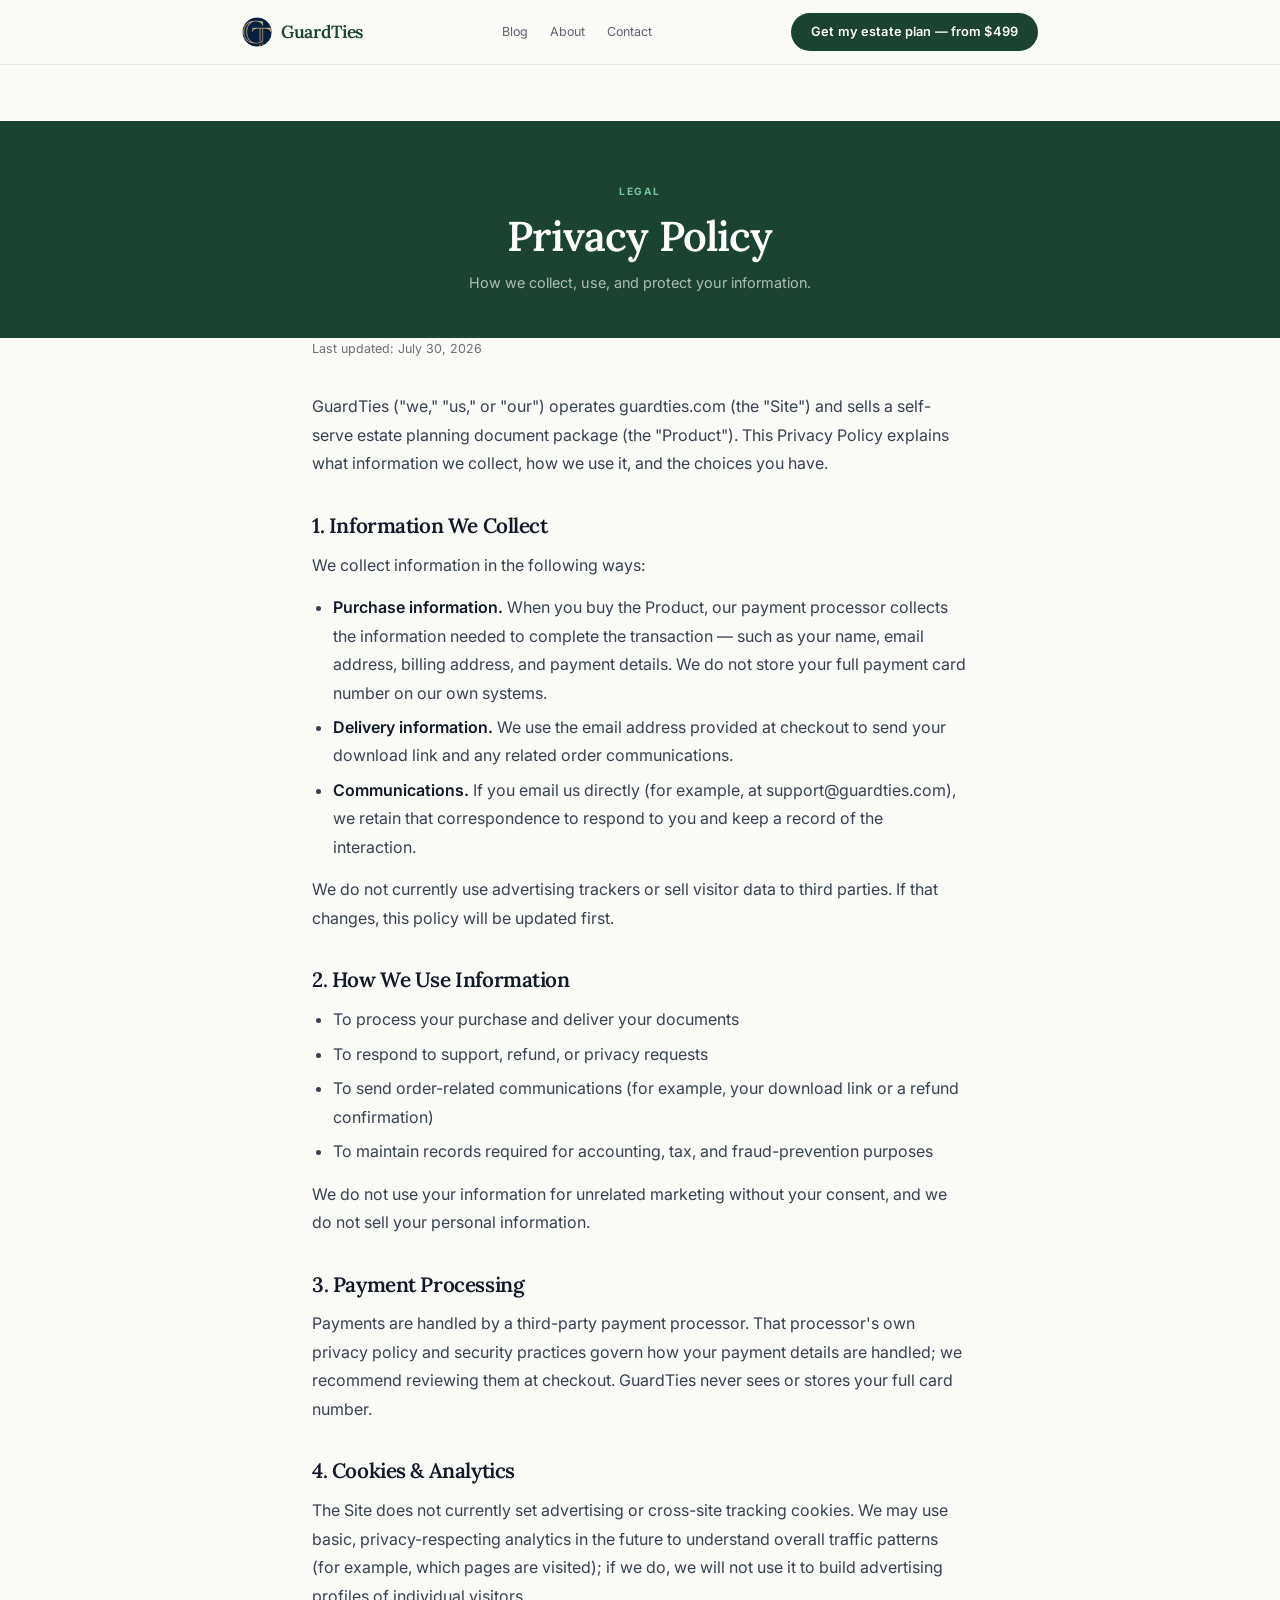
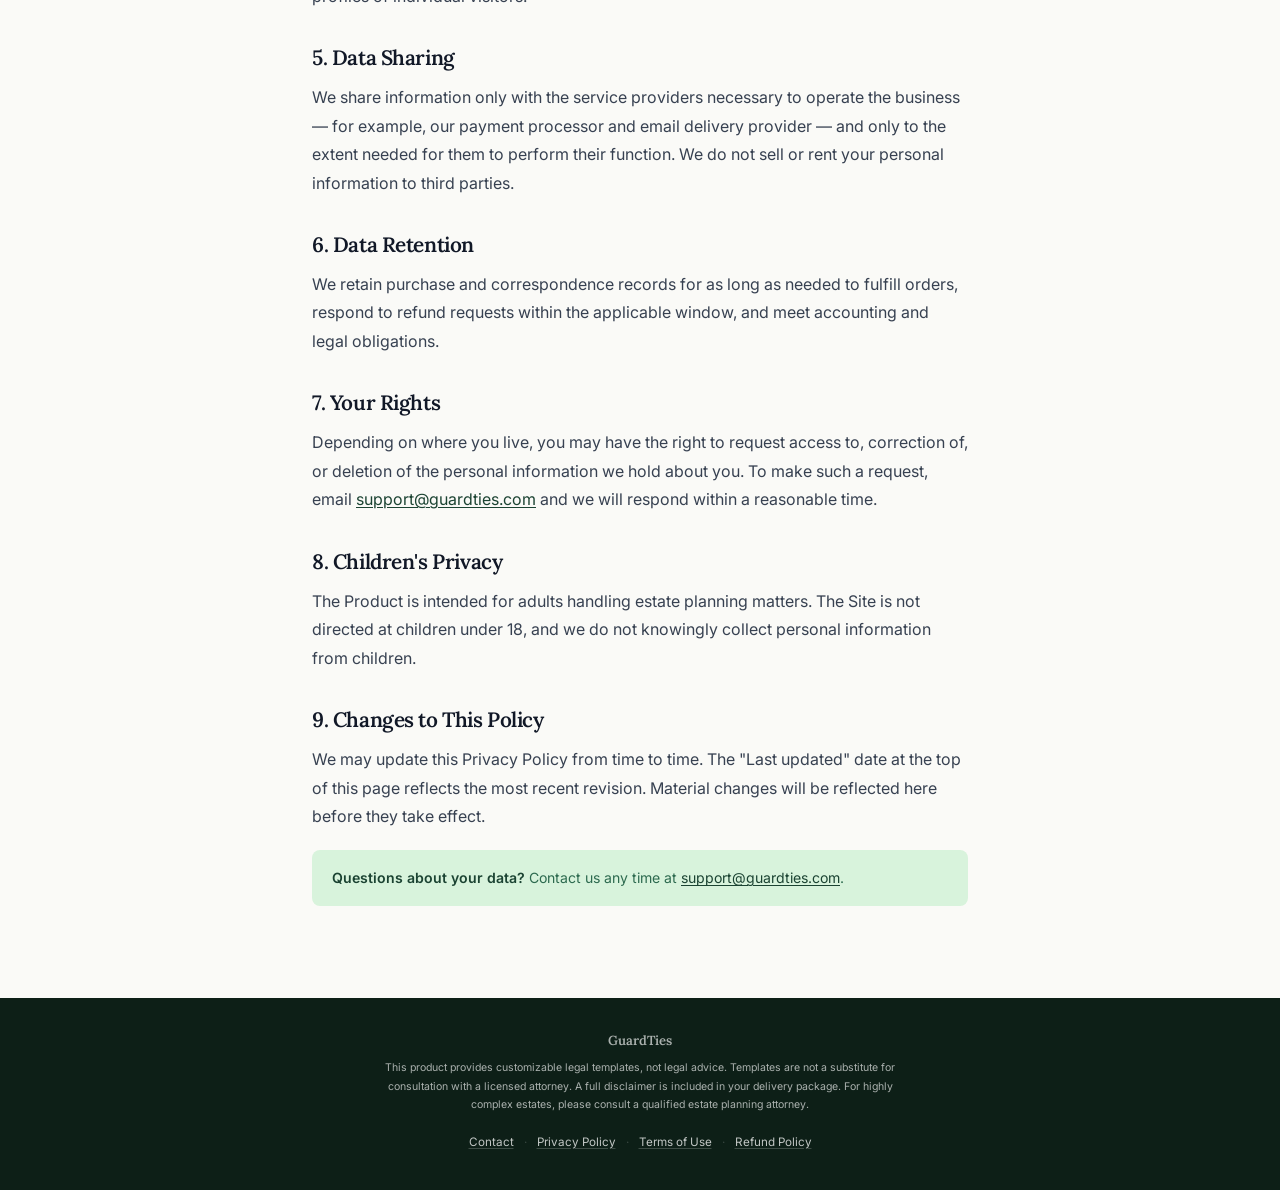
<file: privacy.html>
<!DOCTYPE html>
<html lang="en">
<head>
<meta charset="UTF-8">
<meta name="viewport" content="width=device-width, initial-scale=1.0">
<link rel="icon" type="image/png" sizes="32x32" href="/assets/favicon-32.png">
<link rel="icon" type="image/png" sizes="16x16" href="/assets/favicon-16.png">
<link rel="apple-touch-icon" href="/assets/apple-touch-icon.png">
<title>Privacy Policy — GuardTies</title>
<meta name="description" content="How GuardTies collects, uses, and protects your information when you use our estate planning document package.">
<meta property="og:title" content="Privacy Policy — GuardTies">
<meta property="og:description" content="How GuardTies collects, uses, and protects your information.">
<meta property="og:type" content="website">
<meta property="og:image" content="https://guardties.com/assets/og-image.png">
<meta property="og:image:width" content="1200">
<meta property="og:image:height" content="630">
<meta name="twitter:card" content="summary_large_image">
<meta name="twitter:image" content="https://guardties.com/assets/og-image.png">
<meta property="og:url" content="https://guardties.com/privacy.html">
<link rel="canonical" href="https://guardties.com/privacy.html">
<link rel="preconnect" href="https://fonts.googleapis.com">
<link rel="preconnect" href="https://fonts.gstatic.com" crossorigin>
<link href="https://fonts.googleapis.com/css2?family=Lora:ital,wght@0,400;0,500;0,600;1,400;1,500;1,600&family=Inter:wght@300;400;500;600&display=swap" rel="stylesheet" media="print" onload="this.media='all'">
<noscript><link href="https://fonts.googleapis.com/css2?family=Lora:ital,wght@0,400;0,500;0,600;1,400;1,500;1,600&family=Inter:wght@300;400;500;600&display=swap" rel="stylesheet"></noscript>
<link rel="stylesheet" href="/assets/shared.css">
</head>
<body>

<nav id="nav" role="navigation" aria-label="Main navigation">
  <div class="nav-w">
    <a href="/" class="logo" aria-label="GuardTies — return to homepage">
      <img class="logo-icon" src="/assets/nav-logo.png" width="30" height="30" alt="" decoding="async">
      GuardTies
    </a>
    <div class="nav-links">
      <a href="/blog/" class="nav-lnk">Blog</a>
      <a href="/about.html" class="nav-lnk">About</a>
      <a href="/contact.html" class="nav-lnk">Contact</a>
    </div>
    <a href="/#pricing" class="nav-cta" aria-label="See pricing — plans from $499"><span class="cta-full">Get my estate plan — from $499</span><span class="cta-short">Plans from $499</span></a>
  </div>
</nav>

<main>
<div class="page-header">
  <div class="w">
    <span class="page-eyebrow">Legal</span>
    <h1>Privacy Policy</h1>
    <p>How we collect, use, and protect your information.</p>
  </div>
</div>

  <div class="doc">
    <p class="updated">Last updated: July 30, 2026</p>

    <p>GuardTies ("we," "us," or "our") operates guardties.com (the "Site") and sells a self-serve estate planning document package (the "Product"). This Privacy Policy explains what information we collect, how we use it, and the choices you have.</p>

    <h2>1. Information We Collect</h2>
    <p>We collect information in the following ways:</p>
    <ul>
      <li><strong>Purchase information.</strong> When you buy the Product, our payment processor collects the information needed to complete the transaction — such as your name, email address, billing address, and payment details. We do not store your full payment card number on our own systems.</li>
      <li><strong>Delivery information.</strong> We use the email address provided at checkout to send your download link and any related order communications.</li>
      <li><strong>Communications.</strong> If you email us directly (for example, at support@guardties.com), we retain that correspondence to respond to you and keep a record of the interaction.</li>
    </ul>
    <p>We do not currently use advertising trackers or sell visitor data to third parties. If that changes, this policy will be updated first.</p>

    <h2>2. How We Use Information</h2>
    <ul>
      <li>To process your purchase and deliver your documents</li>
      <li>To respond to support, refund, or privacy requests</li>
      <li>To send order-related communications (for example, your download link or a refund confirmation)</li>
      <li>To maintain records required for accounting, tax, and fraud-prevention purposes</li>
    </ul>
    <p>We do not use your information for unrelated marketing without your consent, and we do not sell your personal information.</p>

    <h2>3. Payment Processing</h2>
    <p>Payments are handled by a third-party payment processor. That processor's own privacy policy and security practices govern how your payment details are handled; we recommend reviewing them at checkout. GuardTies never sees or stores your full card number.</p>

    <h2>4. Cookies &amp; Analytics</h2>
    <p>The Site does not currently set advertising or cross-site tracking cookies. We may use basic, privacy-respecting analytics in the future to understand overall traffic patterns (for example, which pages are visited); if we do, we will not use it to build advertising profiles of individual visitors.</p>

    <h2>5. Data Sharing</h2>
    <p>We share information only with the service providers necessary to operate the business — for example, our payment processor and email delivery provider — and only to the extent needed for them to perform their function. We do not sell or rent your personal information to third parties.</p>

    <h2>6. Data Retention</h2>
    <p>We retain purchase and correspondence records for as long as needed to fulfill orders, respond to refund requests within the applicable window, and meet accounting and legal obligations.</p>

    <h2>7. Your Rights</h2>
    <p>Depending on where you live, you may have the right to request access to, correction of, or deletion of the personal information we hold about you. To make such a request, email <a class="inline" href="mailto:support@guardties.com">support@guardties.com</a> and we will respond within a reasonable time.</p>

    <h2>8. Children's Privacy</h2>
    <p>The Product is intended for adults handling estate planning matters. The Site is not directed at children under 18, and we do not knowingly collect personal information from children.</p>

    <h2>9. Changes to This Policy</h2>
    <p>We may update this Privacy Policy from time to time. The "Last updated" date at the top of this page reflects the most recent revision. Material changes will be reflected here before they take effect.</p>

    <div class="callout"><strong>Questions about your data?</strong> Contact us any time at <a class="inline" href="mailto:support@guardties.com">support@guardties.com</a>.</div>
  </div>
</main>

<footer>
  <div class="w">
    <p class="footer-brand">GuardTies</p>
    <p class="footer-legal">This product provides customizable legal templates, not legal advice. Templates are not a substitute for consultation with a licensed attorney. A full disclaimer is included in your delivery package. For highly complex estates, please consult a qualified estate planning attorney.</p>
    <p class="footer-links"><a href="/contact.html">Contact</a><span>·</span><a href="/privacy.html">Privacy Policy</a><span>·</span><a href="/terms.html">Terms of Use</a><span>·</span><a href="/refund.html">Refund Policy</a></p>
  </div>
</footer>

</body>
</html>
</file>
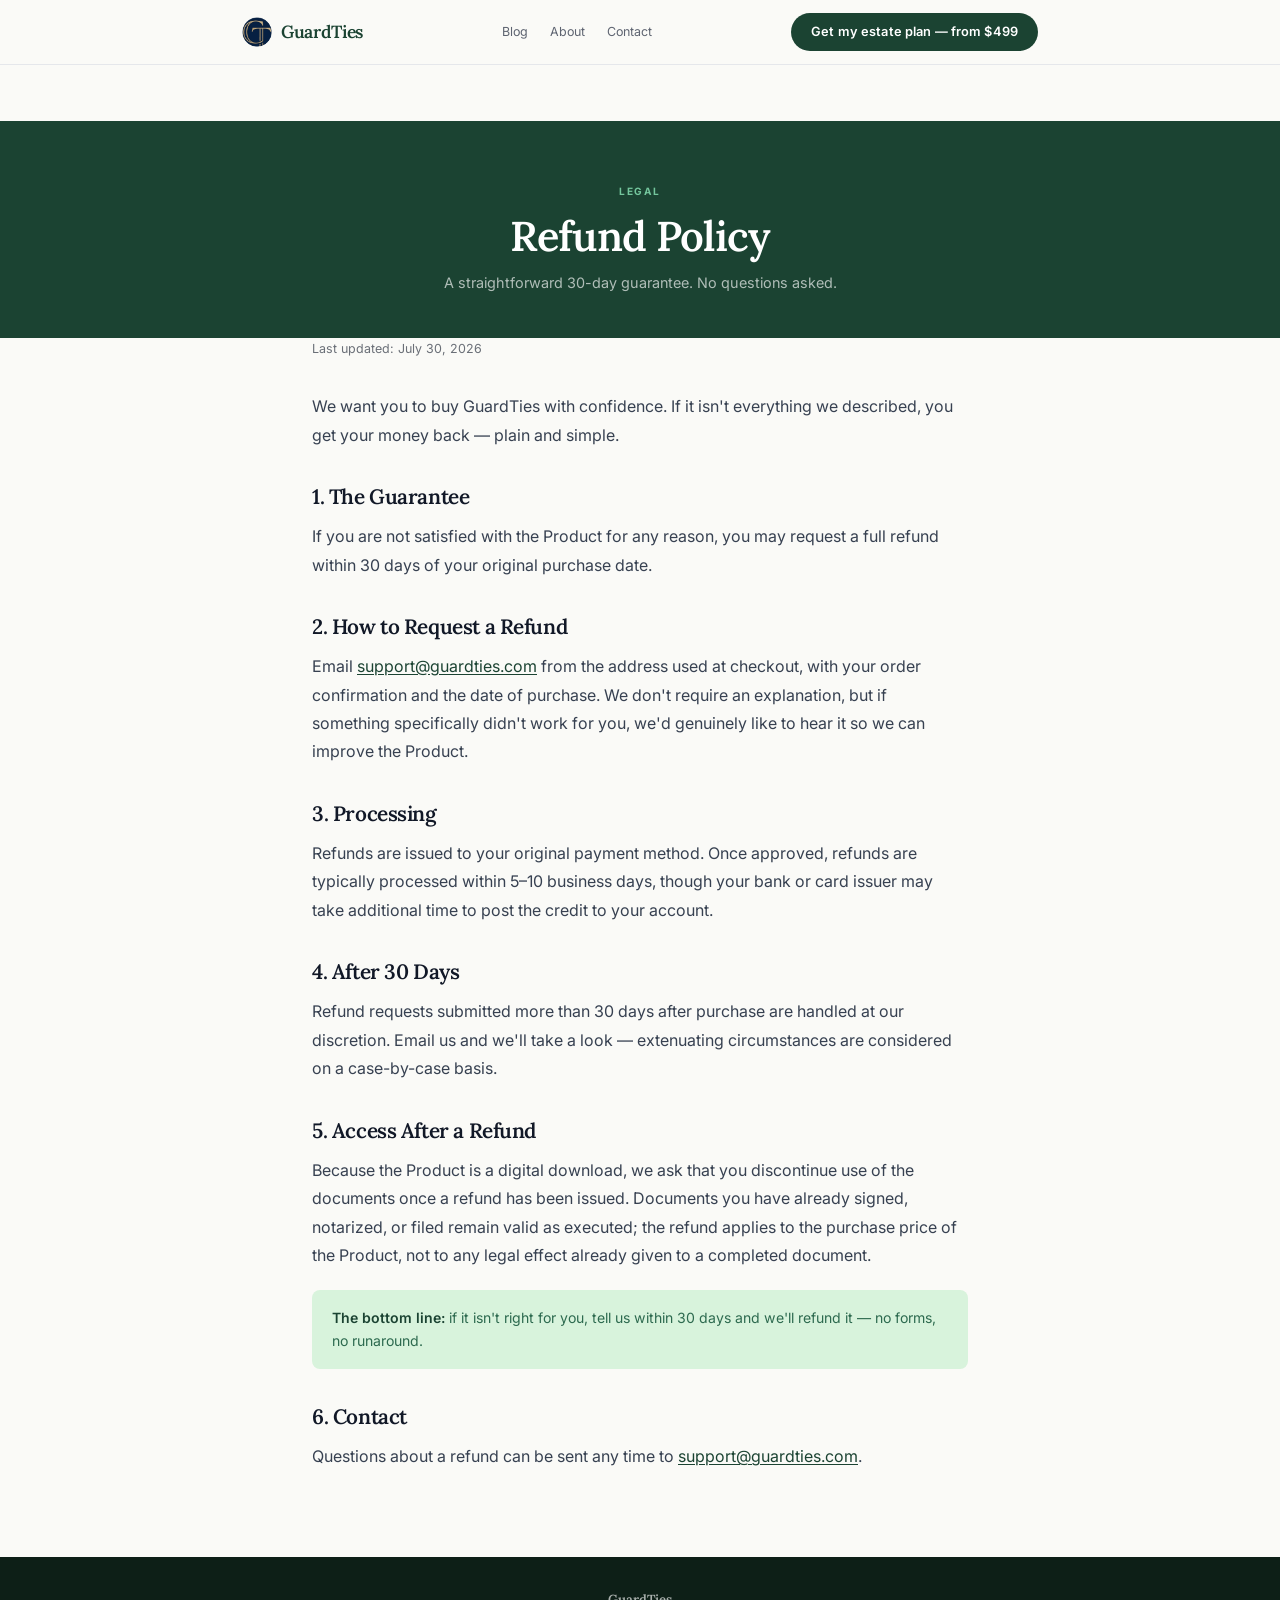
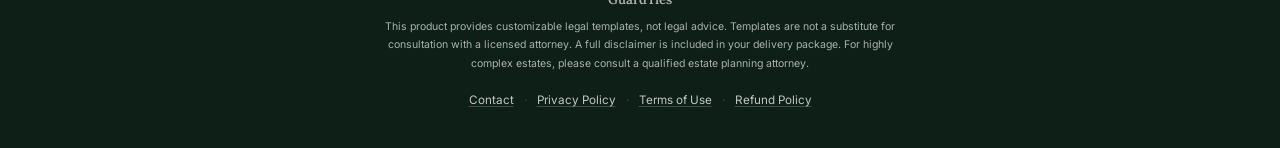
<file: refund.html>
<!DOCTYPE html>
<html lang="en">
<head>
<meta charset="UTF-8">
<meta name="viewport" content="width=device-width, initial-scale=1.0">
<link rel="icon" type="image/png" sizes="32x32" href="/assets/favicon-32.png">
<link rel="icon" type="image/png" sizes="16x16" href="/assets/favicon-16.png">
<link rel="apple-touch-icon" href="/assets/apple-touch-icon.png">
<title>Refund Policy — GuardTies</title>
<meta name="description" content="GuardTies' 30-day money-back guarantee, explained: how it works and how to request a refund.">
<meta property="og:title" content="Refund Policy — GuardTies">
<meta property="og:description" content="GuardTies' 30-day money-back guarantee, explained: how it works and how to request a refund.">
<meta property="og:type" content="website">
<meta property="og:image" content="https://guardties.com/assets/og-image.png">
<meta property="og:image:width" content="1200">
<meta property="og:image:height" content="630">
<meta name="twitter:card" content="summary_large_image">
<meta name="twitter:image" content="https://guardties.com/assets/og-image.png">
<meta property="og:url" content="https://guardties.com/refund.html">
<link rel="canonical" href="https://guardties.com/refund.html">
<link rel="preconnect" href="https://fonts.googleapis.com">
<link rel="preconnect" href="https://fonts.gstatic.com" crossorigin>
<link href="https://fonts.googleapis.com/css2?family=Lora:ital,wght@0,400;0,500;0,600;1,400;1,500;1,600&family=Inter:wght@300;400;500;600&display=swap" rel="stylesheet" media="print" onload="this.media='all'">
<noscript><link href="https://fonts.googleapis.com/css2?family=Lora:ital,wght@0,400;0,500;0,600;1,400;1,500;1,600&family=Inter:wght@300;400;500;600&display=swap" rel="stylesheet"></noscript>
<link rel="stylesheet" href="/assets/shared.css">
</head>
<body>

<nav id="nav" role="navigation" aria-label="Main navigation">
  <div class="nav-w">
    <a href="/" class="logo" aria-label="GuardTies — return to homepage">
      <img class="logo-icon" src="/assets/nav-logo.png" width="30" height="30" alt="" decoding="async">
      GuardTies
    </a>
    <div class="nav-links">
      <a href="/blog/" class="nav-lnk">Blog</a>
      <a href="/about.html" class="nav-lnk">About</a>
      <a href="/contact.html" class="nav-lnk">Contact</a>
    </div>
    <a href="/#pricing" class="nav-cta" aria-label="See pricing — plans from $499"><span class="cta-full">Get my estate plan — from $499</span><span class="cta-short">Plans from $499</span></a>
  </div>
</nav>

<main>
<div class="page-header">
  <div class="w">
    <span class="page-eyebrow">Legal</span>
    <h1>Refund Policy</h1>
    <p>A straightforward 30-day guarantee. No questions asked.</p>
  </div>
</div>

  <div class="doc">
    <p class="updated">Last updated: July 30, 2026</p>

    <p>We want you to buy GuardTies with confidence. If it isn't everything we described, you get your money back — plain and simple.</p>

    <h2>1. The Guarantee</h2>
    <p>If you are not satisfied with the Product for any reason, you may request a full refund within 30 days of your original purchase date.</p>

    <h2>2. How to Request a Refund</h2>
    <p>Email <a class="inline" href="mailto:support@guardties.com">support@guardties.com</a> from the address used at checkout, with your order confirmation and the date of purchase. We don't require an explanation, but if something specifically didn't work for you, we'd genuinely like to hear it so we can improve the Product.</p>

    <h2>3. Processing</h2>
    <p>Refunds are issued to your original payment method. Once approved, refunds are typically processed within 5–10 business days, though your bank or card issuer may take additional time to post the credit to your account.</p>

    <h2>4. After 30 Days</h2>
    <p>Refund requests submitted more than 30 days after purchase are handled at our discretion. Email us and we'll take a look — extenuating circumstances are considered on a case-by-case basis.</p>

    <h2>5. Access After a Refund</h2>
    <p>Because the Product is a digital download, we ask that you discontinue use of the documents once a refund has been issued. Documents you have already signed, notarized, or filed remain valid as executed; the refund applies to the purchase price of the Product, not to any legal effect already given to a completed document.</p>

    <div class="callout"><strong>The bottom line:</strong> if it isn't right for you, tell us within 30 days and we'll refund it — no forms, no runaround.</div>

    <h2>6. Contact</h2>
    <p>Questions about a refund can be sent any time to <a class="inline" href="mailto:support@guardties.com">support@guardties.com</a>.</p>
  </div>
</main>

<footer>
  <div class="w">
    <p class="footer-brand">GuardTies</p>
    <p class="footer-legal">This product provides customizable legal templates, not legal advice. Templates are not a substitute for consultation with a licensed attorney. A full disclaimer is included in your delivery package. For highly complex estates, please consult a qualified estate planning attorney.</p>
    <p class="footer-links"><a href="/contact.html">Contact</a><span>·</span><a href="/privacy.html">Privacy Policy</a><span>·</span><a href="/terms.html">Terms of Use</a><span>·</span><a href="/refund.html">Refund Policy</a></p>
  </div>
</footer>

</body>
</html>
</file>
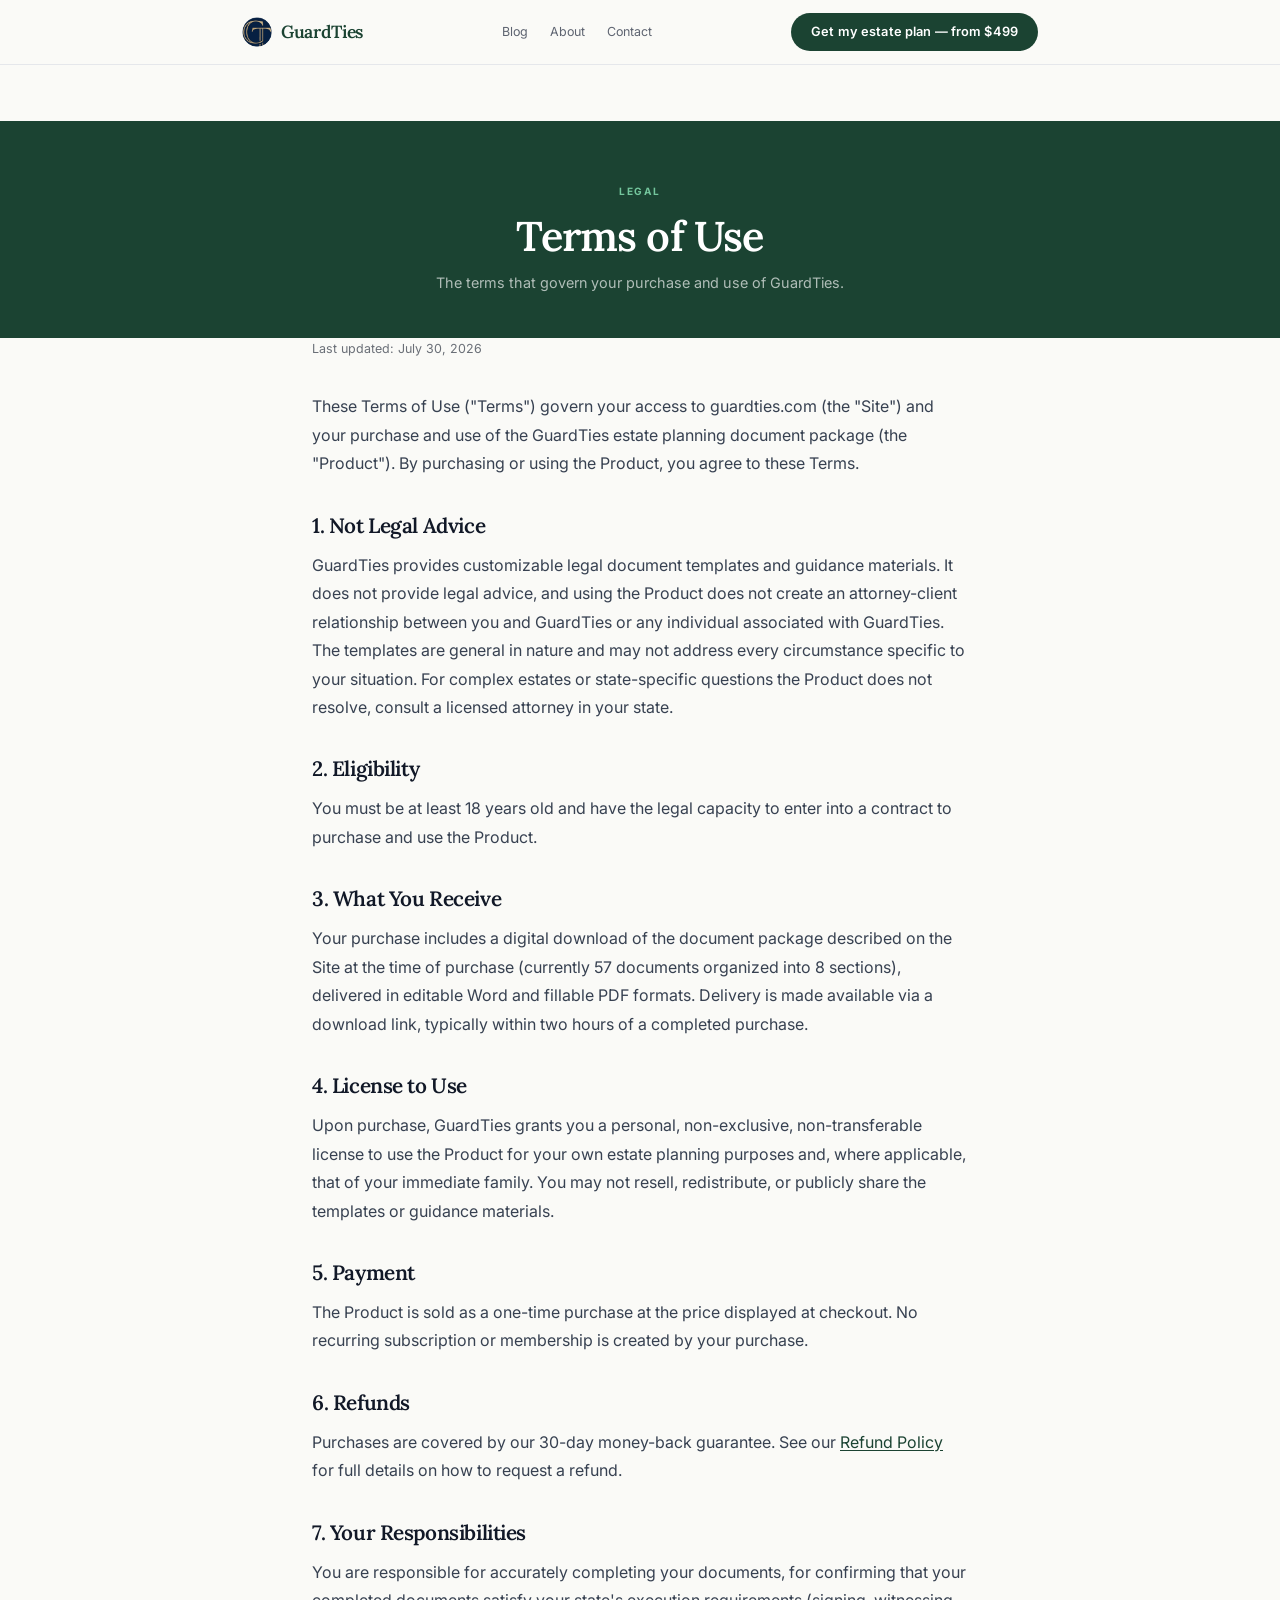
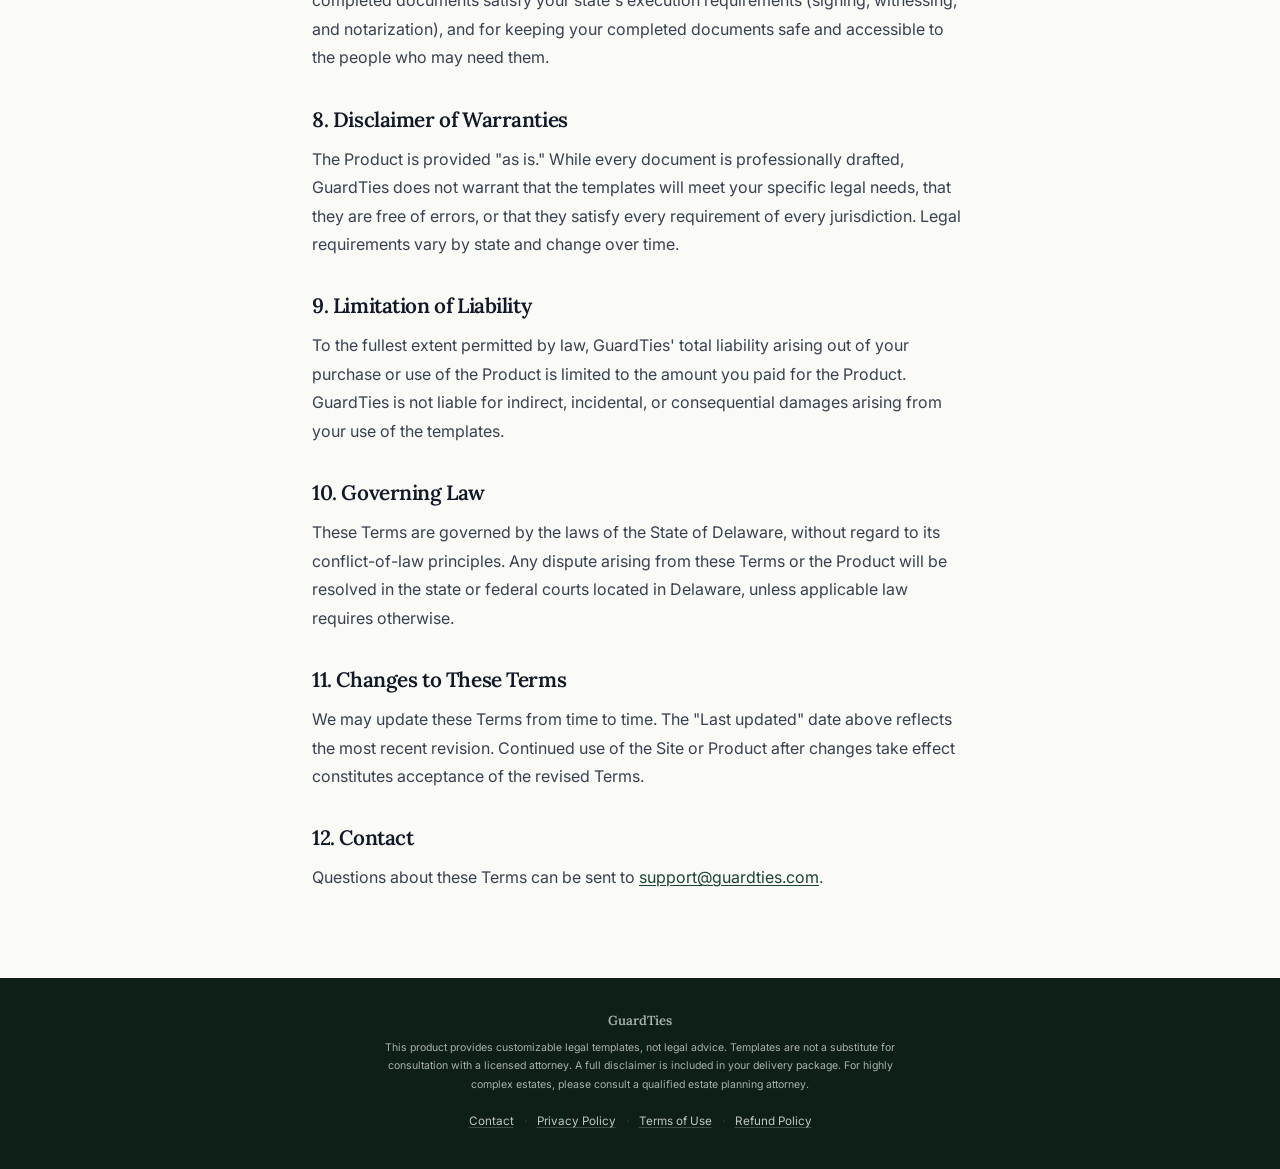
<file: terms.html>
<!DOCTYPE html>
<html lang="en">
<head>
<meta charset="UTF-8">
<meta name="viewport" content="width=device-width, initial-scale=1.0">
<link rel="icon" type="image/png" sizes="32x32" href="/assets/favicon-32.png">
<link rel="icon" type="image/png" sizes="16x16" href="/assets/favicon-16.png">
<link rel="apple-touch-icon" href="/assets/apple-touch-icon.png">
<title>Terms of Use — GuardTies</title>
<meta name="description" content="The terms governing your purchase and use of the GuardTies estate planning document package.">
<meta property="og:title" content="Terms of Use — GuardTies">
<meta property="og:description" content="The terms governing your purchase and use of the GuardTies estate planning document package.">
<meta property="og:type" content="website">
<meta property="og:image" content="https://guardties.com/assets/og-image.png">
<meta property="og:image:width" content="1200">
<meta property="og:image:height" content="630">
<meta name="twitter:card" content="summary_large_image">
<meta name="twitter:image" content="https://guardties.com/assets/og-image.png">
<meta property="og:url" content="https://guardties.com/terms.html">
<link rel="canonical" href="https://guardties.com/terms.html">
<link rel="preconnect" href="https://fonts.googleapis.com">
<link rel="preconnect" href="https://fonts.gstatic.com" crossorigin>
<link href="https://fonts.googleapis.com/css2?family=Lora:ital,wght@0,400;0,500;0,600;1,400;1,500;1,600&family=Inter:wght@300;400;500;600&display=swap" rel="stylesheet" media="print" onload="this.media='all'">
<noscript><link href="https://fonts.googleapis.com/css2?family=Lora:ital,wght@0,400;0,500;0,600;1,400;1,500;1,600&family=Inter:wght@300;400;500;600&display=swap" rel="stylesheet"></noscript>
<link rel="stylesheet" href="/assets/shared.css">
</head>
<body>

<nav id="nav" role="navigation" aria-label="Main navigation">
  <div class="nav-w">
    <a href="/" class="logo" aria-label="GuardTies — return to homepage">
      <img class="logo-icon" src="/assets/nav-logo.png" width="30" height="30" alt="" decoding="async">
      GuardTies
    </a>
    <div class="nav-links">
      <a href="/blog/" class="nav-lnk">Blog</a>
      <a href="/about.html" class="nav-lnk">About</a>
      <a href="/contact.html" class="nav-lnk">Contact</a>
    </div>
    <a href="/#pricing" class="nav-cta" aria-label="See pricing — plans from $499"><span class="cta-full">Get my estate plan — from $499</span><span class="cta-short">Plans from $499</span></a>
  </div>
</nav>

<main>
<div class="page-header">
  <div class="w">
    <span class="page-eyebrow">Legal</span>
    <h1>Terms of Use</h1>
    <p>The terms that govern your purchase and use of GuardTies.</p>
  </div>
</div>

  <div class="doc">
    <p class="updated">Last updated: July 30, 2026</p>

    <p>These Terms of Use ("Terms") govern your access to guardties.com (the "Site") and your purchase and use of the GuardTies estate planning document package (the "Product"). By purchasing or using the Product, you agree to these Terms.</p>

    <h2>1. Not Legal Advice</h2>
    <p>GuardTies provides customizable legal document templates and guidance materials. It does not provide legal advice, and using the Product does not create an attorney-client relationship between you and GuardTies or any individual associated with GuardTies. The templates are general in nature and may not address every circumstance specific to your situation. For complex estates or state-specific questions the Product does not resolve, consult a licensed attorney in your state.</p>

    <h2>2. Eligibility</h2>
    <p>You must be at least 18 years old and have the legal capacity to enter into a contract to purchase and use the Product.</p>

    <h2>3. What You Receive</h2>
    <p>Your purchase includes a digital download of the document package described on the Site at the time of purchase (currently 57 documents organized into 8 sections), delivered in editable Word and fillable PDF formats. Delivery is made available via a download link, typically within two hours of a completed purchase.</p>

    <h2>4. License to Use</h2>
    <p>Upon purchase, GuardTies grants you a personal, non-exclusive, non-transferable license to use the Product for your own estate planning purposes and, where applicable, that of your immediate family. You may not resell, redistribute, or publicly share the templates or guidance materials.</p>

    <h2>5. Payment</h2>
    <p>The Product is sold as a one-time purchase at the price displayed at checkout. No recurring subscription or membership is created by your purchase.</p>

    <h2>6. Refunds</h2>
    <p>Purchases are covered by our 30-day money-back guarantee. See our <a class="inline" href="/refund.html">Refund Policy</a> for full details on how to request a refund.</p>

    <h2>7. Your Responsibilities</h2>
    <p>You are responsible for accurately completing your documents, for confirming that your completed documents satisfy your state's execution requirements (signing, witnessing, and notarization), and for keeping your completed documents safe and accessible to the people who may need them.</p>

    <h2>8. Disclaimer of Warranties</h2>
    <p>The Product is provided "as is." While every document is professionally drafted, GuardTies does not warrant that the templates will meet your specific legal needs, that they are free of errors, or that they satisfy every requirement of every jurisdiction. Legal requirements vary by state and change over time.</p>

    <h2>9. Limitation of Liability</h2>
    <p>To the fullest extent permitted by law, GuardTies' total liability arising out of your purchase or use of the Product is limited to the amount you paid for the Product. GuardTies is not liable for indirect, incidental, or consequential damages arising from your use of the templates.</p>

    <h2>10. Governing Law</h2>
    <p>These Terms are governed by the laws of the State of Delaware, without regard to its conflict-of-law principles. Any dispute arising from these Terms or the Product will be resolved in the state or federal courts located in Delaware, unless applicable law requires otherwise.</p>

    <h2>11. Changes to These Terms</h2>
    <p>We may update these Terms from time to time. The "Last updated" date above reflects the most recent revision. Continued use of the Site or Product after changes take effect constitutes acceptance of the revised Terms.</p>

    <h2>12. Contact</h2>
    <p>Questions about these Terms can be sent to <a class="inline" href="mailto:support@guardties.com">support@guardties.com</a>.</p>
  </div>
</main>

<footer>
  <div class="w">
    <p class="footer-brand">GuardTies</p>
    <p class="footer-legal">This product provides customizable legal templates, not legal advice. Templates are not a substitute for consultation with a licensed attorney. A full disclaimer is included in your delivery package. For highly complex estates, please consult a qualified estate planning attorney.</p>
    <p class="footer-links"><a href="/contact.html">Contact</a><span>·</span><a href="/privacy.html">Privacy Policy</a><span>·</span><a href="/terms.html">Terms of Use</a><span>·</span><a href="/refund.html">Refund Policy</a></p>
  </div>
</footer>

</body>
</html>
</file>
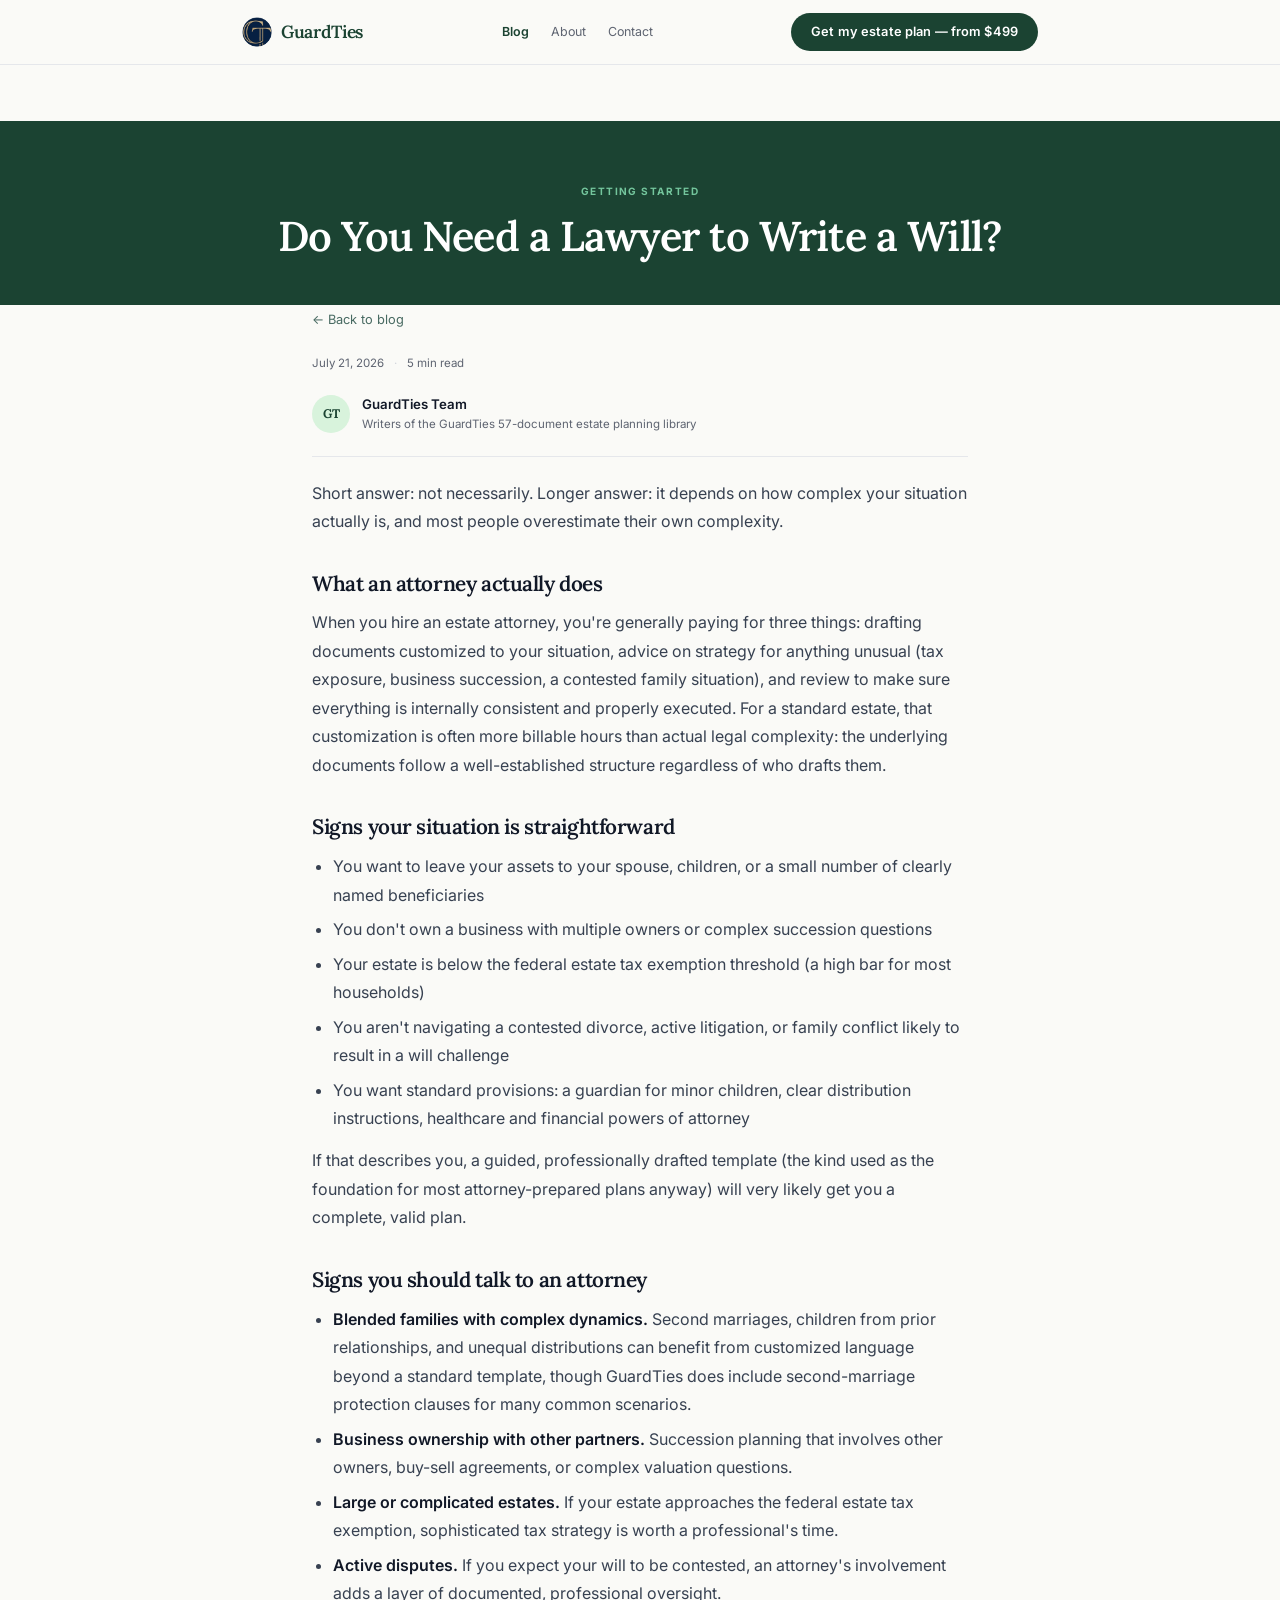
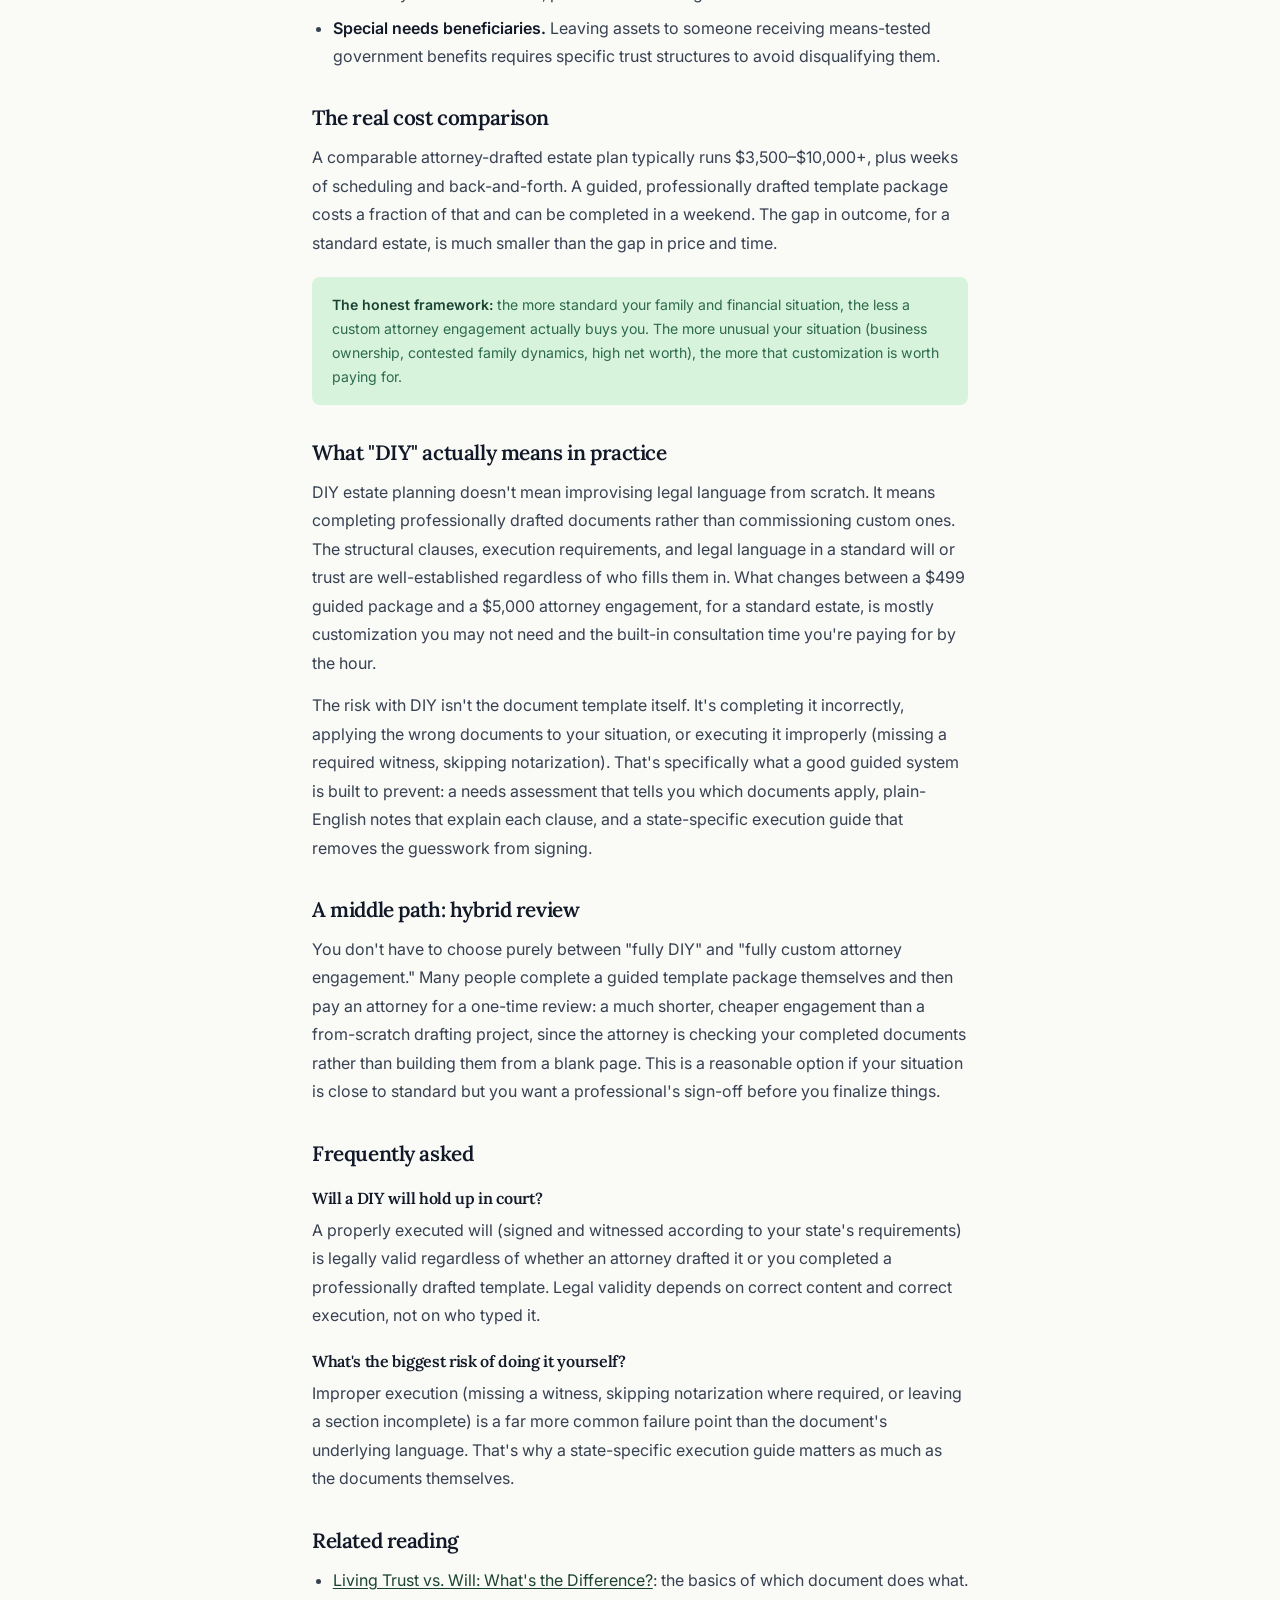
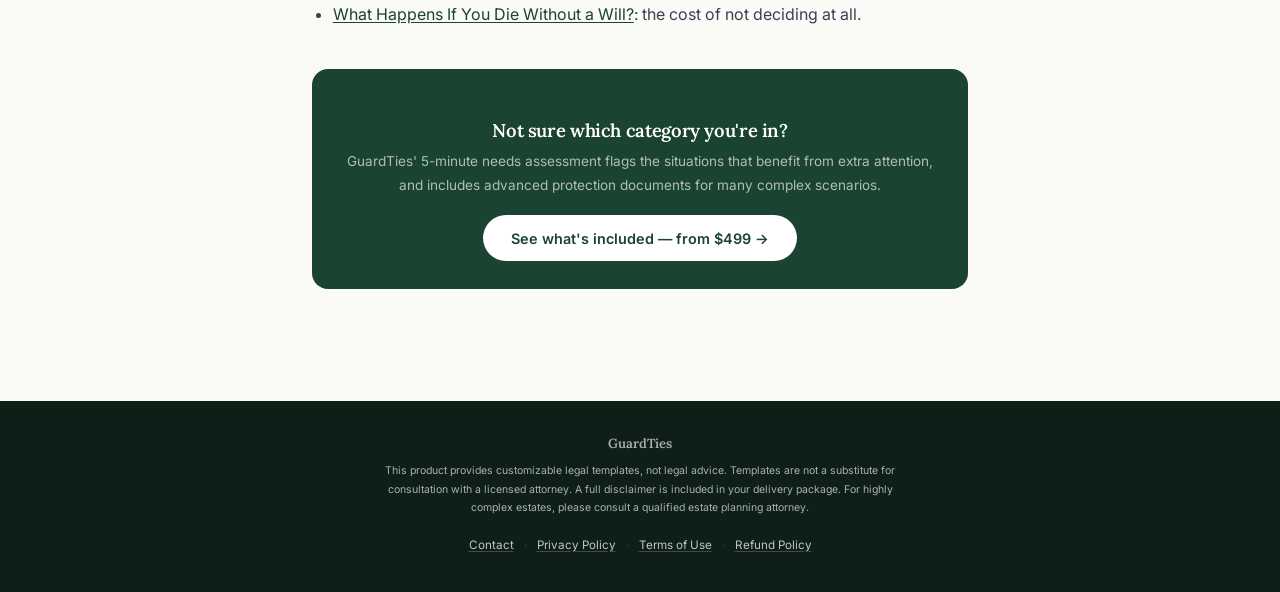
<file: blog/do-you-need-a-lawyer-for-a-will.html>
<!DOCTYPE html>
<html lang="en">
<head>
<meta charset="UTF-8">
<meta name="viewport" content="width=device-width, initial-scale=1.0">
<link rel="icon" type="image/png" sizes="32x32" href="/assets/favicon-32.png">
<link rel="icon" type="image/png" sizes="16x16" href="/assets/favicon-16.png">
<link rel="apple-touch-icon" href="/assets/apple-touch-icon.png">
<title>Do You Need a Lawyer to Write a Will? — GuardTies</title>
<meta name="description" content="Most estates don't need a custom attorney engagement. Here's how to know if your situation is simple enough to DIY — and when to call an attorney.">
<meta property="og:title" content="Do You Need a Lawyer to Write a Will?">
<meta property="og:description" content="Most estates don't require a custom attorney engagement. Here's how to know whether your situation is simple enough to DIY.">
<meta property="og:type" content="article">
<meta property="og:image" content="https://guardties.com/assets/og-image.png">
<meta property="og:image:width" content="1200">
<meta property="og:image:height" content="630">
<meta name="twitter:card" content="summary_large_image">
<meta name="twitter:image" content="https://guardties.com/assets/og-image.png">
<meta property="og:url" content="https://guardties.com/blog/do-you-need-a-lawyer-for-a-will.html">
<link rel="canonical" href="https://guardties.com/blog/do-you-need-a-lawyer-for-a-will.html">
<link rel="preconnect" href="https://fonts.googleapis.com">
<link rel="preconnect" href="https://fonts.gstatic.com" crossorigin>
<link href="https://fonts.googleapis.com/css2?family=Lora:ital,wght@0,400;0,500;0,600;1,400;1,500;1,600&family=Inter:wght@300;400;500;600&display=swap" rel="stylesheet" media="print" onload="this.media='all'">
<noscript><link href="https://fonts.googleapis.com/css2?family=Lora:ital,wght@0,400;0,500;0,600;1,400;1,500;1,600&family=Inter:wght@300;400;500;600&display=swap" rel="stylesheet"></noscript>
<link rel="stylesheet" href="/assets/shared.css">
<script type="application/ld+json">
{
  "@context": "https://schema.org",
  "@type": "BlogPosting",
  "headline": "Do You Need a Lawyer to Write a Will?",
  "description": "Most estates don't require a custom attorney engagement. Here's how to know whether your situation is simple enough to DIY.",
  "datePublished": "2026-07-21",
  "dateModified": "2026-07-30",
  "author": { "@type": "Organization", "name": "GuardTies" },
  "publisher": { "@type": "Organization", "name": "GuardTies" },
  "mainEntityOfPage": "https://guardties.com/blog/do-you-need-a-lawyer-for-a-will.html"
}
</script>
</head>
<body>

<nav id="nav" role="navigation" aria-label="Main navigation">
  <div class="nav-w">
    <a href="/" class="logo" aria-label="GuardTies — return to homepage">
      <img class="logo-icon" src="/assets/nav-logo.png" width="30" height="30" alt="" decoding="async">
      GuardTies
    </a>
    <div class="nav-links">
      <a href="/blog/" class="nav-lnk active">Blog</a>
      <a href="/about.html" class="nav-lnk">About</a>
      <a href="/contact.html" class="nav-lnk">Contact</a>
    </div>
    <a href="/#pricing" class="nav-cta" aria-label="See pricing — plans from $499"><span class="cta-full">Get my estate plan — from $499</span><span class="cta-short">Plans from $499</span></a>
  </div>
</nav>

<main>
<div class="page-header">
  <div class="w">
    <span class="page-eyebrow">Getting Started</span>
    <h1>Do You Need a Lawyer to Write a Will?</h1>
  </div>
</div>

  <div class="doc">
    <a class="back-link" href="/blog/">← Back to blog</a>
    <div class="article-meta"><span>July 21, 2026</span><span class="sep">·</span><span>5 min read</span></div>
    <div class="author-box"><div class="author-avatar">GT</div><div><div class="author-name">GuardTies Team</div><div class="author-role">Writers of the GuardTies 57-document estate planning library</div></div></div>

    <p>Short answer: not necessarily. Longer answer: it depends on how complex your situation actually is, and most people overestimate their own complexity.</p>

    <h2>What an attorney actually does</h2>
    <p>When you hire an estate attorney, you're generally paying for three things: drafting documents customized to your situation, advice on strategy for anything unusual (tax exposure, business succession, a contested family situation), and review to make sure everything is internally consistent and properly executed. For a standard estate, that customization is often more billable hours than actual legal complexity: the underlying documents follow a well-established structure regardless of who drafts them.</p>

    <h2>Signs your situation is straightforward</h2>
    <ul>
      <li>You want to leave your assets to your spouse, children, or a small number of clearly named beneficiaries</li>
      <li>You don't own a business with multiple owners or complex succession questions</li>
      <li>Your estate is below the federal estate tax exemption threshold (a high bar for most households)</li>
      <li>You aren't navigating a contested divorce, active litigation, or family conflict likely to result in a will challenge</li>
      <li>You want standard provisions: a guardian for minor children, clear distribution instructions, healthcare and financial powers of attorney</li>
    </ul>
    <p>If that describes you, a guided, professionally drafted template (the kind used as the foundation for most attorney-prepared plans anyway) will very likely get you a complete, valid plan.</p>

    <h2>Signs you should talk to an attorney</h2>
    <ul>
      <li><strong>Blended families with complex dynamics.</strong> Second marriages, children from prior relationships, and unequal distributions can benefit from customized language beyond a standard template, though GuardTies does include second-marriage protection clauses for many common scenarios.</li>
      <li><strong>Business ownership with other partners.</strong> Succession planning that involves other owners, buy-sell agreements, or complex valuation questions.</li>
      <li><strong>Large or complicated estates.</strong> If your estate approaches the federal estate tax exemption, sophisticated tax strategy is worth a professional's time.</li>
      <li><strong>Active disputes.</strong> If you expect your will to be contested, an attorney's involvement adds a layer of documented, professional oversight.</li>
      <li><strong>Special needs beneficiaries.</strong> Leaving assets to someone receiving means-tested government benefits requires specific trust structures to avoid disqualifying them.</li>
    </ul>

    <h2>The real cost comparison</h2>
    <p>A comparable attorney-drafted estate plan typically runs $3,500–$10,000+, plus weeks of scheduling and back-and-forth. A guided, professionally drafted template package costs a fraction of that and can be completed in a weekend. The gap in outcome, for a standard estate, is much smaller than the gap in price and time.</p>

    <div class="callout"><strong>The honest framework:</strong> the more standard your family and financial situation, the less a custom attorney engagement actually buys you. The more unusual your situation (business ownership, contested family dynamics, high net worth), the more that customization is worth paying for.</div>

    <h2>What "DIY" actually means in practice</h2>
    <p>DIY estate planning doesn't mean improvising legal language from scratch. It means completing professionally drafted documents rather than commissioning custom ones. The structural clauses, execution requirements, and legal language in a standard will or trust are well-established regardless of who fills them in. What changes between a $499 guided package and a $5,000 attorney engagement, for a standard estate, is mostly customization you may not need and the built-in consultation time you're paying for by the hour.</p>
    <p>The risk with DIY isn't the document template itself. It's completing it incorrectly, applying the wrong documents to your situation, or executing it improperly (missing a required witness, skipping notarization). That's specifically what a good guided system is built to prevent: a needs assessment that tells you which documents apply, plain-English notes that explain each clause, and a state-specific execution guide that removes the guesswork from signing.</p>

    <h2>A middle path: hybrid review</h2>
    <p>You don't have to choose purely between "fully DIY" and "fully custom attorney engagement." Many people complete a guided template package themselves and then pay an attorney for a one-time review: a much shorter, cheaper engagement than a from-scratch drafting project, since the attorney is checking your completed documents rather than building them from a blank page. This is a reasonable option if your situation is close to standard but you want a professional's sign-off before you finalize things.</p>

    <h2>Frequently asked</h2>
    <h3>Will a DIY will hold up in court?</h3>
    <p>A properly executed will (signed and witnessed according to your state's requirements) is legally valid regardless of whether an attorney drafted it or you completed a professionally drafted template. Legal validity depends on correct content and correct execution, not on who typed it.</p>
    <h3>What's the biggest risk of doing it yourself?</h3>
    <p>Improper execution (missing a witness, skipping notarization where required, or leaving a section incomplete) is a far more common failure point than the document's underlying language. That's why a state-specific execution guide matters as much as the documents themselves.</p>

    <h2>Related reading</h2>
    <ul>
      <li><a class="inline" href="/blog/living-trust-vs-will.html">Living Trust vs. Will: What's the Difference?</a>: the basics of which document does what.</li>
      <li><a class="inline" href="/blog/dying-without-a-will.html">What Happens If You Die Without a Will?</a>: the cost of not deciding at all.</li>
    </ul>

    <div class="article-cta">
      <h3>Not sure which category you're in?</h3>
      <p>GuardTies' 5-minute needs assessment flags the situations that benefit from extra attention, and includes advanced protection documents for many complex scenarios.</p>
      <a class="cta-btn" href="/#pricing">See what's included — from $499 →</a>
    </div>
  </div>
</main>

<footer>
  <div class="w">
    <p class="footer-brand">GuardTies</p>
    <p class="footer-legal">This product provides customizable legal templates, not legal advice. Templates are not a substitute for consultation with a licensed attorney. A full disclaimer is included in your delivery package. For highly complex estates, please consult a qualified estate planning attorney.</p>
    <p class="footer-links"><a href="/contact.html">Contact</a><span>·</span><a href="/privacy.html">Privacy Policy</a><span>·</span><a href="/terms.html">Terms of Use</a><span>·</span><a href="/refund.html">Refund Policy</a></p>
  </div>
</footer>

</body>
</html>
</file>
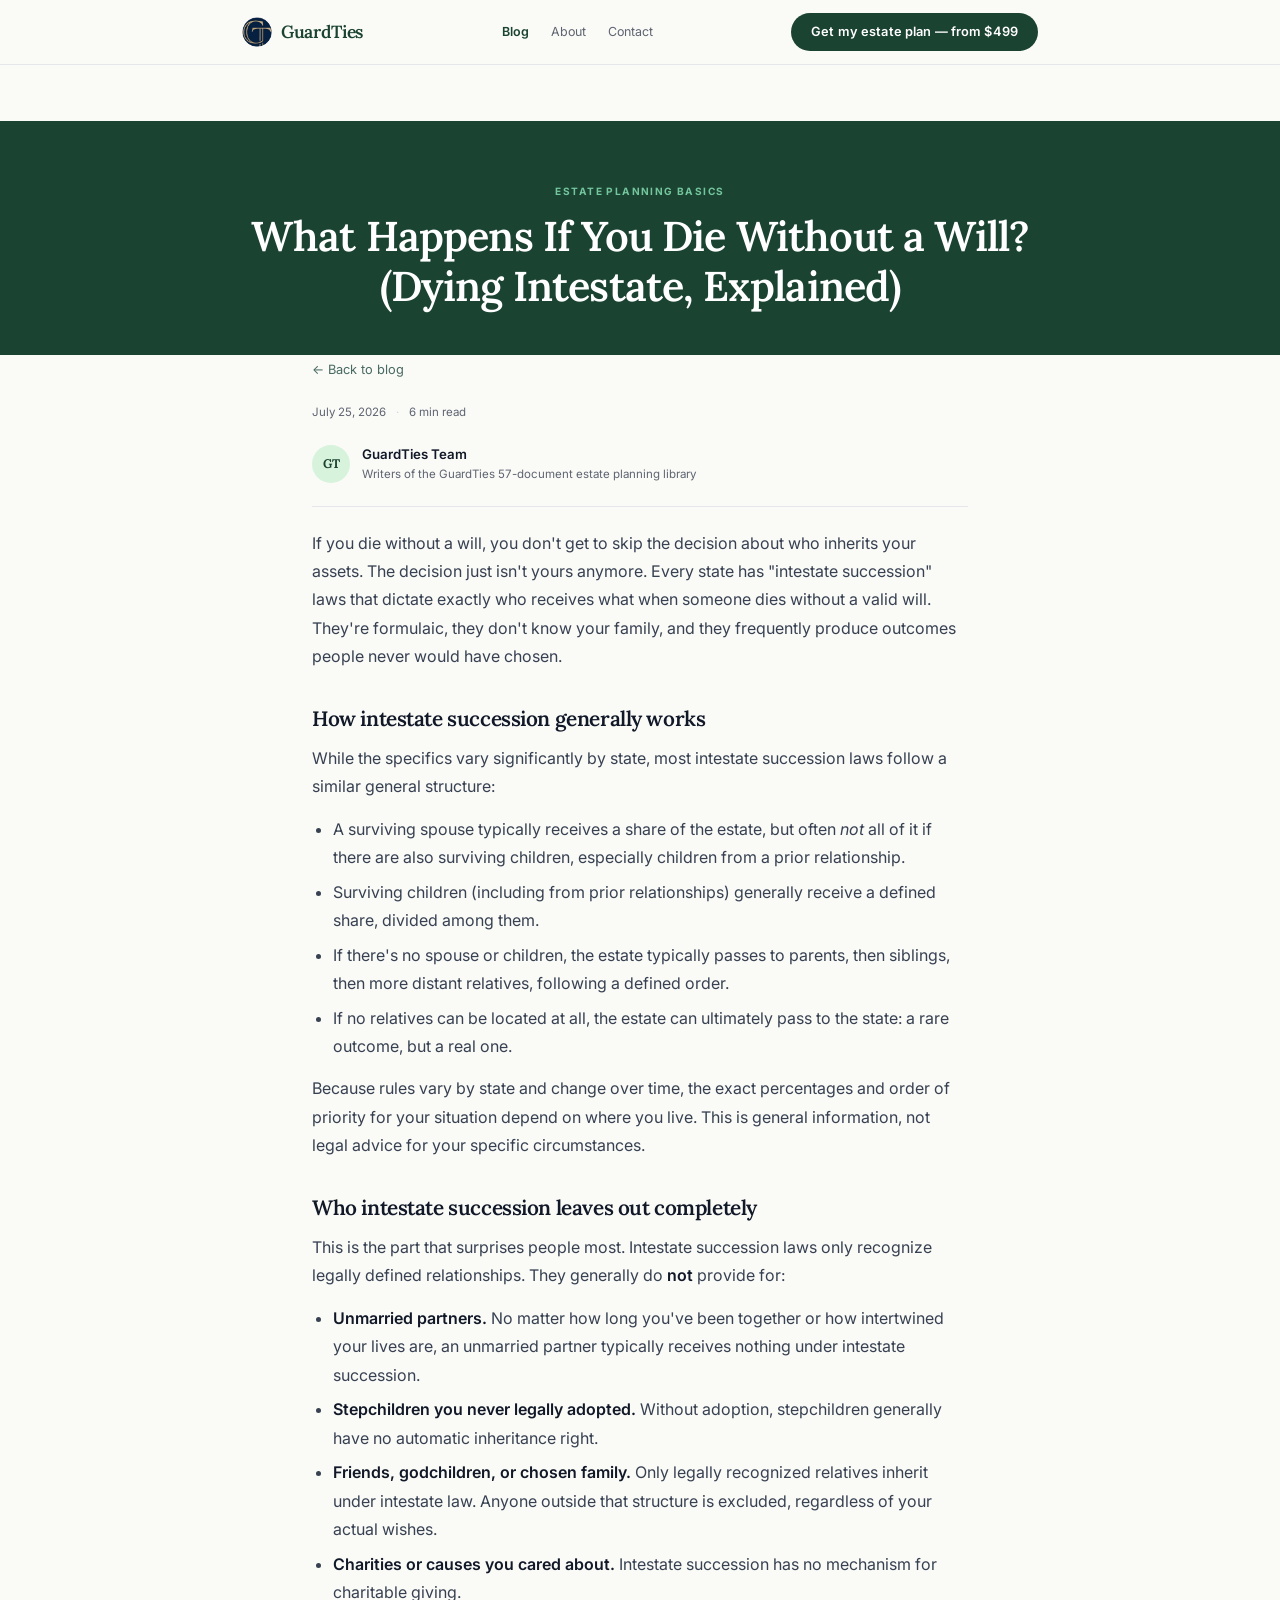
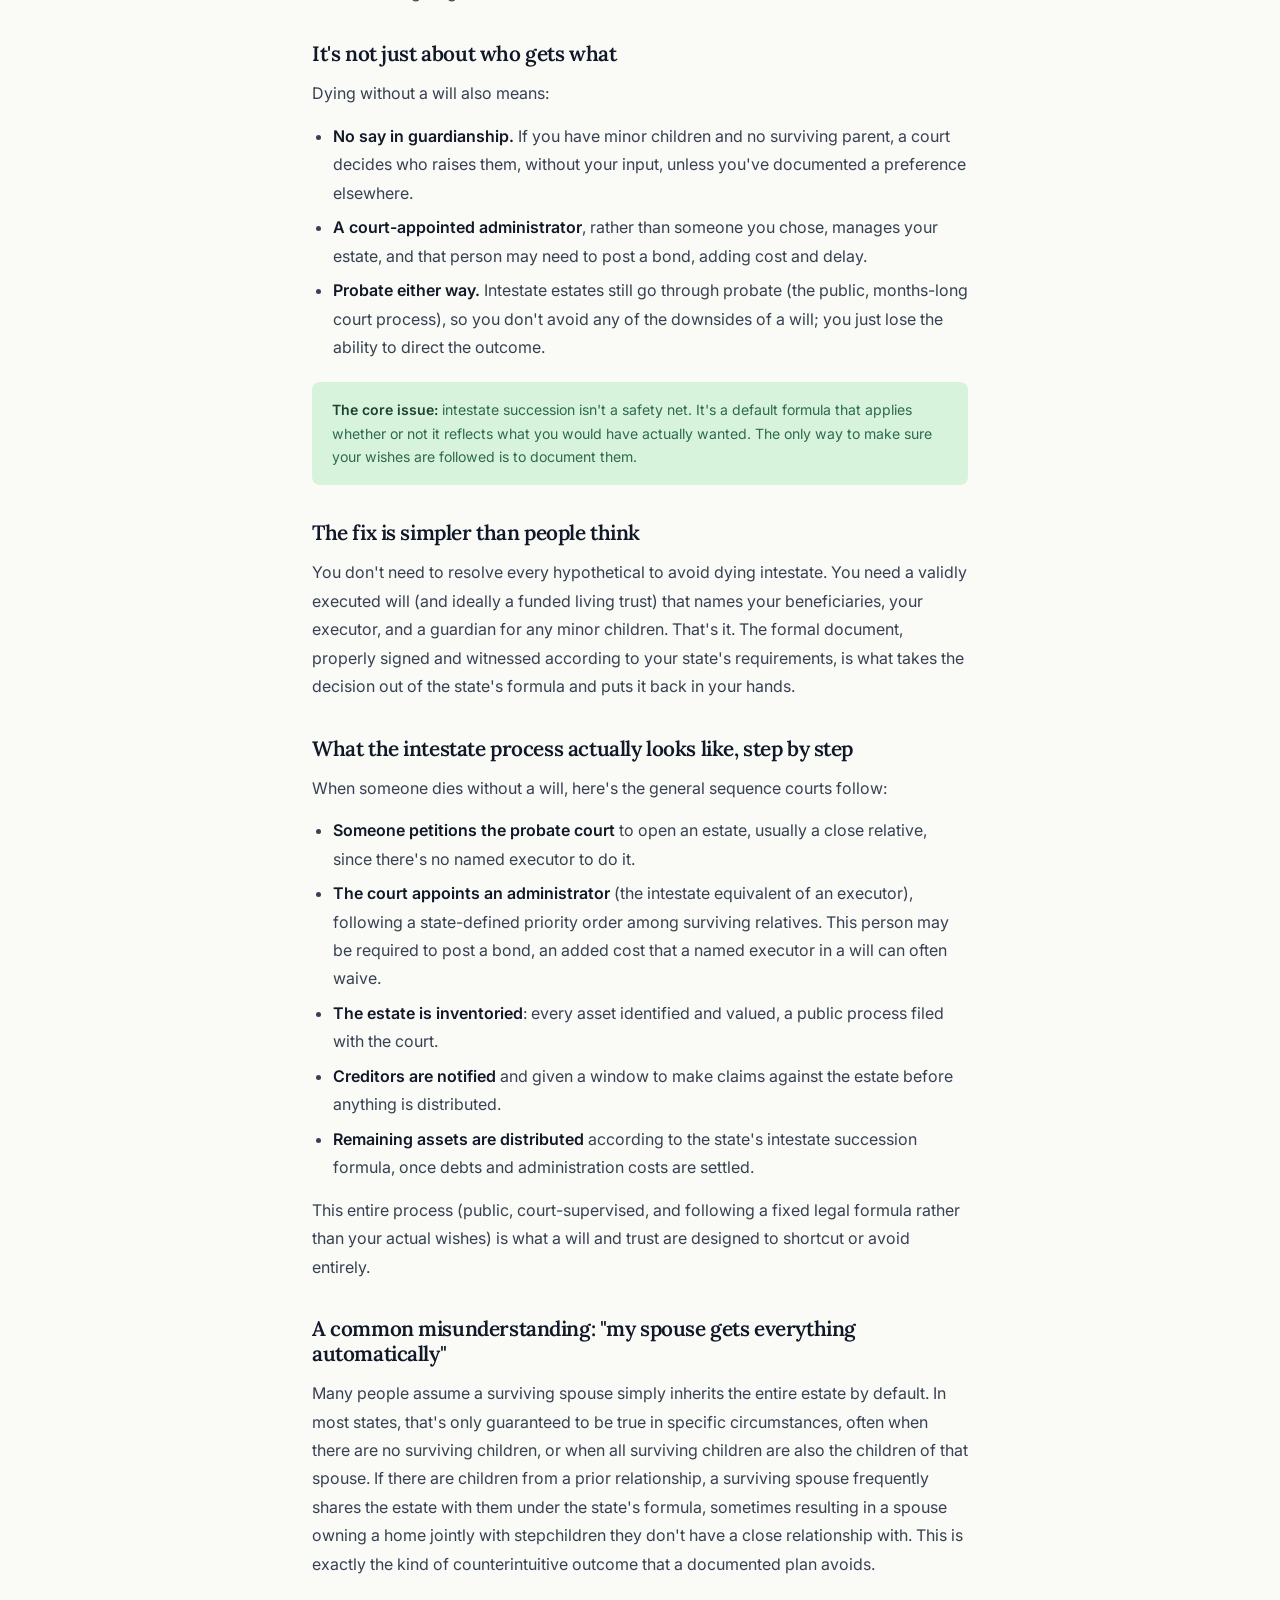
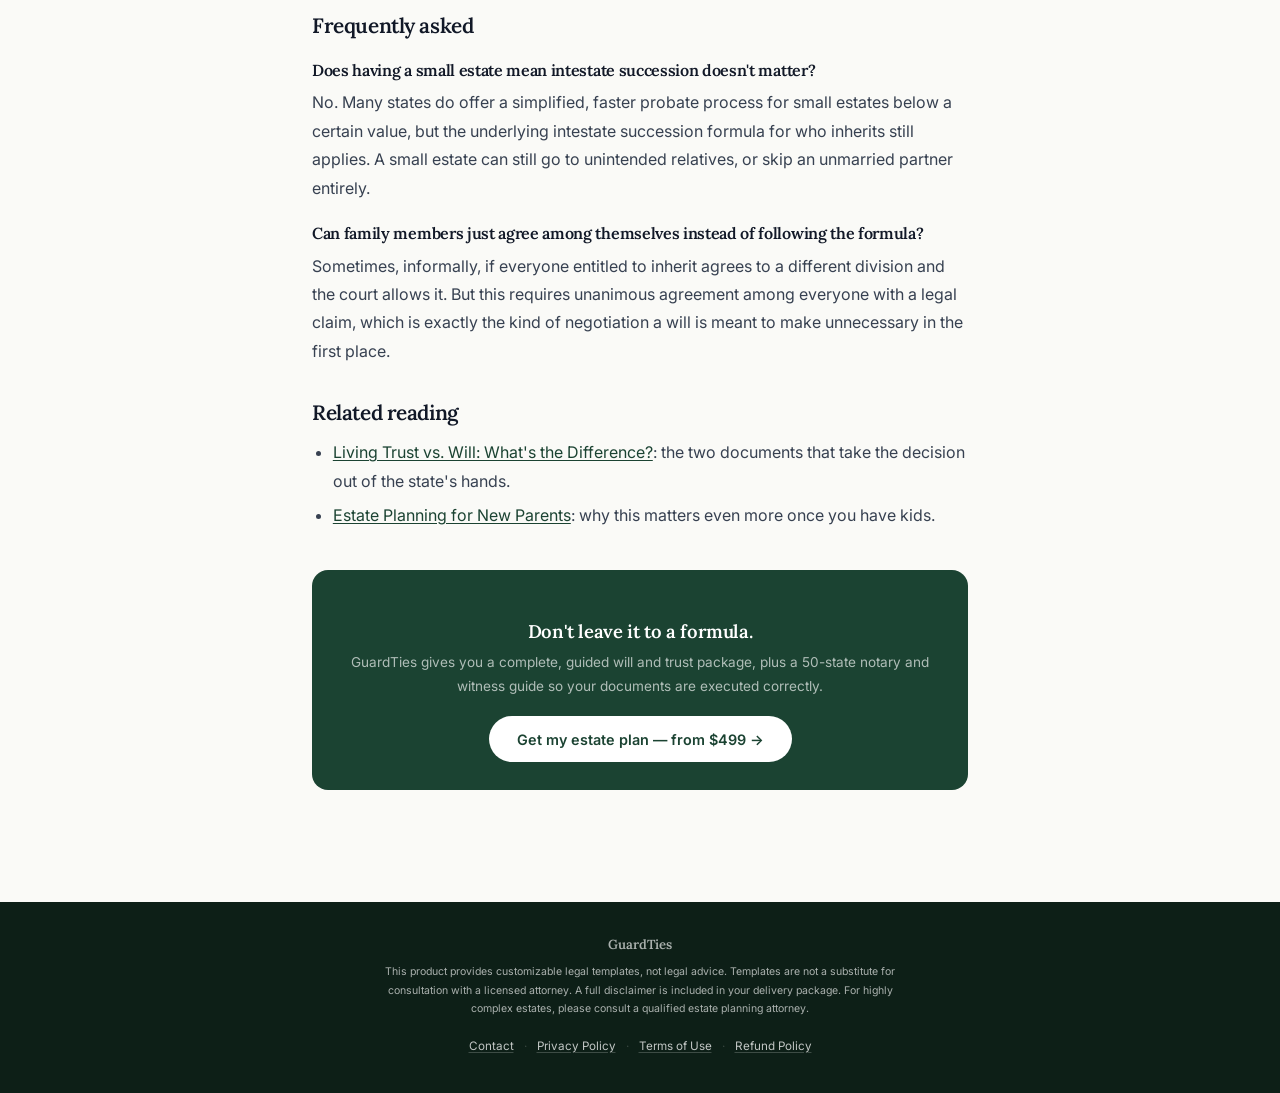
<file: blog/dying-without-a-will.html>
<!DOCTYPE html>
<html lang="en">
<head>
<meta charset="UTF-8">
<meta name="viewport" content="width=device-width, initial-scale=1.0">
<link rel="icon" type="image/png" sizes="32x32" href="/assets/favicon-32.png">
<link rel="icon" type="image/png" sizes="16x16" href="/assets/favicon-16.png">
<link rel="apple-touch-icon" href="/assets/apple-touch-icon.png">
<title>What Happens If You Die Without a Will? — GuardTies</title>
<meta name="description" content="Dying without a will means your state decides who inherits your assets — not you. Here's how intestate succession actually works, and who it leaves out.">
<meta property="og:title" content="What Happens If You Die Without a Will?">
<meta property="og:description" content="Dying without a will means your state decides who inherits your assets — not you. Here's how intestate succession actually works.">
<meta property="og:type" content="article">
<meta property="og:image" content="https://guardties.com/assets/og-image.png">
<meta property="og:image:width" content="1200">
<meta property="og:image:height" content="630">
<meta name="twitter:card" content="summary_large_image">
<meta name="twitter:image" content="https://guardties.com/assets/og-image.png">
<meta property="og:url" content="https://guardties.com/blog/dying-without-a-will.html">
<link rel="canonical" href="https://guardties.com/blog/dying-without-a-will.html">
<link rel="preconnect" href="https://fonts.googleapis.com">
<link rel="preconnect" href="https://fonts.gstatic.com" crossorigin>
<link href="https://fonts.googleapis.com/css2?family=Lora:ital,wght@0,400;0,500;0,600;1,400;1,500;1,600&family=Inter:wght@300;400;500;600&display=swap" rel="stylesheet" media="print" onload="this.media='all'">
<noscript><link href="https://fonts.googleapis.com/css2?family=Lora:ital,wght@0,400;0,500;0,600;1,400;1,500;1,600&family=Inter:wght@300;400;500;600&display=swap" rel="stylesheet"></noscript>
<link rel="stylesheet" href="/assets/shared.css">
<script type="application/ld+json">
{
  "@context": "https://schema.org",
  "@type": "BlogPosting",
  "headline": "What Happens If You Die Without a Will? (Dying Intestate, Explained)",
  "description": "Dying without a will means your state decides who inherits your assets — not you. Here's how intestate succession actually works.",
  "datePublished": "2026-07-25",
  "dateModified": "2026-07-30",
  "author": { "@type": "Organization", "name": "GuardTies" },
  "publisher": { "@type": "Organization", "name": "GuardTies" },
  "mainEntityOfPage": "https://guardties.com/blog/dying-without-a-will.html"
}
</script>
</head>
<body>

<nav id="nav" role="navigation" aria-label="Main navigation">
  <div class="nav-w">
    <a href="/" class="logo" aria-label="GuardTies — return to homepage">
      <img class="logo-icon" src="/assets/nav-logo.png" width="30" height="30" alt="" decoding="async">
      GuardTies
    </a>
    <div class="nav-links">
      <a href="/blog/" class="nav-lnk active">Blog</a>
      <a href="/about.html" class="nav-lnk">About</a>
      <a href="/contact.html" class="nav-lnk">Contact</a>
    </div>
    <a href="/#pricing" class="nav-cta" aria-label="See pricing — plans from $499"><span class="cta-full">Get my estate plan — from $499</span><span class="cta-short">Plans from $499</span></a>
  </div>
</nav>

<main>
<div class="page-header">
  <div class="w">
    <span class="page-eyebrow">Estate Planning Basics</span>
    <h1>What Happens If You Die Without a Will? (Dying Intestate, Explained)</h1>
  </div>
</div>

  <div class="doc">
    <a class="back-link" href="/blog/">← Back to blog</a>
    <div class="article-meta"><span>July 25, 2026</span><span class="sep">·</span><span>6 min read</span></div>
    <div class="author-box"><div class="author-avatar">GT</div><div><div class="author-name">GuardTies Team</div><div class="author-role">Writers of the GuardTies 57-document estate planning library</div></div></div>

    <p>If you die without a will, you don't get to skip the decision about who inherits your assets. The decision just isn't yours anymore. Every state has "intestate succession" laws that dictate exactly who receives what when someone dies without a valid will. They're formulaic, they don't know your family, and they frequently produce outcomes people never would have chosen.</p>

    <h2>How intestate succession generally works</h2>
    <p>While the specifics vary significantly by state, most intestate succession laws follow a similar general structure:</p>
    <ul>
      <li>A surviving spouse typically receives a share of the estate, but often <em>not</em> all of it if there are also surviving children, especially children from a prior relationship.</li>
      <li>Surviving children (including from prior relationships) generally receive a defined share, divided among them.</li>
      <li>If there's no spouse or children, the estate typically passes to parents, then siblings, then more distant relatives, following a defined order.</li>
      <li>If no relatives can be located at all, the estate can ultimately pass to the state: a rare outcome, but a real one.</li>
    </ul>
    <p>Because rules vary by state and change over time, the exact percentages and order of priority for your situation depend on where you live. This is general information, not legal advice for your specific circumstances.</p>

    <h2>Who intestate succession leaves out completely</h2>
    <p>This is the part that surprises people most. Intestate succession laws only recognize legally defined relationships. They generally do <strong>not</strong> provide for:</p>
    <ul>
      <li><strong>Unmarried partners.</strong> No matter how long you've been together or how intertwined your lives are, an unmarried partner typically receives nothing under intestate succession.</li>
      <li><strong>Stepchildren you never legally adopted.</strong> Without adoption, stepchildren generally have no automatic inheritance right.</li>
      <li><strong>Friends, godchildren, or chosen family.</strong> Only legally recognized relatives inherit under intestate law. Anyone outside that structure is excluded, regardless of your actual wishes.</li>
      <li><strong>Charities or causes you cared about.</strong> Intestate succession has no mechanism for charitable giving.</li>
    </ul>

    <h2>It's not just about who gets what</h2>
    <p>Dying without a will also means:</p>
    <ul>
      <li><strong>No say in guardianship.</strong> If you have minor children and no surviving parent, a court decides who raises them, without your input, unless you've documented a preference elsewhere.</li>
      <li><strong>A court-appointed administrator</strong>, rather than someone you chose, manages your estate, and that person may need to post a bond, adding cost and delay.</li>
      <li><strong>Probate either way.</strong> Intestate estates still go through probate (the public, months-long court process), so you don't avoid any of the downsides of a will; you just lose the ability to direct the outcome.</li>
    </ul>

    <div class="callout"><strong>The core issue:</strong> intestate succession isn't a safety net. It's a default formula that applies whether or not it reflects what you would have actually wanted. The only way to make sure your wishes are followed is to document them.</div>

    <h2>The fix is simpler than people think</h2>
    <p>You don't need to resolve every hypothetical to avoid dying intestate. You need a validly executed will (and ideally a funded living trust) that names your beneficiaries, your executor, and a guardian for any minor children. That's it. The formal document, properly signed and witnessed according to your state's requirements, is what takes the decision out of the state's formula and puts it back in your hands.</p>

    <h2>What the intestate process actually looks like, step by step</h2>
    <p>When someone dies without a will, here's the general sequence courts follow:</p>
    <ul>
      <li><strong>Someone petitions the probate court</strong> to open an estate, usually a close relative, since there's no named executor to do it.</li>
      <li><strong>The court appoints an administrator</strong> (the intestate equivalent of an executor), following a state-defined priority order among surviving relatives. This person may be required to post a bond, an added cost that a named executor in a will can often waive.</li>
      <li><strong>The estate is inventoried</strong>: every asset identified and valued, a public process filed with the court.</li>
      <li><strong>Creditors are notified</strong> and given a window to make claims against the estate before anything is distributed.</li>
      <li><strong>Remaining assets are distributed</strong> according to the state's intestate succession formula, once debts and administration costs are settled.</li>
    </ul>
    <p>This entire process (public, court-supervised, and following a fixed legal formula rather than your actual wishes) is what a will and trust are designed to shortcut or avoid entirely.</p>

    <h2>A common misunderstanding: "my spouse gets everything automatically"</h2>
    <p>Many people assume a surviving spouse simply inherits the entire estate by default. In most states, that's only guaranteed to be true in specific circumstances, often when there are no surviving children, or when all surviving children are also the children of that spouse. If there are children from a prior relationship, a surviving spouse frequently shares the estate with them under the state's formula, sometimes resulting in a spouse owning a home jointly with stepchildren they don't have a close relationship with. This is exactly the kind of counterintuitive outcome that a documented plan avoids.</p>

    <h2>Frequently asked</h2>
    <h3>Does having a small estate mean intestate succession doesn't matter?</h3>
    <p>No. Many states do offer a simplified, faster probate process for small estates below a certain value, but the underlying intestate succession formula for who inherits still applies. A small estate can still go to unintended relatives, or skip an unmarried partner entirely.</p>
    <h3>Can family members just agree among themselves instead of following the formula?</h3>
    <p>Sometimes, informally, if everyone entitled to inherit agrees to a different division and the court allows it. But this requires unanimous agreement among everyone with a legal claim, which is exactly the kind of negotiation a will is meant to make unnecessary in the first place.</p>

    <h2>Related reading</h2>
    <ul>
      <li><a class="inline" href="/blog/living-trust-vs-will.html">Living Trust vs. Will: What's the Difference?</a>: the two documents that take the decision out of the state's hands.</li>
      <li><a class="inline" href="/blog/estate-planning-for-new-parents.html">Estate Planning for New Parents</a>: why this matters even more once you have kids.</li>
    </ul>

    <div class="article-cta">
      <h3>Don't leave it to a formula.</h3>
      <p>GuardTies gives you a complete, guided will and trust package, plus a 50-state notary and witness guide so your documents are executed correctly.</p>
      <a class="cta-btn" href="/#pricing">Get my estate plan — from $499 →</a>
    </div>
  </div>
</main>

<footer>
  <div class="w">
    <p class="footer-brand">GuardTies</p>
    <p class="footer-legal">This product provides customizable legal templates, not legal advice. Templates are not a substitute for consultation with a licensed attorney. A full disclaimer is included in your delivery package. For highly complex estates, please consult a qualified estate planning attorney.</p>
    <p class="footer-links"><a href="/contact.html">Contact</a><span>·</span><a href="/privacy.html">Privacy Policy</a><span>·</span><a href="/terms.html">Terms of Use</a><span>·</span><a href="/refund.html">Refund Policy</a></p>
  </div>
</footer>

</body>
</html>
</file>
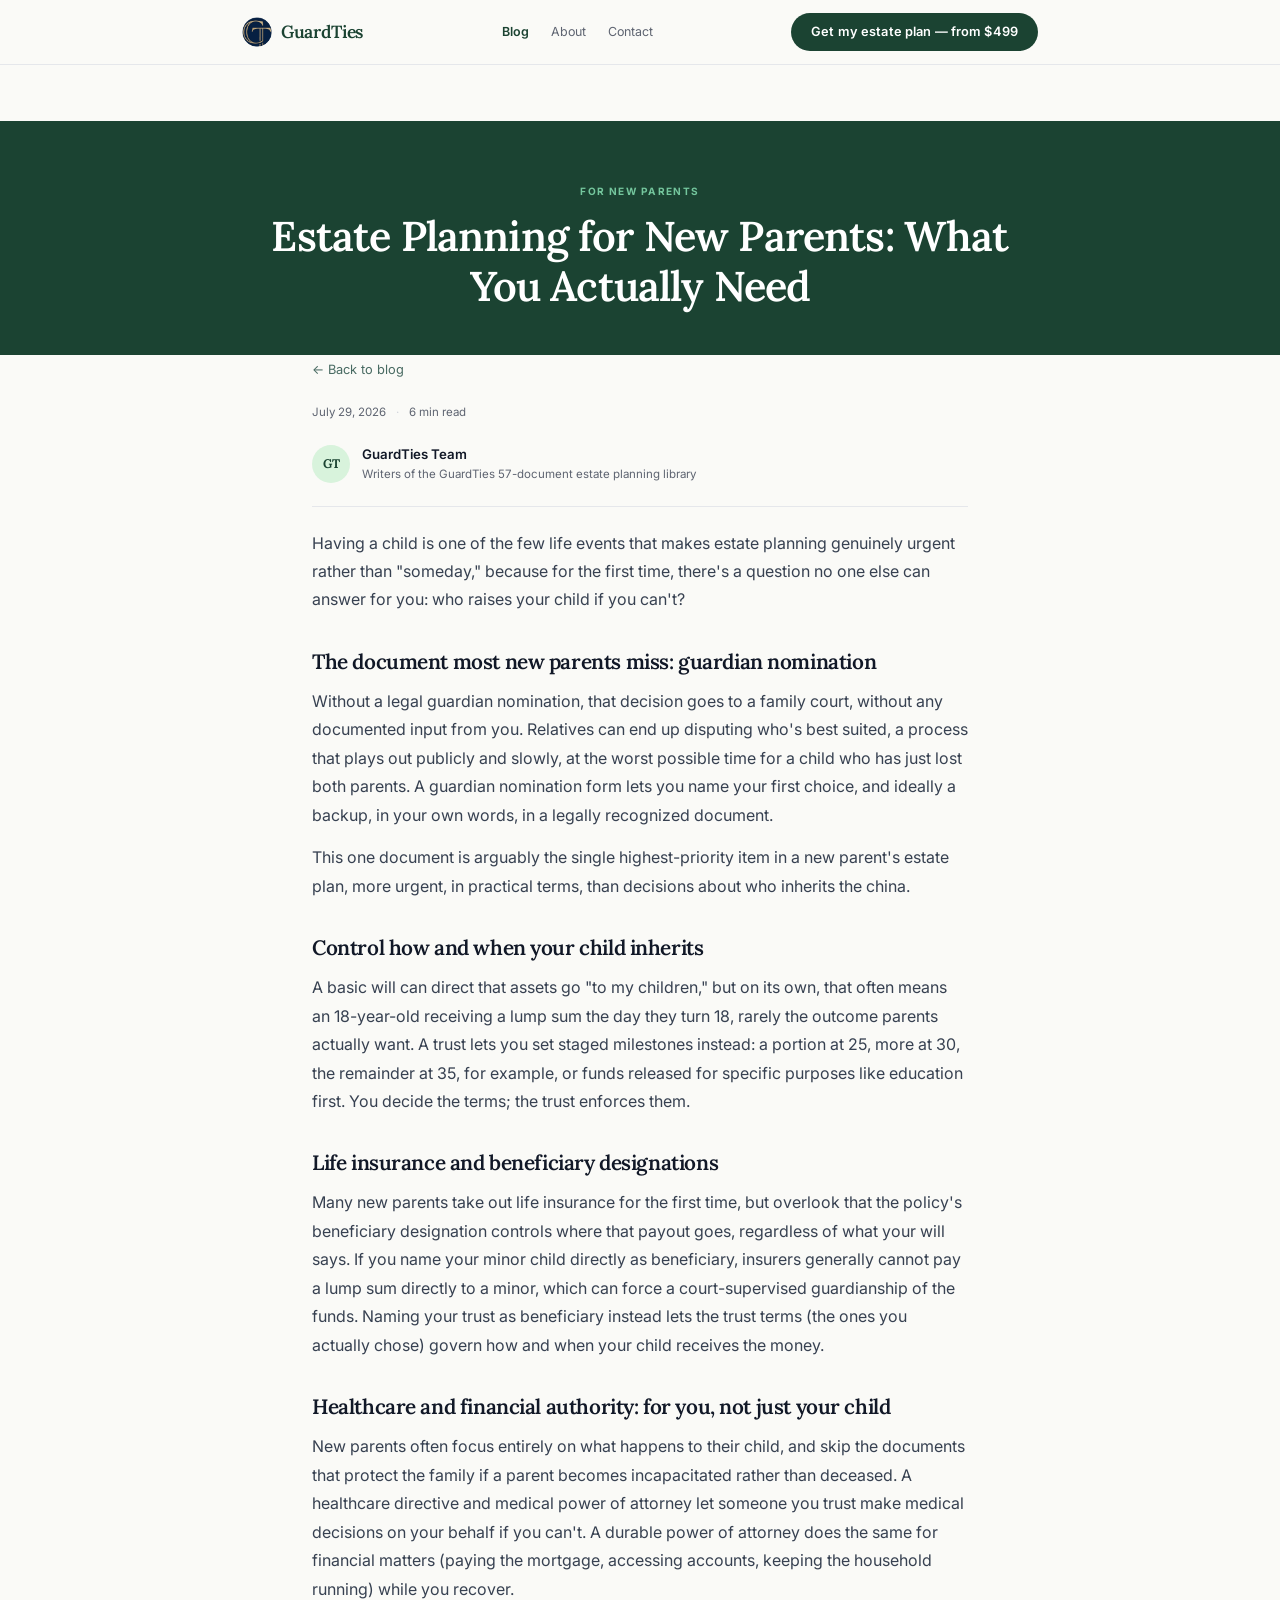
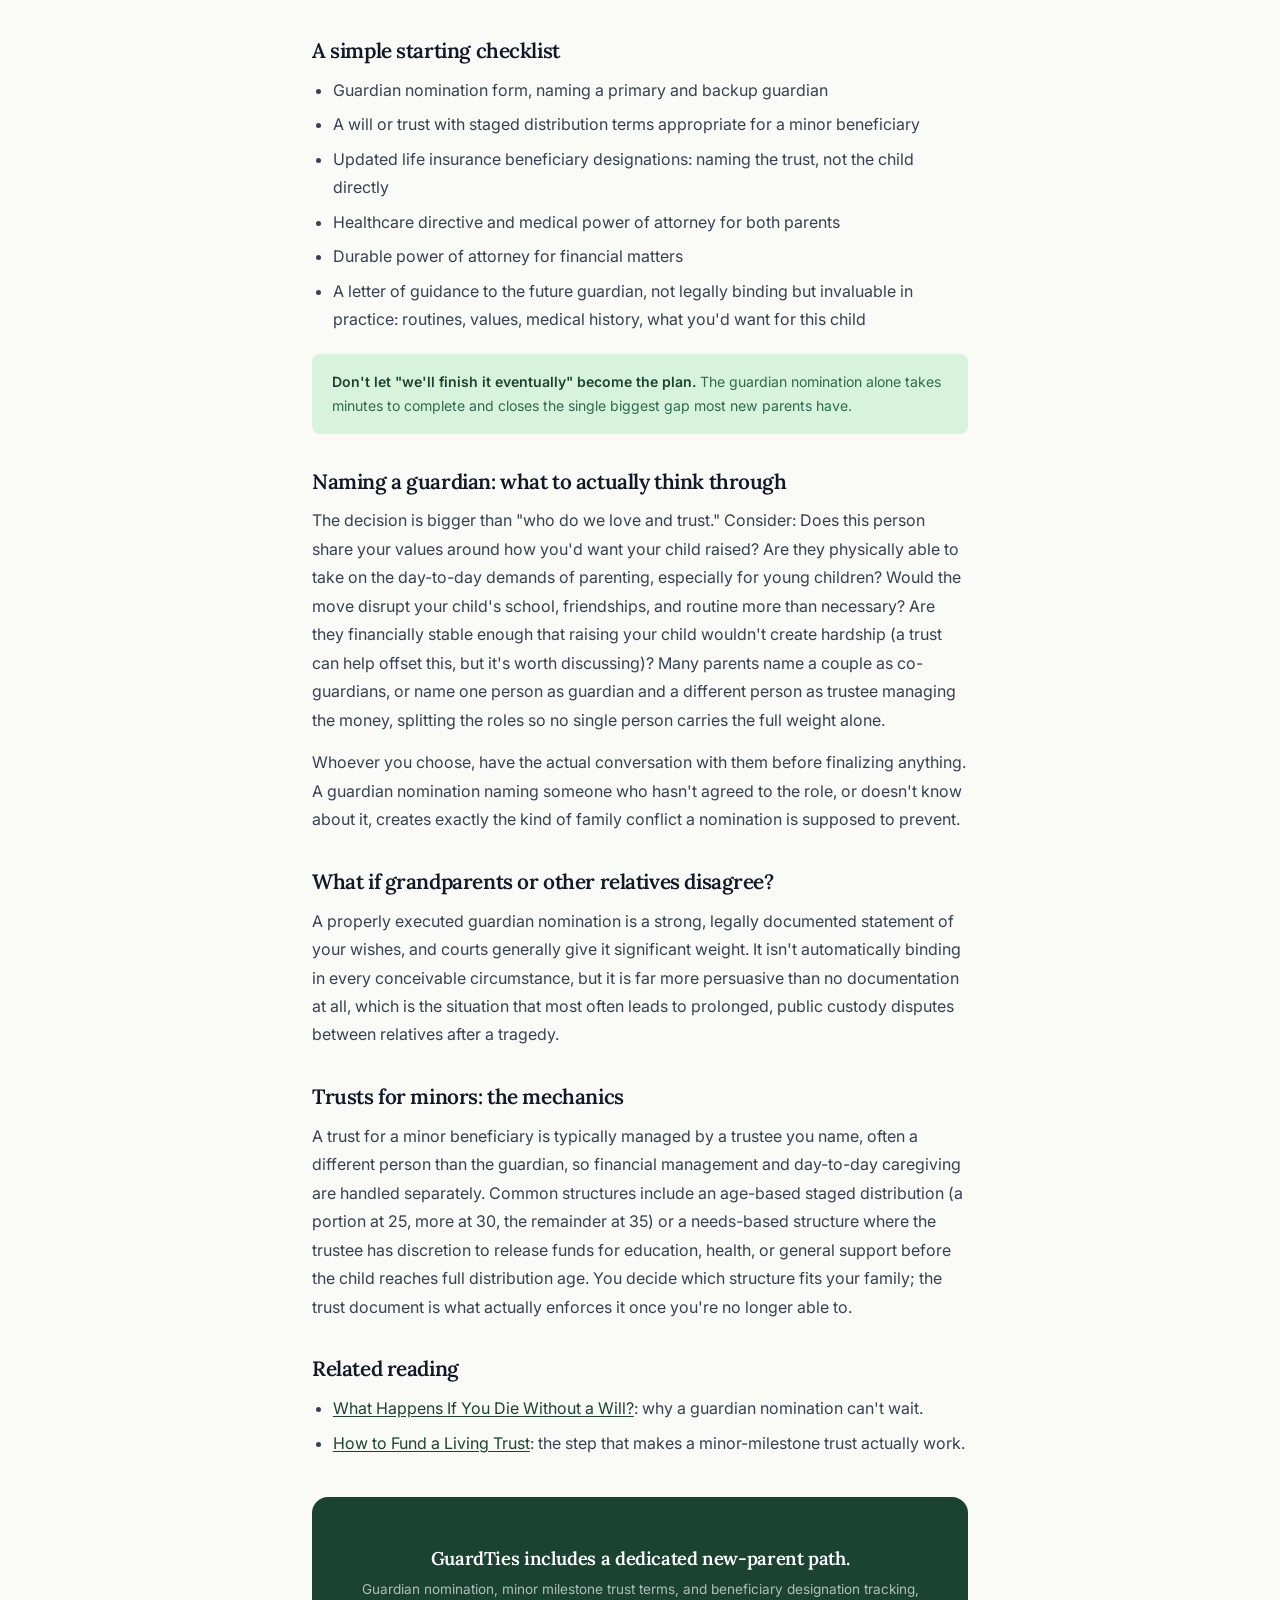
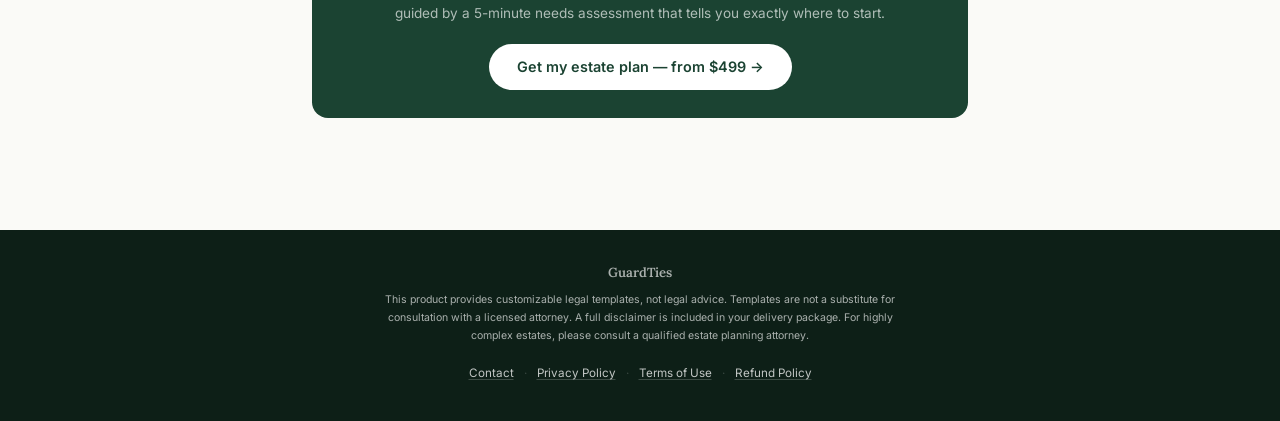
<file: blog/estate-planning-for-new-parents.html>
<!DOCTYPE html>
<html lang="en">
<head>
<meta charset="UTF-8">
<meta name="viewport" content="width=device-width, initial-scale=1.0">
<link rel="icon" type="image/png" sizes="32x32" href="/assets/favicon-32.png">
<link rel="icon" type="image/png" sizes="16x16" href="/assets/favicon-16.png">
<link rel="apple-touch-icon" href="/assets/apple-touch-icon.png">
<title>Estate Planning for New Parents — GuardTies</title>
<meta name="description" content="Becoming a parent changes what your estate plan needs to cover. Here are the documents that matter most — starting with the one most new parents miss.">
<meta property="og:title" content="Estate Planning for New Parents: What You Actually Need">
<meta property="og:description" content="Becoming a parent changes what your estate plan needs to cover. Here are the documents that matter most.">
<meta property="og:type" content="article">
<meta property="og:image" content="https://guardties.com/assets/og-image.png">
<meta property="og:image:width" content="1200">
<meta property="og:image:height" content="630">
<meta name="twitter:card" content="summary_large_image">
<meta name="twitter:image" content="https://guardties.com/assets/og-image.png">
<meta property="og:url" content="https://guardties.com/blog/estate-planning-for-new-parents.html">
<link rel="canonical" href="https://guardties.com/blog/estate-planning-for-new-parents.html">
<link rel="preconnect" href="https://fonts.googleapis.com">
<link rel="preconnect" href="https://fonts.gstatic.com" crossorigin>
<link href="https://fonts.googleapis.com/css2?family=Lora:ital,wght@0,400;0,500;0,600;1,400;1,500;1,600&family=Inter:wght@300;400;500;600&display=swap" rel="stylesheet" media="print" onload="this.media='all'">
<noscript><link href="https://fonts.googleapis.com/css2?family=Lora:ital,wght@0,400;0,500;0,600;1,400;1,500;1,600&family=Inter:wght@300;400;500;600&display=swap" rel="stylesheet"></noscript>
<link rel="stylesheet" href="/assets/shared.css">
<script type="application/ld+json">
{
  "@context": "https://schema.org",
  "@type": "BlogPosting",
  "headline": "Estate Planning for New Parents: What You Actually Need",
  "description": "Becoming a parent changes what your estate plan needs to cover. Here are the documents that matter most.",
  "datePublished": "2026-07-29",
  "dateModified": "2026-07-30",
  "author": { "@type": "Organization", "name": "GuardTies" },
  "publisher": { "@type": "Organization", "name": "GuardTies" },
  "mainEntityOfPage": "https://guardties.com/blog/estate-planning-for-new-parents.html"
}
</script>
</head>
<body>

<nav id="nav" role="navigation" aria-label="Main navigation">
  <div class="nav-w">
    <a href="/" class="logo" aria-label="GuardTies — return to homepage">
      <img class="logo-icon" src="/assets/nav-logo.png" width="30" height="30" alt="" decoding="async">
      GuardTies
    </a>
    <div class="nav-links">
      <a href="/blog/" class="nav-lnk active">Blog</a>
      <a href="/about.html" class="nav-lnk">About</a>
      <a href="/contact.html" class="nav-lnk">Contact</a>
    </div>
    <a href="/#pricing" class="nav-cta" aria-label="See pricing — plans from $499"><span class="cta-full">Get my estate plan — from $499</span><span class="cta-short">Plans from $499</span></a>
  </div>
</nav>

<main>
<div class="page-header">
  <div class="w">
    <span class="page-eyebrow">For New Parents</span>
    <h1>Estate Planning for New Parents: What You Actually Need</h1>
  </div>
</div>

  <div class="doc">
    <a class="back-link" href="/blog/">← Back to blog</a>
    <div class="article-meta"><span>July 29, 2026</span><span class="sep">·</span><span>6 min read</span></div>
    <div class="author-box"><div class="author-avatar">GT</div><div><div class="author-name">GuardTies Team</div><div class="author-role">Writers of the GuardTies 57-document estate planning library</div></div></div>

    <p>Having a child is one of the few life events that makes estate planning genuinely urgent rather than "someday," because for the first time, there's a question no one else can answer for you: who raises your child if you can't?</p>

    <h2>The document most new parents miss: guardian nomination</h2>
    <p>Without a legal guardian nomination, that decision goes to a family court, without any documented input from you. Relatives can end up disputing who's best suited, a process that plays out publicly and slowly, at the worst possible time for a child who has just lost both parents. A guardian nomination form lets you name your first choice, and ideally a backup, in your own words, in a legally recognized document.</p>
    <p>This one document is arguably the single highest-priority item in a new parent's estate plan, more urgent, in practical terms, than decisions about who inherits the china.</p>

    <h2>Control how and when your child inherits</h2>
    <p>A basic will can direct that assets go "to my children," but on its own, that often means an 18-year-old receiving a lump sum the day they turn 18, rarely the outcome parents actually want. A trust lets you set staged milestones instead: a portion at 25, more at 30, the remainder at 35, for example, or funds released for specific purposes like education first. You decide the terms; the trust enforces them.</p>

    <h2>Life insurance and beneficiary designations</h2>
    <p>Many new parents take out life insurance for the first time, but overlook that the policy's beneficiary designation controls where that payout goes, regardless of what your will says. If you name your minor child directly as beneficiary, insurers generally cannot pay a lump sum directly to a minor, which can force a court-supervised guardianship of the funds. Naming your trust as beneficiary instead lets the trust terms (the ones you actually chose) govern how and when your child receives the money.</p>

    <h2>Healthcare and financial authority: for you, not just your child</h2>
    <p>New parents often focus entirely on what happens to their child, and skip the documents that protect the family if a parent becomes incapacitated rather than deceased. A healthcare directive and medical power of attorney let someone you trust make medical decisions on your behalf if you can't. A durable power of attorney does the same for financial matters (paying the mortgage, accessing accounts, keeping the household running) while you recover.</p>

    <h2>A simple starting checklist</h2>
    <ul>
      <li>Guardian nomination form, naming a primary and backup guardian</li>
      <li>A will or trust with staged distribution terms appropriate for a minor beneficiary</li>
      <li>Updated life insurance beneficiary designations: naming the trust, not the child directly</li>
      <li>Healthcare directive and medical power of attorney for both parents</li>
      <li>Durable power of attorney for financial matters</li>
      <li>A letter of guidance to the future guardian, not legally binding but invaluable in practice: routines, values, medical history, what you'd want for this child</li>
    </ul>

    <div class="callout"><strong>Don't let "we'll finish it eventually" become the plan.</strong> The guardian nomination alone takes minutes to complete and closes the single biggest gap most new parents have.</div>

    <h2>Naming a guardian: what to actually think through</h2>
    <p>The decision is bigger than "who do we love and trust." Consider: Does this person share your values around how you'd want your child raised? Are they physically able to take on the day-to-day demands of parenting, especially for young children? Would the move disrupt your child's school, friendships, and routine more than necessary? Are they financially stable enough that raising your child wouldn't create hardship (a trust can help offset this, but it's worth discussing)? Many parents name a couple as co-guardians, or name one person as guardian and a different person as trustee managing the money, splitting the roles so no single person carries the full weight alone.</p>
    <p>Whoever you choose, have the actual conversation with them before finalizing anything. A guardian nomination naming someone who hasn't agreed to the role, or doesn't know about it, creates exactly the kind of family conflict a nomination is supposed to prevent.</p>

    <h2>What if grandparents or other relatives disagree?</h2>
    <p>A properly executed guardian nomination is a strong, legally documented statement of your wishes, and courts generally give it significant weight. It isn't automatically binding in every conceivable circumstance, but it is far more persuasive than no documentation at all, which is the situation that most often leads to prolonged, public custody disputes between relatives after a tragedy.</p>

    <h2>Trusts for minors: the mechanics</h2>
    <p>A trust for a minor beneficiary is typically managed by a trustee you name, often a different person than the guardian, so financial management and day-to-day caregiving are handled separately. Common structures include an age-based staged distribution (a portion at 25, more at 30, the remainder at 35) or a needs-based structure where the trustee has discretion to release funds for education, health, or general support before the child reaches full distribution age. You decide which structure fits your family; the trust document is what actually enforces it once you're no longer able to.</p>

    <h2>Related reading</h2>
    <ul>
      <li><a class="inline" href="/blog/dying-without-a-will.html">What Happens If You Die Without a Will?</a>: why a guardian nomination can't wait.</li>
      <li><a class="inline" href="/blog/how-to-fund-a-living-trust.html">How to Fund a Living Trust</a>: the step that makes a minor-milestone trust actually work.</li>
    </ul>

    <div class="article-cta">
      <h3>GuardTies includes a dedicated new-parent path.</h3>
      <p>Guardian nomination, minor milestone trust terms, and beneficiary designation tracking, guided by a 5-minute needs assessment that tells you exactly where to start.</p>
      <a class="cta-btn" href="/#pricing">Get my estate plan — from $499 →</a>
    </div>
  </div>
</main>

<footer>
  <div class="w">
    <p class="footer-brand">GuardTies</p>
    <p class="footer-legal">This product provides customizable legal templates, not legal advice. Templates are not a substitute for consultation with a licensed attorney. A full disclaimer is included in your delivery package. For highly complex estates, please consult a qualified estate planning attorney.</p>
    <p class="footer-links"><a href="/contact.html">Contact</a><span>·</span><a href="/privacy.html">Privacy Policy</a><span>·</span><a href="/terms.html">Terms of Use</a><span>·</span><a href="/refund.html">Refund Policy</a></p>
  </div>
</footer>

</body>
</html>
</file>
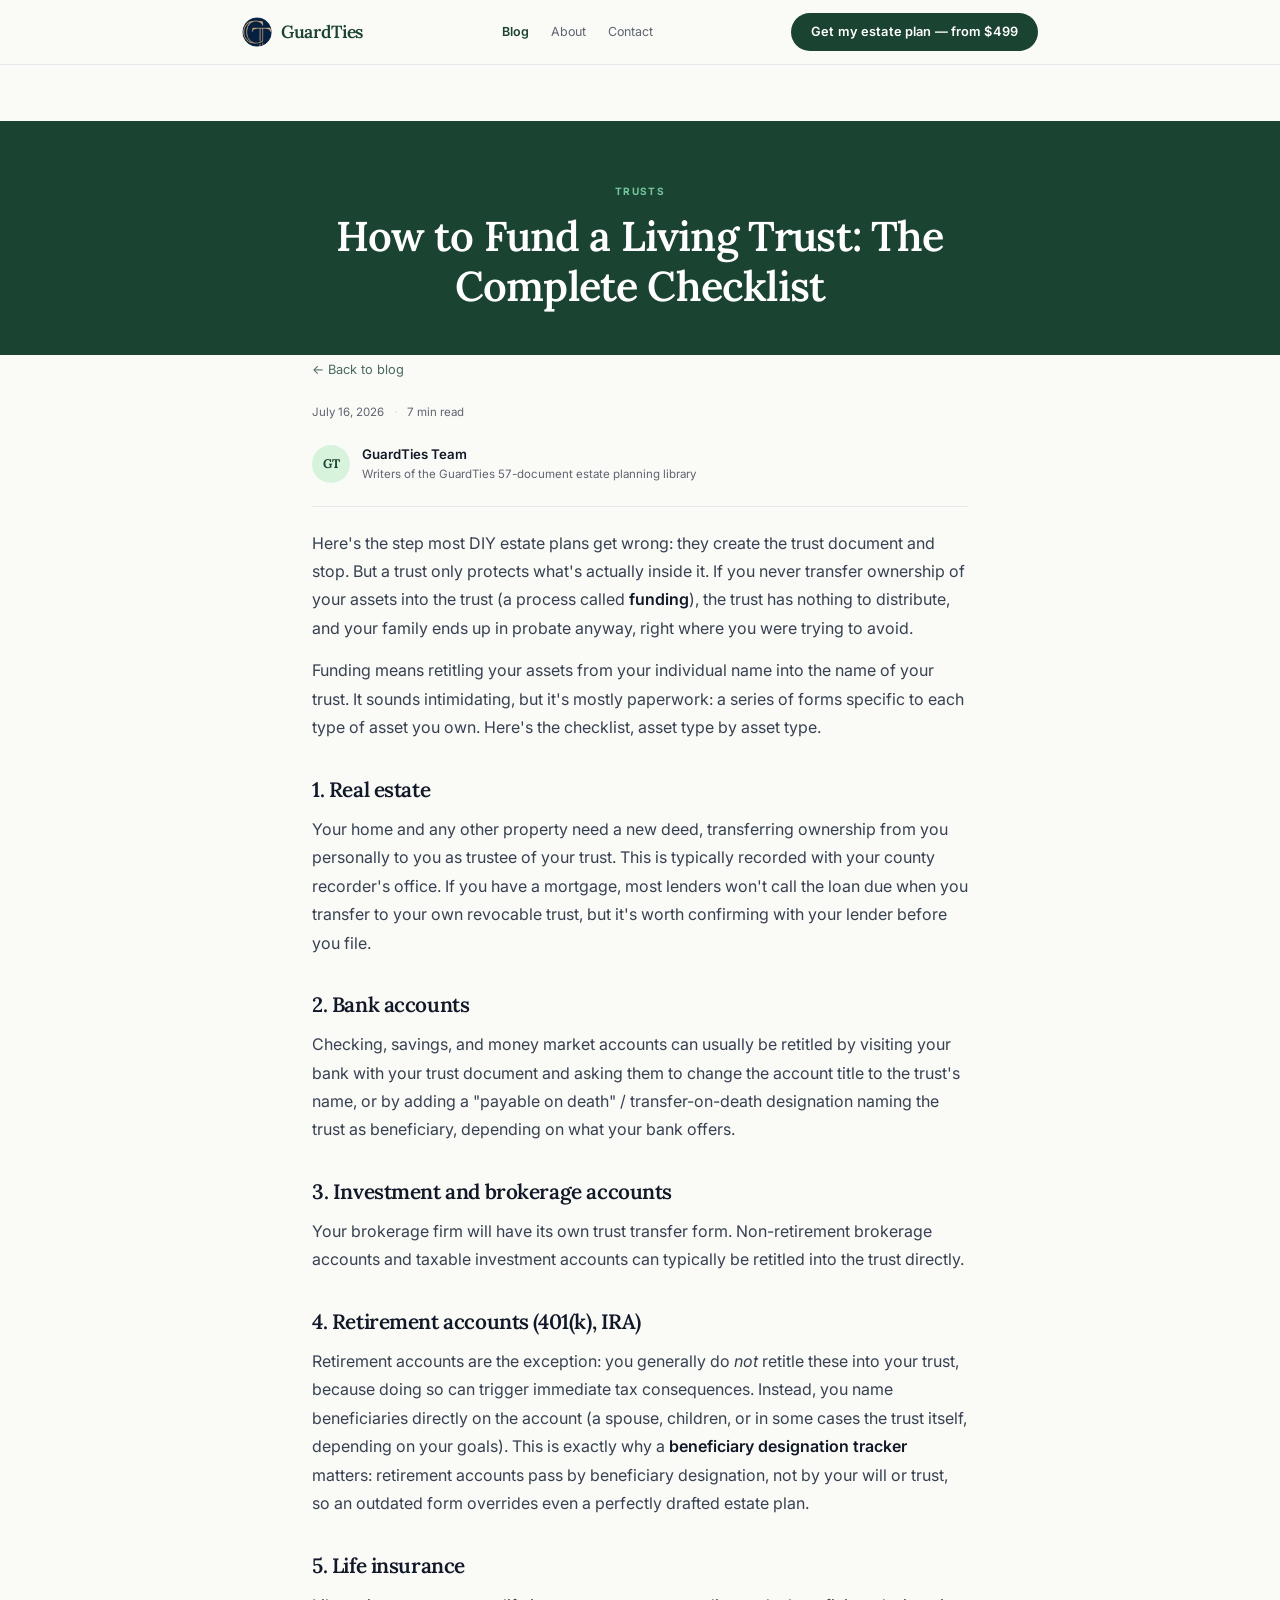
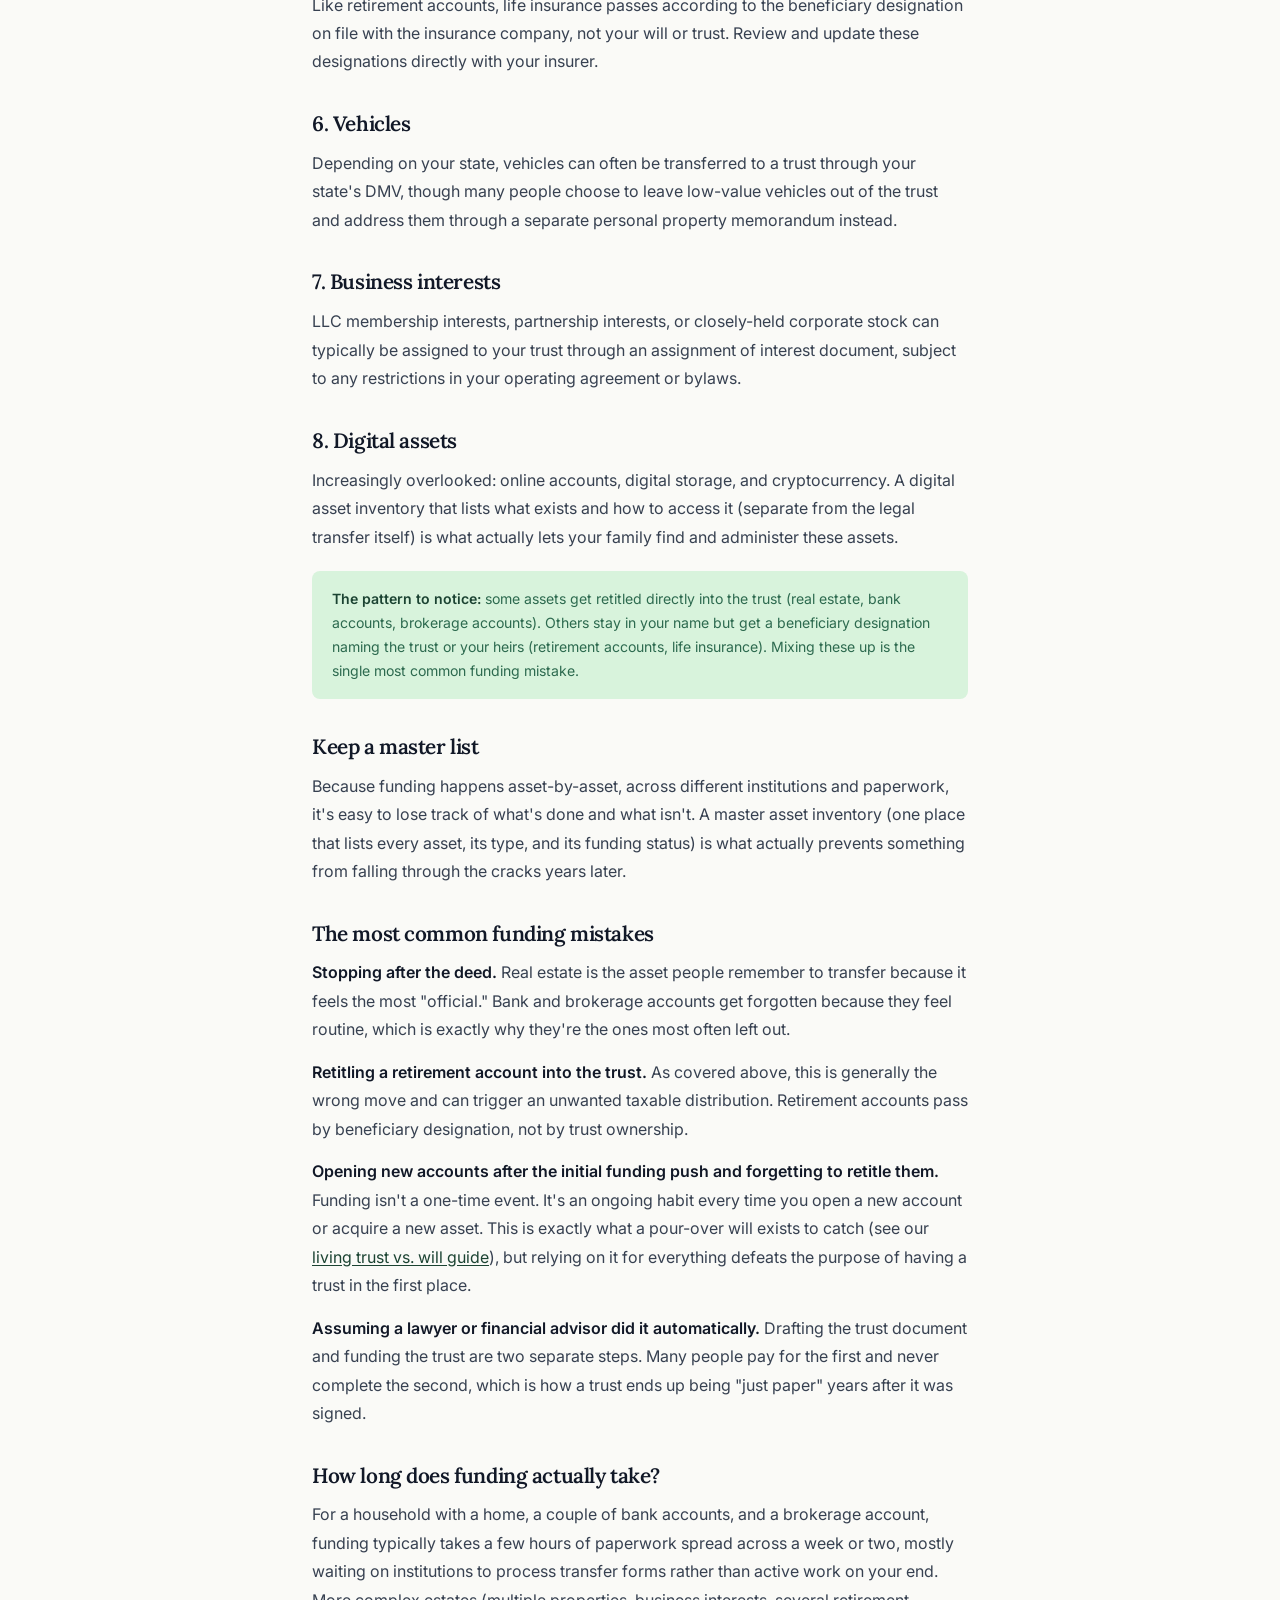
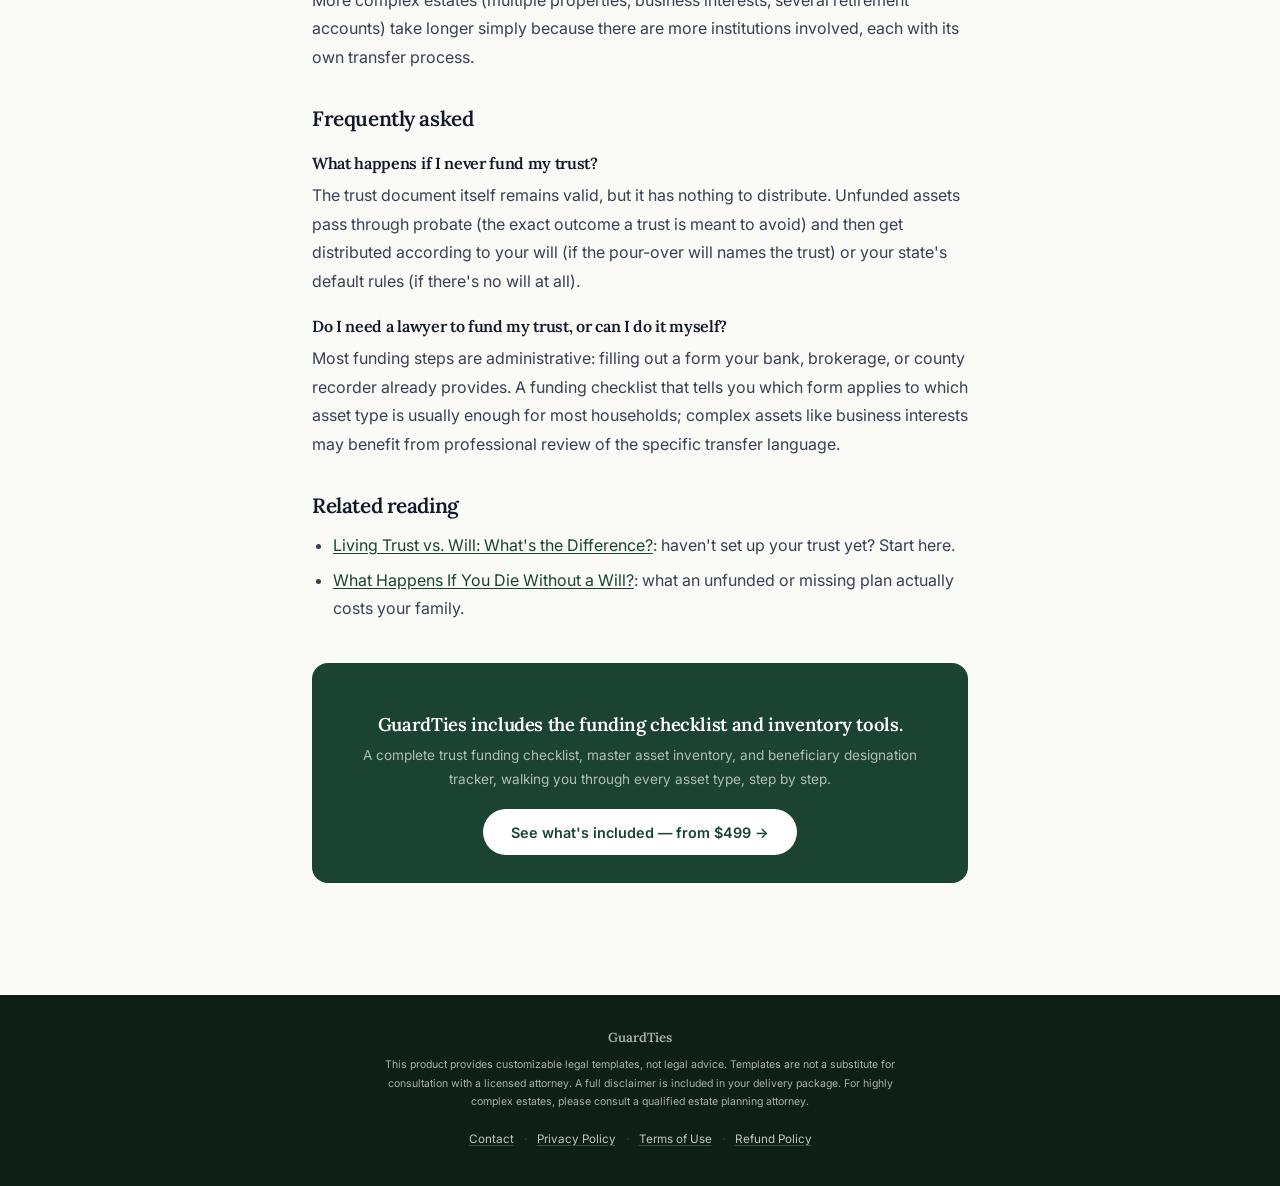
<file: blog/how-to-fund-a-living-trust.html>
<!DOCTYPE html>
<html lang="en">
<head>
<meta charset="UTF-8">
<meta name="viewport" content="width=device-width, initial-scale=1.0">
<link rel="icon" type="image/png" sizes="32x32" href="/assets/favicon-32.png">
<link rel="icon" type="image/png" sizes="16x16" href="/assets/favicon-16.png">
<link rel="apple-touch-icon" href="/assets/apple-touch-icon.png">
<title>How to Fund a Living Trust: The Complete Checklist — GuardTies</title>
<meta name="description" content="A trust that isn't funded is just paper. Here's exactly how to retitle every asset type into your living trust, so it actually works when your family needs it.">
<meta property="og:title" content="How to Fund a Living Trust: The Complete Checklist">
<meta property="og:description" content="A trust that isn't funded is just paper. Here's exactly how to retitle every asset type into your living trust.">
<meta property="og:type" content="article">
<meta property="og:image" content="https://guardties.com/assets/og-image.png">
<meta property="og:image:width" content="1200">
<meta property="og:image:height" content="630">
<meta name="twitter:card" content="summary_large_image">
<meta name="twitter:image" content="https://guardties.com/assets/og-image.png">
<meta property="og:url" content="https://guardties.com/blog/how-to-fund-a-living-trust.html">
<link rel="canonical" href="https://guardties.com/blog/how-to-fund-a-living-trust.html">
<link rel="preconnect" href="https://fonts.googleapis.com">
<link rel="preconnect" href="https://fonts.gstatic.com" crossorigin>
<link href="https://fonts.googleapis.com/css2?family=Lora:ital,wght@0,400;0,500;0,600;1,400;1,500;1,600&family=Inter:wght@300;400;500;600&display=swap" rel="stylesheet" media="print" onload="this.media='all'">
<noscript><link href="https://fonts.googleapis.com/css2?family=Lora:ital,wght@0,400;0,500;0,600;1,400;1,500;1,600&family=Inter:wght@300;400;500;600&display=swap" rel="stylesheet"></noscript>
<link rel="stylesheet" href="/assets/shared.css">
<script type="application/ld+json">
{
  "@context": "https://schema.org",
  "@type": "BlogPosting",
  "headline": "How to Fund a Living Trust: The Complete Checklist",
  "description": "A trust that isn't funded is just paper. Here's exactly how to retitle every asset type into your living trust.",
  "datePublished": "2026-07-16",
  "dateModified": "2026-07-30",
  "author": { "@type": "Organization", "name": "GuardTies" },
  "publisher": { "@type": "Organization", "name": "GuardTies" },
  "mainEntityOfPage": "https://guardties.com/blog/how-to-fund-a-living-trust.html"
}
</script>
</head>
<body>

<nav id="nav" role="navigation" aria-label="Main navigation">
  <div class="nav-w">
    <a href="/" class="logo" aria-label="GuardTies — return to homepage">
      <img class="logo-icon" src="/assets/nav-logo.png" width="30" height="30" alt="" decoding="async">
      GuardTies
    </a>
    <div class="nav-links">
      <a href="/blog/" class="nav-lnk active">Blog</a>
      <a href="/about.html" class="nav-lnk">About</a>
      <a href="/contact.html" class="nav-lnk">Contact</a>
    </div>
    <a href="/#pricing" class="nav-cta" aria-label="See pricing — plans from $499"><span class="cta-full">Get my estate plan — from $499</span><span class="cta-short">Plans from $499</span></a>
  </div>
</nav>

<main>
<div class="page-header">
  <div class="w">
    <span class="page-eyebrow">Trusts</span>
    <h1>How to Fund a Living Trust: The Complete Checklist</h1>
  </div>
</div>

  <div class="doc">
    <a class="back-link" href="/blog/">← Back to blog</a>
    <div class="article-meta"><span>July 16, 2026</span><span class="sep">·</span><span>7 min read</span></div>
    <div class="author-box"><div class="author-avatar">GT</div><div><div class="author-name">GuardTies Team</div><div class="author-role">Writers of the GuardTies 57-document estate planning library</div></div></div>

    <p>Here's the step most DIY estate plans get wrong: they create the trust document and stop. But a trust only protects what's actually inside it. If you never transfer ownership of your assets into the trust (a process called <strong>funding</strong>), the trust has nothing to distribute, and your family ends up in probate anyway, right where you were trying to avoid.</p>
    <p>Funding means retitling your assets from your individual name into the name of your trust. It sounds intimidating, but it's mostly paperwork: a series of forms specific to each type of asset you own. Here's the checklist, asset type by asset type.</p>

    <h2>1. Real estate</h2>
    <p>Your home and any other property need a new deed, transferring ownership from you personally to you as trustee of your trust. This is typically recorded with your county recorder's office. If you have a mortgage, most lenders won't call the loan due when you transfer to your own revocable trust, but it's worth confirming with your lender before you file.</p>

    <h2>2. Bank accounts</h2>
    <p>Checking, savings, and money market accounts can usually be retitled by visiting your bank with your trust document and asking them to change the account title to the trust's name, or by adding a "payable on death" / transfer-on-death designation naming the trust as beneficiary, depending on what your bank offers.</p>

    <h2>3. Investment and brokerage accounts</h2>
    <p>Your brokerage firm will have its own trust transfer form. Non-retirement brokerage accounts and taxable investment accounts can typically be retitled into the trust directly.</p>

    <h2>4. Retirement accounts (401(k), IRA)</h2>
    <p>Retirement accounts are the exception: you generally do <em>not</em> retitle these into your trust, because doing so can trigger immediate tax consequences. Instead, you name beneficiaries directly on the account (a spouse, children, or in some cases the trust itself, depending on your goals). This is exactly why a <strong>beneficiary designation tracker</strong> matters: retirement accounts pass by beneficiary designation, not by your will or trust, so an outdated form overrides even a perfectly drafted estate plan.</p>

    <h2>5. Life insurance</h2>
    <p>Like retirement accounts, life insurance passes according to the beneficiary designation on file with the insurance company, not your will or trust. Review and update these designations directly with your insurer.</p>

    <h2>6. Vehicles</h2>
    <p>Depending on your state, vehicles can often be transferred to a trust through your state's DMV, though many people choose to leave low-value vehicles out of the trust and address them through a separate personal property memorandum instead.</p>

    <h2>7. Business interests</h2>
    <p>LLC membership interests, partnership interests, or closely-held corporate stock can typically be assigned to your trust through an assignment of interest document, subject to any restrictions in your operating agreement or bylaws.</p>

    <h2>8. Digital assets</h2>
    <p>Increasingly overlooked: online accounts, digital storage, and cryptocurrency. A digital asset inventory that lists what exists and how to access it (separate from the legal transfer itself) is what actually lets your family find and administer these assets.</p>

    <div class="callout"><strong>The pattern to notice:</strong> some assets get retitled directly into the trust (real estate, bank accounts, brokerage accounts). Others stay in your name but get a beneficiary designation naming the trust or your heirs (retirement accounts, life insurance). Mixing these up is the single most common funding mistake.</div>

    <h2>Keep a master list</h2>
    <p>Because funding happens asset-by-asset, across different institutions and paperwork, it's easy to lose track of what's done and what isn't. A master asset inventory (one place that lists every asset, its type, and its funding status) is what actually prevents something from falling through the cracks years later.</p>

    <h2>The most common funding mistakes</h2>
    <p><strong>Stopping after the deed.</strong> Real estate is the asset people remember to transfer because it feels the most "official." Bank and brokerage accounts get forgotten because they feel routine, which is exactly why they're the ones most often left out.</p>
    <p><strong>Retitling a retirement account into the trust.</strong> As covered above, this is generally the wrong move and can trigger an unwanted taxable distribution. Retirement accounts pass by beneficiary designation, not by trust ownership.</p>
    <p><strong>Opening new accounts after the initial funding push and forgetting to retitle them.</strong> Funding isn't a one-time event. It's an ongoing habit every time you open a new account or acquire a new asset. This is exactly what a pour-over will exists to catch (see our <a class="inline" href="/blog/living-trust-vs-will.html">living trust vs. will guide</a>), but relying on it for everything defeats the purpose of having a trust in the first place.</p>
    <p><strong>Assuming a lawyer or financial advisor did it automatically.</strong> Drafting the trust document and funding the trust are two separate steps. Many people pay for the first and never complete the second, which is how a trust ends up being "just paper" years after it was signed.</p>

    <h2>How long does funding actually take?</h2>
    <p>For a household with a home, a couple of bank accounts, and a brokerage account, funding typically takes a few hours of paperwork spread across a week or two, mostly waiting on institutions to process transfer forms rather than active work on your end. More complex estates (multiple properties, business interests, several retirement accounts) take longer simply because there are more institutions involved, each with its own transfer process.</p>

    <h2>Frequently asked</h2>
    <h3>What happens if I never fund my trust?</h3>
    <p>The trust document itself remains valid, but it has nothing to distribute. Unfunded assets pass through probate (the exact outcome a trust is meant to avoid) and then get distributed according to your will (if the pour-over will names the trust) or your state's default rules (if there's no will at all).</p>
    <h3>Do I need a lawyer to fund my trust, or can I do it myself?</h3>
    <p>Most funding steps are administrative: filling out a form your bank, brokerage, or county recorder already provides. A funding checklist that tells you which form applies to which asset type is usually enough for most households; complex assets like business interests may benefit from professional review of the specific transfer language.</p>

    <h2>Related reading</h2>
    <ul>
      <li><a class="inline" href="/blog/living-trust-vs-will.html">Living Trust vs. Will: What's the Difference?</a>: haven't set up your trust yet? Start here.</li>
      <li><a class="inline" href="/blog/dying-without-a-will.html">What Happens If You Die Without a Will?</a>: what an unfunded or missing plan actually costs your family.</li>
    </ul>

    <div class="article-cta">
      <h3>GuardTies includes the funding checklist and inventory tools.</h3>
      <p>A complete trust funding checklist, master asset inventory, and beneficiary designation tracker, walking you through every asset type, step by step.</p>
      <a class="cta-btn" href="/#pricing">See what's included — from $499 →</a>
    </div>
  </div>
</main>

<footer>
  <div class="w">
    <p class="footer-brand">GuardTies</p>
    <p class="footer-legal">This product provides customizable legal templates, not legal advice. Templates are not a substitute for consultation with a licensed attorney. A full disclaimer is included in your delivery package. For highly complex estates, please consult a qualified estate planning attorney.</p>
    <p class="footer-links"><a href="/contact.html">Contact</a><span>·</span><a href="/privacy.html">Privacy Policy</a><span>·</span><a href="/terms.html">Terms of Use</a><span>·</span><a href="/refund.html">Refund Policy</a></p>
  </div>
</footer>

</body>
</html>
</file>
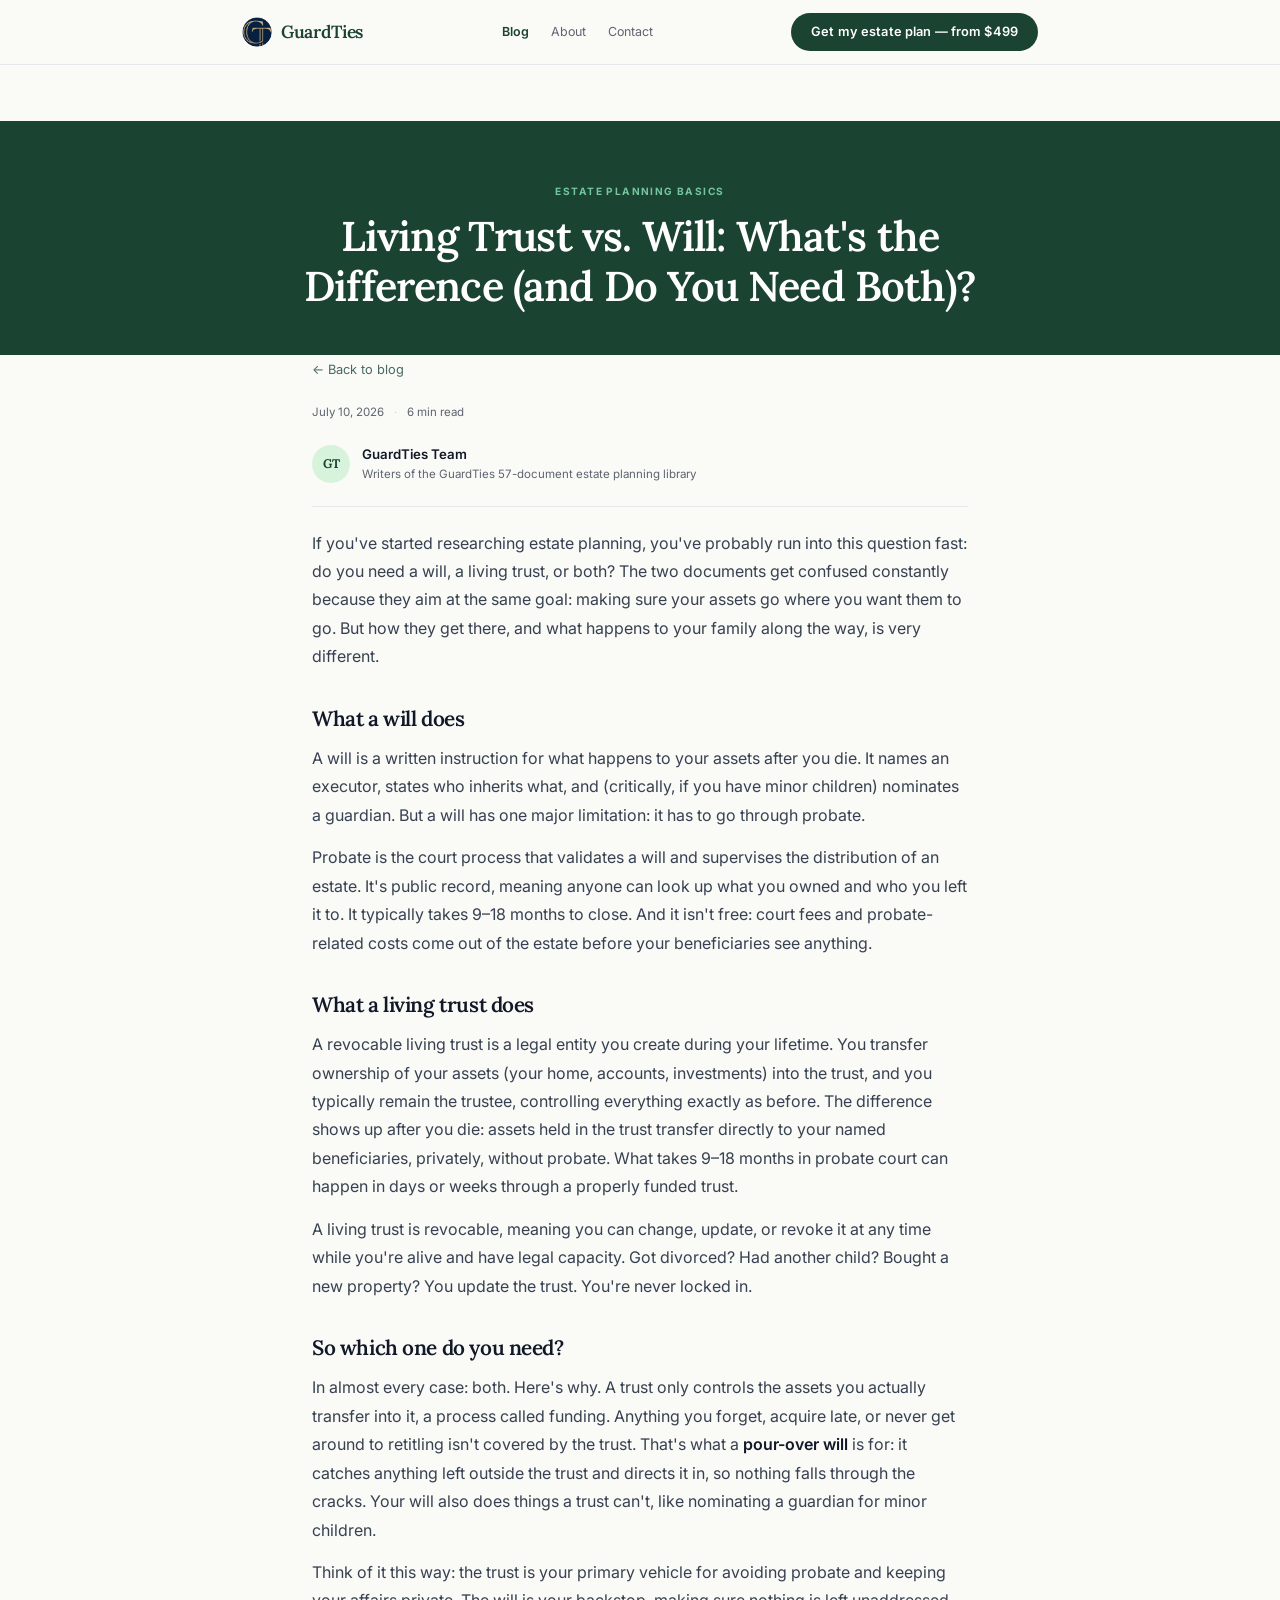
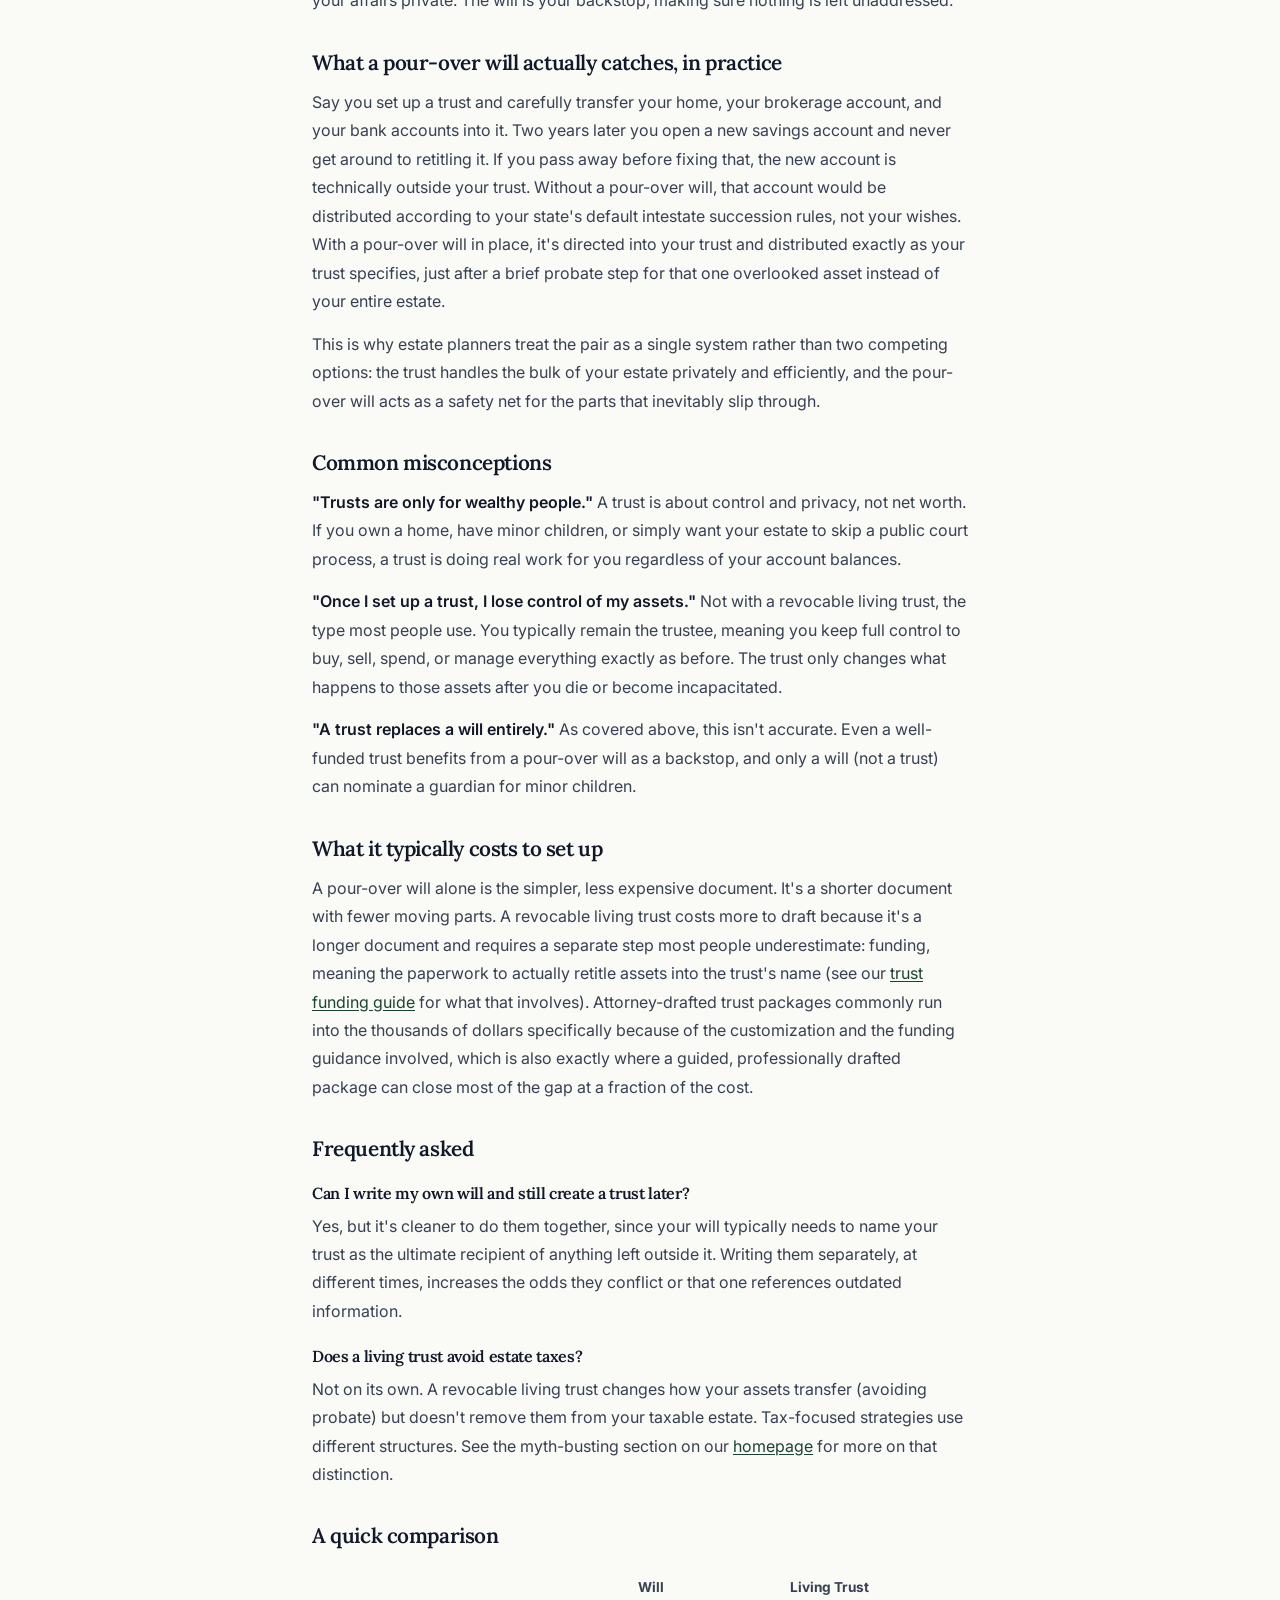
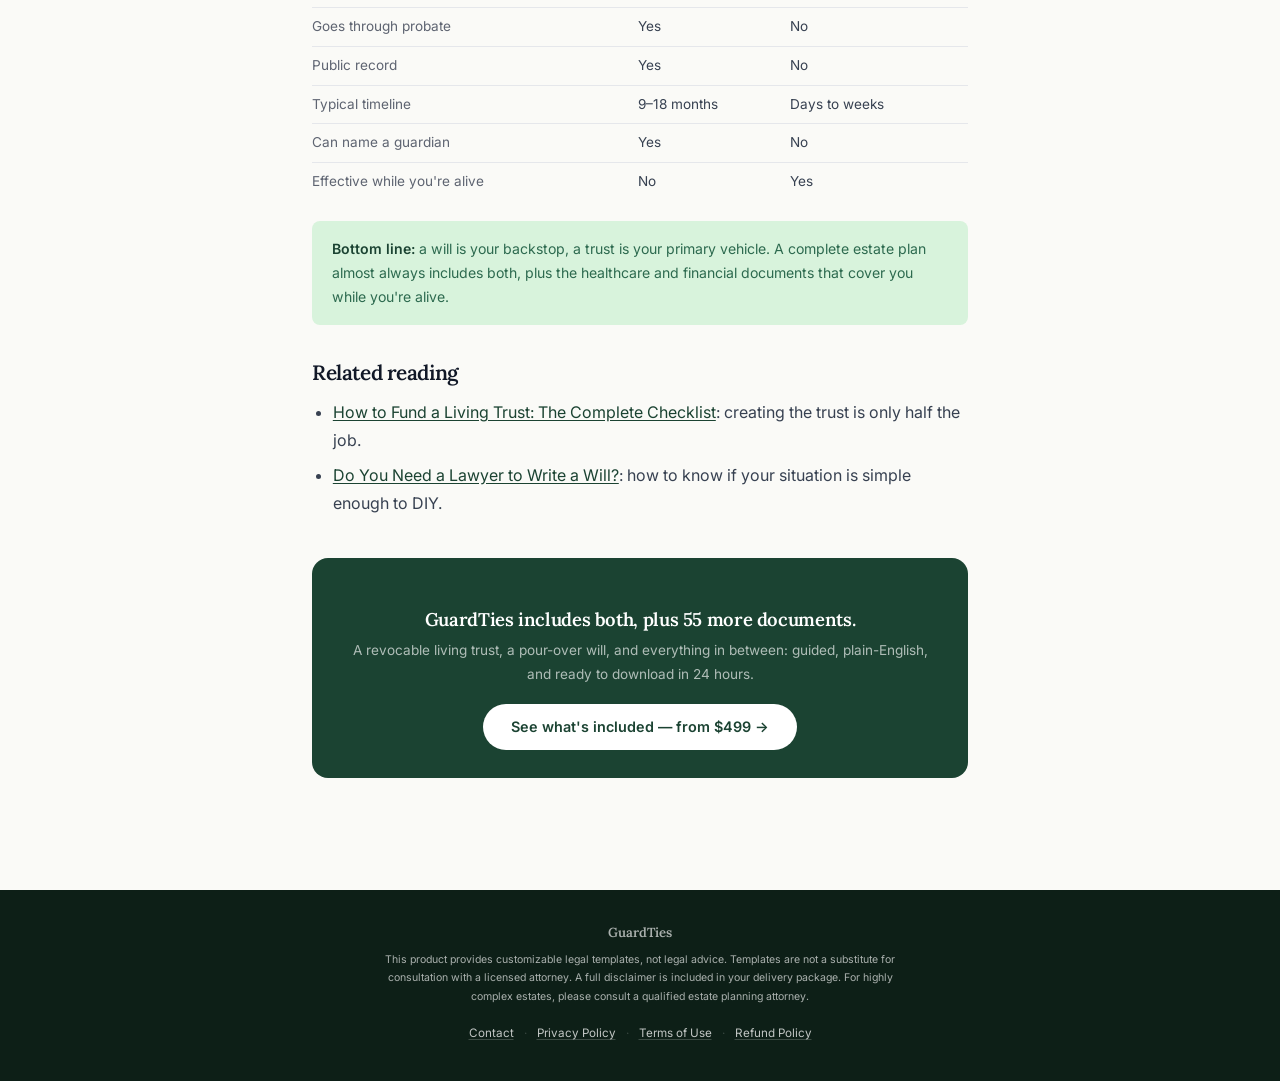
<file: blog/living-trust-vs-will.html>
<!DOCTYPE html>
<html lang="en">
<head>
<meta charset="UTF-8">
<meta name="viewport" content="width=device-width, initial-scale=1.0">
<link rel="icon" type="image/png" sizes="32x32" href="/assets/favicon-32.png">
<link rel="icon" type="image/png" sizes="16x16" href="/assets/favicon-16.png">
<link rel="apple-touch-icon" href="/assets/apple-touch-icon.png">
<title>Living Trust vs. Will: What's the Difference? — GuardTies</title>
<meta name="description" content="A living trust and a will both distribute your assets, but they work very differently. Here's the plain-English breakdown of which one you need.">
<meta property="og:title" content="Living Trust vs. Will: What's the Difference?">
<meta property="og:description" content="A living trust and a will both distribute your assets, but they work very differently. Here's the plain-English breakdown of which one you need.">
<meta property="og:type" content="article">
<meta property="og:image" content="https://guardties.com/assets/og-image.png">
<meta property="og:image:width" content="1200">
<meta property="og:image:height" content="630">
<meta name="twitter:card" content="summary_large_image">
<meta name="twitter:image" content="https://guardties.com/assets/og-image.png">
<meta property="og:url" content="https://guardties.com/blog/living-trust-vs-will.html">
<link rel="canonical" href="https://guardties.com/blog/living-trust-vs-will.html">
<link rel="preconnect" href="https://fonts.googleapis.com">
<link rel="preconnect" href="https://fonts.gstatic.com" crossorigin>
<link href="https://fonts.googleapis.com/css2?family=Lora:ital,wght@0,400;0,500;0,600;1,400;1,500;1,600&family=Inter:wght@300;400;500;600&display=swap" rel="stylesheet" media="print" onload="this.media='all'">
<noscript><link href="https://fonts.googleapis.com/css2?family=Lora:ital,wght@0,400;0,500;0,600;1,400;1,500;1,600&family=Inter:wght@300;400;500;600&display=swap" rel="stylesheet"></noscript>
<link rel="stylesheet" href="/assets/shared.css">
<script type="application/ld+json">
{
  "@context": "https://schema.org",
  "@type": "BlogPosting",
  "headline": "Living Trust vs. Will: What's the Difference (and Do You Need Both)?",
  "description": "A living trust and a will both distribute your assets, but they work very differently. Here's the plain-English breakdown of which one you need.",
  "datePublished": "2026-07-10",
  "dateModified": "2026-07-30",
  "author": { "@type": "Organization", "name": "GuardTies" },
  "publisher": { "@type": "Organization", "name": "GuardTies" },
  "mainEntityOfPage": "https://guardties.com/blog/living-trust-vs-will.html"
}
</script>
</head>
<body>

<nav id="nav" role="navigation" aria-label="Main navigation">
  <div class="nav-w">
    <a href="/" class="logo" aria-label="GuardTies — return to homepage">
      <img class="logo-icon" src="/assets/nav-logo.png" width="30" height="30" alt="" decoding="async">
      GuardTies
    </a>
    <div class="nav-links">
      <a href="/blog/" class="nav-lnk active">Blog</a>
      <a href="/about.html" class="nav-lnk">About</a>
      <a href="/contact.html" class="nav-lnk">Contact</a>
    </div>
    <a href="/#pricing" class="nav-cta" aria-label="See pricing — plans from $499"><span class="cta-full">Get my estate plan — from $499</span><span class="cta-short">Plans from $499</span></a>
  </div>
</nav>

<main>
<div class="page-header">
  <div class="w">
    <span class="page-eyebrow">Estate Planning Basics</span>
    <h1>Living Trust vs. Will: What's the Difference (and Do You Need Both)?</h1>
  </div>
</div>

  <div class="doc">
    <a class="back-link" href="/blog/">← Back to blog</a>
    <div class="article-meta"><span>July 10, 2026</span><span class="sep">·</span><span>6 min read</span></div>
    <div class="author-box"><div class="author-avatar">GT</div><div><div class="author-name">GuardTies Team</div><div class="author-role">Writers of the GuardTies 57-document estate planning library</div></div></div>

    <p>If you've started researching estate planning, you've probably run into this question fast: do you need a will, a living trust, or both? The two documents get confused constantly because they aim at the same goal: making sure your assets go where you want them to go. But how they get there, and what happens to your family along the way, is very different.</p>

    <h2>What a will does</h2>
    <p>A will is a written instruction for what happens to your assets after you die. It names an executor, states who inherits what, and (critically, if you have minor children) nominates a guardian. But a will has one major limitation: it has to go through probate.</p>
    <p>Probate is the court process that validates a will and supervises the distribution of an estate. It's public record, meaning anyone can look up what you owned and who you left it to. It typically takes 9–18 months to close. And it isn't free: court fees and probate-related costs come out of the estate before your beneficiaries see anything.</p>

    <h2>What a living trust does</h2>
    <p>A revocable living trust is a legal entity you create during your lifetime. You transfer ownership of your assets (your home, accounts, investments) into the trust, and you typically remain the trustee, controlling everything exactly as before. The difference shows up after you die: assets held in the trust transfer directly to your named beneficiaries, privately, without probate. What takes 9–18 months in probate court can happen in days or weeks through a properly funded trust.</p>
    <p>A living trust is revocable, meaning you can change, update, or revoke it at any time while you're alive and have legal capacity. Got divorced? Had another child? Bought a new property? You update the trust. You're never locked in.</p>

    <h2>So which one do you need?</h2>
    <p>In almost every case: both. Here's why. A trust only controls the assets you actually transfer into it, a process called funding. Anything you forget, acquire late, or never get around to retitling isn't covered by the trust. That's what a <strong>pour-over will</strong> is for: it catches anything left outside the trust and directs it in, so nothing falls through the cracks. Your will also does things a trust can't, like nominating a guardian for minor children.</p>
    <p>Think of it this way: the trust is your primary vehicle for avoiding probate and keeping your affairs private. The will is your backstop, making sure nothing is left unaddressed.</p>

    <h2>What a pour-over will actually catches, in practice</h2>
    <p>Say you set up a trust and carefully transfer your home, your brokerage account, and your bank accounts into it. Two years later you open a new savings account and never get around to retitling it. If you pass away before fixing that, the new account is technically outside your trust. Without a pour-over will, that account would be distributed according to your state's default intestate succession rules, not your wishes. With a pour-over will in place, it's directed into your trust and distributed exactly as your trust specifies, just after a brief probate step for that one overlooked asset instead of your entire estate.</p>
    <p>This is why estate planners treat the pair as a single system rather than two competing options: the trust handles the bulk of your estate privately and efficiently, and the pour-over will acts as a safety net for the parts that inevitably slip through.</p>

    <h2>Common misconceptions</h2>
    <p><strong>"Trusts are only for wealthy people."</strong> A trust is about control and privacy, not net worth. If you own a home, have minor children, or simply want your estate to skip a public court process, a trust is doing real work for you regardless of your account balances.</p>
    <p><strong>"Once I set up a trust, I lose control of my assets."</strong> Not with a revocable living trust, the type most people use. You typically remain the trustee, meaning you keep full control to buy, sell, spend, or manage everything exactly as before. The trust only changes what happens to those assets after you die or become incapacitated.</p>
    <p><strong>"A trust replaces a will entirely."</strong> As covered above, this isn't accurate. Even a well-funded trust benefits from a pour-over will as a backstop, and only a will (not a trust) can nominate a guardian for minor children.</p>

    <h2>What it typically costs to set up</h2>
    <p>A pour-over will alone is the simpler, less expensive document. It's a shorter document with fewer moving parts. A revocable living trust costs more to draft because it's a longer document and requires a separate step most people underestimate: funding, meaning the paperwork to actually retitle assets into the trust's name (see our <a class="inline" href="/blog/how-to-fund-a-living-trust.html">trust funding guide</a> for what that involves). Attorney-drafted trust packages commonly run into the thousands of dollars specifically because of the customization and the funding guidance involved, which is also exactly where a guided, professionally drafted package can close most of the gap at a fraction of the cost.</p>

    <h2>Frequently asked</h2>
    <h3>Can I write my own will and still create a trust later?</h3>
    <p>Yes, but it's cleaner to do them together, since your will typically needs to name your trust as the ultimate recipient of anything left outside it. Writing them separately, at different times, increases the odds they conflict or that one references outdated information.</p>
    <h3>Does a living trust avoid estate taxes?</h3>
    <p>Not on its own. A revocable living trust changes how your assets transfer (avoiding probate) but doesn't remove them from your taxable estate. Tax-focused strategies use different structures. See the myth-busting section on our <a class="inline" href="/#myths">homepage</a> for more on that distinction.</p>

    <h2>A quick comparison</h2>
    <table style="width:100%;border-collapse:collapse;margin:20px 0;font-size:.85rem">
      <tr style="border-bottom:1px solid var(--bdr)"><td style="padding:8px 0"></td><th style="padding:8px 0;text-align:left">Will</th><th style="padding:8px 0;text-align:left">Living Trust</th></tr>
      <tr style="border-bottom:1px solid var(--bdr)"><td style="padding:8px 0;color:var(--ink-3)">Goes through probate</td><td style="padding:8px 0">Yes</td><td style="padding:8px 0">No</td></tr>
      <tr style="border-bottom:1px solid var(--bdr)"><td style="padding:8px 0;color:var(--ink-3)">Public record</td><td style="padding:8px 0">Yes</td><td style="padding:8px 0">No</td></tr>
      <tr style="border-bottom:1px solid var(--bdr)"><td style="padding:8px 0;color:var(--ink-3)">Typical timeline</td><td style="padding:8px 0">9–18 months</td><td style="padding:8px 0">Days to weeks</td></tr>
      <tr style="border-bottom:1px solid var(--bdr)"><td style="padding:8px 0;color:var(--ink-3)">Can name a guardian</td><td style="padding:8px 0">Yes</td><td style="padding:8px 0">No</td></tr>
      <tr><td style="padding:8px 0;color:var(--ink-3)">Effective while you're alive</td><td style="padding:8px 0">No</td><td style="padding:8px 0">Yes</td></tr>
    </table>

    <div class="callout"><strong>Bottom line:</strong> a will is your backstop, a trust is your primary vehicle. A complete estate plan almost always includes both, plus the healthcare and financial documents that cover you while you're alive.</div>

    <h2>Related reading</h2>
    <ul>
      <li><a class="inline" href="/blog/how-to-fund-a-living-trust.html">How to Fund a Living Trust: The Complete Checklist</a>: creating the trust is only half the job.</li>
      <li><a class="inline" href="/blog/do-you-need-a-lawyer-for-a-will.html">Do You Need a Lawyer to Write a Will?</a>: how to know if your situation is simple enough to DIY.</li>
    </ul>

    <div class="article-cta">
      <h3>GuardTies includes both, plus 55 more documents.</h3>
      <p>A revocable living trust, a pour-over will, and everything in between: guided, plain-English, and ready to download in 24 hours.</p>
      <a class="cta-btn" href="/#pricing">See what's included — from $499 →</a>
    </div>
  </div>
</main>

<footer>
  <div class="w">
    <p class="footer-brand">GuardTies</p>
    <p class="footer-legal">This product provides customizable legal templates, not legal advice. Templates are not a substitute for consultation with a licensed attorney. A full disclaimer is included in your delivery package. For highly complex estates, please consult a qualified estate planning attorney.</p>
    <p class="footer-links"><a href="/contact.html">Contact</a><span>·</span><a href="/privacy.html">Privacy Policy</a><span>·</span><a href="/terms.html">Terms of Use</a><span>·</span><a href="/refund.html">Refund Policy</a></p>
  </div>
</footer>

</body>
</html>
</file>
<file: assets/shared.css>
*,*::before,*::after{box-sizing:border-box;margin:0;padding:0}

:root{
  --forest:  #1B4332;
  --forest-2:#2D6A4F;
  --sage:    #486A62;
  --sage-lt: #74C69D;
  --mint:    #D8F3DC;
  --mint-2:  #B7E4C7;
  --linen:   #FAFAF7;
  --linen-2: #F2F2EE;
  --ink:     #111827;
  --ink-2:   #374151;
  --ink-3:   #5E6471;
  --faint:   #6A6F77;
  --white:   #FFFFFF;
  --gold:    #D4A017;
  --gold-lt: #F0C040;
  --bdr:     #E5E7EB;
  --bdr-2:   #D1D5DB;
  --serif: 'Lora', Georgia, serif;
  --sans:  'Inter', system-ui, sans-serif;
  --r8:8px;--r12:12px;--r16:16px;--rpill:999px;
  --max:860px;
}

html{scroll-behavior:smooth;font-size:16px}
body{font-family:var(--sans);color:var(--ink-2);background:var(--linen);-webkit-font-smoothing:antialiased;line-height:1.6}
h1,h2,h3{font-family:var(--serif);font-weight:600;color:var(--ink);line-height:1.2;letter-spacing:-.02em}
a{color:inherit;text-decoration:none}
strong{font-weight:600;color:var(--ink)}
:focus-visible{outline:2px solid var(--forest);outline-offset:3px;border-radius:4px}

.w{max-width:var(--max);margin:0 auto;padding:0 32px}

/* ── NAV (matches homepage) ── */
#nav{position:sticky;top:0;z-index:400;background:rgba(250,250,247,.97);border-bottom:1px solid var(--bdr);backdrop-filter:blur(16px);-webkit-backdrop-filter:blur(16px)}
.nav-w{max-width:var(--max);margin:0 auto;padding:0 32px;display:flex;align-items:center;justify-content:space-between;height:64px}
.logo{font-family:var(--serif);font-size:1.1rem;font-weight:600;color:var(--forest);display:flex;align-items:center;gap:9px;letter-spacing:-.02em}
.logo-icon{width:30px;height:30px;border-radius:50%;flex-shrink:0;object-fit:contain}
.nav-cta{display:inline-flex;align-items:center;height:38px;padding:0 20px;background:var(--forest);color:var(--white);border:none;border-radius:var(--rpill);font-size:.8rem;font-weight:600;cursor:pointer;letter-spacing:.01em;transition:background .15s,transform .1s;white-space:nowrap}
.nav-cta:hover{background:var(--forest-2);transform:translateY(-1px)}
.cta-short{display:none}
@media(max-width:400px){
  .cta-full{display:none}
  .cta-short{display:inline}
  .nav-cta{padding:0 14px;font-size:.74rem}
  .nav-w{gap:8px}
}
.nav-links{display:flex;align-items:center;gap:22px}
.nav-lnk{font-size:.78rem;color:var(--ink-3);transition:color .15s}
.nav-lnk:hover{color:var(--forest)}
.nav-lnk.active{color:var(--forest);font-weight:600}
@media(max-width:900px){.nav-links{display:none}}

/* ── PAGE HEADER ── */
.page-header{background:var(--forest);padding:56px 0 44px}
.page-header .w{text-align:center}
.page-eyebrow{display:inline-flex;align-items:center;gap:7px;font-size:.63rem;font-weight:700;text-transform:uppercase;letter-spacing:.14em;color:var(--sage-lt);margin-bottom:12px}
.page-header h1{color:var(--white);font-size:clamp(1.8rem,4vw,2.6rem)}
.page-header p{color:rgba(255,255,255,.65);margin-top:10px;font-size:.9rem}

/* ── CONTENT ── */
main{padding:56px 0 72px}
.doc{max-width:720px;margin:0 auto;padding:0 32px}
.doc h2{font-size:1.3rem;margin-top:36px;margin-bottom:12px}
.doc h2:first-child{margin-top:0}
.doc h3{font-size:1rem;margin-top:22px;margin-bottom:8px}
.doc p{margin-bottom:14px;line-height:1.78}
.doc ul,.doc ol{margin:0 0 14px 1.3em;line-height:1.78}
.doc li{margin-bottom:6px}
.doc .updated{font-size:.78rem;color:var(--faint);margin-bottom:32px}
.doc a.inline{color:var(--forest);text-decoration:underline;text-underline-offset:2px}
.callout{background:var(--mint);border-radius:var(--r8);padding:16px 20px;margin:20px 0;font-size:.88rem;color:var(--forest-2);line-height:1.7}
.callout strong{color:var(--forest)}

/* ── CONTACT CARD ── */
.contact-card{background:var(--white);border:1px solid var(--bdr);border-radius:var(--r16);padding:32px;text-align:center;max-width:480px;margin:0 auto}
.contact-card .email{display:inline-block;margin-top:8px;font-family:var(--serif);font-size:1.3rem;color:var(--forest);font-weight:600}
.contact-card p{color:var(--ink-3);font-size:.9rem}

/* ── FOOTER (matches homepage) ── */
footer{background:#0D1F17;padding:32px 0;text-align:center;margin-top:auto}
.footer-brand{font-family:var(--serif);font-size:.82rem;font-weight:600;color:rgba(255,255,255,.65);margin-bottom:8px}
.footer-legal{font-size:.66rem;color:rgba(255,255,255,.65);line-height:1.75;max-width:540px;margin:0 auto 12px}
.footer-links{font-size:.73rem}
/* .75 matches the homepage footer; padding lifts the tap target from 14px to 24px+ */
.footer-links a{color:rgba(255,255,255,.75);text-decoration:underline;text-underline-offset:2px;text-decoration-color:rgba(255,255,255,.2);display:inline-block;padding:6px 2px}
.footer-links a:hover{color:rgba(255,255,255,.88)}
.footer-links span{color:rgba(255,255,255,.18);margin:0 8px}

body{display:flex;flex-direction:column;min-height:100vh}

/* ── BLOG LISTING ── */
.blog-grid{display:grid;grid-template-columns:repeat(auto-fit,minmax(260px,1fr));gap:18px;max-width:var(--max);margin:0 auto;padding:0 32px}
.blog-card{background:var(--white);border:1px solid var(--bdr);border-radius:var(--r12);padding:24px;display:flex;flex-direction:column;gap:10px;transition:box-shadow .2s,transform .2s}
.blog-card:hover{box-shadow:0 4px 16px rgba(17,24,39,.08);transform:translateY(-2px)}
.blog-card-date{font-size:.68rem;font-weight:700;text-transform:uppercase;letter-spacing:.08em;color:var(--sage)}
.blog-card h2{font-size:1.1rem;margin:0}
.blog-card p{color:var(--ink-3);font-size:.85rem;line-height:1.65;flex:1}
.blog-card-link{font-size:.78rem;font-weight:600;color:var(--forest)}

/* ── ARTICLE ── */
.article-meta{display:flex;gap:10px;align-items:center;font-size:.72rem;color:var(--ink-3);margin-bottom:8px;flex-wrap:wrap}
.article-meta .sep{color:var(--bdr-2)}
.back-link{display:inline-flex;align-items:center;gap:6px;font-size:.8rem;color:var(--sage);margin-bottom:18px;padding:5px 0;min-height:24px}
.back-link:hover{color:var(--forest)}
.author-box{display:flex;align-items:center;gap:12px;padding:14px 0 22px;margin-bottom:22px;border-bottom:1px solid var(--bdr)}
.author-avatar{width:38px;height:38px;border-radius:50%;background:var(--mint);color:var(--forest);font-family:var(--serif);font-size:.78rem;font-weight:700;display:flex;align-items:center;justify-content:center;flex-shrink:0}
.author-name{font-size:.83rem;font-weight:600;color:var(--ink)}
.author-role{font-size:.72rem;color:var(--ink-3)}
.article-cta{background:var(--forest);border-radius:var(--r16);padding:28px 32px;text-align:center;margin:40px 0}
.article-cta h3{color:var(--white);font-size:1.15rem;margin-bottom:8px}
.article-cta p{color:rgba(255,255,255,.65);font-size:.85rem;margin-bottom:18px}
.article-cta a.cta-btn{display:inline-flex;align-items:center;gap:8px;height:46px;padding:0 28px;background:var(--white);color:var(--forest);border-radius:var(--rpill);font-weight:600;font-size:.9rem}
.article-cta a.cta-btn:hover{background:var(--mint)}

/* ── 404 ── */
.error-page{flex:1;display:flex;align-items:center;justify-content:center;padding:80px 20px;text-align:center}
.error-code{font-family:var(--serif);font-size:5rem;font-weight:600;color:#75927F;line-height:1}
.error-page h1{margin:12px 0 10px}
.error-page p{color:var(--ink-3);margin-bottom:24px;max-width:420px}

@media(max-width:680px){
  .w,.nav-w{padding:0 20px}
  .doc{padding:0 20px}
  .page-header{padding:44px 0 32px}
  .blog-grid{padding:0 20px}
}
</file>
